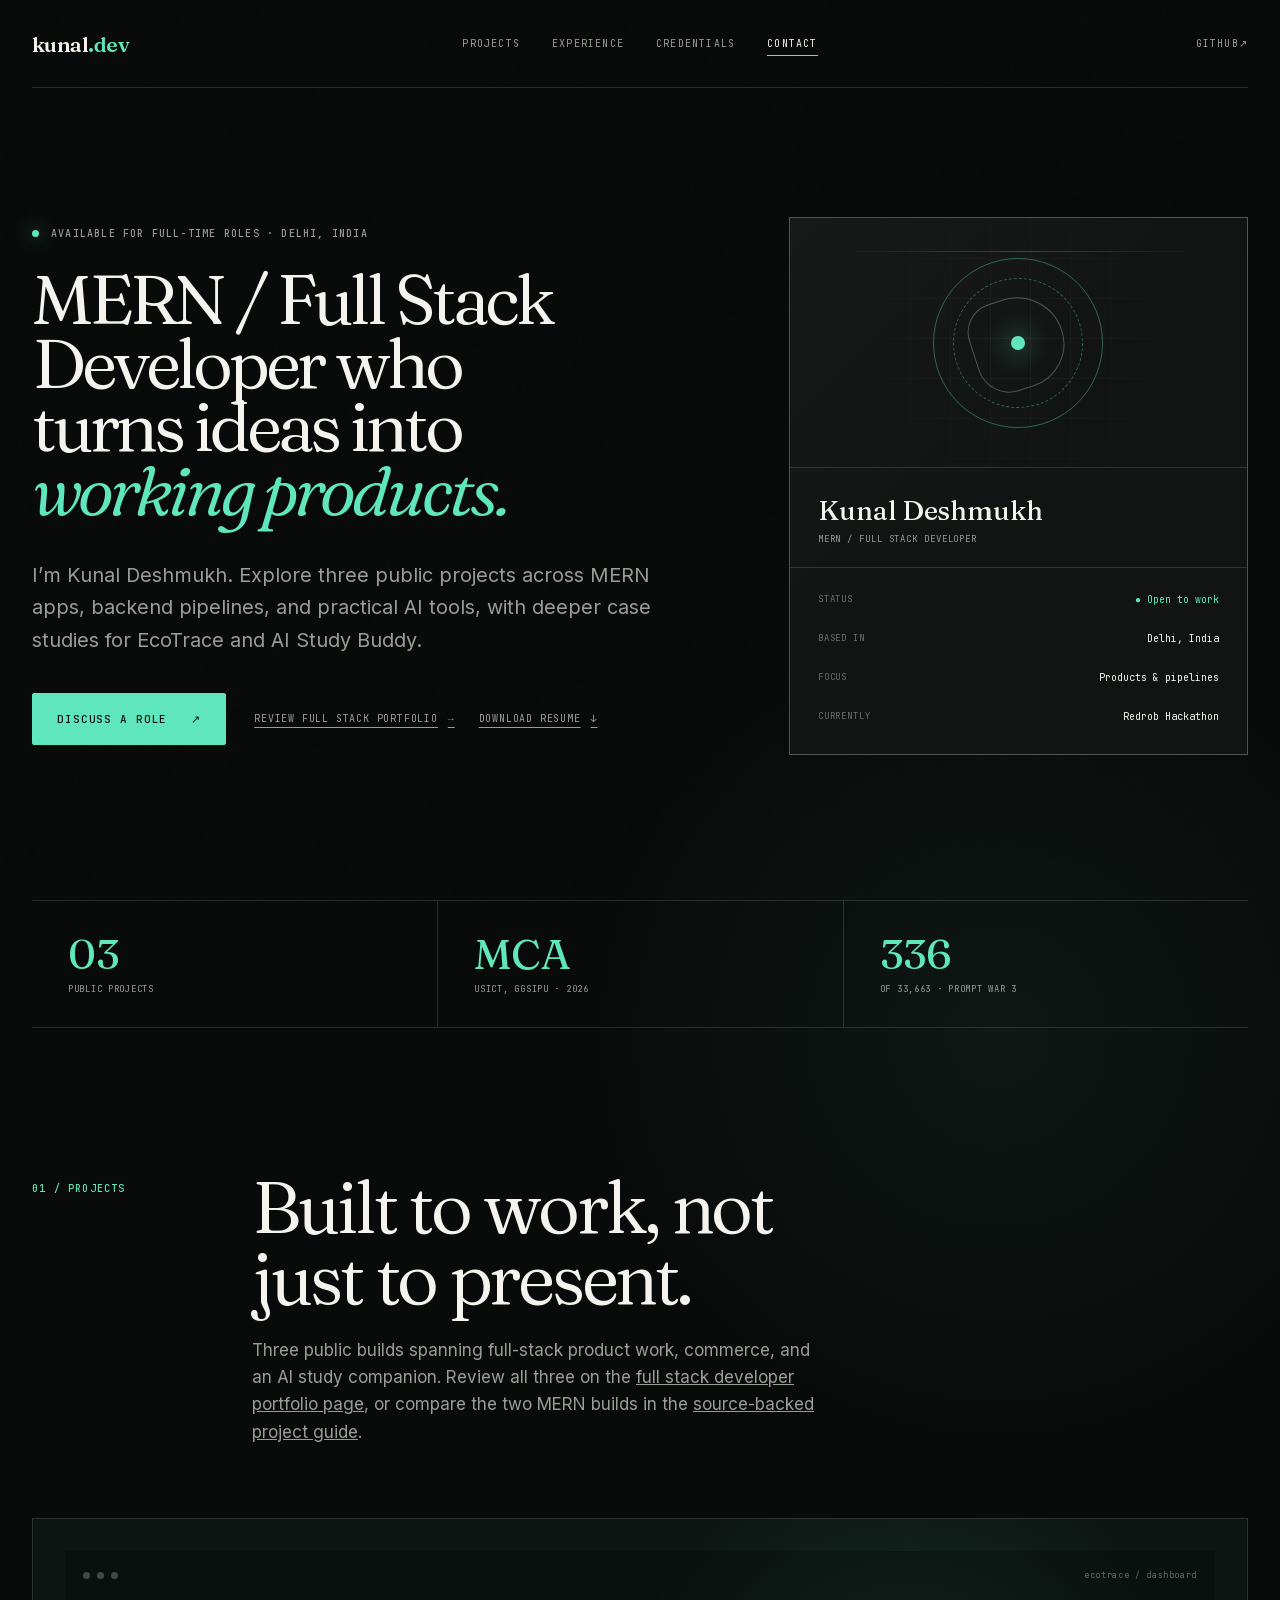
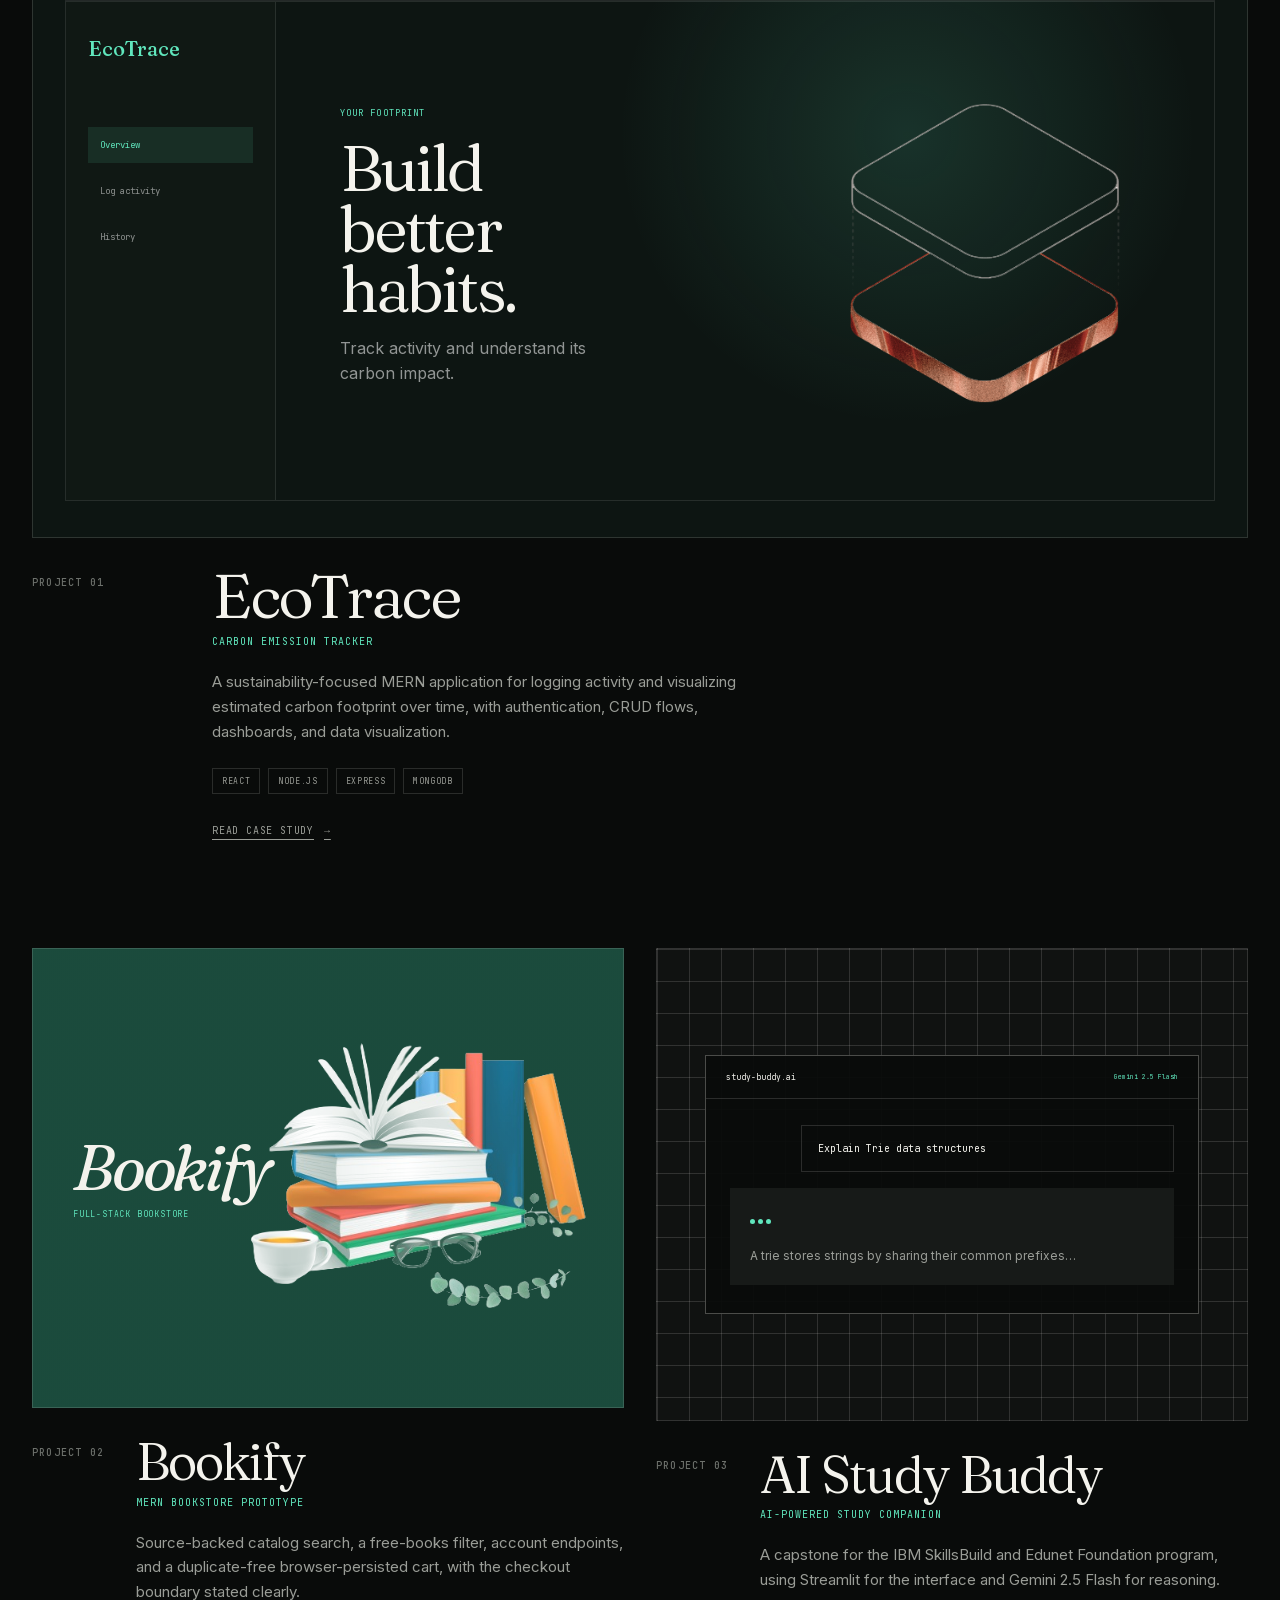
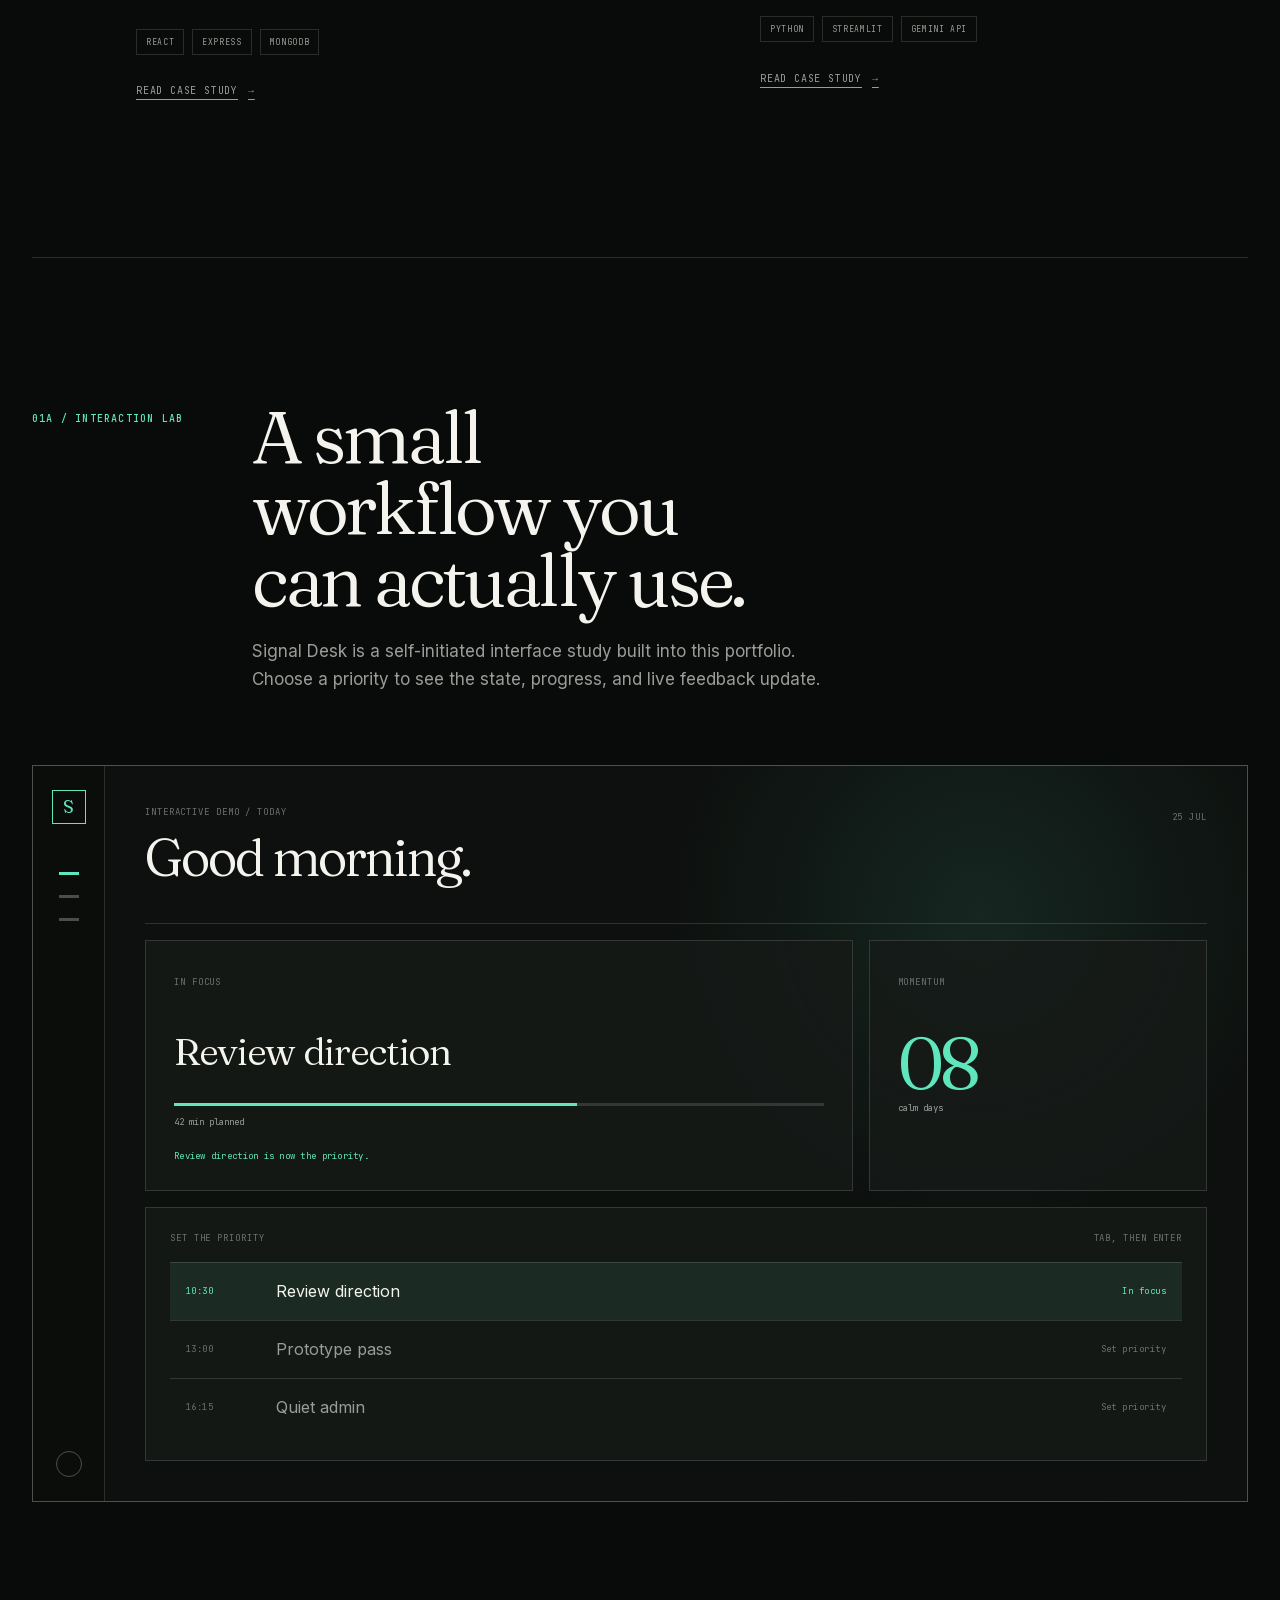
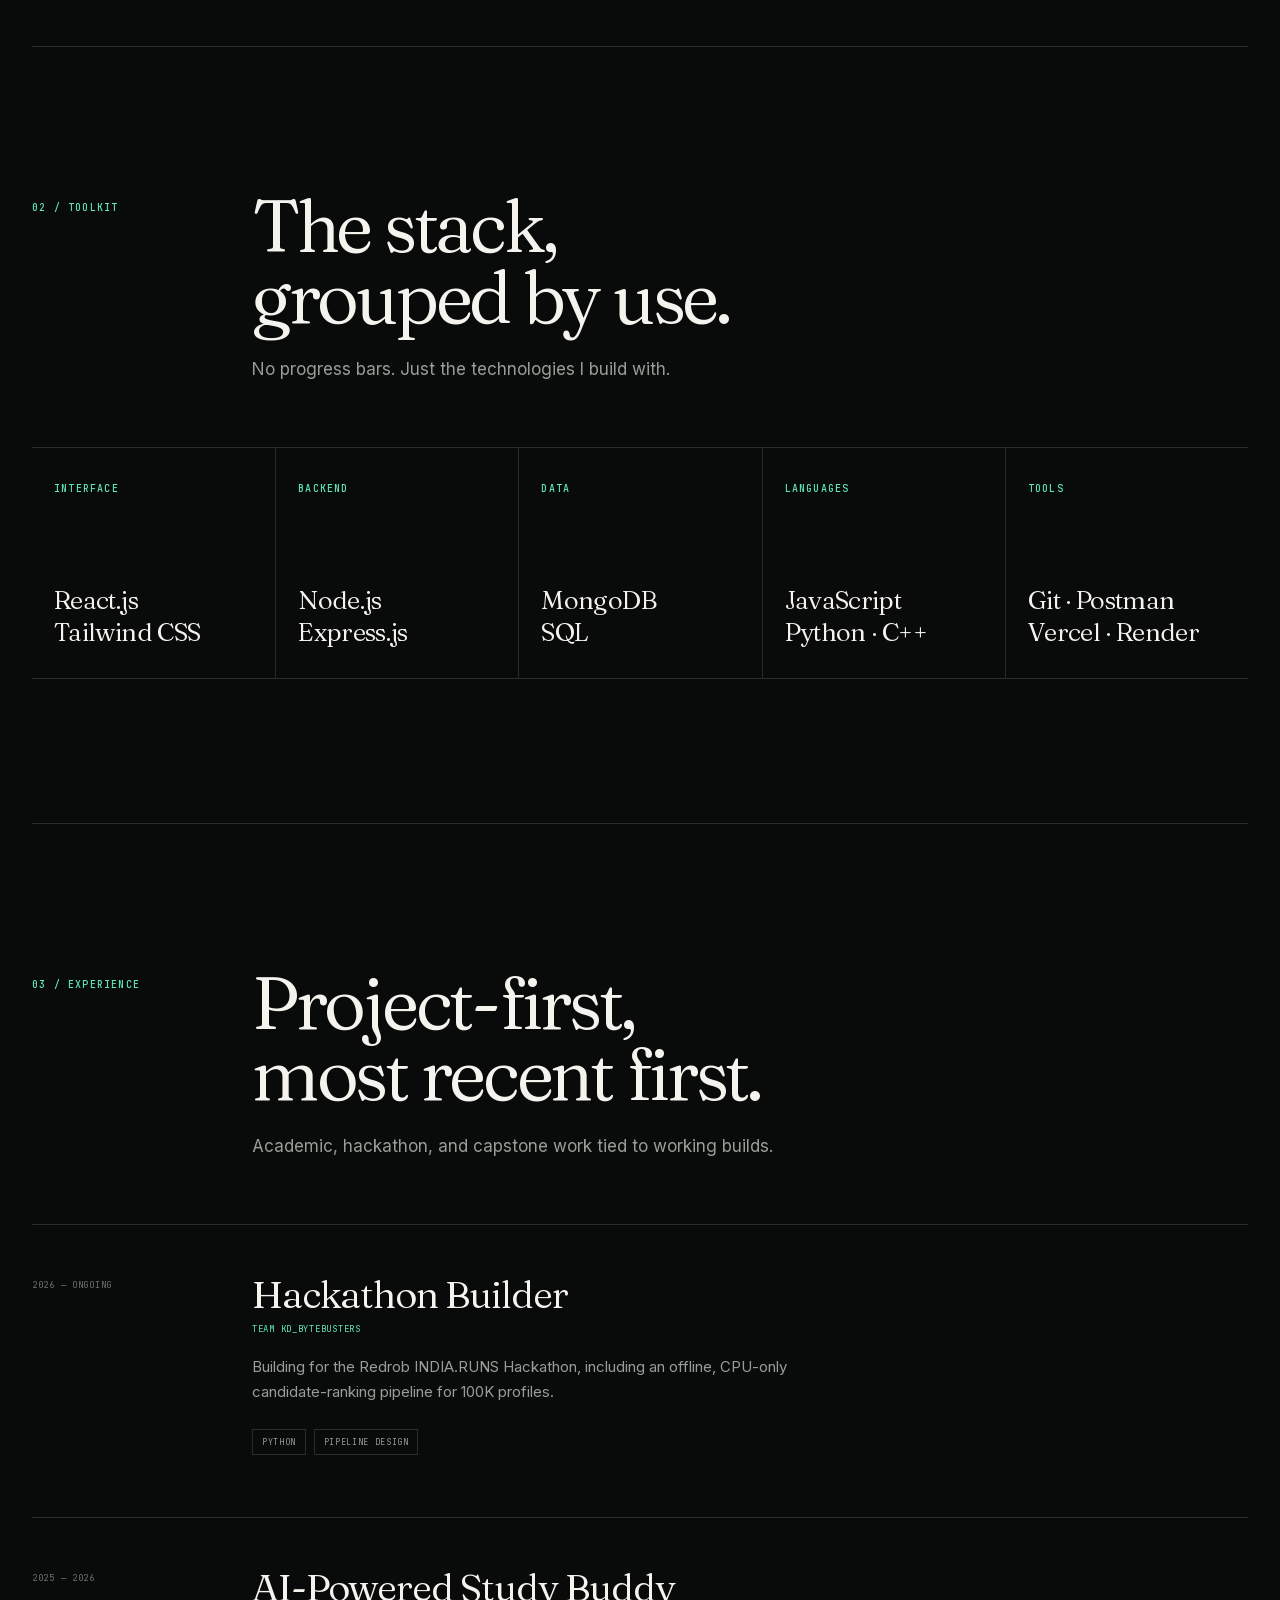
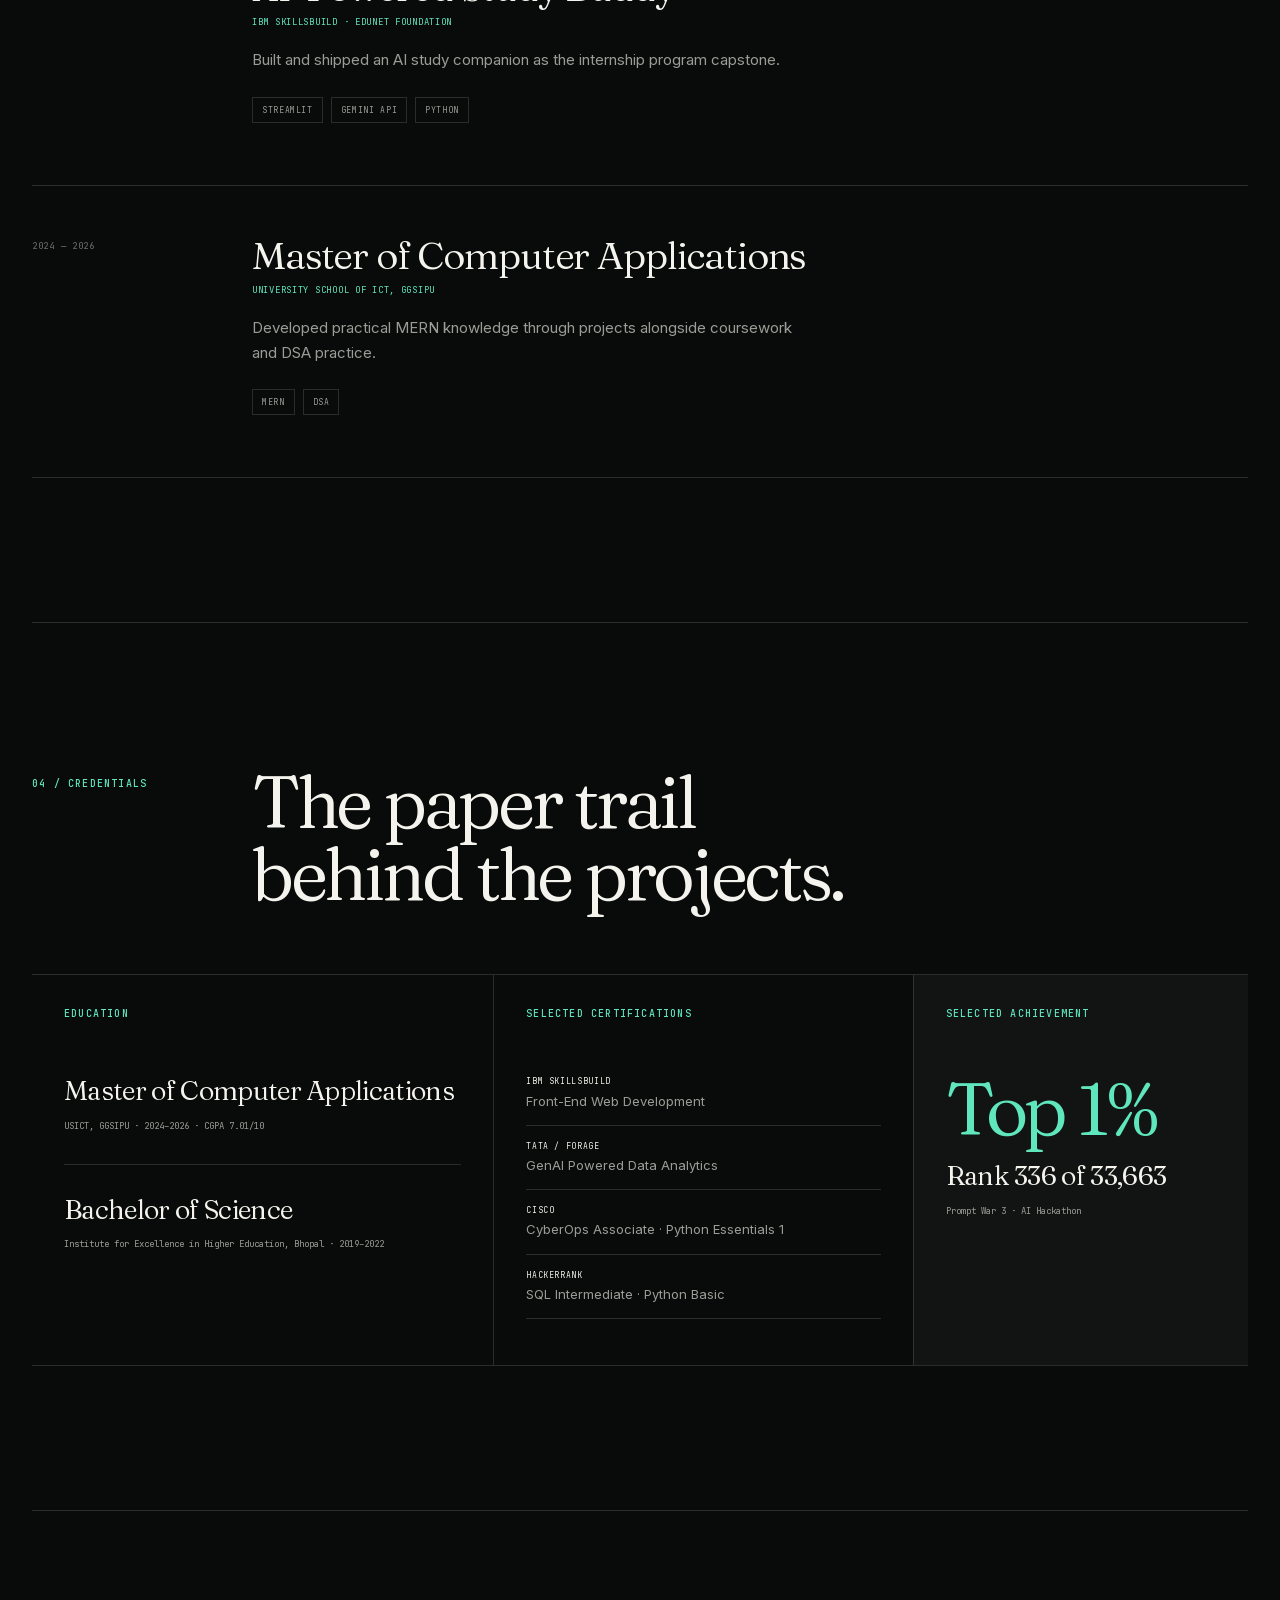
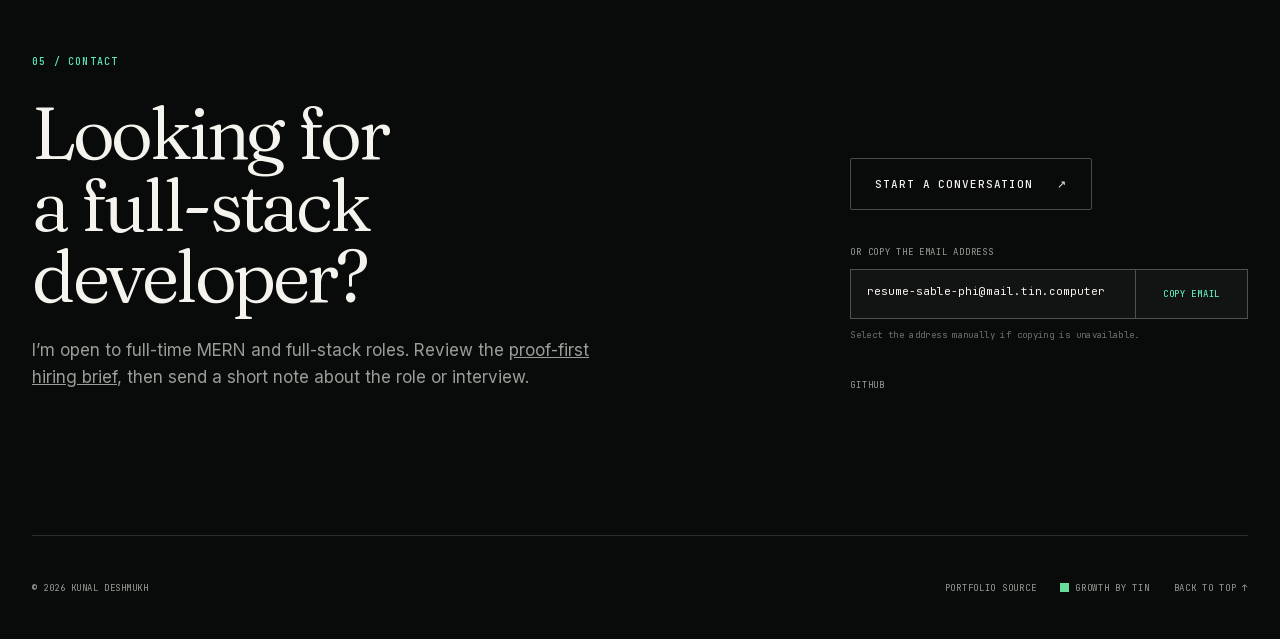
<file: index.html>
<!doctype html>
<html lang="en">
  <head>
    <meta charset="UTF-8" />
    <meta name="viewport" content="width=device-width, initial-scale=1.0" />
    <meta
      name="description"
      content="Kunal Deshmukh is a MERN and full-stack developer in Delhi with three public projects spanning MERN applications, backend pipelines, and practical tools."
    />
    <meta name="theme-color" content="#090b0a" />
    <link rel="canonical" href="https://resume-sable-phi.vercel.app/" />
    <meta
      property="og:title"
      content="Kunal Deshmukh | MERN &amp; Full-Stack Developer"
    />
    <meta
      property="og:description"
      content="MERN applications, backend pipelines, and practical full-stack work by Kunal Deshmukh."
    />
    <meta property="og:type" content="website" />
    <meta
      property="og:url"
      content="https://resume-sable-phi.vercel.app/"
    />
    <meta property="og:site_name" content="Kunal Deshmukh" />
    <meta property="og:locale" content="en_US" />
    <meta
      property="og:image"
      content="https://resume-sable-phi.vercel.app/social-preview.png"
    />
    <meta
      property="og:image:secure_url"
      content="https://resume-sable-phi.vercel.app/social-preview.png"
    />
    <meta property="og:image:type" content="image/png" />
    <meta property="og:image:width" content="1200" />
    <meta property="og:image:height" content="630" />
    <meta
      property="og:image:alt"
      content="Kunal Deshmukh, MERN and full-stack developer"
    />
    <meta name="twitter:card" content="summary_large_image" />
    <meta
      name="twitter:title"
      content="Kunal Deshmukh | MERN &amp; Full-Stack Developer"
    />
    <meta
      name="twitter:description"
      content="MERN applications, backend pipelines, and practical full-stack work by Kunal Deshmukh."
    />
    <meta
      name="twitter:image"
      content="https://resume-sable-phi.vercel.app/social-preview.png"
    />
    <meta
      name="twitter:image:alt"
      content="Kunal Deshmukh, MERN and full-stack developer"
    />
    <title>Kunal Deshmukh | MERN / Full Stack Developer</title>
    <link rel="icon" href="/favicon.svg" type="image/svg+xml" />
    <link rel="stylesheet" href="/styles.css" />
    <script type="application/ld+json">
      {
        "@context": "https://schema.org",
        "@graph": [
          {
            "@type": "WebSite",
            "@id": "https://resume-sable-phi.vercel.app/#website",
            "url": "https://resume-sable-phi.vercel.app/",
            "name": "Kunal Deshmukh",
            "description": "Kunal Deshmukh's MERN and full-stack development portfolio.",
            "inLanguage": "en"
          },
          {
            "@type": "ProfilePage",
            "@id": "https://resume-sable-phi.vercel.app/#profile",
            "url": "https://resume-sable-phi.vercel.app/",
            "name": "Kunal Deshmukh | MERN & Full-Stack Developer",
            "description": "The portfolio of Kunal Deshmukh, a MERN and full-stack developer based in Delhi, India.",
            "inLanguage": "en",
            "isPartOf": {
              "@id": "https://resume-sable-phi.vercel.app/#website"
            },
            "mainEntity": {
              "@type": "Person",
              "@id": "https://resume-sable-phi.vercel.app/#kunal-deshmukh",
              "name": "Kunal Deshmukh",
              "url": "https://resume-sable-phi.vercel.app/",
              "description": "MERN and full-stack developer based in Delhi, India.",
              "sameAs": ["https://github.com/Kunal77744"]
            }
          }
        ]
      }
    </script>
    <script src="/analytics-control.js"></script>
    <script>
      window.__portfolioAnalyticsEnabled =
        window.PortfolioAnalytics.isEnabled(window.location.search);

      !(function (document, posthog) {
        if (!window.__portfolioAnalyticsEnabled || posthog.__SV) return;

        window.posthog = posthog;
        posthog._i = [];
        posthog.init = function (apiKey, config, name) {
          function stub(target, method) {
            target[method] = function () {
              target.push(
                [method].concat(Array.prototype.slice.call(arguments, 0)),
              );
            };
          }

          const script = document.createElement("script");
          script.type = "text/javascript";
          script.crossOrigin = "anonymous";
          script.async = true;
          script.src =
            config.api_host.replace(".i.posthog.com", "-assets.i.posthog.com") +
            "/static/array.js";

          const firstScript = document.getElementsByTagName("script")[0];
          firstScript.parentNode.insertBefore(script, firstScript);

          let instance = posthog;
          if (name !== undefined) {
            instance = posthog[name] = [];
          } else {
            name = "posthog";
          }

          instance.people = instance.people || [];
          instance.toString = function (includePeople) {
            let label = "posthog";
            if (name !== "posthog") label += "." + name;
            if (!includePeople) label += " (stub)";
            return label;
          };
          instance.people.toString = function () {
            return instance.toString(1) + ".people (stub)";
          };

          const methods = [
            "capture",
            "identify",
            "alias",
            "register",
            "register_once",
            "unregister",
            "reset",
          ];

          methods.forEach(function (method) {
            stub(instance, method);
          });

          posthog._i.push([apiKey, config, name]);
        };
        posthog.__SV = 1;
      })(document, window.posthog || []);

      window.posthog?.init("phc_Ar99UYERT9QEw5CzW9LT9dWdL9mJppdsj7yM3DpEzFdC", {
        api_host: "https://us.i.posthog.com",
        autocapture: false,
        capture_pageview: true,
        capture_pageleave: false,
        disable_session_recording: true,
        person_profiles: "identified_only",
      });
    </script>
    <script src="/source-attribution.js" defer></script>
    <script src="/script.js" defer></script>
  </head>
  <body id="top">
    <a class="skip-link" href="#main">Skip to content</a>
    <div class="scroll-progress" aria-hidden="true">
      <span data-scroll-progress></span>
    </div>
    <div class="ambient-spotlight" data-ambient-spotlight aria-hidden="true"></div>

    <header class="site-header">
      <a
        class="wordmark"
        href="#top"
        aria-label="kunal.dev, Kunal Deshmukh home"
      >
        kunal<span>.dev</span>
      </a>
      <nav class="primary-navigation" aria-label="Primary navigation">
        <a href="#projects">Projects</a>
        <a href="#experience">Experience</a>
        <a href="#credentials">Credentials</a>
        <a href="#contact">Contact</a>
      </nav>
      <nav class="header-profiles" aria-label="Kunal Deshmukh profile">
        <a
          class="header-social"
          href="https://github.com/Kunal77744"
          target="_blank"
          rel="noopener noreferrer"
        >
          GitHub <span aria-hidden="true">↗</span>
        </a>
      </nav>
    </header>

    <main id="main">
      <section class="hero" aria-labelledby="hero-title">
        <div class="hero-copy">
          <p class="status-line">
            <span aria-hidden="true"></span>
            Available for full-time roles · Delhi, India
          </p>
          <h1 id="hero-title" class="hero-title-buyer">
            MERN / Full Stack Developer who turns ideas into
            <em>working products.</em>
          </h1>
          <p class="hero-intro">
            I’m Kunal Deshmukh. Explore three public projects across MERN apps,
            backend pipelines, and practical AI tools, with deeper case studies
            for EcoTrace and AI Study Buddy.
          </p>
          <div class="hero-actions">
            <a
              id="contact-hero"
              class="primary-action"
              data-contact-location="hero"
              aria-label="Discuss a role with Kunal Deshmukh by email"
              href="mailto:resume-sable-phi@mail.tin.computer?subject=MERN%20and%20full-stack%20role%20inquiry"
            >
              Discuss a role
              <span aria-hidden="true">↗</span>
            </a>
            <div class="hero-supporting-actions" aria-label="Portfolio resources">
              <a class="text-action" href="/project-proof/">
                Review full stack portfolio <span aria-hidden="true">→</span>
              </a>
              <a
                class="text-action"
                href="/Kunal-Deshmukh-Full-Stack-Developer-Resume.pdf"
                download="Kunal-Deshmukh-Full-Stack-Developer-Resume.pdf"
                data-resume-download
              >
                Download resume <span aria-hidden="true">↓</span>
              </a>
            </div>
          </div>
        </div>

        <aside class="profile-panel" aria-label="Kunal Deshmukh profile summary">
          <div class="profile-orbit" aria-hidden="true">
            <span class="orbit orbit-a"></span>
            <span class="orbit orbit-b"></span>
            <span class="orbit orbit-c"></span>
            <span class="orbit-core"></span>
          </div>
          <div class="profile-heading">
            <p>Kunal Deshmukh</p>
            <span>MERN / Full Stack Developer</span>
          </div>
          <dl>
            <div>
              <dt>Status</dt>
              <dd class="open-status">Open to work</dd>
            </div>
            <div>
              <dt>Based in</dt>
              <dd>Delhi, India</dd>
            </div>
            <div>
              <dt>Focus</dt>
              <dd>Products &amp; pipelines</dd>
            </div>
            <div>
              <dt>Currently</dt>
              <dd>Redrob Hackathon</dd>
            </div>
          </dl>
        </aside>
      </section>

      <section class="proof-strip" aria-label="Portfolio highlights">
        <div>
          <strong>03</strong>
          <span>Public projects</span>
        </div>
        <div>
          <strong>MCA</strong>
          <span>USICT, GGSIPU · 2026</span>
        </div>
        <div>
          <strong>336</strong>
          <span>of 33,663 · Prompt War 3</span>
        </div>
      </section>

      <section class="section projects" id="projects" aria-labelledby="projects-title">
        <header class="section-heading">
          <p class="section-index">01 / Projects</p>
          <div>
            <h2 id="projects-title">Built to work, not just to present.</h2>
            <p>
              Three public builds spanning full-stack product work, commerce,
              and an AI study companion. Review all three on the
              <a href="/project-proof/">full stack developer portfolio page</a>, or compare
              the two MERN builds in the
              <a href="/mern-stack-portfolio-projects/">source-backed project guide</a>.
            </p>
          </div>
        </header>

        <div class="project-list">
          <article class="project project-featured">
            <div class="project-art ecotrace-art">
              <div class="browser-chrome" aria-hidden="true">
                <span></span><span></span><span></span>
                <small>ecotrace / dashboard</small>
              </div>
              <div class="eco-dashboard" aria-hidden="true">
                <div class="eco-sidebar">
                  <b>EcoTrace</b>
                  <span class="eco-nav-active">Overview</span>
                  <span>Log activity</span>
                  <span>History</span>
                </div>
                <div class="eco-canvas">
                  <div class="eco-copy">
                    <small>YOUR FOOTPRINT</small>
                    <strong>Build better habits.</strong>
                    <p>Track activity and understand its carbon impact.</p>
                  </div>
                  <img
                    src="/assets/projects/ecotrace-hero.png"
                    alt=""
                    width="343"
                    height="361"
                  />
                </div>
              </div>
            </div>
            <div class="project-copy">
              <div class="project-number">Project 01</div>
              <div>
                <h3>EcoTrace</h3>
                <p class="project-subtitle">Carbon emission tracker</p>
                <p>
                  A sustainability-focused MERN application for logging
                  activity and visualizing estimated carbon footprint over
                  time, with authentication, CRUD flows, dashboards, and data
                  visualization.
                </p>
                <ul
                  class="tag-list"
                  role="list"
                  aria-label="EcoTrace technologies"
                >
                  <li>React</li>
                  <li>Node.js</li>
                  <li>Express</li>
                  <li>MongoDB</li>
                </ul>
                <a
                  class="project-link"
                  href="/projects/ecotrace/"
                >
                  Read case study <span aria-hidden="true">→</span>
                </a>
              </div>
            </div>
          </article>

          <div class="project-grid">
            <article class="project">
              <div class="project-art bookify-art">
                <div class="bookify-title" aria-hidden="true">
                  <span>Bookify</span>
                  <small>Full-stack bookstore</small>
                </div>
                <img
                  src="/assets/projects/bookify-banner.png"
                  alt="A stack of books used in the Bookify project"
                  width="460"
                  height="356"
                />
              </div>
              <div class="project-copy">
                <div class="project-number">Project 02</div>
                <div>
                  <h3>Bookify</h3>
                  <p class="project-subtitle">MERN bookstore prototype</p>
                  <p>
                    Source-backed catalog search, a free-books filter, account
                    endpoints, and a duplicate-free browser-persisted cart,
                    with the checkout boundary stated clearly.
                  </p>
                  <ul
                    class="tag-list"
                    role="list"
                    aria-label="Bookify technologies"
                  >
                    <li>React</li>
                    <li>Express</li>
                    <li>MongoDB</li>
                  </ul>
                  <a
                    class="project-link"
                    href="/projects/bookify/"
                  >
                    Read case study <span aria-hidden="true">→</span>
                  </a>
                </div>
              </div>
            </article>

            <article class="project">
              <div class="project-art study-art">
                <div class="study-window" aria-hidden="true">
                  <div class="study-topbar">
                    <span>study-buddy.ai</span>
                    <small>Gemini 2.5 Flash</small>
                  </div>
                  <div class="study-prompt">Explain Trie data structures</div>
                  <div class="study-answer">
                    <span></span><span></span><span></span>
                    <p>
                      A trie stores strings by sharing their common prefixes…
                    </p>
                  </div>
                </div>
              </div>
              <div class="project-copy">
                <div class="project-number">Project 03</div>
                <div>
                  <h3>AI Study Buddy</h3>
                  <p class="project-subtitle">AI-powered study companion</p>
                  <p>
                    A capstone for the IBM SkillsBuild and Edunet Foundation
                    program, using Streamlit for the interface and Gemini 2.5
                    Flash for reasoning.
                  </p>
                  <ul
                    class="tag-list"
                    role="list"
                    aria-label="AI Study Buddy technologies"
                  >
                    <li>Python</li>
                    <li>Streamlit</li>
                    <li>Gemini API</li>
                  </ul>
                  <a
                    class="project-link"
                    href="/projects/ai-study-buddy/"
                  >
                    Read case study <span aria-hidden="true">→</span>
                  </a>
                </div>
              </div>
            </article>
          </div>
        </div>
      </section>

      <section
        class="section signal-lab"
        id="interaction"
        aria-labelledby="interaction-title"
      >
        <header class="section-heading">
          <p class="section-index">01A / Interaction lab</p>
          <div>
            <h2 id="interaction-title">A small workflow you can actually use.</h2>
            <p>
              Signal Desk is a self-initiated interface study built into this
              portfolio. Choose a priority to see the state, progress, and live
              feedback update.
            </p>
          </div>
        </header>

        <div
          class="signal-desk"
          data-signal-desk
          role="group"
          aria-labelledby="signal-demo-title"
          aria-describedby="signal-demo-instructions"
        >
          <div class="signal-rail" aria-hidden="true">
            <span class="signal-logo">S</span>
            <span class="signal-rail-item signal-rail-item--active"></span>
            <span class="signal-rail-item"></span>
            <span class="signal-rail-item"></span>
            <span class="signal-avatar"></span>
          </div>

          <div class="signal-workspace">
            <div class="signal-topline">
              <div>
                <span class="signal-kicker" id="signal-demo-title">
                  Interactive demo / Today
                </span>
                <strong>Good morning.</strong>
              </div>
              <span class="signal-date" aria-hidden="true">25 Jul</span>
            </div>

            <div class="signal-grid">
              <div class="signal-focus" aria-live="polite" aria-atomic="true">
                <span class="signal-kicker">In focus</span>
                <strong data-signal-focus-title>Review direction</strong>
                <div
                  class="signal-progress"
                  role="progressbar"
                  aria-label="Planned focus progress"
                  aria-valuemin="0"
                  aria-valuemax="100"
                  aria-valuenow="62"
                >
                  <span data-signal-progress></span>
                </div>
                <small data-signal-focus-time>42 min planned</small>
                <p class="signal-feedback" data-signal-feedback>
                  Review direction is now the priority.
                </p>
              </div>

              <div class="signal-metric" aria-hidden="true">
                <span class="signal-kicker">Momentum</span>
                <strong>08</strong>
                <small>calm days</small>
              </div>

              <div class="signal-agenda">
                <div class="signal-agenda-heading">
                  <span class="signal-kicker">Set the priority</span>
                  <span class="signal-key-hint" id="signal-demo-instructions">
                    Tab, then Enter
                  </span>
                </div>
                <button
                  class="signal-task is-active"
                  type="button"
                  aria-pressed="true"
                  data-signal-priority="review"
                  data-signal-title="Review direction"
                  data-signal-time="42 min planned"
                  data-signal-progress-value="62"
                >
                  <time datetime="10:30">10:30</time>
                  <span>Review direction</span>
                  <small data-signal-task-status>In focus</small>
                </button>
                <button
                  class="signal-task"
                  type="button"
                  aria-pressed="false"
                  data-signal-priority="prototype"
                  data-signal-title="Prototype pass"
                  data-signal-time="68 min planned"
                  data-signal-progress-value="38"
                >
                  <time datetime="13:00">13:00</time>
                  <span>Prototype pass</span>
                  <small data-signal-task-status>Set priority</small>
                </button>
                <button
                  class="signal-task"
                  type="button"
                  aria-pressed="false"
                  data-signal-priority="admin"
                  data-signal-title="Quiet admin"
                  data-signal-time="24 min planned"
                  data-signal-progress-value="84"
                >
                  <time datetime="16:15">16:15</time>
                  <span>Quiet admin</span>
                  <small data-signal-task-status>Set priority</small>
                </button>
              </div>
            </div>
          </div>
        </div>
      </section>

      <section class="section skills" id="skills" aria-labelledby="skills-title">
        <header class="section-heading compact-heading">
          <p class="section-index">02 / Toolkit</p>
          <div>
            <h2 id="skills-title">The stack, grouped by use.</h2>
            <p>No progress bars. Just the technologies I build with.</p>
          </div>
        </header>
        <div class="skill-groups">
          <article>
            <span>Interface</span>
            <h3>React.js<br />Tailwind CSS</h3>
          </article>
          <article>
            <span>Backend</span>
            <h3>Node.js<br />Express.js</h3>
          </article>
          <article>
            <span>Data</span>
            <h3>MongoDB<br />SQL</h3>
          </article>
          <article>
            <span>Languages</span>
            <h3>JavaScript<br />Python · C++</h3>
          </article>
          <article>
            <span>Tools</span>
            <h3>Git · Postman<br />Vercel · Render</h3>
          </article>
        </div>
      </section>

      <section
        class="section experience"
        id="experience"
        aria-labelledby="experience-title"
      >
        <header class="section-heading compact-heading">
          <p class="section-index">03 / Experience</p>
          <div>
            <h2 id="experience-title">Project-first, most recent first.</h2>
            <p>Academic, hackathon, and capstone work tied to working builds.</p>
          </div>
        </header>
        <ol class="timeline">
          <li>
            <div class="timeline-date">2026 — ongoing</div>
            <div>
              <h3>Hackathon Builder</h3>
              <p class="timeline-place">Team KD_ByteBusters</p>
              <p>
                Building for the Redrob INDIA.RUNS Hackathon, including an
                offline, CPU-only candidate-ranking pipeline for 100K profiles.
              </p>
              <ul class="tag-list">
                <li>Python</li>
                <li>Pipeline design</li>
              </ul>
            </div>
          </li>
          <li>
            <div class="timeline-date">2025 — 2026</div>
            <div>
              <h3>AI-Powered Study Buddy</h3>
              <p class="timeline-place">IBM SkillsBuild · Edunet Foundation</p>
              <p>
                Built and shipped an AI study companion as the internship
                program capstone.
              </p>
              <ul class="tag-list">
                <li>Streamlit</li>
                <li>Gemini API</li>
                <li>Python</li>
              </ul>
            </div>
          </li>
          <li>
            <div class="timeline-date">2024 — 2026</div>
            <div>
              <h3>Master of Computer Applications</h3>
              <p class="timeline-place">
                University School of ICT, GGSIPU
              </p>
              <p>
                Developed practical MERN knowledge through projects alongside
                coursework and DSA practice.
              </p>
              <ul class="tag-list">
                <li>MERN</li>
                <li>DSA</li>
              </ul>
            </div>
          </li>
        </ol>
      </section>

      <section
        class="section credentials"
        id="credentials"
        aria-labelledby="credentials-title"
      >
        <header class="section-heading compact-heading">
          <p class="section-index">04 / Credentials</p>
          <div>
            <h2 id="credentials-title">The paper trail behind the projects.</h2>
          </div>
        </header>
        <div class="credential-grid">
          <article class="credential-education">
            <p>Education</p>
            <h3>Master of Computer Applications</h3>
            <span>USICT, GGSIPU · 2024–2026 · CGPA 7.01/10</span>
            <hr />
            <h3>Bachelor of Science</h3>
            <span>
              Institute for Excellence in Higher Education, Bhopal · 2019–2022
            </span>
          </article>
          <article>
            <p>Selected certifications</p>
            <ul class="credential-list">
              <li>
                <span>IBM SkillsBuild</span>
                Front-End Web Development
              </li>
              <li>
                <span>Tata / Forage</span>
                GenAI Powered Data Analytics
              </li>
              <li>
                <span>Cisco</span>
                CyberOps Associate · Python Essentials 1
              </li>
              <li>
                <span>HackerRank</span>
                SQL Intermediate · Python Basic
              </li>
            </ul>
          </article>
          <article class="credential-achievement">
            <p>Selected achievement</p>
            <strong>Top 1%</strong>
            <h3>Rank 336 of 33,663</h3>
            <span>Prompt War 3 · AI Hackathon</span>
          </article>
        </div>
      </section>

      <section class="contact" id="contact" aria-labelledby="contact-title">
        <div>
          <p class="section-index">05 / Contact</p>
          <h2 id="contact-title">Looking for a full-stack developer?</h2>
          <p>
            I’m open to full-time MERN and full-stack roles. Review the
            <a href="/hire-full-stack-developer/">proof-first hiring brief</a>,
            then send a short note about the role or interview.
          </p>
        </div>
        <div class="contact-side">
          <a
            id="contact-footer"
            class="secondary-action"
            data-contact-location="footer"
            aria-label="Start a conversation with Kunal Deshmukh by email"
            href="mailto:resume-sable-phi@mail.tin.computer?subject=MERN%20and%20full-stack%20role%20inquiry"
          >
            Start a conversation <span aria-hidden="true">↗</span>
          </a>
          <div
            class="contact-fallback"
            aria-labelledby="contact-fallback-title"
          >
            <p id="contact-fallback-title" class="contact-fallback-title">
              Or copy the email address
            </p>
            <div class="contact-copy-row">
              <span
                id="contact-email"
                class="contact-email"
                data-contact-email
                tabindex="0"
                aria-label="Kunal Deshmukh email address: resume-sable-phi@mail.tin.computer"
              >
                resume-sable-phi@mail.tin.computer
              </span>
              <button
                class="copy-email-action"
                type="button"
                data-copy-email
                data-copy-location="footer"
                aria-describedby="contact-copy-status"
              >
                <span data-copy-label>Copy email</span>
              </button>
            </div>
            <p
              id="contact-copy-status"
              class="contact-copy-status"
              role="status"
              aria-live="polite"
            >
              Select the address manually if copying is unavailable.
            </p>
          </div>
          <nav class="social-links" aria-label="Kunal Deshmukh profile">
            <a
              href="https://github.com/Kunal77744"
              target="_blank"
              rel="noopener noreferrer"
            >
              GitHub
            </a>
          </nav>
        </div>
      </section>
    </main>

    <footer class="site-footer">
      <p>© <span id="year">2026</span> Kunal Deshmukh</p>
      <div class="footer-links">
        <a
          class="source-link"
          href="https://github.com/Kunal77744/resume-"
          target="_blank"
          rel="noopener noreferrer"
        >
          Portfolio source
        </a>
        <a class="tin-credit" href="https://tin.computer">
          <svg viewBox="0 0 32 32" aria-hidden="true">
            <rect width="32" height="32" fill="#66DC9D"></rect>
          </svg>
          <span>Growth by Tin</span>
        </a>
        <a href="#top">Back to top ↑</a>
      </div>
    </footer>
  </body>
</html>
</file>
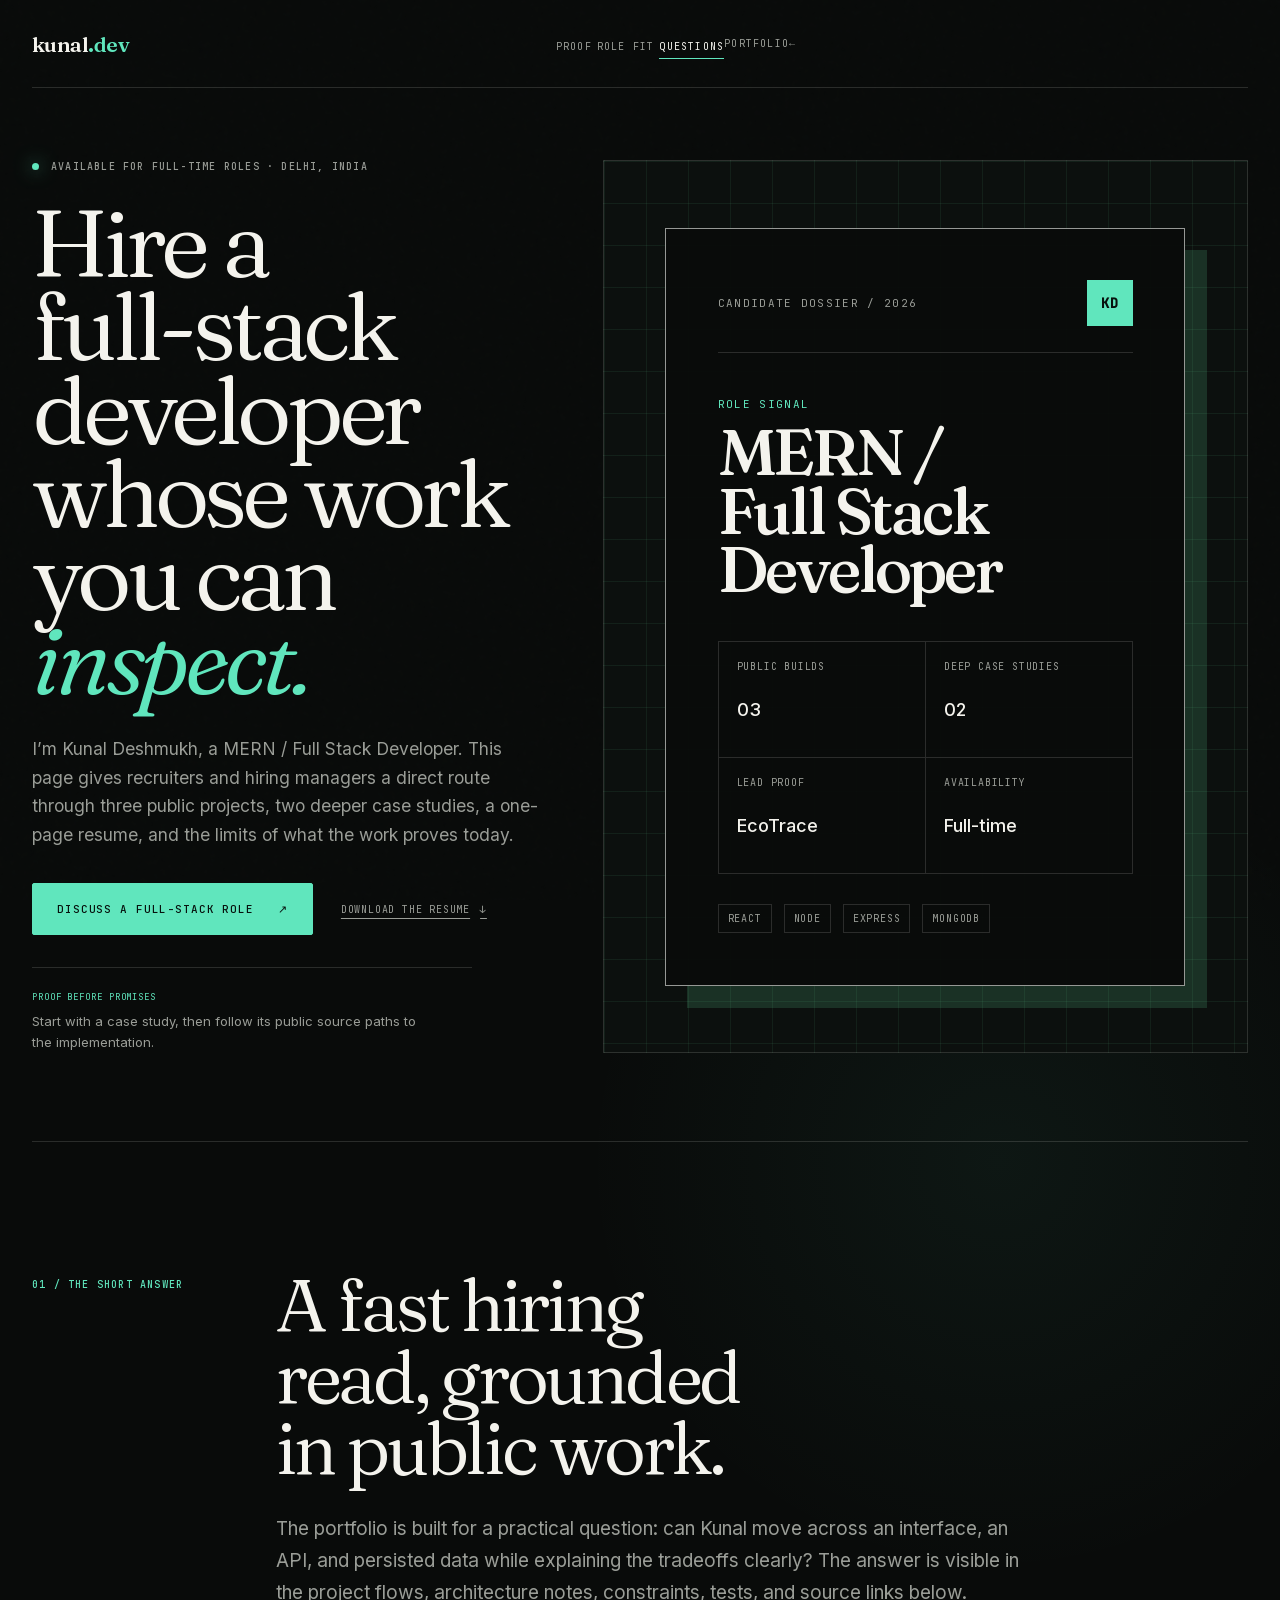
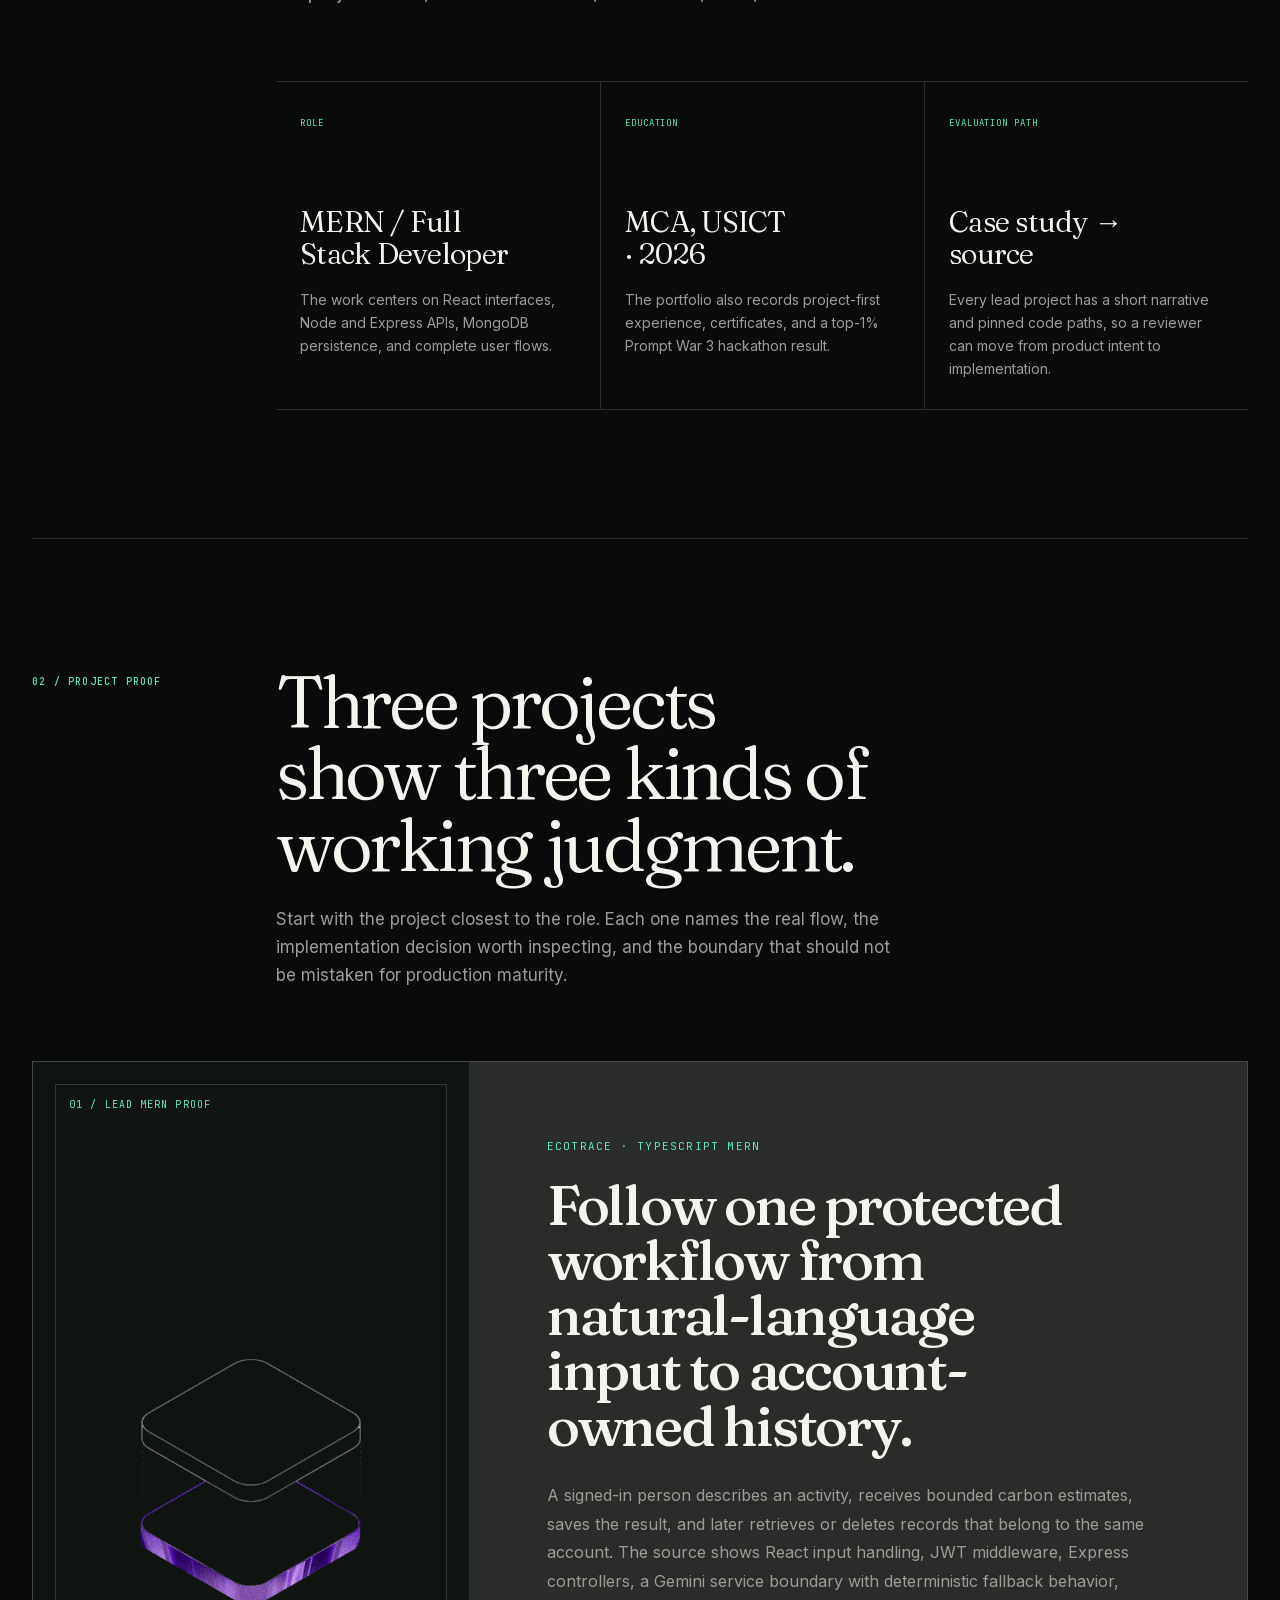
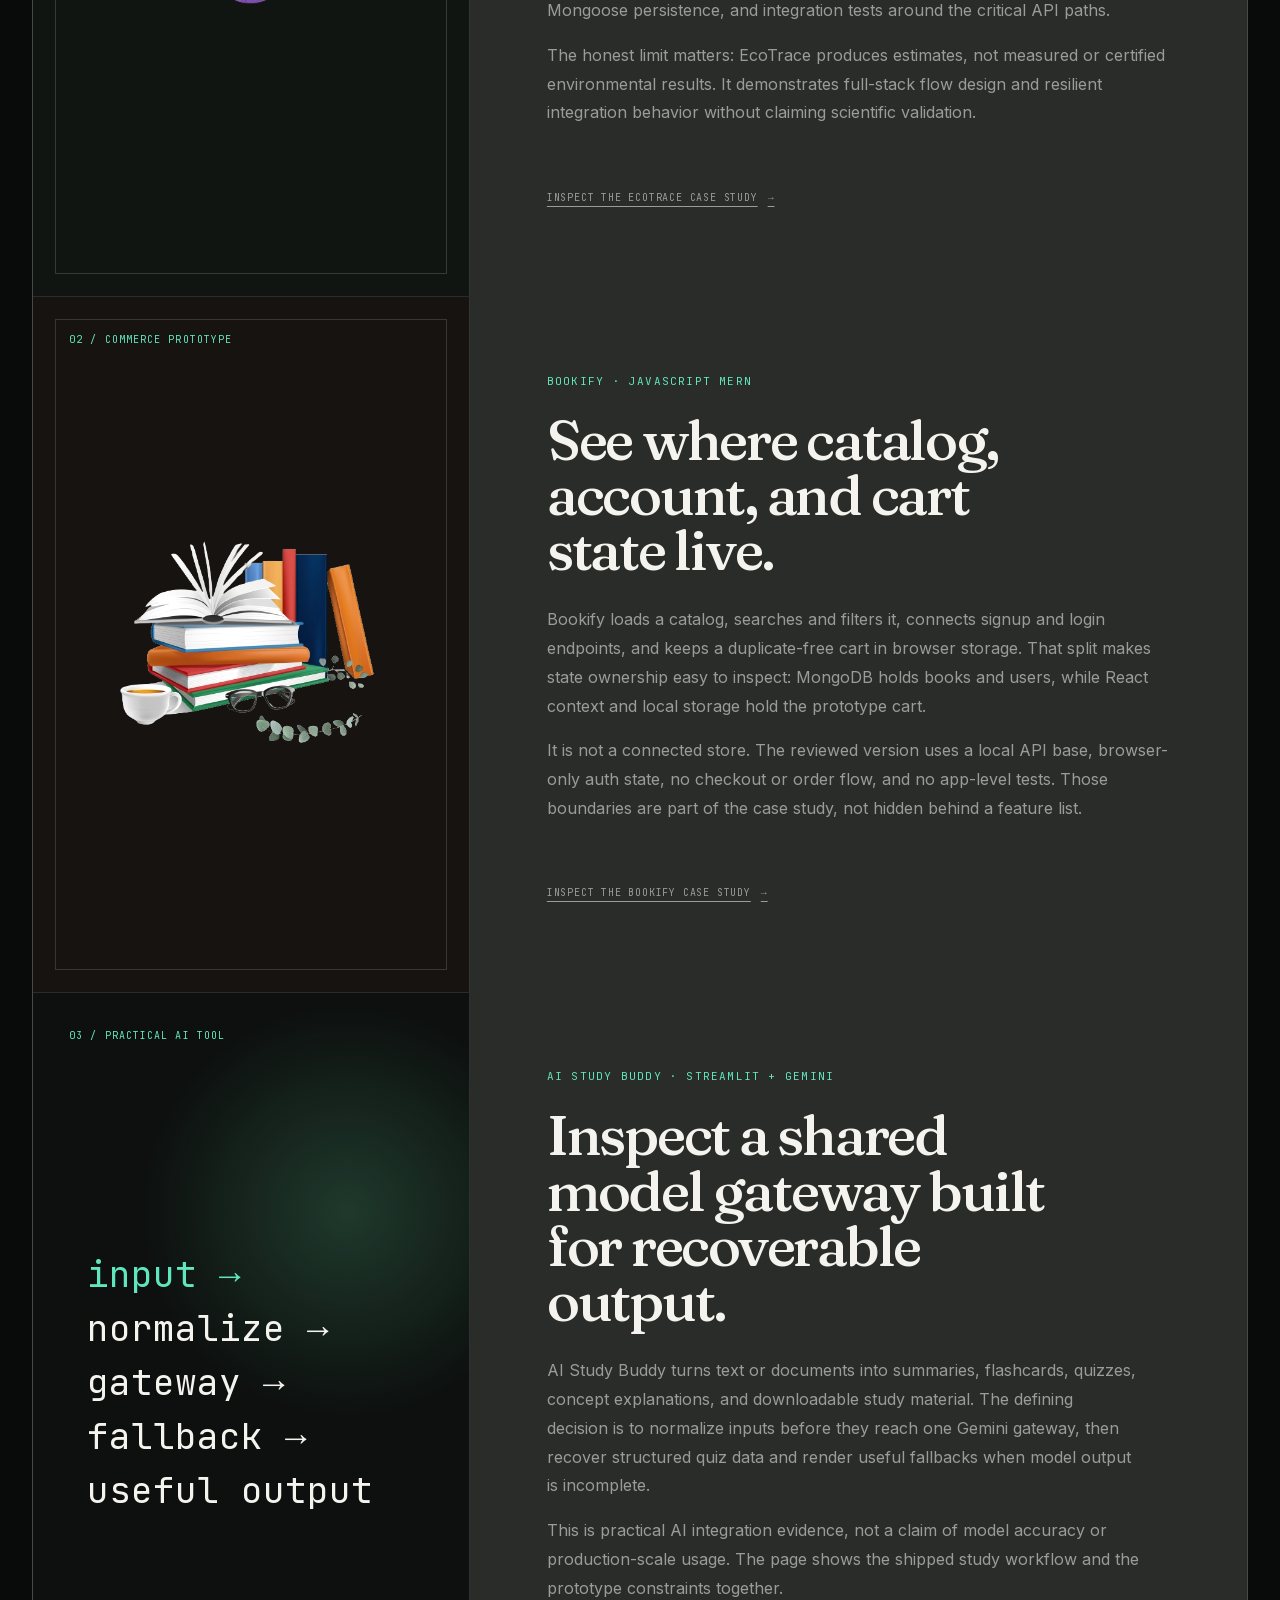
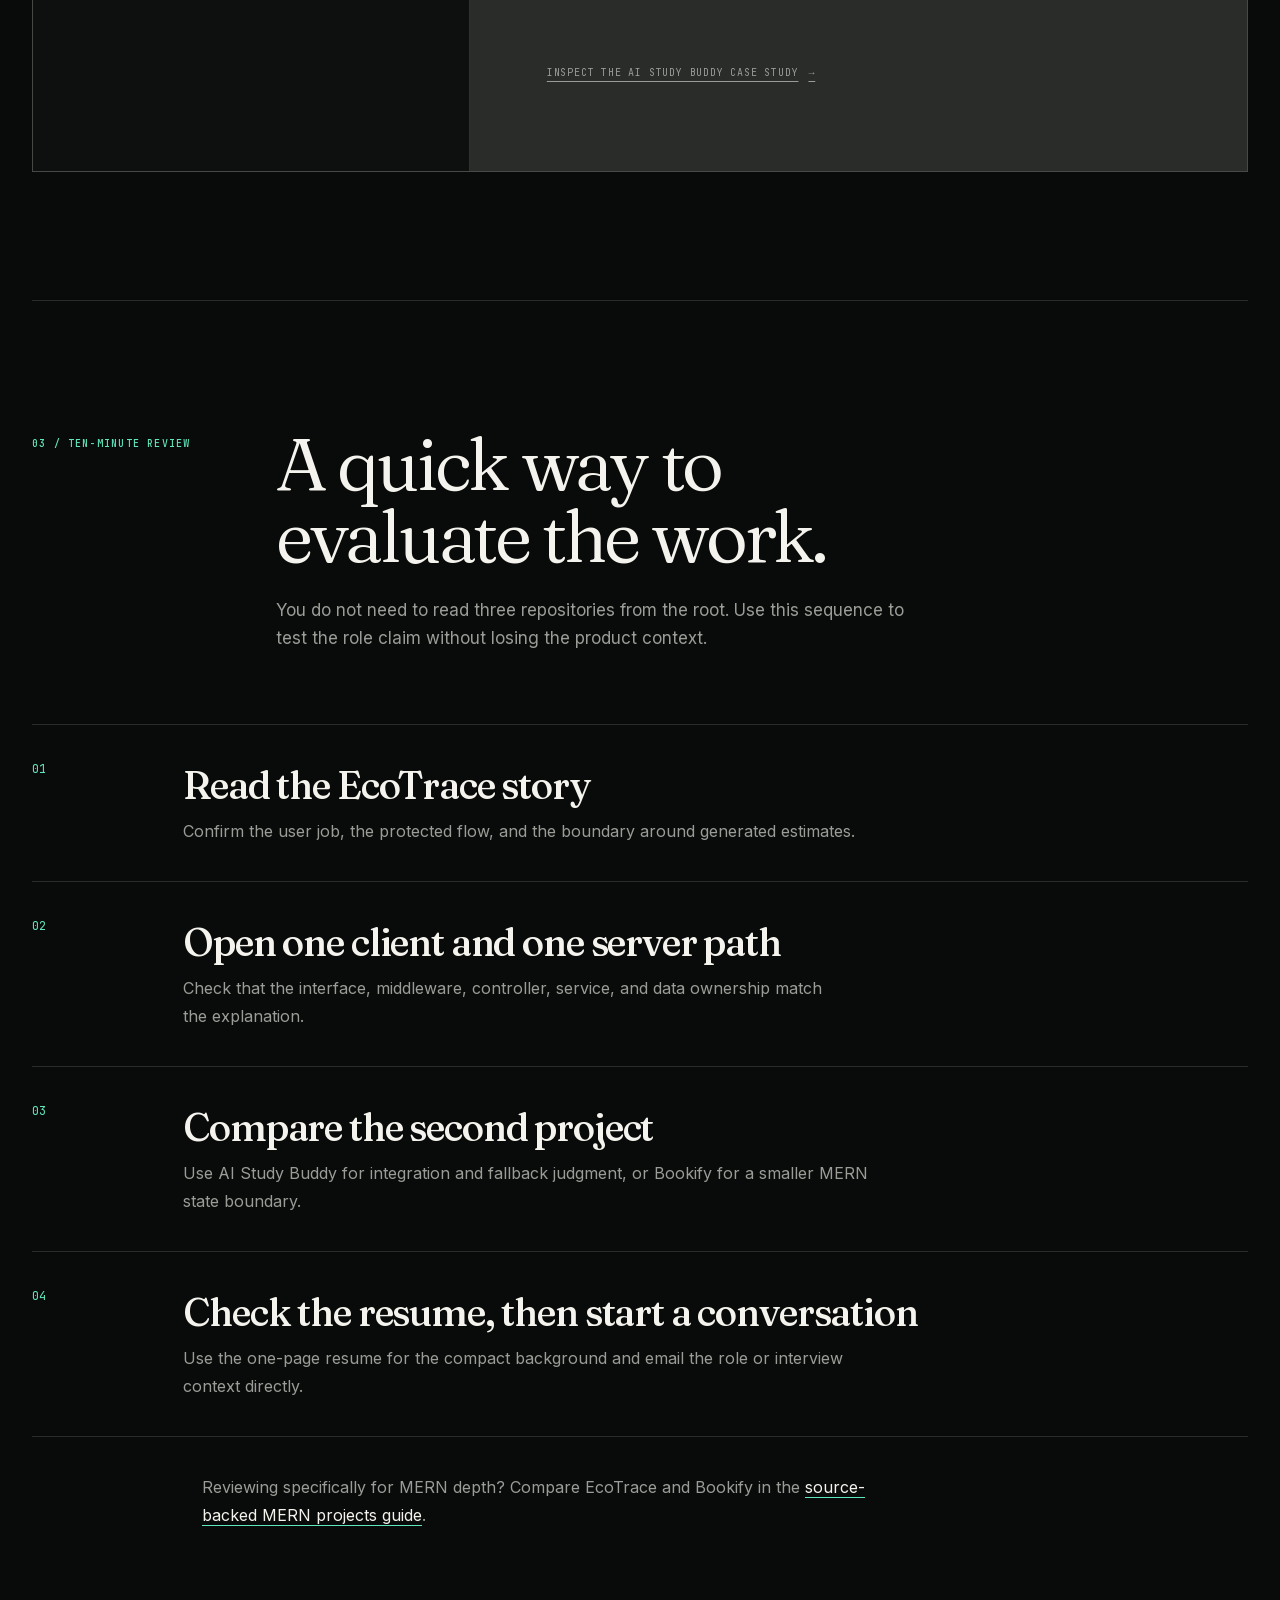
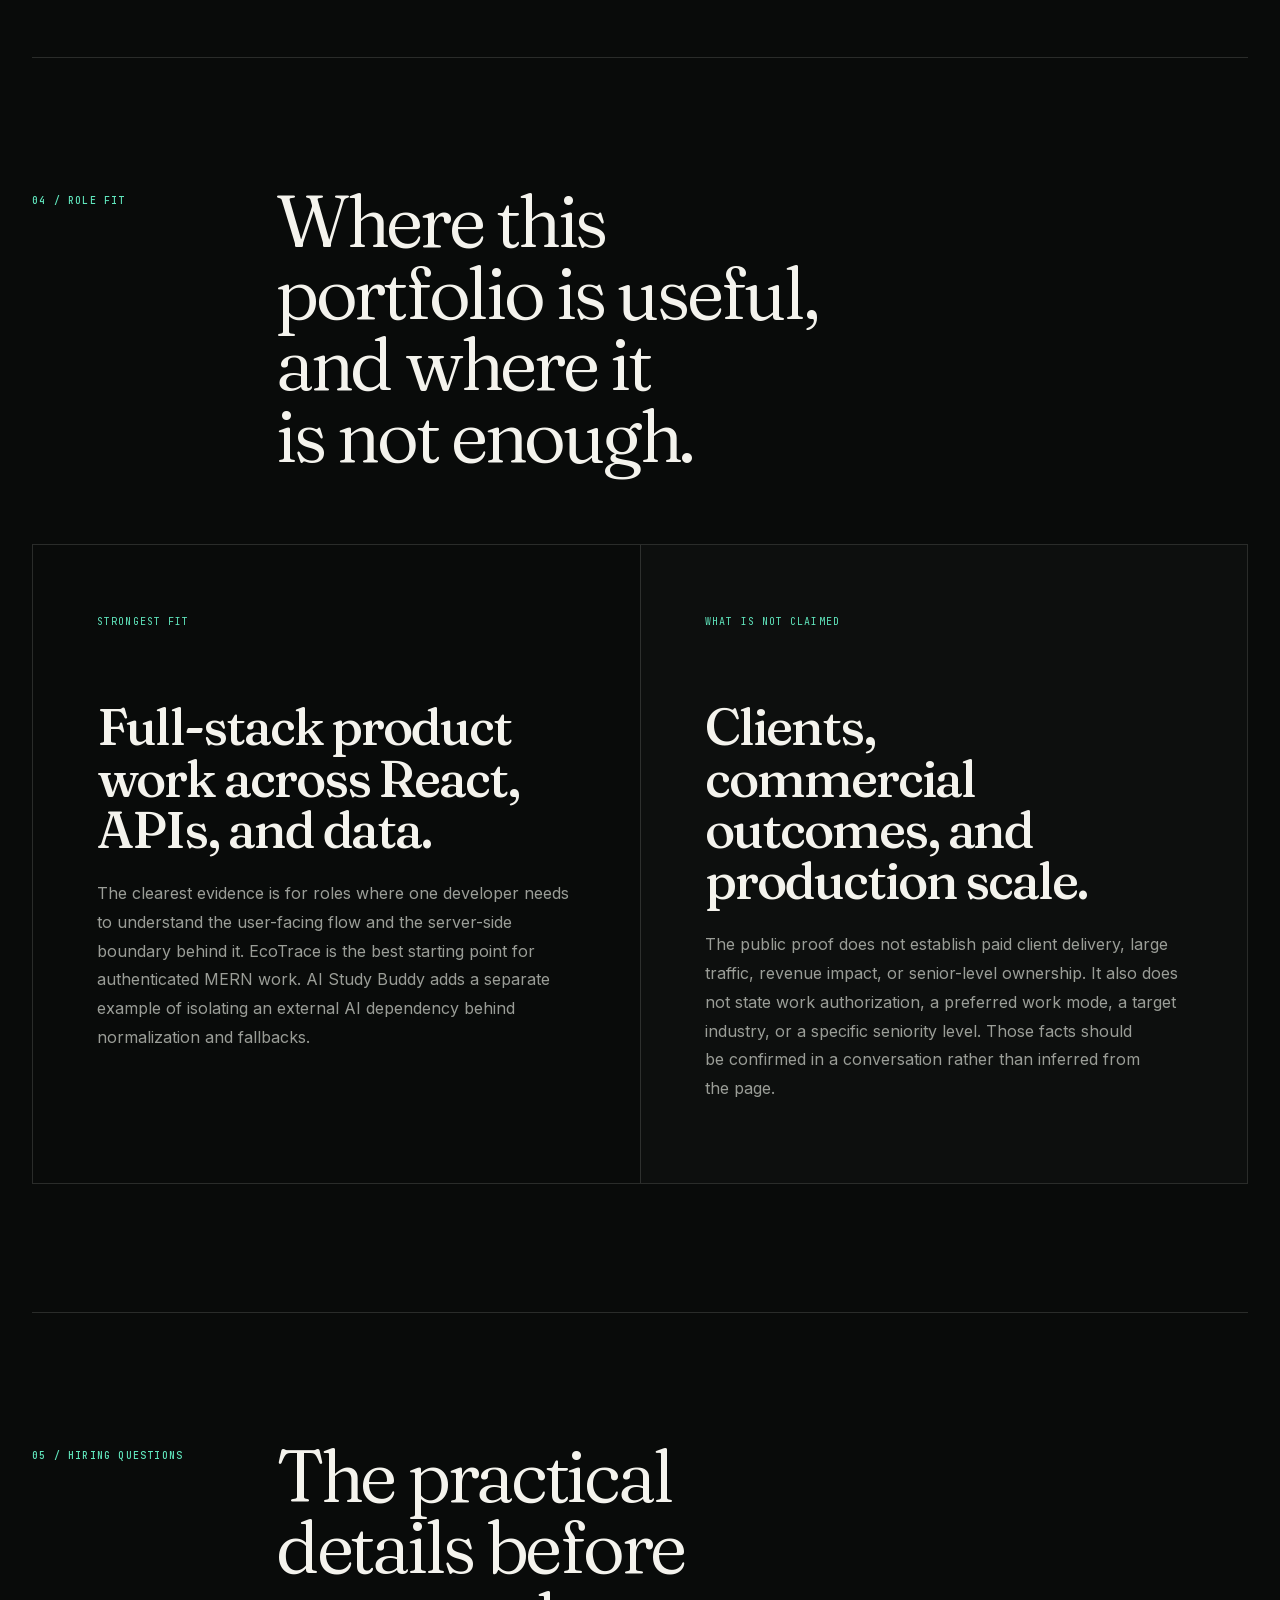
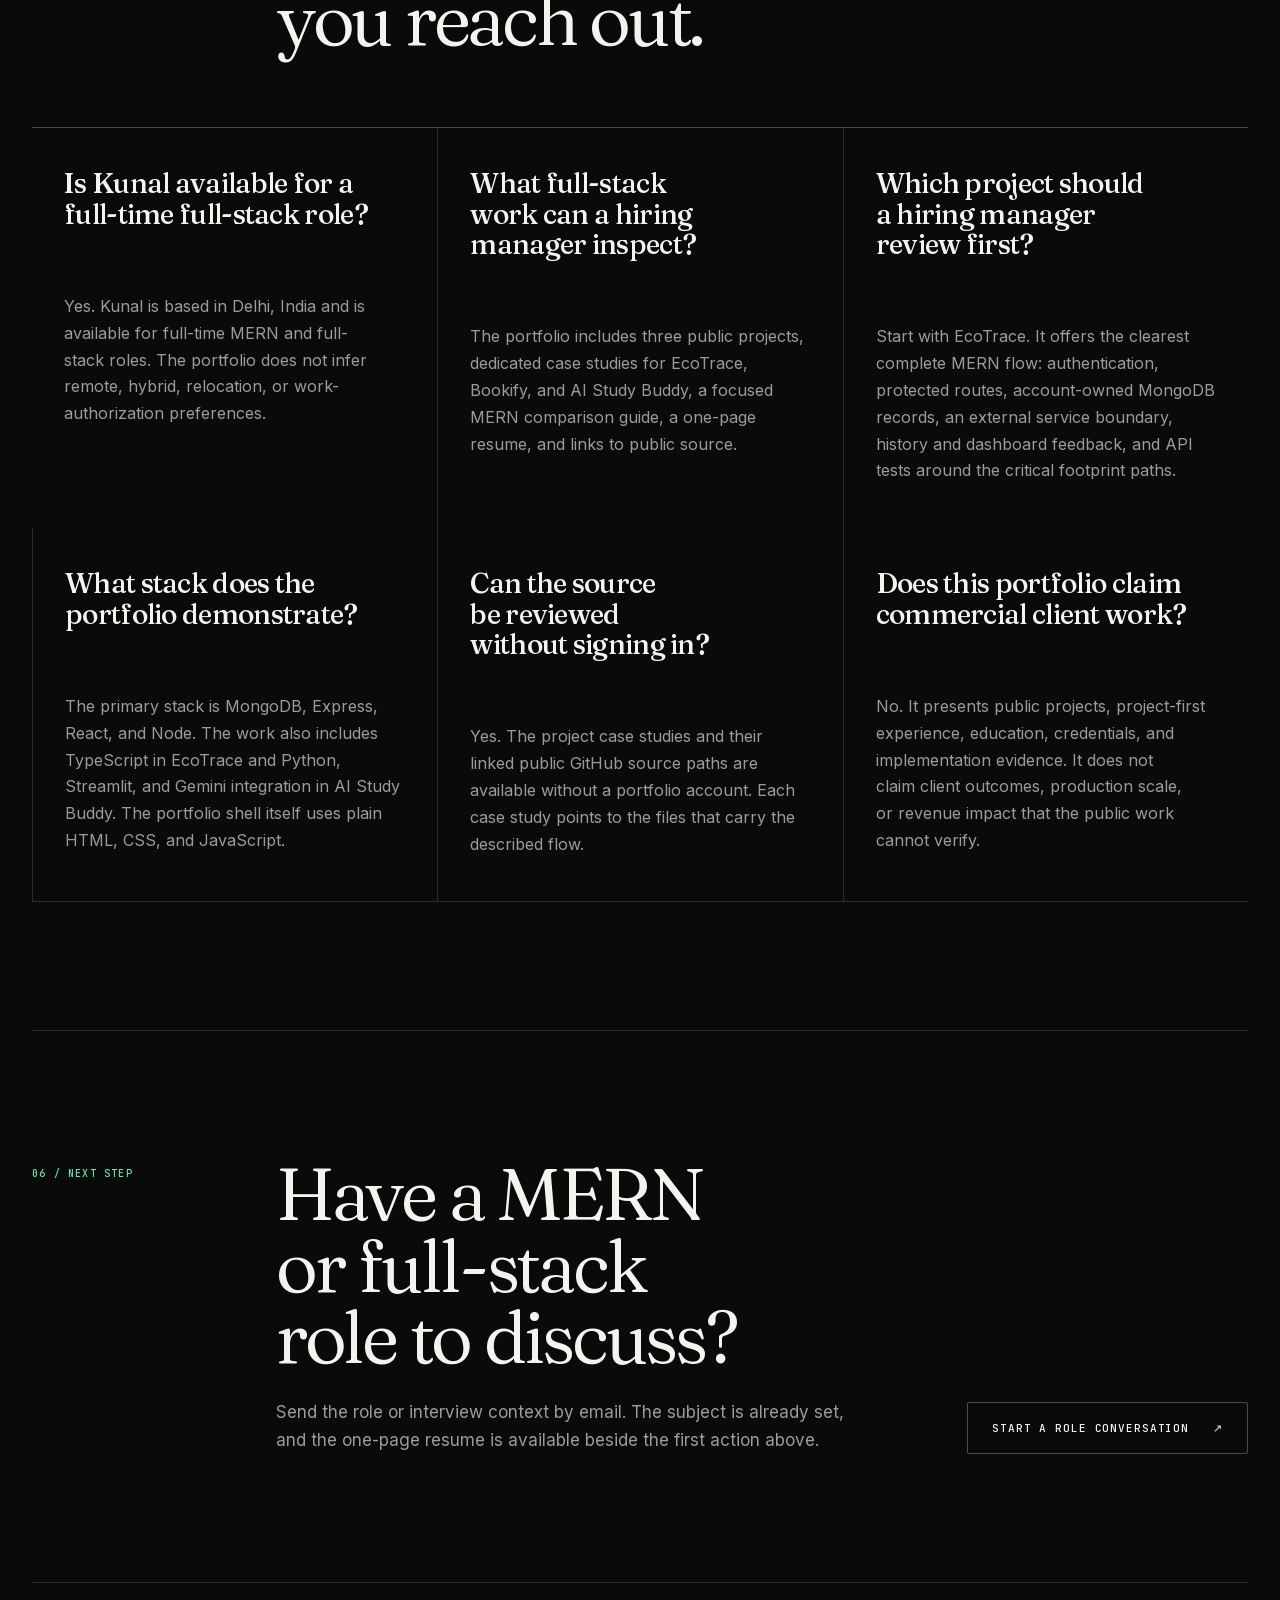
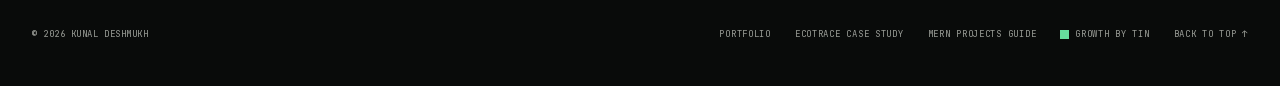
<file: hire-full-stack-developer/index.html>
<!doctype html>
<html lang="en">
  <head>
    <meta charset="UTF-8" />
    <meta name="viewport" content="width=device-width, initial-scale=1.0" />
    <meta
      name="description"
      content="Review EcoTrace, Bookify, and AI Study Buddy with source-backed case studies, then contact Kunal Deshmukh to discuss a full-stack role."
    />
    <meta name="theme-color" content="#090b0a" />
    <link
      rel="canonical"
      href="https://resume-sable-phi.vercel.app/hire-full-stack-developer/"
    />
    <meta
      property="og:title"
      content="Hire a Full Stack Developer | Kunal Deshmukh"
    />
    <meta
      property="og:description"
      content="Review EcoTrace, Bookify, and AI Study Buddy with source-backed case studies, then contact Kunal Deshmukh to discuss a full-stack role."
    />
    <meta property="og:type" content="profile" />
    <meta
      property="og:url"
      content="https://resume-sable-phi.vercel.app/hire-full-stack-developer/"
    />
    <meta property="og:site_name" content="Kunal Deshmukh" />
    <meta property="og:locale" content="en_IN" />
    <meta
      property="og:image"
      content="https://resume-sable-phi.vercel.app/hire-full-stack-developer/social-preview.png"
    />
    <meta property="og:image:width" content="1200" />
    <meta property="og:image:height" content="630" />
    <meta
      property="og:image:alt"
      content="Kunal Deshmukh, MERN / Full Stack Developer"
    />
    <meta name="twitter:card" content="summary_large_image" />
    <meta
      name="twitter:title"
      content="Hire a Full Stack Developer | Kunal Deshmukh"
    />
    <meta
      name="twitter:description"
      content="Review EcoTrace, Bookify, and AI Study Buddy with source-backed case studies, then contact Kunal Deshmukh to discuss a full-stack role."
    />
    <meta
      name="twitter:image"
      content="https://resume-sable-phi.vercel.app/hire-full-stack-developer/social-preview.png"
    />
    <meta
      name="twitter:image:alt"
      content="Kunal Deshmukh, MERN / Full Stack Developer"
    />
    <title>Hire a Full Stack Developer | Kunal Deshmukh</title>
    <link rel="icon" href="/favicon.svg" type="image/svg+xml" />
    <link rel="stylesheet" href="/styles.css" />
    <script type="application/ld+json">
      {
        "@context": "https://schema.org",
        "@graph": [
          {
            "@type": "ProfilePage",
            "@id": "https://resume-sable-phi.vercel.app/hire-full-stack-developer/#profile",
            "url": "https://resume-sable-phi.vercel.app/hire-full-stack-developer/",
            "name": "Hire a Full Stack Developer | Kunal Deshmukh",
            "description": "A proof-first hiring page for Kunal Deshmukh's public MERN and full-stack work.",
            "datePublished": "2026-08-06",
            "dateModified": "2026-08-11",
            "inLanguage": "en",
            "mainEntity": {
              "@type": "Person",
              "@id": "https://resume-sable-phi.vercel.app/#kunal-deshmukh",
              "name": "Kunal Deshmukh",
              "url": "https://resume-sable-phi.vercel.app/",
              "jobTitle": "MERN / Full Stack Developer",
              "homeLocation": {
                "@type": "Place",
                "name": "Delhi, India"
              },
              "sameAs": ["https://github.com/Kunal77744"]
            },
            "isPartOf": {
              "@type": "WebSite",
              "@id": "https://resume-sable-phi.vercel.app/#website"
            }
          },
          {
            "@type": "FAQPage",
            "mainEntity": [
              {
                "@type": "Question",
                "name": "Is Kunal available for a full-time full-stack role?",
                "acceptedAnswer": {
                  "@type": "Answer",
                  "text": "Yes. Kunal is based in Delhi, India and is available for full-time MERN and full-stack roles."
                }
              },
              {
                "@type": "Question",
                "name": "What full-stack work can a hiring manager inspect?",
                "acceptedAnswer": {
                  "@type": "Answer",
                  "text": "The portfolio includes three public projects, detailed EcoTrace and AI Study Buddy case studies, a MERN project comparison, and direct links to public source code."
                }
              },
              {
                "@type": "Question",
                "name": "Which project should a hiring manager review first?",
                "acceptedAnswer": {
                  "@type": "Answer",
                  "text": "Start with EcoTrace for the clearest complete MERN workflow, including authentication, protected API routes, MongoDB persistence, an external AI boundary, and API tests."
                }
              },
              {
                "@type": "Question",
                "name": "Does this portfolio claim commercial client work?",
                "acceptedAnswer": {
                  "@type": "Answer",
                  "text": "No. The page presents public projects, project-first experience, education, credentials, and implementation evidence without claiming clients, production scale, or commercial outcomes."
                }
              }
            ]
          },
          {
            "@type": "BreadcrumbList",
            "itemListElement": [
              {
                "@type": "ListItem",
                "position": 1,
                "name": "Portfolio",
                "item": "https://resume-sable-phi.vercel.app/"
              },
              {
                "@type": "ListItem",
                "position": 2,
                "name": "Hire a full stack developer",
                "item": "https://resume-sable-phi.vercel.app/hire-full-stack-developer/"
              }
            ]
          }
        ]
      }
    </script>
    <script src="/analytics-control.js"></script>
    <script>
      window.__portfolioAnalyticsEnabled =
        window.PortfolioAnalytics.isEnabled(window.location.search);

      !(function (document, posthog) {
        if (!window.__portfolioAnalyticsEnabled || posthog.__SV) return;
        window.posthog = posthog;
        posthog._i = [];
        posthog.init = function (apiKey, config, name) {
          function stub(target, method) {
            target[method] = function () {
              target.push(
                [method].concat(Array.prototype.slice.call(arguments, 0)),
              );
            };
          }
          const script = document.createElement("script");
          script.type = "text/javascript";
          script.crossOrigin = "anonymous";
          script.async = true;
          script.src =
            config.api_host.replace(".i.posthog.com", "-assets.i.posthog.com") +
            "/static/array.js";
          const firstScript = document.getElementsByTagName("script")[0];
          firstScript.parentNode.insertBefore(script, firstScript);
          let instance = posthog;
          if (name !== undefined) {
            instance = posthog[name] = [];
          } else {
            name = "posthog";
          }
          instance.people = instance.people || [];
          instance.toString = function (includePeople) {
            let label = "posthog";
            if (name !== "posthog") label += "." + name;
            if (!includePeople) label += " (stub)";
            return label;
          };
          instance.people.toString = function () {
            return instance.toString(1) + ".people (stub)";
          };
          ["capture", "identify", "register", "register_once", "unregister"].forEach(
            function (method) {
              stub(instance, method);
            },
          );
          posthog._i.push([apiKey, config, name]);
        };
        posthog.__SV = 1;
      })(document, window.posthog || []);

      window.posthog?.init("phc_Ar99UYERT9QEw5CzW9LT9dWdL9mJppdsj7yM3DpEzFdC", {
        api_host: "https://us.i.posthog.com",
        autocapture: false,
        capture_pageview: true,
        capture_pageleave: false,
        disable_session_recording: true,
        person_profiles: "identified_only",
      });
    </script>
    <script src="/source-attribution.js" defer></script>
    <script src="/proof-analytics.js" defer></script>
    <script src="/script.js" defer></script>
  </head>
  <body
    id="top"
    class="case-study-page hiring-page"
    data-proof-surface="hire-full-stack-developer"
  >
    <a class="skip-link" href="#main">Skip to content</a>
    <div class="scroll-progress" aria-hidden="true">
      <span data-scroll-progress></span>
    </div>
    <div class="ambient-spotlight" data-ambient-spotlight aria-hidden="true"></div>

    <header class="site-header">
      <a class="wordmark" href="/" aria-label="kunal.dev, Kunal Deshmukh home">
        kunal<span>.dev</span>
      </a>
      <nav aria-label="Hiring page navigation">
        <a href="#proof">Proof</a>
        <a href="#fit">Role fit</a>
        <a href="#questions">Questions</a>
      </nav>
      <a class="header-social" href="/#projects">
        Portfolio <span aria-hidden="true">←</span>
      </a>
    </header>

    <main id="main">
      <section class="case-hero hiring-hero" aria-labelledby="hiring-title">
        <div class="case-hero-copy">
          <p class="status-line">
            <span aria-hidden="true"></span>
            Available for full-time roles · Delhi, India
          </p>
          <h1 id="hiring-title">
            Hire a full-stack developer whose work you can <span>inspect.</span>
          </h1>
          <p class="case-hero-intro">
            I’m Kunal Deshmukh, a MERN / Full Stack Developer. This page gives
            recruiters and hiring managers a direct route through three public
            projects, two deeper case studies, a one-page resume, and the
            limits of what the work proves today.
          </p>
          <div class="case-hero-actions">
            <a
              class="primary-action"
              data-contact-location="hiring-page"
              aria-label="Discuss a full-stack role with Kunal Deshmukh by email"
              href="mailto:resume-sable-phi@mail.tin.computer?subject=MERN%20and%20full-stack%20role%20inquiry"
            >
              Discuss a full-stack role <span aria-hidden="true">↗</span>
            </a>
            <a
              class="text-action"
              data-resume-download
              href="/Kunal-Deshmukh-Full-Stack-Developer-Resume.pdf"
              download="Kunal-Deshmukh-Full-Stack-Developer-Resume.pdf"
            >
              Download the resume <span aria-hidden="true">↓</span>
            </a>
          </div>
          <p class="source-proof">
            <span>Proof before promises</span>
            Start with a case study, then follow its public source paths to the
            implementation.
          </p>
        </div>

        <div class="hiring-hero-visual" aria-label="Kunal Deshmukh hiring profile summary">
          <div class="hiring-dossier">
            <div class="hiring-dossier-head">
              <span>Candidate dossier / 2026</span>
              <strong>KD</strong>
            </div>
            <p>Role signal</p>
            <h2>MERN / Full Stack Developer</h2>
            <div class="hiring-dossier-grid">
              <article>
                <span>Public builds</span>
                <strong>03</strong>
              </article>
              <article>
                <span>Deep case studies</span>
                <strong>02</strong>
              </article>
              <article>
                <span>Lead proof</span>
                <strong>EcoTrace</strong>
              </article>
              <article>
                <span>Availability</span>
                <strong>Full-time</strong>
              </article>
            </div>
            <div class="hiring-dossier-foot">
              <span>React</span><span>Node</span><span>Express</span><span>MongoDB</span>
            </div>
          </div>
        </div>
      </section>

      <section class="case-intro" aria-labelledby="answer-title">
        <p class="section-index">01 / The short answer</p>
        <div>
          <h2 id="answer-title">A fast hiring read, grounded in public work.</h2>
          <p class="case-lede">
            The portfolio is built for a practical question: can Kunal move
            across an interface, an API, and persisted data while explaining
            the tradeoffs clearly? The answer is visible in the project flows,
            architecture notes, constraints, tests, and source links below.
          </p>
          <div class="case-facts">
            <article>
              <span>Role</span>
              <h3>MERN / Full Stack Developer</h3>
              <p>
                The work centers on React interfaces, Node and Express APIs,
                MongoDB persistence, and complete user flows.
              </p>
            </article>
            <article>
              <span>Education</span>
              <h3>MCA, USICT · 2026</h3>
              <p>
                The portfolio also records project-first experience,
                certificates, and a top-1% Prompt War 3 hackathon result.
              </p>
            </article>
            <article>
              <span>Evaluation path</span>
              <h3>Case study → source</h3>
              <p>
                Every lead project has a short narrative and pinned code paths,
                so a reviewer can move from product intent to implementation.
              </p>
            </article>
          </div>
        </div>
      </section>

      <section class="case-section hiring-proof-section" id="proof" aria-labelledby="proof-title">
        <header class="case-section-heading">
          <p class="section-index">02 / Project proof</p>
          <div>
            <h2 id="proof-title">Three projects show three kinds of working judgment.</h2>
            <p>
              Start with the project closest to the role. Each one names the
              real flow, the implementation decision worth inspecting, and the
              boundary that should not be mistaken for production maturity.
            </p>
          </div>
        </header>

        <div class="hiring-project-list">
          <article class="hiring-project-card hiring-project-featured">
            <div class="hiring-project-image">
              <img
                src="/assets/projects/ecotrace-hero.png"
                alt="EcoTrace globe and leaves illustration"
                width="343"
                height="361"
              />
              <span>01 / Lead MERN proof</span>
            </div>
            <div class="hiring-project-copy">
              <p>EcoTrace · TypeScript MERN</p>
              <h3>Follow one protected workflow from natural-language input to account-owned history.</h3>
              <p>
                A signed-in person describes an activity, receives bounded
                carbon estimates, saves the result, and later retrieves or
                deletes records that belong to the same account. The source
                shows React input handling, JWT middleware, Express
                controllers, a Gemini service boundary with deterministic
                fallback behavior, Mongoose persistence, and integration tests
                around the critical API paths.
              </p>
              <p>
                The honest limit matters: EcoTrace produces estimates, not
                measured or certified environmental results. It demonstrates
                full-stack flow design and resilient integration behavior
                without claiming scientific validation.
              </p>
              <a class="project-link" href="/projects/ecotrace/">
                Inspect the EcoTrace case study <span aria-hidden="true">→</span>
              </a>
            </div>
          </article>

          <article class="hiring-project-card">
            <div class="hiring-project-image hiring-project-bookify">
              <img
                src="/assets/projects/bookify-banner.png"
                alt="Stacked books from the Bookify project"
                width="460"
                height="356"
              />
              <span>02 / Commerce prototype</span>
            </div>
            <div class="hiring-project-copy">
              <p>Bookify · JavaScript MERN</p>
              <h3>See where catalog, account, and cart state live.</h3>
              <p>
                Bookify loads a catalog, searches and filters it, connects
                signup and login endpoints, and keeps a duplicate-free cart in
                browser storage. That split makes state ownership easy to
                inspect: MongoDB holds books and users, while React context and
                local storage hold the prototype cart.
              </p>
              <p>
                It is not a connected store. The reviewed version uses a local
                API base, browser-only auth state, no checkout or order flow,
                and no app-level tests. Those boundaries are part of the case
                study, not hidden behind a feature list.
              </p>
              <a class="project-link" href="/projects/bookify/">
                Inspect the Bookify case study <span aria-hidden="true">→</span>
              </a>
            </div>
          </article>

          <article class="hiring-project-card">
            <div class="hiring-project-code" aria-hidden="true">
              <span>03 / Practical AI tool</span>
              <code>input → normalize → gateway → fallback → useful output</code>
            </div>
            <div class="hiring-project-copy">
              <p>AI Study Buddy · Streamlit + Gemini</p>
              <h3>Inspect a shared model gateway built for recoverable output.</h3>
              <p>
                AI Study Buddy turns text or documents into summaries,
                flashcards, quizzes, concept explanations, and downloadable
                study material. The defining decision is to normalize inputs
                before they reach one Gemini gateway, then recover structured
                quiz data and render useful fallbacks when model output is
                incomplete.
              </p>
              <p>
                This is practical AI integration evidence, not a claim of model
                accuracy or production-scale usage. The page shows the shipped
                study workflow and the prototype constraints together.
              </p>
              <a class="project-link" href="/projects/ai-study-buddy/">
                Inspect the AI Study Buddy case study <span aria-hidden="true">→</span>
              </a>
            </div>
          </article>
        </div>
      </section>

      <section class="case-section hiring-review-section" aria-labelledby="review-title">
        <header class="case-section-heading">
          <p class="section-index">03 / Ten-minute review</p>
          <div>
            <h2 id="review-title">A quick way to evaluate the work.</h2>
            <p>
              You do not need to read three repositories from the root. Use
              this sequence to test the role claim without losing the product
              context.
            </p>
          </div>
        </header>
        <ol class="hiring-review-list">
          <li>
            <span>01</span>
            <div>
              <h3>Read the EcoTrace story</h3>
              <p>Confirm the user job, the protected flow, and the boundary around generated estimates.</p>
            </div>
          </li>
          <li>
            <span>02</span>
            <div>
              <h3>Open one client and one server path</h3>
              <p>Check that the interface, middleware, controller, service, and data ownership match the explanation.</p>
            </div>
          </li>
          <li>
            <span>03</span>
            <div>
              <h3>Compare the second project</h3>
              <p>Use AI Study Buddy for integration and fallback judgment, or Bookify for a smaller MERN state boundary.</p>
            </div>
          </li>
          <li>
            <span>04</span>
            <div>
              <h3>Check the resume, then start a conversation</h3>
              <p>Use the one-page resume for the compact background and email the role or interview context directly.</p>
            </div>
          </li>
        </ol>
        <p class="hiring-guide-link">
          Reviewing specifically for MERN depth? Compare EcoTrace and Bookify in the
          <a href="/mern-stack-portfolio-projects/">source-backed MERN projects guide</a>.
        </p>
      </section>

      <section class="case-section hiring-fit-section" id="fit" aria-labelledby="fit-title">
        <header class="case-section-heading">
          <p class="section-index">04 / Role fit</p>
          <div>
            <h2 id="fit-title">Where this portfolio is useful, and where it is not enough.</h2>
          </div>
        </header>
        <div class="hiring-fit-grid">
          <article>
            <span>Strongest fit</span>
            <h3>Full-stack product work across React, APIs, and data.</h3>
            <p>
              The clearest evidence is for roles where one developer needs to
              understand the user-facing flow and the server-side boundary
              behind it. EcoTrace is the best starting point for authenticated
              MERN work. AI Study Buddy adds a separate example of isolating an
              external AI dependency behind normalization and fallbacks.
            </p>
          </article>
          <article>
            <span>What is not claimed</span>
            <h3>Clients, commercial outcomes, and production scale.</h3>
            <p>
              The public proof does not establish paid client delivery, large
              traffic, revenue impact, or senior-level ownership. It also does
              not state work authorization, a preferred work mode, a target
              industry, or a specific seniority level. Those facts should be
              confirmed in a conversation rather than inferred from the page.
            </p>
          </article>
        </div>
      </section>

      <section class="case-section hiring-faq-section" id="questions" aria-labelledby="questions-title">
        <header class="case-section-heading">
          <p class="section-index">05 / Hiring questions</p>
          <div>
            <h2 id="questions-title">The practical details before you reach out.</h2>
          </div>
        </header>
        <div class="mern-faq-list">
          <article>
            <h3>Is Kunal available for a full-time full-stack role?</h3>
            <p>
              Yes. Kunal is based in Delhi, India and is available for
              full-time MERN and full-stack roles. The portfolio does not infer
              remote, hybrid, relocation, or work-authorization preferences.
            </p>
          </article>
          <article>
            <h3>What full-stack work can a hiring manager inspect?</h3>
            <p>
              The portfolio includes three public projects, dedicated case
              studies for EcoTrace, Bookify, and AI Study Buddy, a focused MERN
              comparison guide, a one-page resume, and links to public source.
            </p>
          </article>
          <article>
            <h3>Which project should a hiring manager review first?</h3>
            <p>
              Start with EcoTrace. It offers the clearest complete MERN flow:
              authentication, protected routes, account-owned MongoDB records,
              an external service boundary, history and dashboard feedback,
              and API tests around the critical footprint paths.
            </p>
          </article>
          <article>
            <h3>What stack does the portfolio demonstrate?</h3>
            <p>
              The primary stack is MongoDB, Express, React, and Node. The work
              also includes TypeScript in EcoTrace and Python, Streamlit, and
              Gemini integration in AI Study Buddy. The portfolio shell itself
              uses plain HTML, CSS, and JavaScript.
            </p>
          </article>
          <article>
            <h3>Can the source be reviewed without signing in?</h3>
            <p>
              Yes. The project case studies and their linked public GitHub
              source paths are available without a portfolio account. Each case
              study points to the files that carry the described flow.
            </p>
          </article>
          <article>
            <h3>Does this portfolio claim commercial client work?</h3>
            <p>
              No. It presents public projects, project-first experience,
              education, credentials, and implementation evidence. It does not
              claim client outcomes, production scale, or revenue impact that
              the public work cannot verify.
            </p>
          </article>
        </div>
      </section>

      <section class="case-contact" aria-labelledby="hiring-contact-title">
        <p class="section-index">06 / Next step</p>
        <div>
          <h2 id="hiring-contact-title">Have a MERN or full-stack role to discuss?</h2>
          <p>
            Send the role or interview context by email. The subject is already
            set, and the one-page resume is available beside the first action
            above.
          </p>
        </div>
        <a
          class="secondary-action"
          data-contact-location="hiring-page"
          aria-label="Start a role conversation"
          href="mailto:resume-sable-phi@mail.tin.computer?subject=MERN%20and%20full-stack%20role%20inquiry"
        >
          Start a role conversation <span aria-hidden="true">↗</span>
        </a>
      </section>
    </main>

    <footer class="site-footer">
      <p>© <span id="year">2026</span> Kunal Deshmukh</p>
      <div class="footer-links">
        <a href="/">Portfolio</a>
        <a href="/projects/ecotrace/">EcoTrace case study</a>
        <a href="/mern-stack-portfolio-projects/">MERN projects guide</a>
        <a class="tin-credit" href="https://tin.computer">
          <svg viewBox="0 0 32 32" aria-hidden="true">
            <rect width="32" height="32" fill="#66DC9D"></rect>
          </svg>
          <span>Growth by Tin</span>
        </a>
        <a href="#top">Back to top ↑</a>
      </div>
    </footer>
  </body>
</html>
</file>
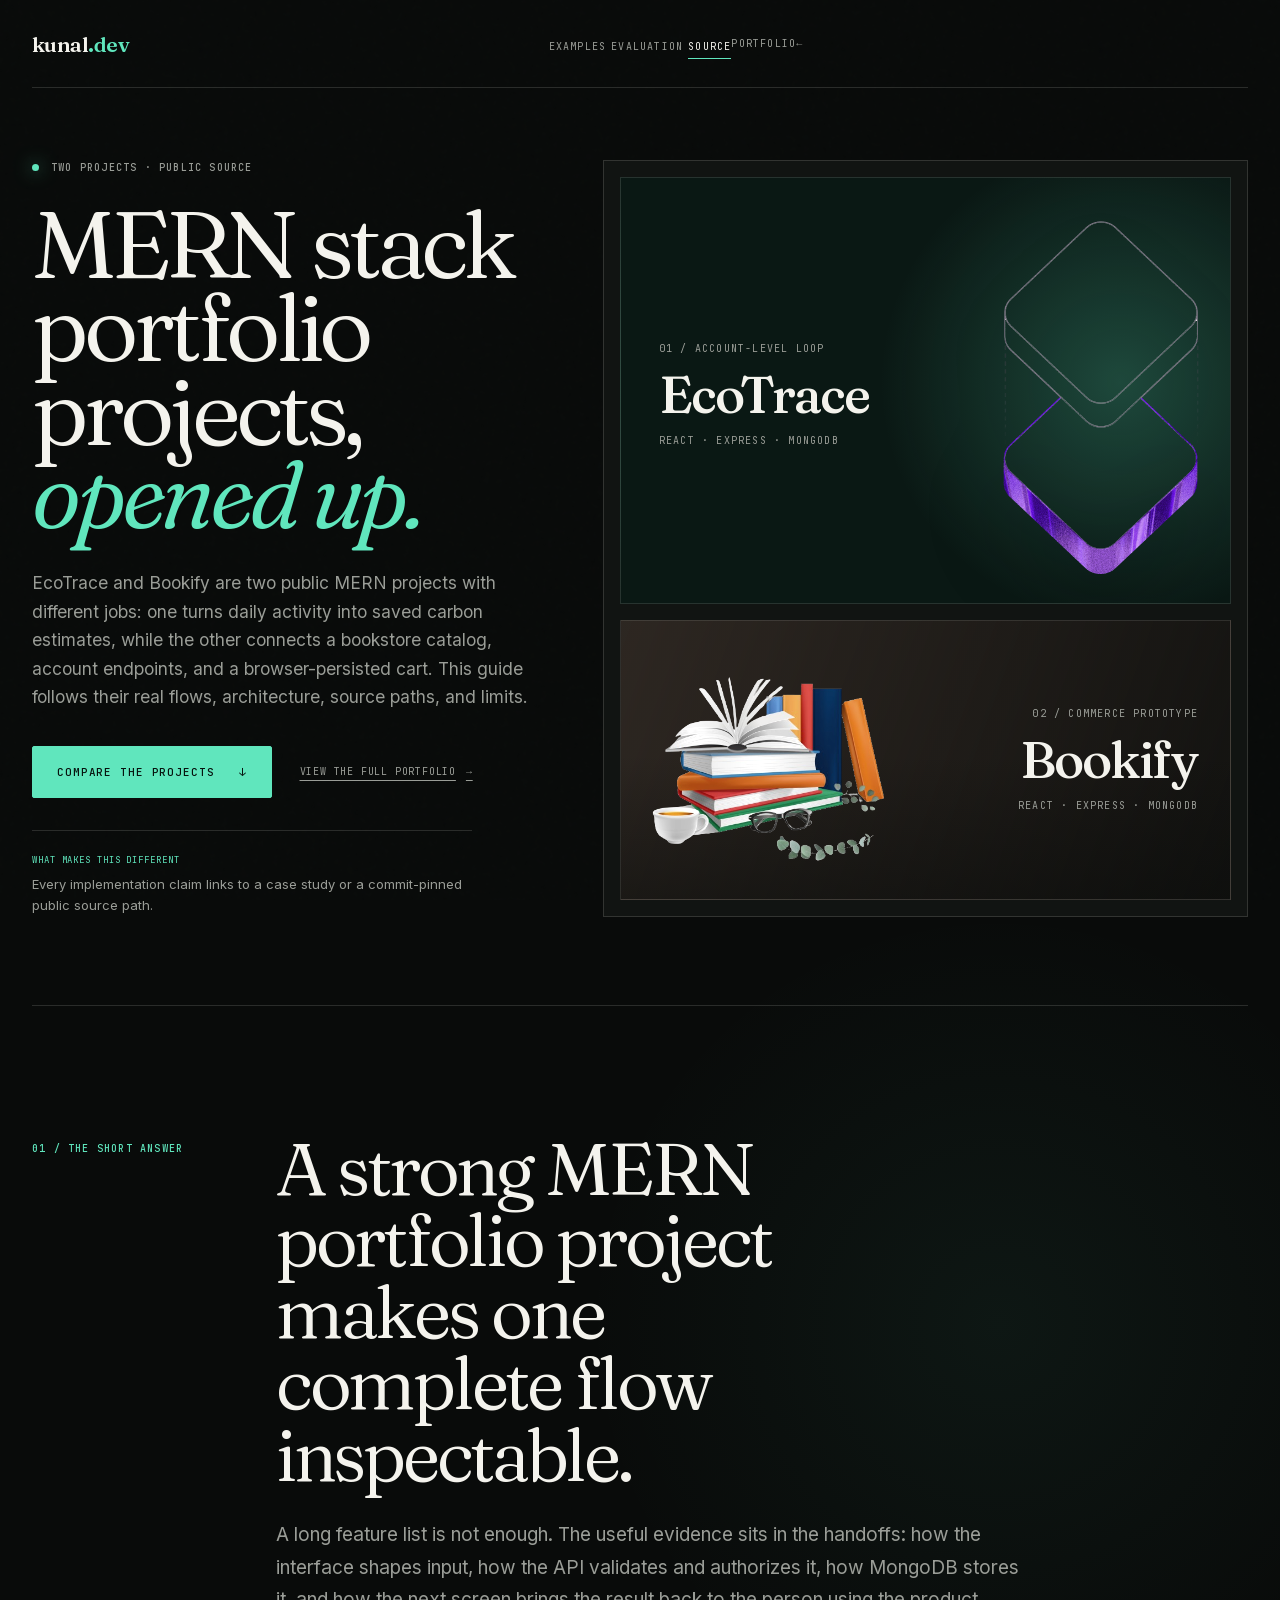
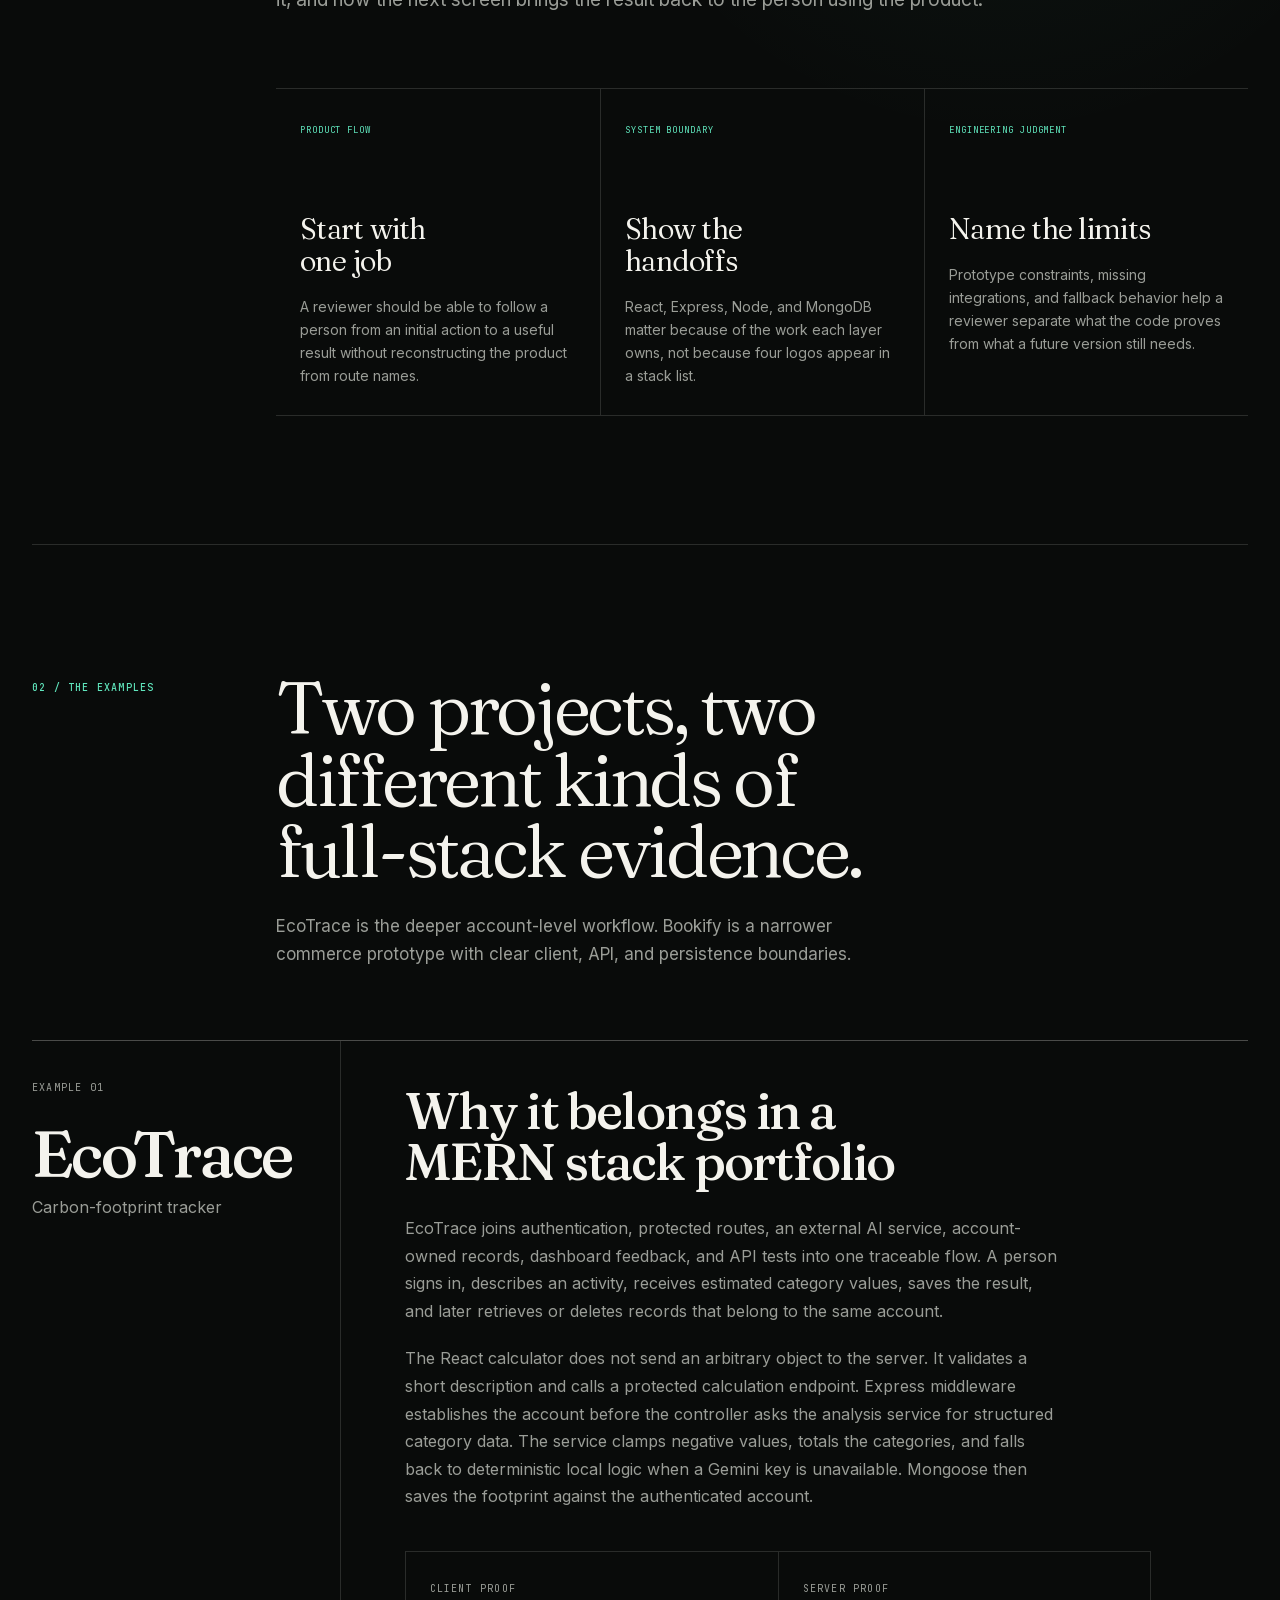
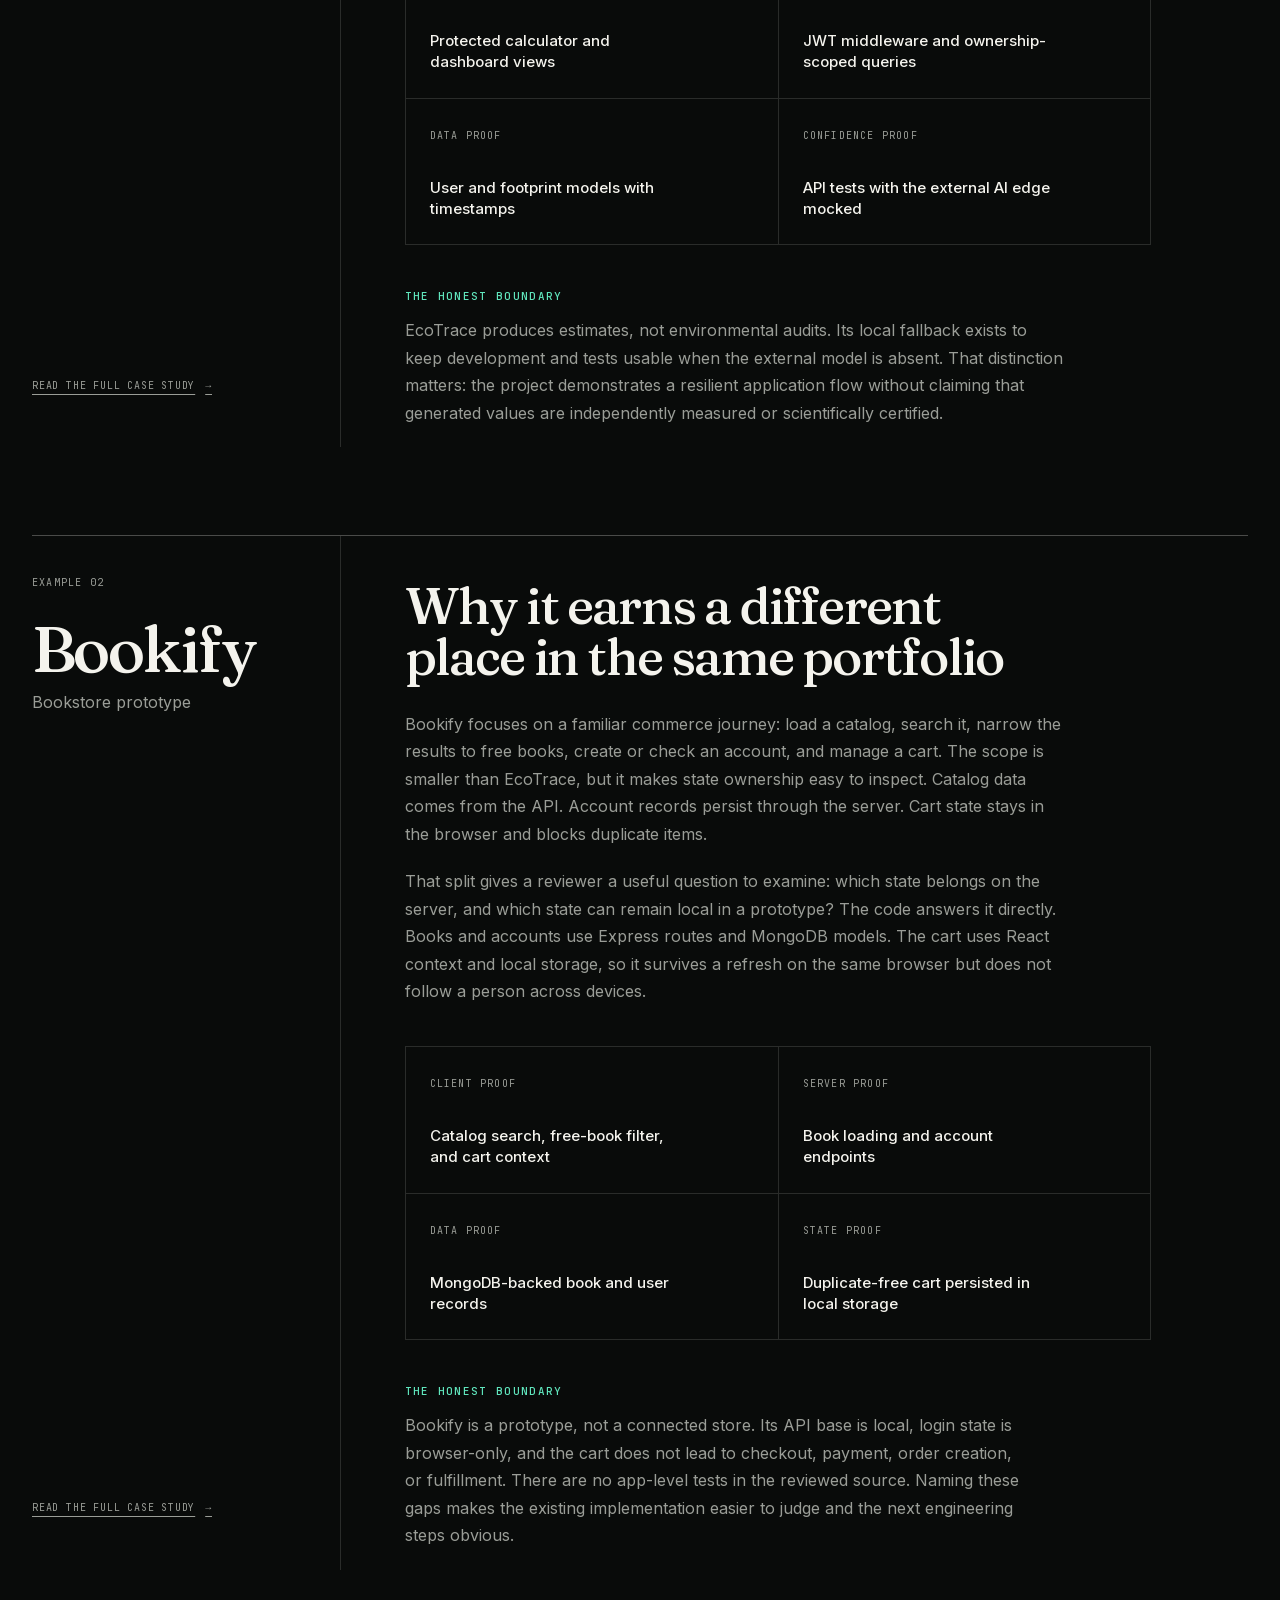
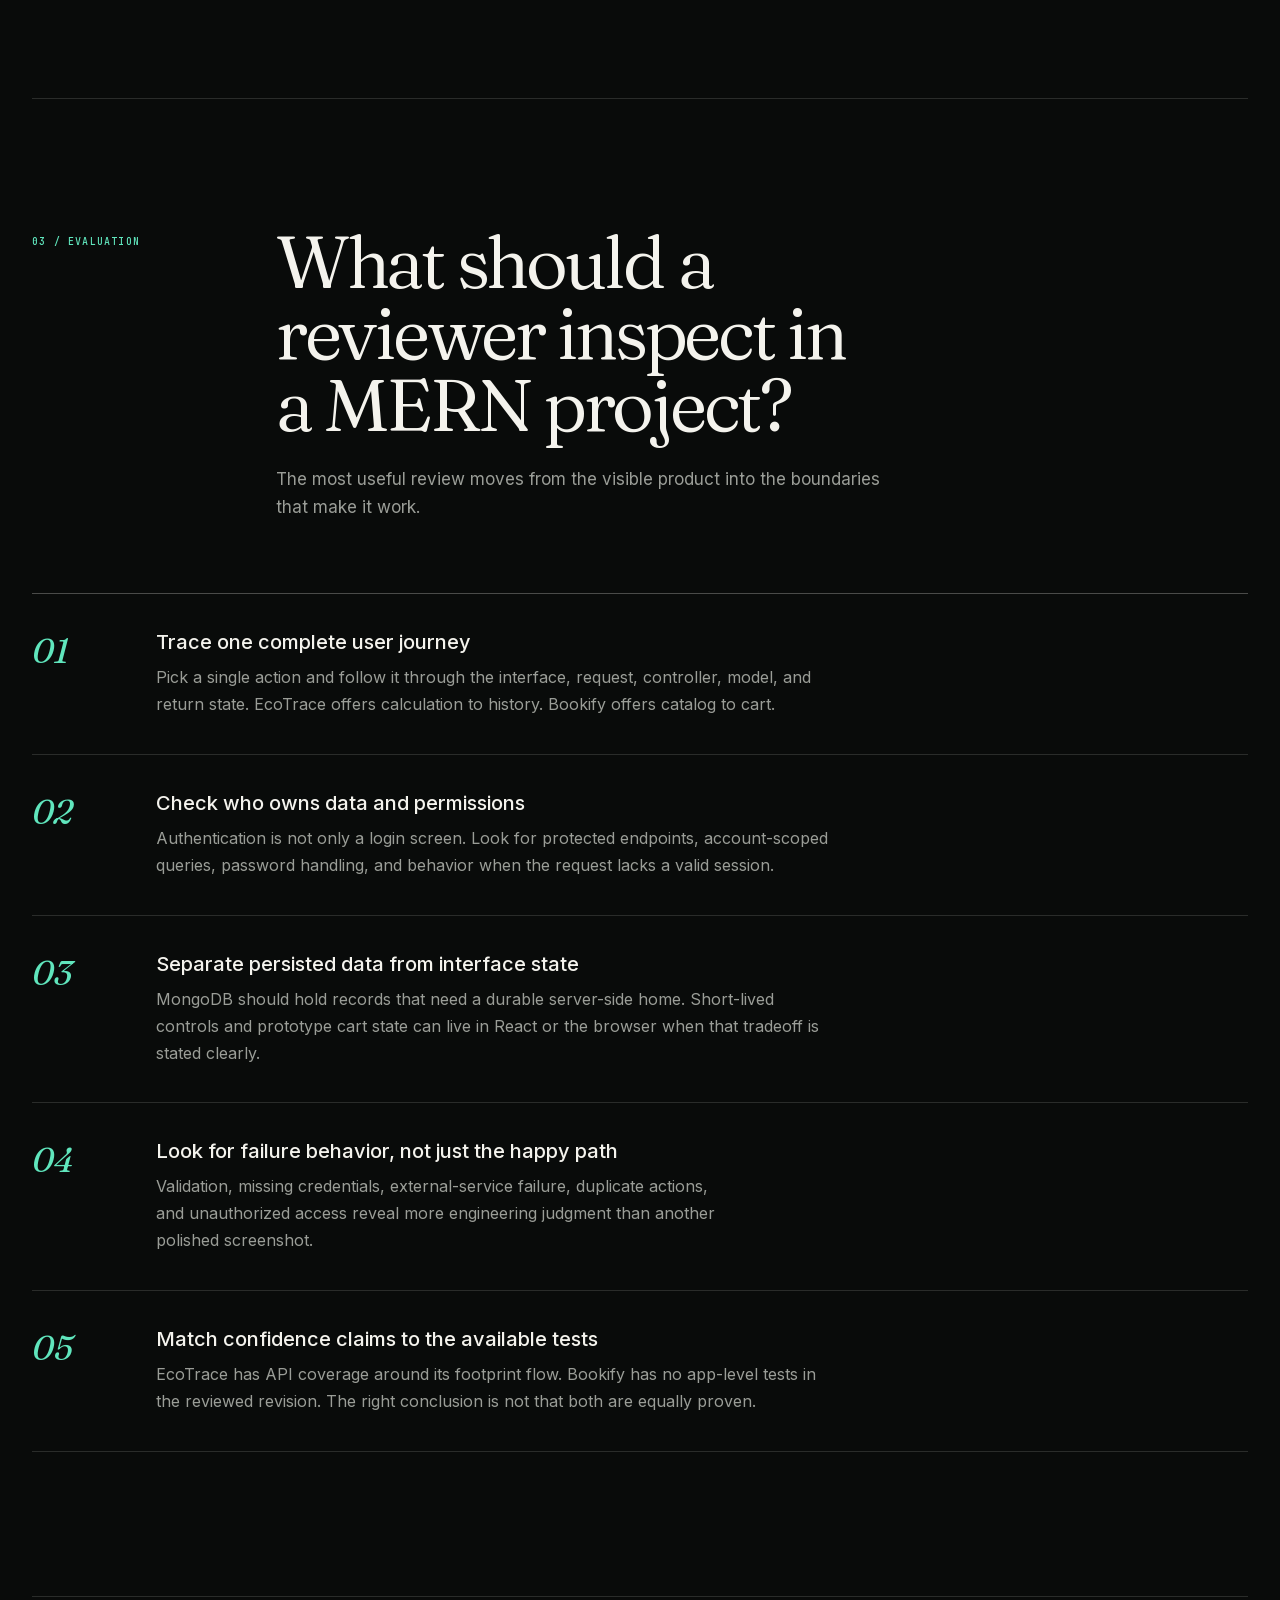
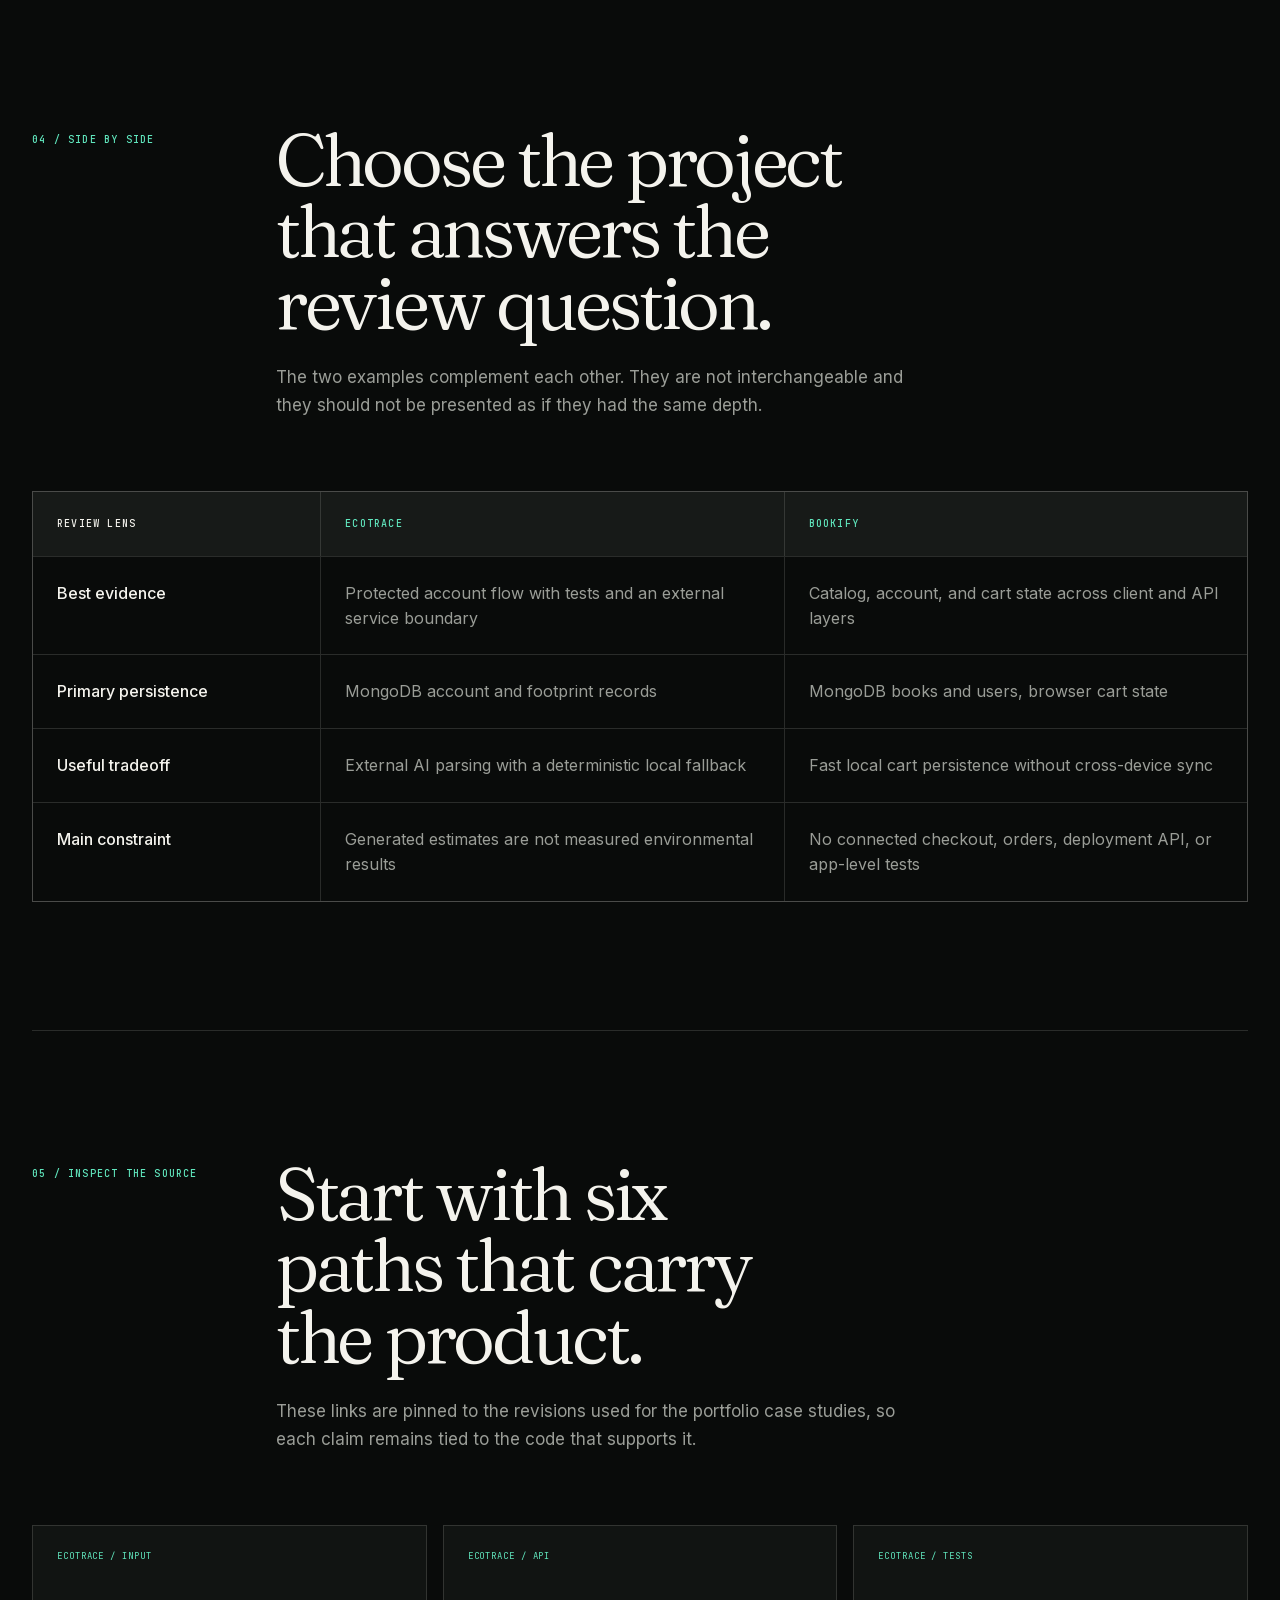
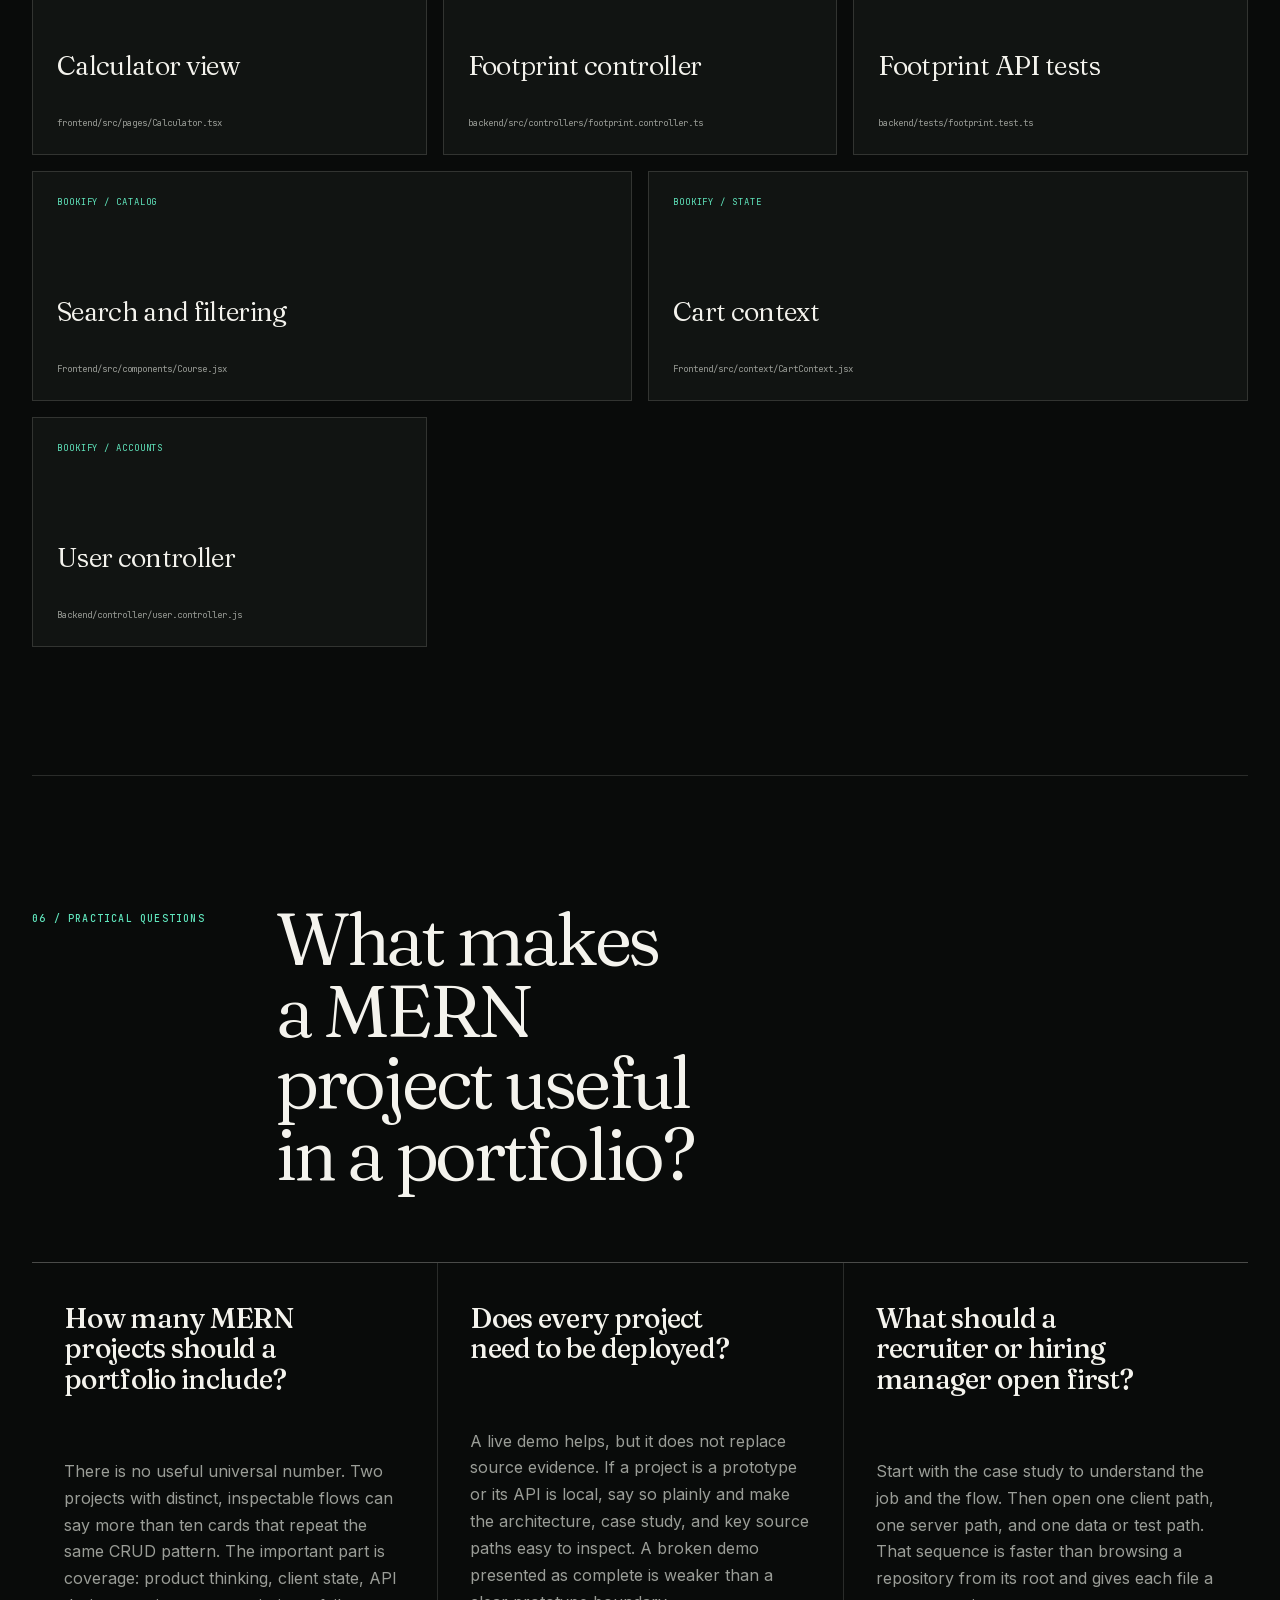
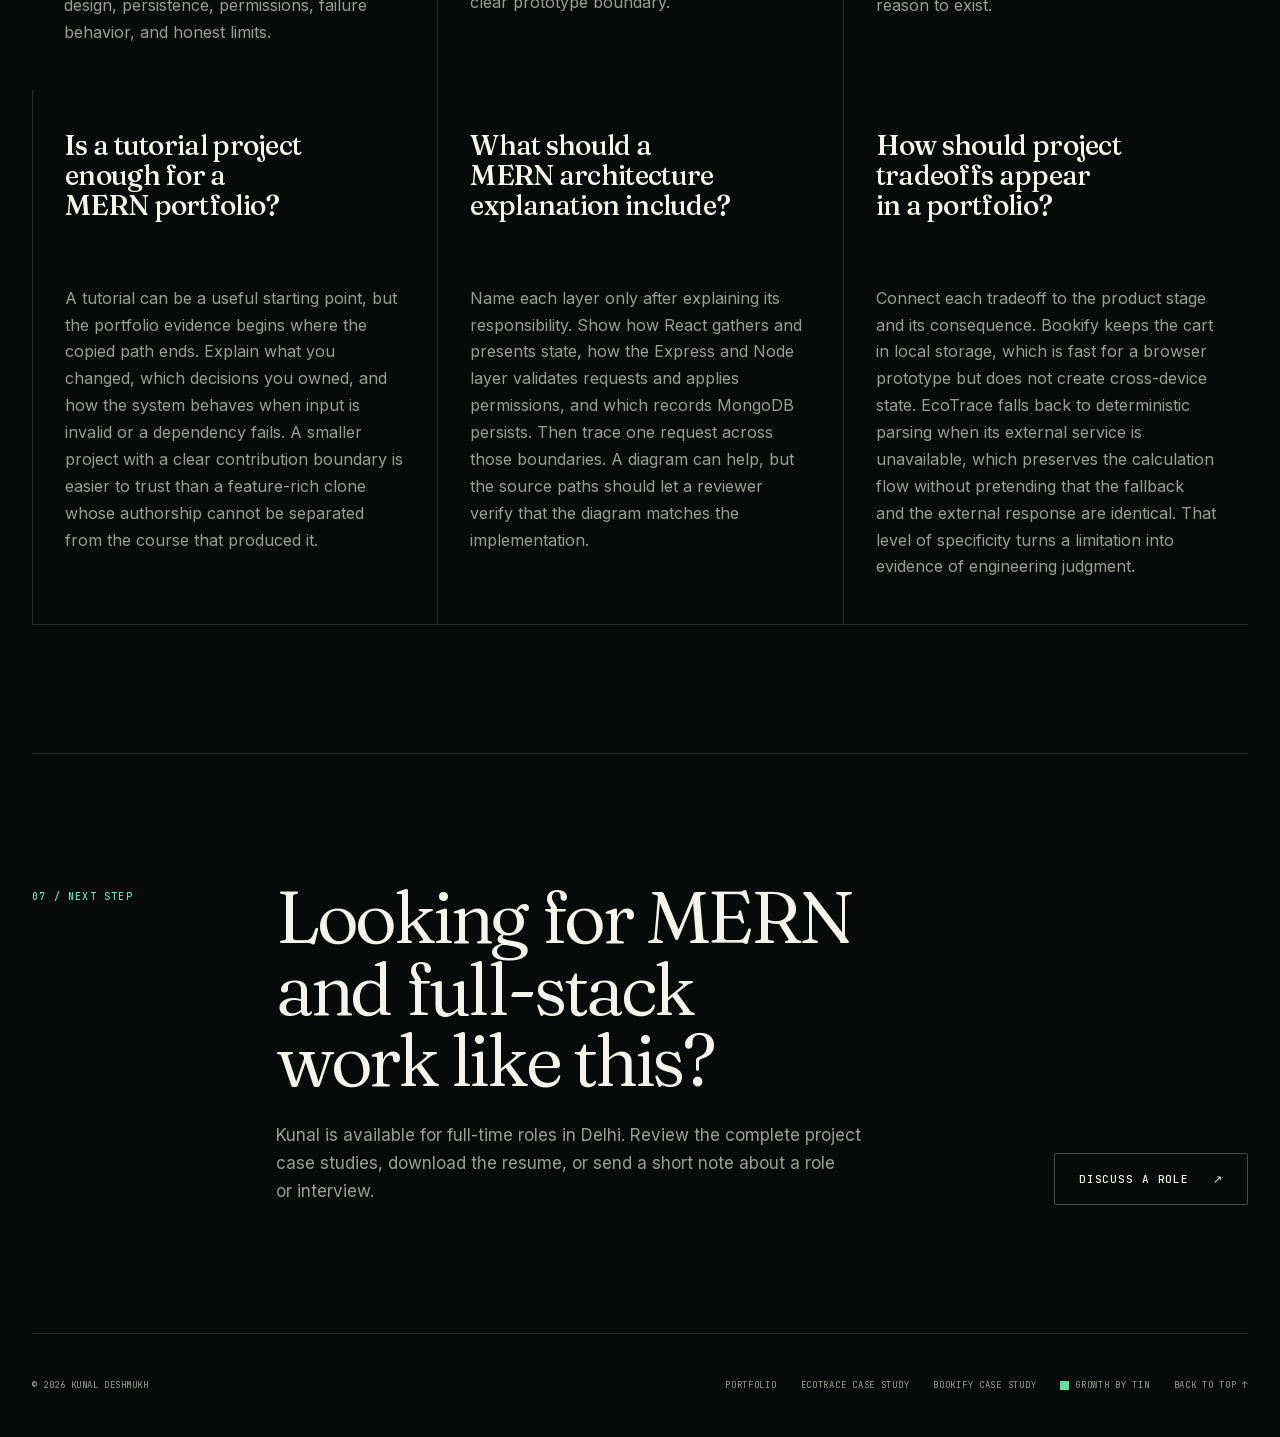
<file: mern-stack-portfolio-projects/index.html>
<!doctype html>
<html lang="en">
  <head>
    <meta charset="UTF-8" />
    <meta name="viewport" content="width=device-width, initial-scale=1.0" />
    <meta
      name="description"
      content="Explore two MERN stack portfolio projects with public source code, architecture notes, verified flows, tradeoffs, and recruiter-focused inspection paths."
    />
    <meta name="theme-color" content="#090b0a" />
    <link
      rel="canonical"
      href="https://resume-sable-phi.vercel.app/mern-stack-portfolio-projects/"
    />
    <meta
      property="og:title"
      content="MERN stack portfolio projects with source | Kunal Deshmukh"
    />
    <meta
      property="og:description"
      content="Two source-backed MERN projects, opened up from product flow to code path: EcoTrace and Bookify."
    />
    <meta property="og:type" content="article" />
    <meta
      property="og:url"
      content="https://resume-sable-phi.vercel.app/mern-stack-portfolio-projects/"
    />
    <meta property="og:site_name" content="Kunal Deshmukh" />
    <meta property="og:locale" content="en_US" />
    <meta
      property="og:image"
      content="https://resume-sable-phi.vercel.app/social-preview.png"
    />
    <meta
      property="og:image:alt"
      content="Kunal Deshmukh, MERN and full-stack developer"
    />
    <meta name="twitter:card" content="summary_large_image" />
    <meta
      name="twitter:title"
      content="MERN stack portfolio projects with source | Kunal Deshmukh"
    />
    <meta
      name="twitter:description"
      content="Inspect two MERN projects through their flows, architecture, code, and honest constraints."
    />
    <meta
      name="twitter:image"
      content="https://resume-sable-phi.vercel.app/social-preview.png"
    />
    <meta
      name="twitter:image:alt"
      content="Kunal Deshmukh, MERN and full-stack developer"
    />
    <title>MERN stack portfolio projects with source | Kunal Deshmukh</title>
    <link rel="icon" href="/favicon.svg" type="image/svg+xml" />
    <link rel="stylesheet" href="/styles.css" />
    <script type="application/ld+json">
      {
        "@context": "https://schema.org",
        "@graph": [
          {
            "@type": "Article",
            "@id": "https://resume-sable-phi.vercel.app/mern-stack-portfolio-projects/#article",
            "url": "https://resume-sable-phi.vercel.app/mern-stack-portfolio-projects/",
            "headline": "MERN stack portfolio projects with source",
            "description": "Two source-backed MERN stack portfolio projects with architecture notes, verified flows, tradeoffs, and inspection paths.",
            "datePublished": "2026-07-30",
            "dateModified": "2026-07-30",
            "inLanguage": "en",
            "author": {
              "@type": "Person",
              "@id": "https://resume-sable-phi.vercel.app/#kunal-deshmukh",
              "name": "Kunal Deshmukh",
              "url": "https://resume-sable-phi.vercel.app/"
            },
            "isPartOf": {
              "@type": "WebSite",
              "@id": "https://resume-sable-phi.vercel.app/#website"
            },
            "about": [
              {
                "@type": "SoftwareSourceCode",
                "name": "EcoTrace",
                "codeRepository": "https://github.com/mern2026book-cmd/CarbonEmission",
                "programmingLanguage": ["TypeScript", "JavaScript"]
              },
              {
                "@type": "SoftwareSourceCode",
                "name": "Bookify",
                "codeRepository": "https://github.com/Kunal77744/Shopify",
                "programmingLanguage": "JavaScript"
              }
            ]
          },
          {
            "@type": "BreadcrumbList",
            "itemListElement": [
              {
                "@type": "ListItem",
                "position": 1,
                "name": "Portfolio",
                "item": "https://resume-sable-phi.vercel.app/"
              },
              {
                "@type": "ListItem",
                "position": 2,
                "name": "MERN stack portfolio projects",
                "item": "https://resume-sable-phi.vercel.app/mern-stack-portfolio-projects/"
              }
            ]
          }
        ]
      }
    </script>
    <script src="/analytics-control.js"></script>
    <script>
      window.__portfolioAnalyticsEnabled =
        window.PortfolioAnalytics.isEnabled(window.location.search);

      !(function (document, posthog) {
        if (!window.__portfolioAnalyticsEnabled || posthog.__SV) return;
        window.posthog = posthog;
        posthog._i = [];
        posthog.init = function (apiKey, config, name) {
          function stub(target, method) {
            target[method] = function () {
              target.push(
                [method].concat(Array.prototype.slice.call(arguments, 0)),
              );
            };
          }
          const script = document.createElement("script");
          script.type = "text/javascript";
          script.crossOrigin = "anonymous";
          script.async = true;
          script.src =
            config.api_host.replace(".i.posthog.com", "-assets.i.posthog.com") +
            "/static/array.js";
          const firstScript = document.getElementsByTagName("script")[0];
          firstScript.parentNode.insertBefore(script, firstScript);
          let instance = posthog;
          if (name !== undefined) {
            instance = posthog[name] = [];
          } else {
            name = "posthog";
          }
          instance.people = instance.people || [];
          instance.toString = function (includePeople) {
            let label = "posthog";
            if (name !== "posthog") label += "." + name;
            if (!includePeople) label += " (stub)";
            return label;
          };
          instance.people.toString = function () {
            return instance.toString(1) + ".people (stub)";
          };
          ["capture", "identify", "register", "register_once", "unregister"].forEach(
            function (method) {
              stub(instance, method);
            },
          );
          posthog._i.push([apiKey, config, name]);
        };
        posthog.__SV = 1;
      })(document, window.posthog || []);

      window.posthog?.init("phc_Ar99UYERT9QEw5CzW9LT9dWdL9mJppdsj7yM3DpEzFdC", {
        api_host: "https://us.i.posthog.com",
        autocapture: false,
        capture_pageview: true,
        capture_pageleave: false,
        disable_session_recording: true,
        person_profiles: "identified_only",
      });
    </script>
    <script src="/source-attribution.js" defer></script>
    <script src="/proof-analytics.js" defer></script>
    <script src="/script.js" defer></script>
  </head>
  <body
    id="top"
    class="case-study-page mern-projects-page"
    data-proof-surface="mern-projects-guide"
  >
    <a class="skip-link" href="#main">Skip to content</a>
    <div class="scroll-progress" aria-hidden="true">
      <span data-scroll-progress></span>
    </div>
    <div class="ambient-spotlight" data-ambient-spotlight aria-hidden="true"></div>

    <header class="site-header">
      <a
        class="wordmark"
        href="/"
        aria-label="kunal.dev, Kunal Deshmukh home"
      >
        kunal<span>.dev</span>
      </a>
      <nav aria-label="MERN projects guide navigation">
        <a href="#examples">Examples</a>
        <a href="#evaluation">Evaluation</a>
        <a href="#source">Source</a>
      </nav>
      <a class="header-social" href="/#projects">
        Portfolio <span aria-hidden="true">←</span>
      </a>
    </header>

    <main id="main">
      <section class="case-hero mern-guide-hero" aria-labelledby="guide-title">
        <div class="case-hero-copy">
          <p class="status-line">
            <span aria-hidden="true"></span>
            Two projects · public source
          </p>
          <h1 id="guide-title">
            MERN stack portfolio projects, <span>opened up.</span>
          </h1>
          <p class="case-hero-intro">
            EcoTrace and Bookify are two public MERN projects with different
            jobs: one turns daily activity into saved carbon estimates, while
            the other connects a bookstore catalog, account endpoints, and a
            browser-persisted cart. This guide follows their real flows,
            architecture, source paths, and limits.
          </p>
          <div class="case-hero-actions">
            <a class="primary-action" href="#examples">
              Compare the projects <span aria-hidden="true">↓</span>
            </a>
            <a class="text-action" href="/#projects">
              View the full portfolio <span aria-hidden="true">→</span>
            </a>
          </div>
          <p class="source-proof">
            <span>What makes this different</span>
            Every implementation claim links to a case study or a
            commit-pinned public source path.
          </p>
        </div>

        <div class="mern-guide-visual" aria-label="EcoTrace and Bookify project previews">
          <article class="mern-visual-card mern-visual-ecotrace">
            <div>
              <span>01 / Account-level loop</span>
              <strong>EcoTrace</strong>
              <small>React · Express · MongoDB</small>
            </div>
            <img
              src="/assets/projects/ecotrace-hero.png"
              alt="EcoTrace illustrated globe and leaves"
              width="343"
              height="361"
            />
          </article>
          <article class="mern-visual-card mern-visual-bookify">
            <img
              src="/assets/projects/bookify-banner.png"
              alt="Stacked books from the Bookify project"
              width="460"
              height="356"
            />
            <div>
              <span>02 / Commerce prototype</span>
              <strong>Bookify</strong>
              <small>React · Express · MongoDB</small>
            </div>
          </article>
        </div>
      </section>

      <section class="case-intro" aria-labelledby="answer-title">
        <p class="section-index">01 / The short answer</p>
        <div>
          <h2 id="answer-title">A strong MERN portfolio project makes one complete flow inspectable.</h2>
          <p class="case-lede">
            A long feature list is not enough. The useful evidence sits in the
            handoffs: how the interface shapes input, how the API validates and
            authorizes it, how MongoDB stores it, and how the next screen brings
            the result back to the person using the product.
          </p>
          <div class="case-facts">
            <article>
              <span>Product flow</span>
              <h3>Start with one job</h3>
              <p>
                A reviewer should be able to follow a person from an initial
                action to a useful result without reconstructing the product
                from route names.
              </p>
            </article>
            <article>
              <span>System boundary</span>
              <h3>Show the handoffs</h3>
              <p>
                React, Express, Node, and MongoDB matter because of the work
                each layer owns, not because four logos appear in a stack list.
              </p>
            </article>
            <article>
              <span>Engineering judgment</span>
              <h3>Name the limits</h3>
              <p>
                Prototype constraints, missing integrations, and fallback
                behavior help a reviewer separate what the code proves from
                what a future version still needs.
              </p>
            </article>
          </div>
        </div>
      </section>

      <section
        class="case-section mern-examples-section"
        id="examples"
        aria-labelledby="examples-title"
      >
        <header class="case-section-heading">
          <p class="section-index">02 / The examples</p>
          <div>
            <h2 id="examples-title">Two projects, two different kinds of full-stack evidence.</h2>
            <p>
              EcoTrace is the deeper account-level workflow. Bookify is a
              narrower commerce prototype with clear client, API, and
              persistence boundaries.
            </p>
          </div>
        </header>

        <article class="mern-project-breakdown">
          <div class="mern-breakdown-aside">
            <span>Example 01</span>
            <strong>EcoTrace</strong>
            <p>Carbon-footprint tracker</p>
            <a class="project-link" href="/projects/ecotrace/">
              Read the full case study <span aria-hidden="true">→</span>
            </a>
          </div>
          <div class="mern-breakdown-body">
            <h3>Why it belongs in a MERN stack portfolio</h3>
            <p>
              EcoTrace joins authentication, protected routes, an external AI
              service, account-owned records, dashboard feedback, and API tests
              into one traceable flow. A person signs in, describes an
              activity, receives estimated category values, saves the result,
              and later retrieves or deletes records that belong to the same
              account.
            </p>
            <p>
              The React calculator does not send an arbitrary object to the
              server. It validates a short description and calls a protected
              calculation endpoint. Express middleware establishes the account
              before the controller asks the analysis service for structured
              category data. The service clamps negative values, totals the
              categories, and falls back to deterministic local logic when a
              Gemini key is unavailable. Mongoose then saves the footprint
              against the authenticated account.
            </p>
            <div class="mern-proof-grid">
              <div>
                <span>Client proof</span>
                <strong>Protected calculator and dashboard views</strong>
              </div>
              <div>
                <span>Server proof</span>
                <strong>JWT middleware and ownership-scoped queries</strong>
              </div>
              <div>
                <span>Data proof</span>
                <strong>User and footprint models with timestamps</strong>
              </div>
              <div>
                <span>Confidence proof</span>
                <strong>API tests with the external AI edge mocked</strong>
              </div>
            </div>
            <h4>The honest boundary</h4>
            <p>
              EcoTrace produces estimates, not environmental audits. Its local
              fallback exists to keep development and tests usable when the
              external model is absent. That distinction matters: the project
              demonstrates a resilient application flow without claiming that
              generated values are independently measured or scientifically
              certified.
            </p>
          </div>
        </article>

        <article class="mern-project-breakdown">
          <div class="mern-breakdown-aside">
            <span>Example 02</span>
            <strong>Bookify</strong>
            <p>Bookstore prototype</p>
            <a class="project-link" href="/projects/bookify/">
              Read the full case study <span aria-hidden="true">→</span>
            </a>
          </div>
          <div class="mern-breakdown-body">
            <h3>Why it earns a different place in the same portfolio</h3>
            <p>
              Bookify focuses on a familiar commerce journey: load a catalog,
              search it, narrow the results to free books, create or check an
              account, and manage a cart. The scope is smaller than EcoTrace,
              but it makes state ownership easy to inspect. Catalog data comes
              from the API. Account records persist through the server. Cart
              state stays in the browser and blocks duplicate items.
            </p>
            <p>
              That split gives a reviewer a useful question to examine: which
              state belongs on the server, and which state can remain local in
              a prototype? The code answers it directly. Books and accounts use
              Express routes and MongoDB models. The cart uses React context and
              local storage, so it survives a refresh on the same browser but
              does not follow a person across devices.
            </p>
            <div class="mern-proof-grid">
              <div>
                <span>Client proof</span>
                <strong>Catalog search, free-book filter, and cart context</strong>
              </div>
              <div>
                <span>Server proof</span>
                <strong>Book loading and account endpoints</strong>
              </div>
              <div>
                <span>Data proof</span>
                <strong>MongoDB-backed book and user records</strong>
              </div>
              <div>
                <span>State proof</span>
                <strong>Duplicate-free cart persisted in local storage</strong>
              </div>
            </div>
            <h4>The honest boundary</h4>
            <p>
              Bookify is a prototype, not a connected store. Its API base is
              local, login state is browser-only, and the cart does not lead to
              checkout, payment, order creation, or fulfillment. There are no
              app-level tests in the reviewed source. Naming these gaps makes
              the existing implementation easier to judge and the next
              engineering steps obvious.
            </p>
          </div>
        </article>
      </section>

      <section
        class="case-section architecture-section"
        id="evaluation"
        aria-labelledby="evaluation-title"
      >
        <header class="case-section-heading">
          <p class="section-index">03 / Evaluation</p>
          <div>
            <h2 id="evaluation-title">What should a reviewer inspect in a MERN project?</h2>
            <p>
              The most useful review moves from the visible product into the
              boundaries that make it work.
            </p>
          </div>
        </header>

        <ol class="mern-review-list">
          <li>
            <span>01</span>
            <div>
              <h3>Trace one complete user journey</h3>
              <p>
                Pick a single action and follow it through the interface,
                request, controller, model, and return state. EcoTrace offers
                calculation to history. Bookify offers catalog to cart.
              </p>
            </div>
          </li>
          <li>
            <span>02</span>
            <div>
              <h3>Check who owns data and permissions</h3>
              <p>
                Authentication is not only a login screen. Look for protected
                endpoints, account-scoped queries, password handling, and
                behavior when the request lacks a valid session.
              </p>
            </div>
          </li>
          <li>
            <span>03</span>
            <div>
              <h3>Separate persisted data from interface state</h3>
              <p>
                MongoDB should hold records that need a durable server-side
                home. Short-lived controls and prototype cart state can live in
                React or the browser when that tradeoff is stated clearly.
              </p>
            </div>
          </li>
          <li>
            <span>04</span>
            <div>
              <h3>Look for failure behavior, not just the happy path</h3>
              <p>
                Validation, missing credentials, external-service failure,
                duplicate actions, and unauthorized access reveal more
                engineering judgment than another polished screenshot.
              </p>
            </div>
          </li>
          <li>
            <span>05</span>
            <div>
              <h3>Match confidence claims to the available tests</h3>
              <p>
                EcoTrace has API coverage around its footprint flow. Bookify
                has no app-level tests in the reviewed revision. The right
                conclusion is not that both are equally proven.
              </p>
            </div>
          </li>
        </ol>
      </section>

      <section class="case-section mern-comparison-section" aria-labelledby="comparison-title">
        <header class="case-section-heading">
          <p class="section-index">04 / Side by side</p>
          <div>
            <h2 id="comparison-title">Choose the project that answers the review question.</h2>
            <p>
              The two examples complement each other. They are not interchangeable
              and they should not be presented as if they had the same depth.
            </p>
          </div>
        </header>

        <div class="mern-comparison-table" role="table" aria-label="EcoTrace and Bookify comparison">
          <div class="mern-comparison-row mern-comparison-head" role="row">
            <span role="columnheader">Review lens</span>
            <span role="columnheader">EcoTrace</span>
            <span role="columnheader">Bookify</span>
          </div>
          <div class="mern-comparison-row" role="row">
            <span role="rowheader">Best evidence</span>
            <span role="cell">Protected account flow with tests and an external service boundary</span>
            <span role="cell">Catalog, account, and cart state across client and API layers</span>
          </div>
          <div class="mern-comparison-row" role="row">
            <span role="rowheader">Primary persistence</span>
            <span role="cell">MongoDB account and footprint records</span>
            <span role="cell">MongoDB books and users, browser cart state</span>
          </div>
          <div class="mern-comparison-row" role="row">
            <span role="rowheader">Useful tradeoff</span>
            <span role="cell">External AI parsing with a deterministic local fallback</span>
            <span role="cell">Fast local cart persistence without cross-device sync</span>
          </div>
          <div class="mern-comparison-row" role="row">
            <span role="rowheader">Main constraint</span>
            <span role="cell">Generated estimates are not measured environmental results</span>
            <span role="cell">No connected checkout, orders, deployment API, or app-level tests</span>
          </div>
        </div>
      </section>

      <section class="case-section source-section" id="source" aria-labelledby="source-title">
        <header class="case-section-heading">
          <p class="section-index">05 / Inspect the source</p>
          <div>
            <h2 id="source-title">Start with six paths that carry the product.</h2>
            <p>
              These links are pinned to the revisions used for the portfolio
              case studies, so each claim remains tied to the code that supports it.
            </p>
          </div>
        </header>

        <div class="source-paths">
          <a href="https://github.com/mern2026book-cmd/CarbonEmission/blob/c6b7bd8ec37be2f346d9fba3e92ea3837febe23a/frontend/src/pages/Calculator.tsx" target="_blank" rel="noopener noreferrer">
            <span>EcoTrace / Input</span>
            <strong>Calculator view</strong>
            <code>frontend/src/pages/Calculator.tsx</code>
          </a>
          <a href="https://github.com/mern2026book-cmd/CarbonEmission/blob/c6b7bd8ec37be2f346d9fba3e92ea3837febe23a/backend/src/controllers/footprint.controller.ts" target="_blank" rel="noopener noreferrer">
            <span>EcoTrace / API</span>
            <strong>Footprint controller</strong>
            <code>backend/src/controllers/footprint.controller.ts</code>
          </a>
          <a href="https://github.com/mern2026book-cmd/CarbonEmission/blob/c6b7bd8ec37be2f346d9fba3e92ea3837febe23a/backend/tests/footprint.test.ts" target="_blank" rel="noopener noreferrer">
            <span>EcoTrace / Tests</span>
            <strong>Footprint API tests</strong>
            <code>backend/tests/footprint.test.ts</code>
          </a>
          <a href="https://github.com/Kunal77744/Shopify/blob/fd6be2878de3eab19bcfedd706d749ddfc11c7ed/Frontend/src/components/Course.jsx" target="_blank" rel="noopener noreferrer">
            <span>Bookify / Catalog</span>
            <strong>Search and filtering</strong>
            <code>Frontend/src/components/Course.jsx</code>
          </a>
          <a href="https://github.com/Kunal77744/Shopify/blob/fd6be2878de3eab19bcfedd706d749ddfc11c7ed/Frontend/src/context/CartContext.jsx" target="_blank" rel="noopener noreferrer">
            <span>Bookify / State</span>
            <strong>Cart context</strong>
            <code>Frontend/src/context/CartContext.jsx</code>
          </a>
          <a href="https://github.com/Kunal77744/Shopify/blob/fd6be2878de3eab19bcfedd706d749ddfc11c7ed/Backend/controller/user.controller.js" target="_blank" rel="noopener noreferrer">
            <span>Bookify / Accounts</span>
            <strong>User controller</strong>
            <code>Backend/controller/user.controller.js</code>
          </a>
        </div>
      </section>

      <section class="case-section mern-faq-section" aria-labelledby="faq-title">
        <header class="case-section-heading">
          <p class="section-index">06 / Practical questions</p>
          <div>
            <h2 id="faq-title">What makes a MERN project useful in a portfolio?</h2>
          </div>
        </header>
        <div class="mern-faq-list">
          <article>
            <h3>How many MERN projects should a portfolio include?</h3>
            <p>
              There is no useful universal number. Two projects with distinct,
              inspectable flows can say more than ten cards that repeat the same
              CRUD pattern. The important part is coverage: product thinking,
              client state, API design, persistence, permissions, failure
              behavior, and honest limits.
            </p>
          </article>
          <article>
            <h3>Does every project need to be deployed?</h3>
            <p>
              A live demo helps, but it does not replace source evidence. If a
              project is a prototype or its API is local, say so plainly and
              make the architecture, case study, and key source paths easy to
              inspect. A broken demo presented as complete is weaker than a
              clear prototype boundary.
            </p>
          </article>
          <article>
            <h3>What should a recruiter or hiring manager open first?</h3>
            <p>
              Start with the case study to understand the job and the flow.
              Then open one client path, one server path, and one data or test
              path. That sequence is faster than browsing a repository from its
              root and gives each file a reason to exist.
            </p>
          </article>
          <article>
            <h3>Is a tutorial project enough for a MERN portfolio?</h3>
            <p>
              A tutorial can be a useful starting point, but the portfolio
              evidence begins where the copied path ends. Explain what you
              changed, which decisions you owned, and how the system behaves
              when input is invalid or a dependency fails. A smaller project
              with a clear contribution boundary is easier to trust than a
              feature-rich clone whose authorship cannot be separated from the
              course that produced it.
            </p>
          </article>
          <article>
            <h3>What should a MERN architecture explanation include?</h3>
            <p>
              Name each layer only after explaining its responsibility. Show
              how React gathers and presents state, how the Express and Node
              layer validates requests and applies permissions, and which
              records MongoDB persists. Then trace one request across those
              boundaries. A diagram can help, but the source paths should let a
              reviewer verify that the diagram matches the implementation.
            </p>
          </article>
          <article>
            <h3>How should project tradeoffs appear in a portfolio?</h3>
            <p>
              Connect each tradeoff to the product stage and its consequence.
              Bookify keeps the cart in local storage, which is fast for a
              browser prototype but does not create cross-device state.
              EcoTrace falls back to deterministic parsing when its external
              service is unavailable, which preserves the calculation flow
              without pretending that the fallback and the external response
              are identical. That level of specificity turns a limitation into
              evidence of engineering judgment.
            </p>
          </article>
        </div>
      </section>

      <section class="case-contact" aria-labelledby="guide-contact-title">
        <p class="section-index">07 / Next step</p>
        <div>
          <h2 id="guide-contact-title">Looking for MERN and full-stack work like this?</h2>
          <p>
            Kunal is available for full-time roles in Delhi. Review the complete
            project case studies, download the resume, or send a short note
            about a role or interview.
          </p>
        </div>
        <a
          class="secondary-action"
          data-contact-location="mern-projects-guide"
          aria-label="Discuss a MERN or full-stack role with Kunal Deshmukh by email"
          href="mailto:resume-sable-phi@mail.tin.computer?subject=MERN%20and%20full-stack%20role%20inquiry"
        >
          Discuss a role <span aria-hidden="true">↗</span>
        </a>
      </section>
    </main>

    <footer class="site-footer">
      <p>© <span id="year">2026</span> Kunal Deshmukh</p>
      <div class="footer-links">
        <a href="/">Portfolio</a>
        <a href="/projects/ecotrace/">EcoTrace case study</a>
        <a href="/projects/bookify/">Bookify case study</a>
        <a class="tin-credit" href="https://tin.computer">
          <svg viewBox="0 0 32 32" aria-hidden="true">
            <rect width="32" height="32" fill="#66DC9D"></rect>
          </svg>
          <span>Growth by Tin</span>
        </a>
        <a href="#top">Back to top ↑</a>
      </div>
    </footer>
  </body>
</html>
</file>
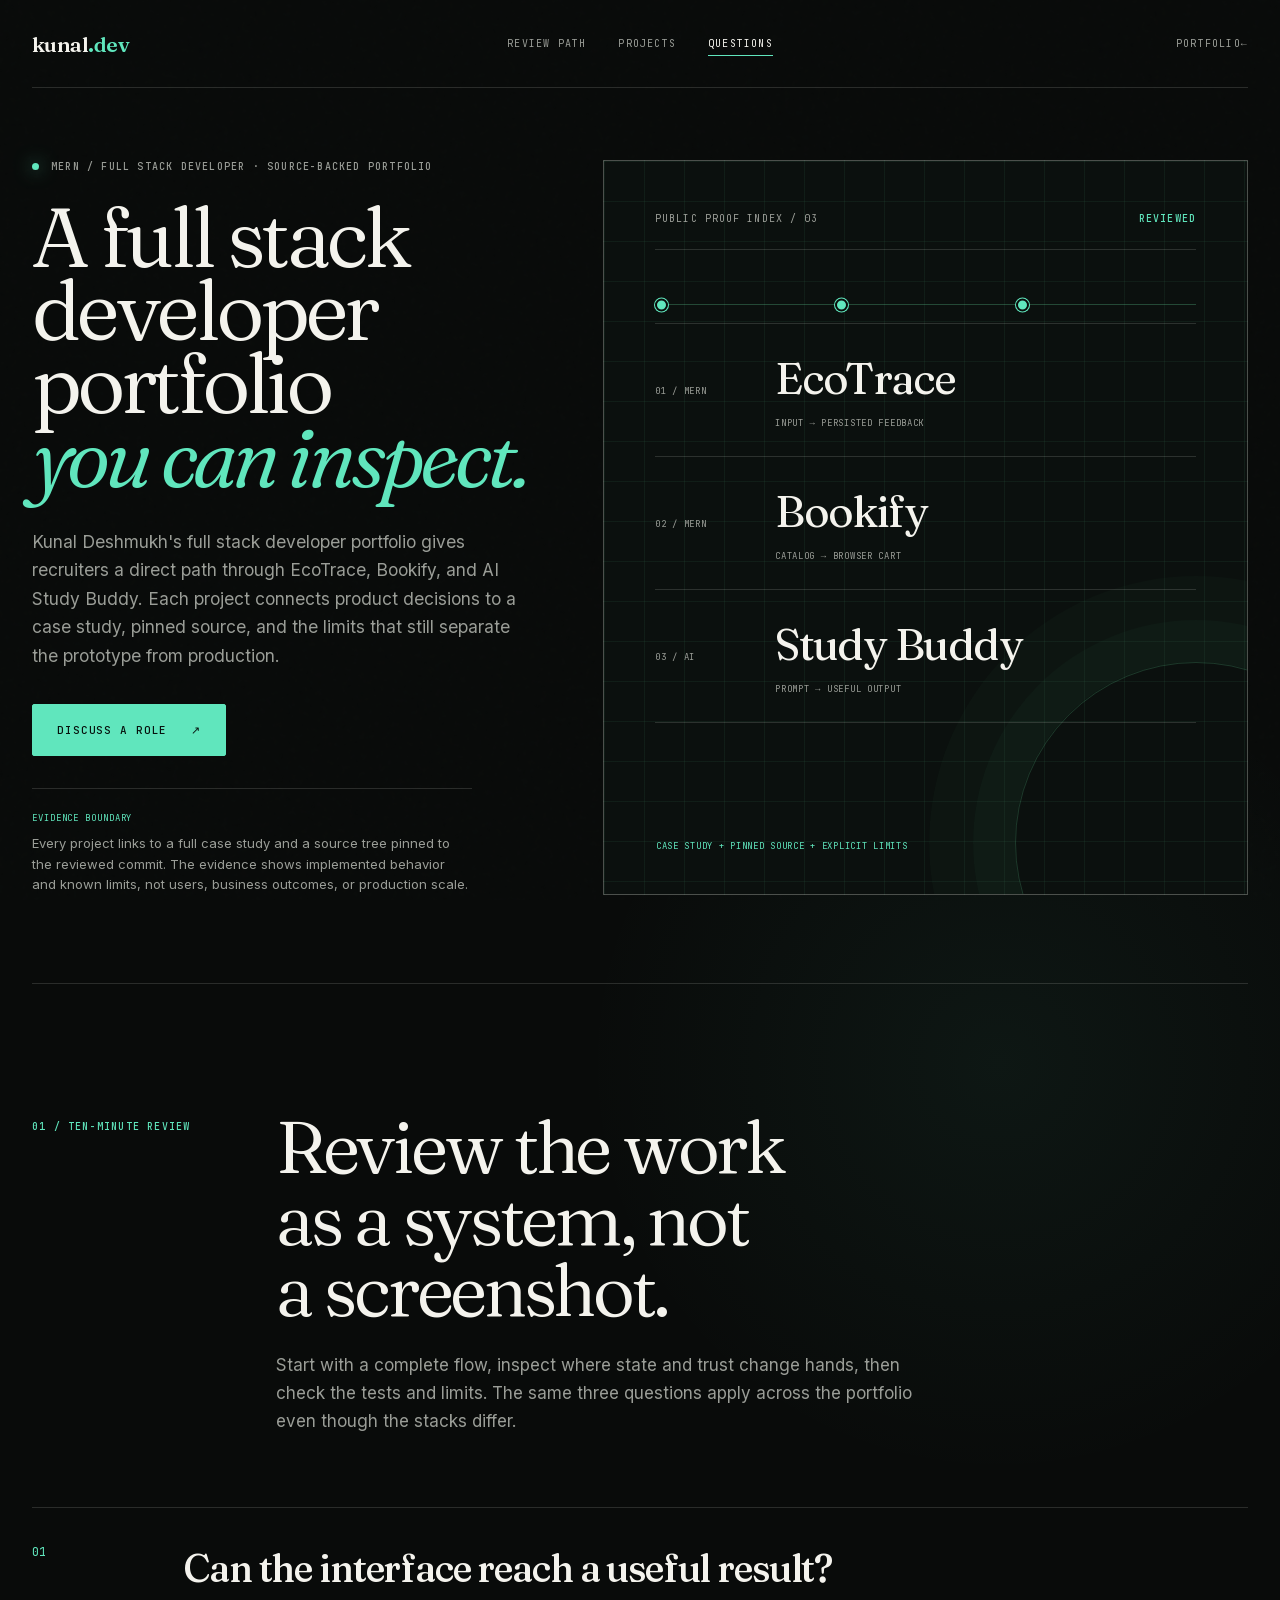
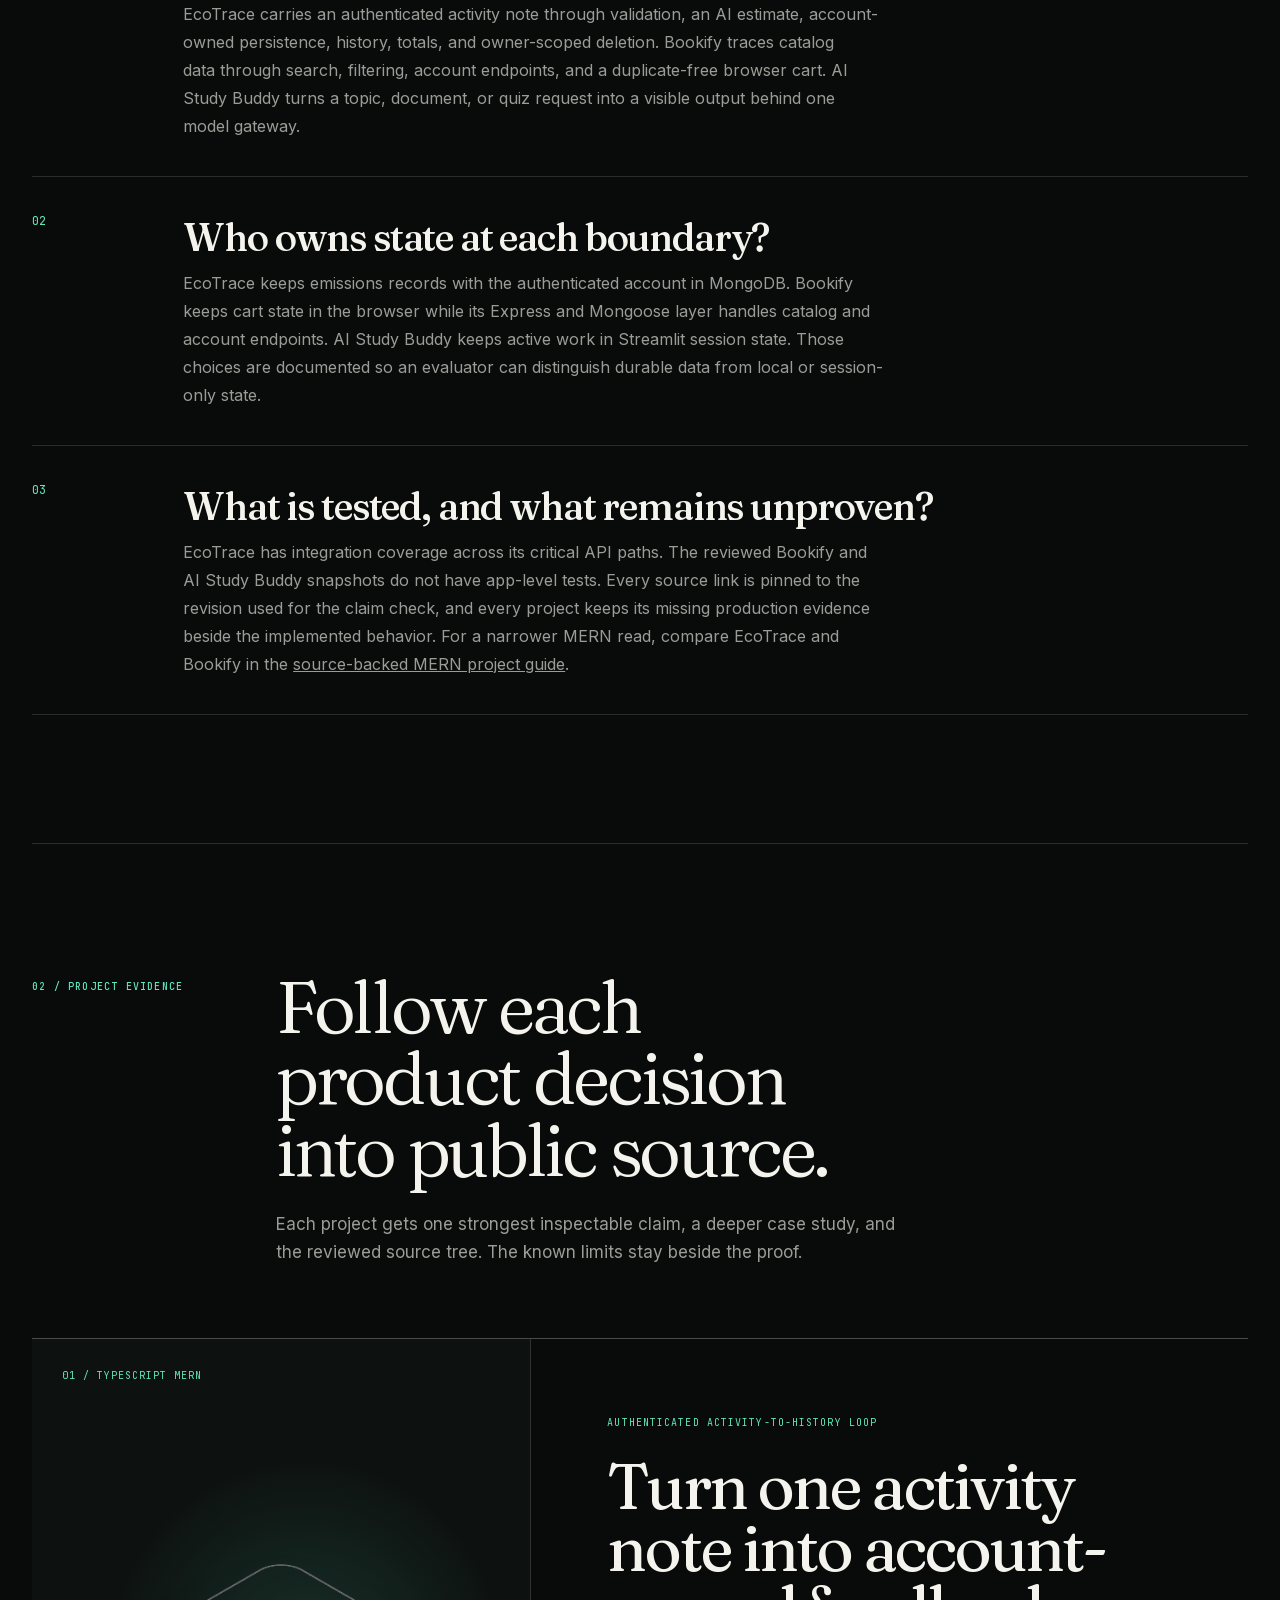
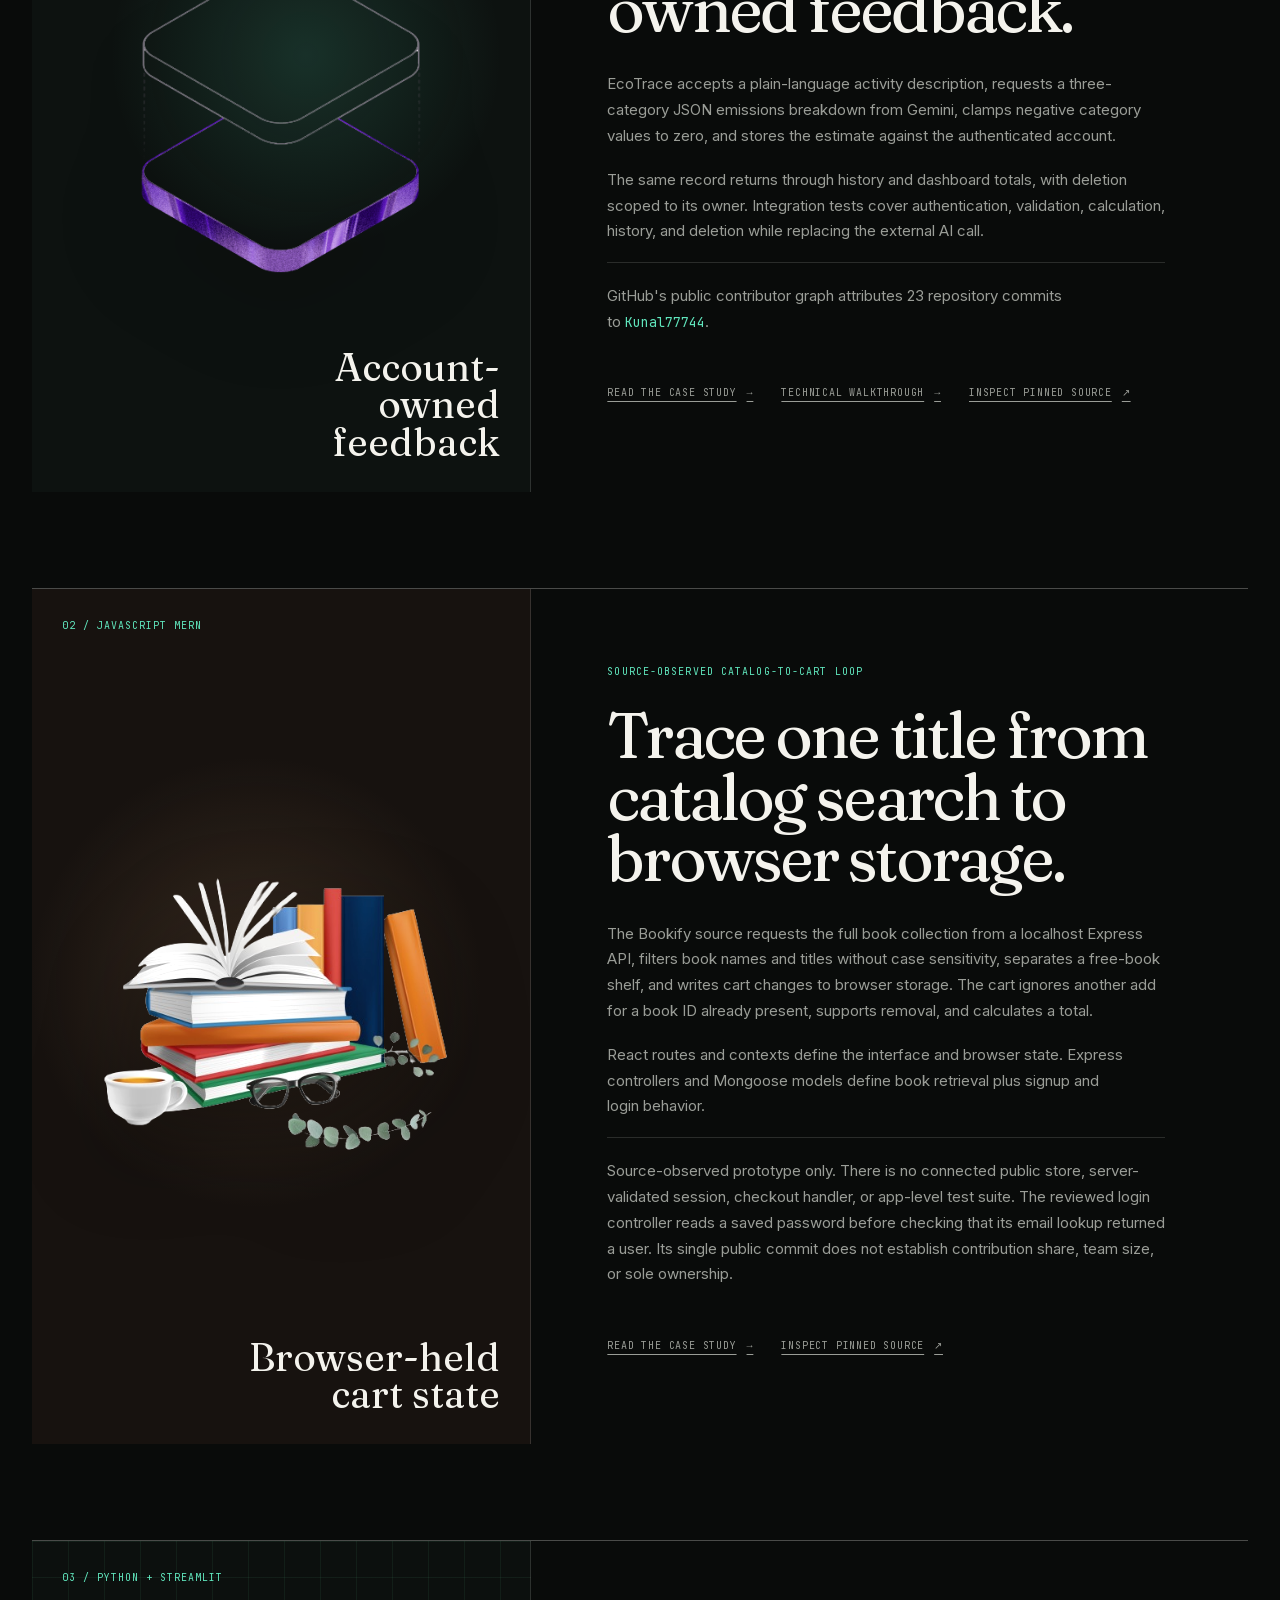
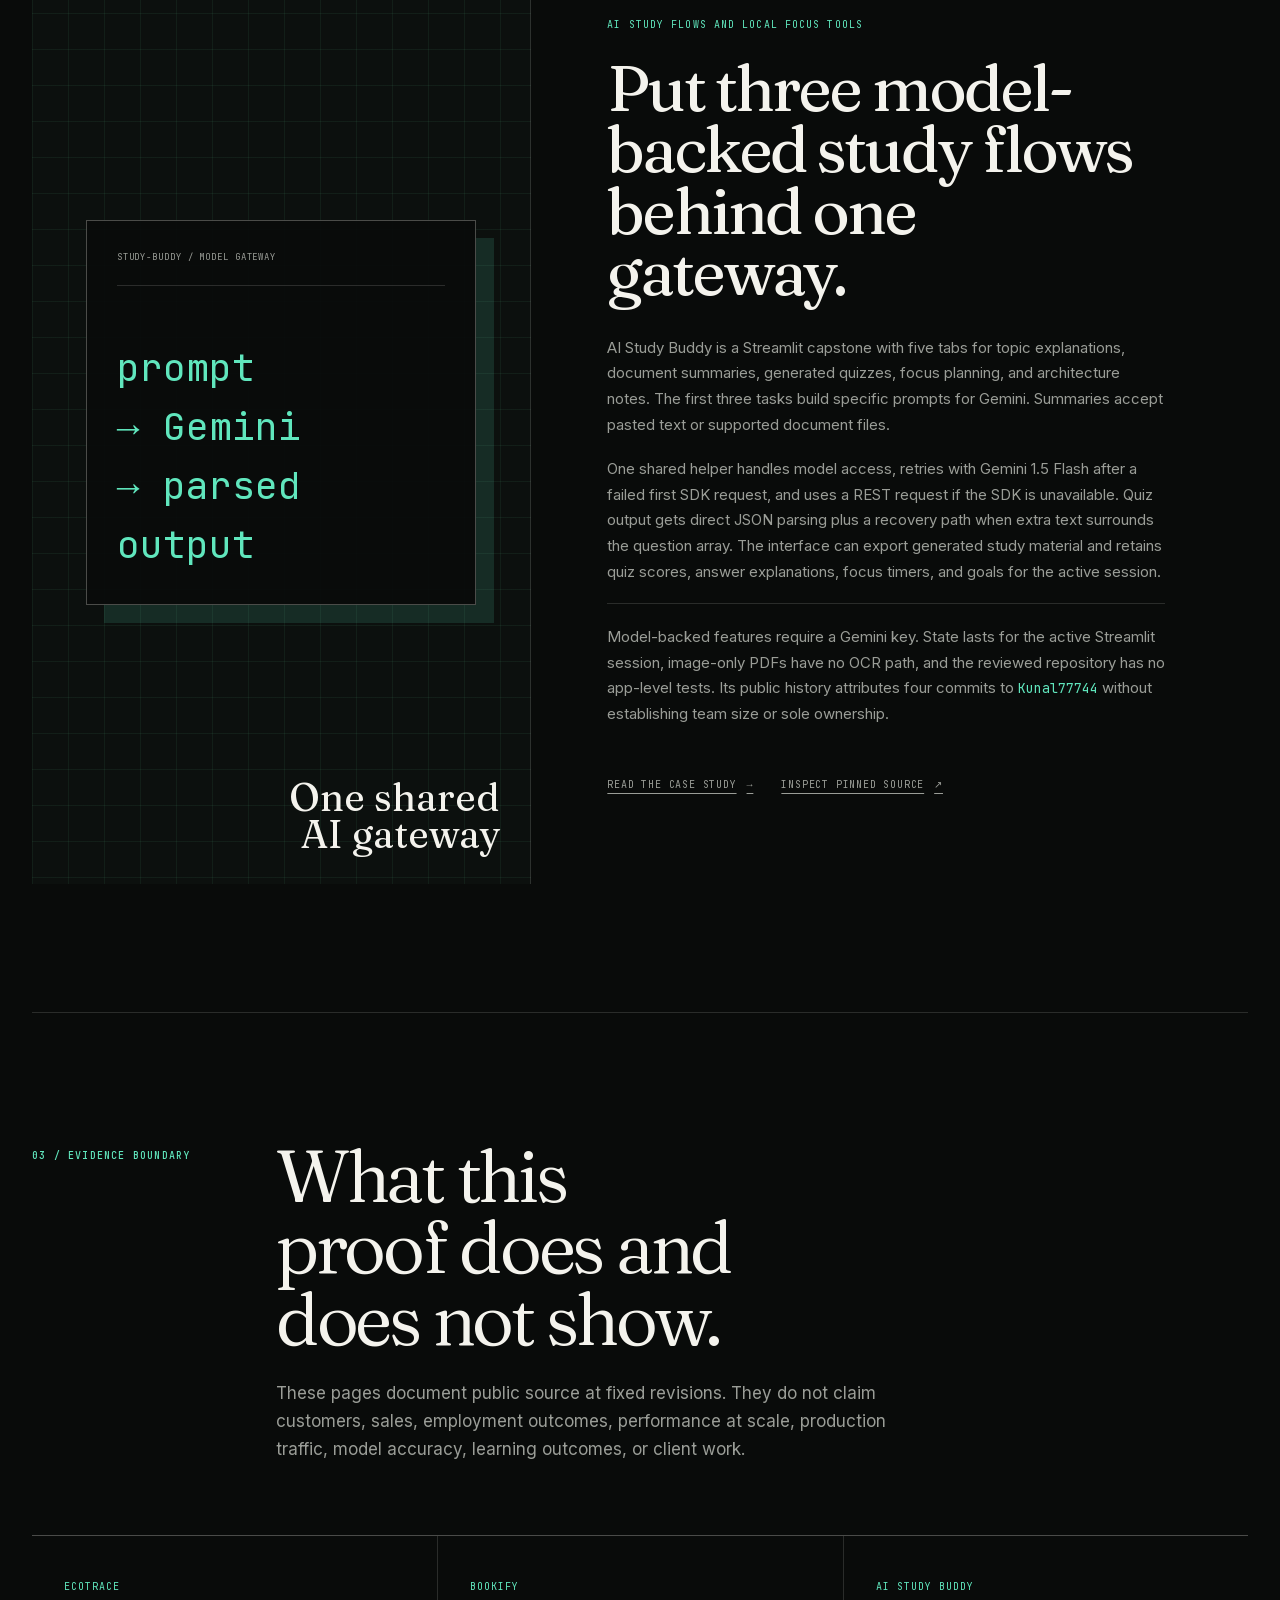
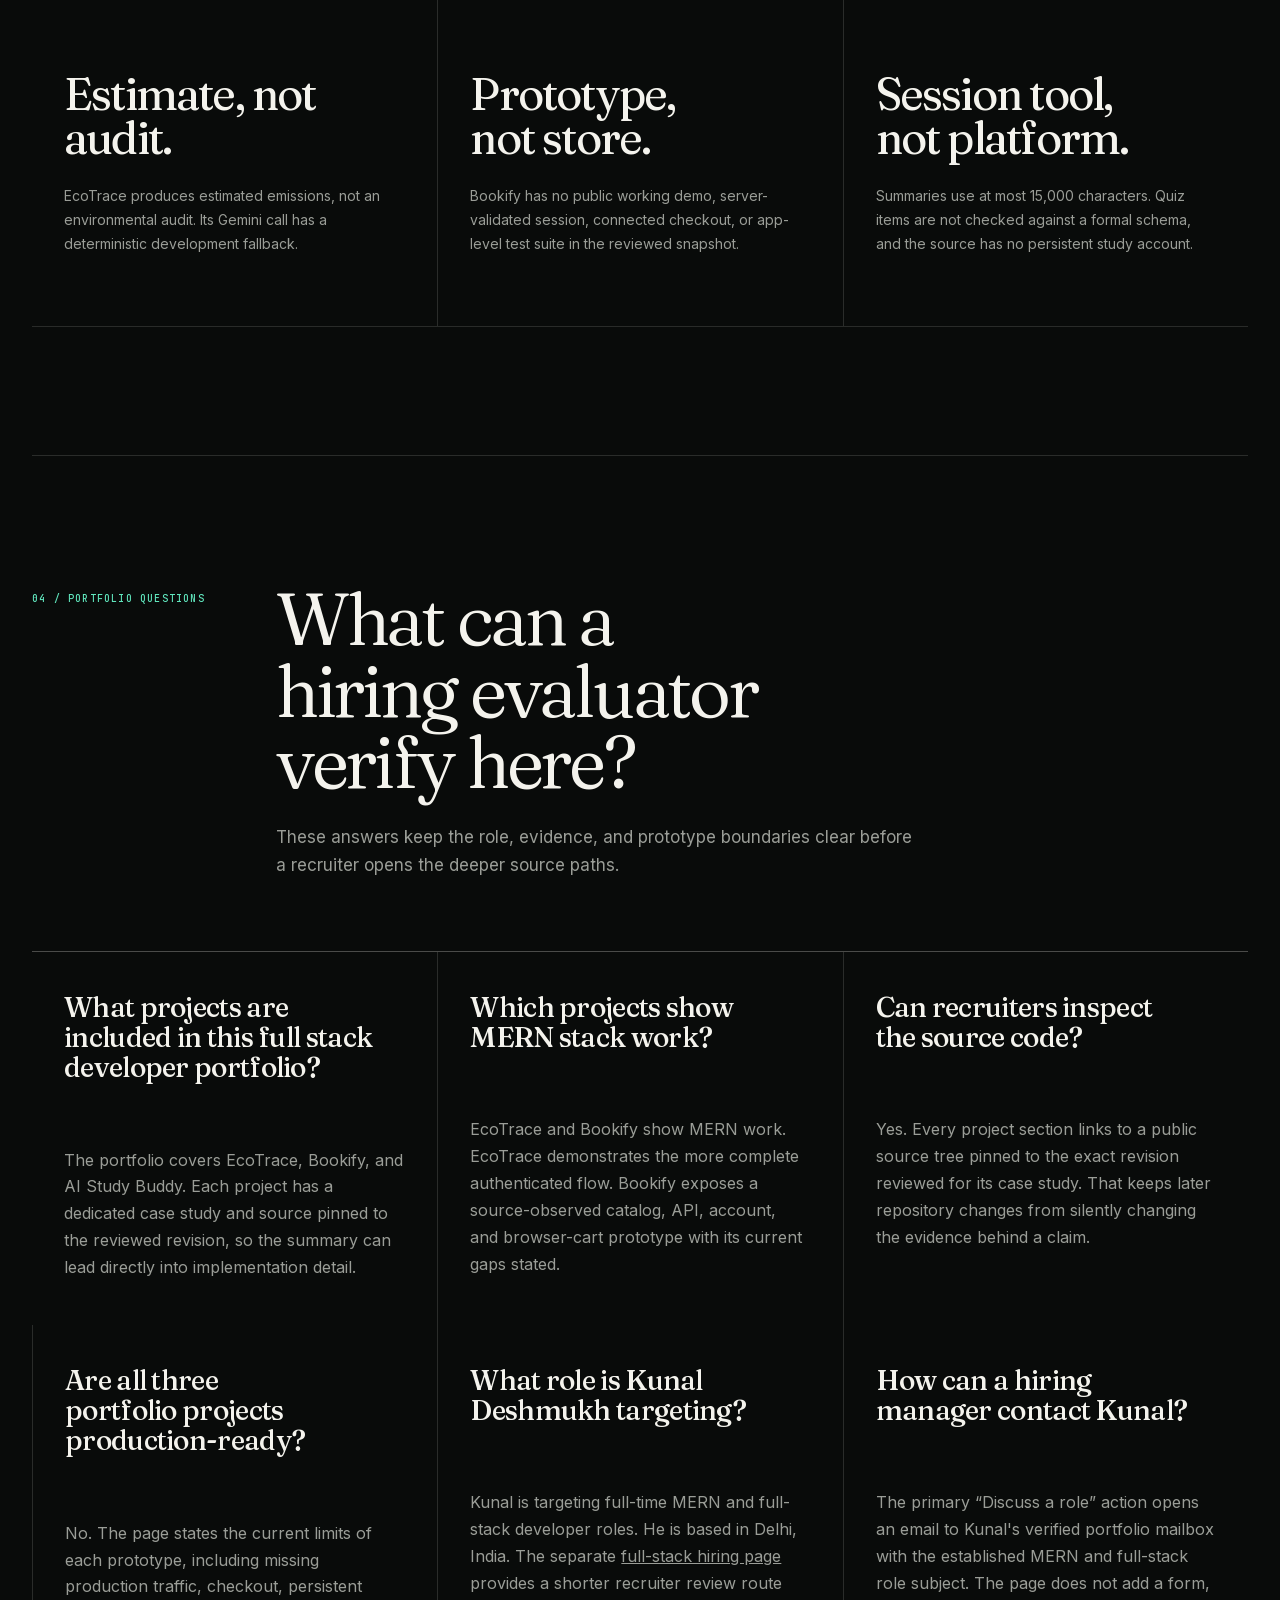
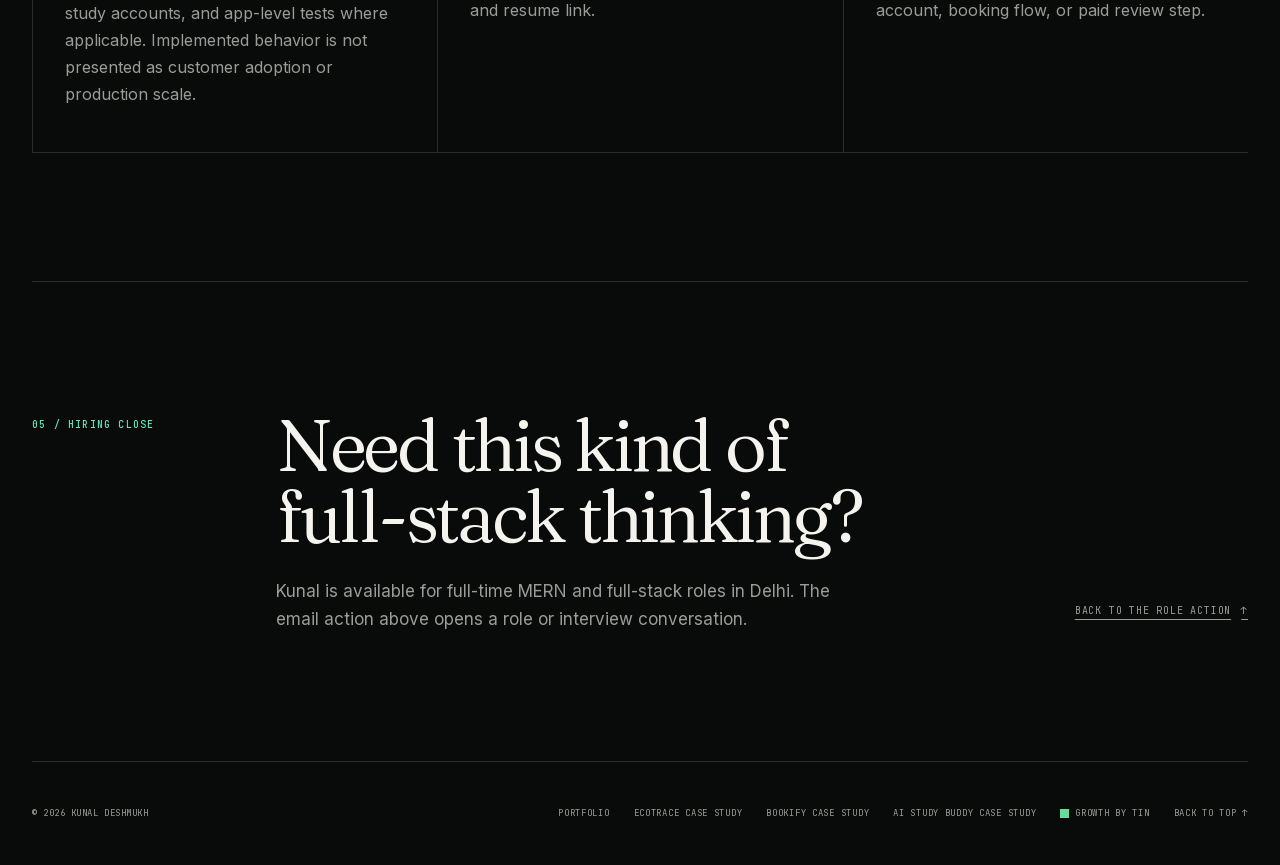
<file: project-proof/index.html>
<!doctype html>
<html lang="en">
  <head>
    <meta charset="UTF-8" />
    <meta name="viewport" content="width=device-width, initial-scale=1.0" />
    <meta
      name="description"
      content="Explore Kunal Deshmukh's full stack developer portfolio: three public projects, source-backed case studies, pinned code, and clear prototype limits."
    />
    <meta name="theme-color" content="#090b0a" />
    <link
      rel="canonical"
      href="https://resume-sable-phi.vercel.app/project-proof/"
    />
    <meta
      property="og:title"
      content="Full Stack Developer Portfolio | Kunal Deshmukh"
    />
    <meta
      property="og:description"
      content="Three public projects with source-backed case studies, pinned code, and clear prototype limits."
    />
    <meta property="og:type" content="profile" />
    <meta
      property="og:url"
      content="https://resume-sable-phi.vercel.app/project-proof/"
    />
    <meta property="og:site_name" content="Kunal Deshmukh" />
    <meta property="og:locale" content="en_IN" />
    <meta
      property="og:image"
      content="https://resume-sable-phi.vercel.app/social-preview.png"
    />
    <meta
      property="og:image:alt"
      content="Kunal Deshmukh, MERN and full-stack developer"
    />
    <meta name="twitter:card" content="summary_large_image" />
    <meta
      name="twitter:title"
      content="Full Stack Developer Portfolio | Kunal Deshmukh"
    />
    <meta
      name="twitter:description"
      content="Three public projects with source-backed case studies, pinned code, and clear prototype limits."
    />
    <meta
      name="twitter:image"
      content="https://resume-sable-phi.vercel.app/social-preview.png"
    />
    <title>Full Stack Developer Portfolio | Kunal Deshmukh</title>
    <link rel="icon" href="/favicon.svg" type="image/svg+xml" />
    <link rel="stylesheet" href="/styles.css" />
    <script type="application/ld+json">
      {
        "@context": "https://schema.org",
        "@graph": [
          {
            "@type": "ProfilePage",
            "@id": "https://resume-sable-phi.vercel.app/project-proof/#profile",
            "url": "https://resume-sable-phi.vercel.app/project-proof/",
            "name": "Full Stack Developer Portfolio | Kunal Deshmukh",
            "description": "Kunal Deshmukh's full stack developer portfolio with three public projects, source-backed case studies, pinned code, and explicit prototype limits.",
            "datePublished": "2026-08-09",
            "dateModified": "2026-08-13",
            "inLanguage": "en",
            "mainEntity": {
              "@type": "Person",
              "@id": "https://resume-sable-phi.vercel.app/#kunal-deshmukh",
              "name": "Kunal Deshmukh",
              "url": "https://resume-sable-phi.vercel.app/",
              "jobTitle": "MERN / Full Stack Developer",
              "sameAs": ["https://github.com/Kunal77744"]
            },
            "isPartOf": {
              "@type": "WebSite",
              "@id": "https://resume-sable-phi.vercel.app/#website"
            },
            "about": [
              { "@type": "SoftwareSourceCode", "name": "EcoTrace" },
              { "@type": "SoftwareSourceCode", "name": "Bookify" },
              { "@type": "SoftwareSourceCode", "name": "AI Study Buddy" }
            ]
          },
          {
            "@type": "BreadcrumbList",
            "itemListElement": [
              {
                "@type": "ListItem",
                "position": 1,
                "name": "Portfolio",
                "item": "https://resume-sable-phi.vercel.app/"
              },
              {
                "@type": "ListItem",
                "position": 2,
                "name": "Full stack developer portfolio",
                "item": "https://resume-sable-phi.vercel.app/project-proof/"
              }
            ]
          },
          {
            "@type": "FAQPage",
            "@id": "https://resume-sable-phi.vercel.app/project-proof/#questions",
            "mainEntity": [
              {
                "@type": "Question",
                "name": "What projects are included in this full stack developer portfolio?",
                "acceptedAnswer": {
                  "@type": "Answer",
                  "text": "The portfolio covers EcoTrace, Bookify, and AI Study Buddy. Each project has a dedicated case study and source pinned to the reviewed revision."
                }
              },
              {
                "@type": "Question",
                "name": "Which projects show MERN stack work?",
                "acceptedAnswer": {
                  "@type": "Answer",
                  "text": "EcoTrace and Bookify show MERN work. EcoTrace demonstrates the more complete authenticated flow, while Bookify exposes a source-observed catalog, API, account, and browser-cart prototype."
                }
              },
              {
                "@type": "Question",
                "name": "Can recruiters inspect the source code?",
                "acceptedAnswer": {
                  "@type": "Answer",
                  "text": "Yes. Every project section links to a public source tree pinned to the exact revision reviewed for its case study."
                }
              },
              {
                "@type": "Question",
                "name": "Are all three portfolio projects production-ready?",
                "acceptedAnswer": {
                  "@type": "Answer",
                  "text": "No. The page states the current limits of each prototype, including missing production traffic, checkout, persistent study accounts, and app-level tests where applicable."
                }
              },
              {
                "@type": "Question",
                "name": "What role is Kunal Deshmukh targeting?",
                "acceptedAnswer": {
                  "@type": "Answer",
                  "text": "Kunal is targeting full-time MERN and full-stack developer roles. He is based in Delhi, India."
                }
              },
              {
                "@type": "Question",
                "name": "How can a hiring manager contact Kunal?",
                "acceptedAnswer": {
                  "@type": "Answer",
                  "text": "The primary Discuss a role action opens an email to Kunal's verified portfolio mailbox with a MERN and full-stack role subject."
                }
              }
            ]
          }
        ]
      }
    </script>
    <script src="/analytics-control.js"></script>
    <script>
      window.__portfolioAnalyticsEnabled =
        window.PortfolioAnalytics.isEnabled(window.location.search);

      !(function (document, posthog) {
        if (!window.__portfolioAnalyticsEnabled || posthog.__SV) return;
        window.posthog = posthog;
        posthog._i = [];
        posthog.init = function (apiKey, config, name) {
          function stub(target, method) {
            target[method] = function () {
              target.push([method].concat(Array.prototype.slice.call(arguments, 0)));
            };
          }
          const script = document.createElement("script");
          script.type = "text/javascript";
          script.crossOrigin = "anonymous";
          script.async = true;
          script.src =
            config.api_host.replace(".i.posthog.com", "-assets.i.posthog.com") +
            "/static/array.js";
          const firstScript = document.getElementsByTagName("script")[0];
          firstScript.parentNode.insertBefore(script, firstScript);
          let instance = posthog;
          if (name !== undefined) instance = posthog[name] = [];
          else name = "posthog";
          instance.people = instance.people || [];
          instance.toString = function (includePeople) {
            let label = "posthog";
            if (name !== "posthog") label += "." + name;
            if (!includePeople) label += " (stub)";
            return label;
          };
          instance.people.toString = function () {
            return instance.toString(1) + ".people (stub)";
          };
          ["capture", "identify", "register", "register_once", "unregister"].forEach(
            function (method) { stub(instance, method); },
          );
          posthog._i.push([apiKey, config, name]);
        };
        posthog.__SV = 1;
      })(document, window.posthog || []);

      window.posthog?.init("phc_Ar99UYERT9QEw5CzW9LT9dWdL9mJppdsj7yM3DpEzFdC", {
        api_host: "https://us.i.posthog.com",
        autocapture: false,
        capture_pageview: true,
        capture_pageleave: false,
        disable_session_recording: true,
        person_profiles: "identified_only",
      });
    </script>
    <script src="/source-attribution.js" defer></script>
    <script src="/proof-analytics.js" defer></script>
    <script src="/script.js" defer></script>
  </head>
  <body
    id="top"
    class="case-study-page project-proof-page"
    data-proof-surface="project-proof"
  >
    <a class="skip-link" href="#main">Skip to content</a>
    <div class="scroll-progress" aria-hidden="true">
      <span data-scroll-progress></span>
    </div>
    <div class="ambient-spotlight" data-ambient-spotlight aria-hidden="true"></div>

    <header class="site-header">
      <a class="wordmark" href="/" aria-label="kunal.dev, Kunal Deshmukh home">
        kunal<span>.dev</span>
      </a>
      <nav aria-label="Project proof navigation">
        <a href="#review">Review path</a>
        <a href="#projects">Projects</a>
        <a href="#questions">Questions</a>
      </nav>
      <a class="header-social" href="/#projects">
        Portfolio <span aria-hidden="true">←</span>
      </a>
    </header>

    <main id="main">
      <section class="case-hero proof-hero" aria-labelledby="proof-title">
        <div class="case-hero-copy">
          <p class="status-line">
            <span aria-hidden="true"></span>
            MERN / Full Stack Developer · Source-backed portfolio
          </p>
          <h1 id="proof-title">
            A full stack developer portfolio <span>you can inspect.</span>
          </h1>
          <p class="case-hero-intro">
            Kunal Deshmukh's full stack developer portfolio gives recruiters a
            direct path through EcoTrace, Bookify, and AI Study Buddy. Each project
            connects product decisions to a case study, pinned source, and the
            limits that still separate the prototype from production.
          </p>
          <div class="case-hero-actions">
            <a
              class="primary-action"
              data-contact-location="project-proof"
              aria-label="Discuss a role with Kunal Deshmukh by email"
              href="mailto:resume-sable-phi@mail.tin.computer?subject=MERN%20and%20full-stack%20role%20inquiry"
            >
              Discuss a role <span aria-hidden="true">↗</span>
            </a>
          </div>
          <p class="source-proof">
            <span>Evidence boundary</span>
            Every project links to a full case study and a source tree pinned to
            the reviewed commit. The evidence shows implemented behavior and known
            limits, not users, business outcomes, or production scale.
          </p>
        </div>

        <div class="proof-hero-visual" aria-label="Three-project evidence index">
          <div class="proof-ledger-head">
            <span>Public proof index / 03</span>
            <strong>Reviewed</strong>
          </div>
          <div class="proof-ledger-path" aria-hidden="true">
            <span></span><span></span><span></span>
          </div>
          <ol class="proof-ledger-list">
            <li>
              <span>01 / MERN</span>
              <strong>EcoTrace</strong>
              <small>Input → persisted feedback</small>
            </li>
            <li>
              <span>02 / MERN</span>
              <strong>Bookify</strong>
              <small>Catalog → browser cart</small>
            </li>
            <li>
              <span>03 / AI</span>
              <strong>Study Buddy</strong>
              <small>Prompt → useful output</small>
            </li>
          </ol>
          <p>Case study + pinned source + explicit limits</p>
        </div>
      </section>

      <section class="case-section proof-review" id="review" aria-labelledby="review-title">
        <header class="case-section-heading">
          <p class="section-index">01 / Ten-minute review</p>
          <div>
            <h2 id="review-title">Review the work as a system, not a screenshot.</h2>
            <p>
              Start with a complete flow, inspect where state and trust change
              hands, then check the tests and limits. The same three questions
              apply across the portfolio even though the stacks differ.
            </p>
          </div>
        </header>
        <ol class="hiring-review-list">
          <li>
            <span>01</span>
            <div>
              <h3>Can the interface reach a useful result?</h3>
              <p>
                EcoTrace carries an authenticated activity note through validation,
                an AI estimate, account-owned persistence, history, totals, and
                owner-scoped deletion. Bookify traces catalog data through search,
                filtering, account endpoints, and a duplicate-free browser cart.
                AI Study Buddy turns a topic, document, or quiz request into a
                visible output behind one model gateway.
              </p>
            </div>
          </li>
          <li>
            <span>02</span>
            <div>
              <h3>Who owns state at each boundary?</h3>
              <p>
                EcoTrace keeps emissions records with the authenticated account in
                MongoDB. Bookify keeps cart state in the browser while its Express
                and Mongoose layer handles catalog and account endpoints. AI Study
                Buddy keeps active work in Streamlit session state. Those choices
                are documented so an evaluator can distinguish durable data from
                local or session-only state.
              </p>
            </div>
          </li>
          <li>
            <span>03</span>
            <div>
              <h3>What is tested, and what remains unproven?</h3>
              <p>
                EcoTrace has integration coverage across its critical API paths.
                The reviewed Bookify and AI Study Buddy snapshots do not have
                app-level tests. Every source link is pinned to the revision used
                for the claim check, and every project keeps its missing production
                evidence beside the implemented behavior. For a narrower MERN read,
                compare EcoTrace and Bookify in the
                <a href="/mern-stack-portfolio-projects/">source-backed MERN project guide</a>.
              </p>
            </div>
          </li>
        </ol>
      </section>

      <section class="case-section proof-projects" id="projects" aria-labelledby="projects-title">
        <header class="case-section-heading">
          <p class="section-index">02 / Project evidence</p>
          <div>
            <h2 id="projects-title">Follow each product decision into public source.</h2>
            <p>
              Each project gets one strongest inspectable claim, a deeper case
              study, and the reviewed source tree. The known limits stay beside the proof.
            </p>
          </div>
        </header>

        <article class="proof-project proof-project-ecotrace" id="ecotrace">
          <div class="proof-project-visual">
            <span>01 / TypeScript MERN</span>
            <img
              src="/assets/projects/ecotrace-hero.png"
              alt="EcoTrace project dashboard artwork"
              width="343"
              height="361"
            />
            <strong>Account-owned feedback</strong>
          </div>
          <div class="proof-project-copy">
            <p class="proof-project-kicker">Authenticated activity-to-history loop</p>
            <h3>Turn one activity note into account-owned feedback.</h3>
            <p>
              EcoTrace accepts a plain-language activity description, requests a
              three-category JSON emissions breakdown from Gemini, clamps negative
              category values to zero, and stores the estimate against the authenticated account.
            </p>
            <p>
              The same record returns through history and dashboard totals, with
              deletion scoped to its owner. Integration tests cover authentication,
              validation, calculation, history, and deletion while replacing the external AI call.
            </p>
            <p class="proof-project-note">
              GitHub's public contributor graph attributes 23 repository commits to
              <code>Kunal77744</code>.
            </p>
            <div class="proof-project-links">
              <a
                class="project-link"
                data-proof-detail="case-study"
                data-proof-project="ecotrace"
                href="/projects/ecotrace/"
              >
                Read the case study <span aria-hidden="true">→</span>
              </a>
              <a
                class="project-link"
                data-proof-detail="technical-walkthrough"
                data-proof-project="ecotrace"
                href="/projects/ecotrace/technical-walkthrough/"
              >
                Technical walkthrough <span aria-hidden="true">→</span>
              </a>
              <a
                class="project-link"
                data-proof-detail="pinned-source"
                data-proof-project="ecotrace"
                href="https://github.com/mern2026book-cmd/CarbonEmission/tree/c6b7bd8ec37be2f346d9fba3e92ea3837febe23a"
                target="_blank"
                rel="noopener noreferrer"
              >
                Inspect pinned source <span aria-hidden="true">↗</span>
              </a>
            </div>
          </div>
        </article>

        <article class="proof-project proof-project-bookify" id="bookify">
          <div class="proof-project-visual">
            <span>02 / JavaScript MERN</span>
            <img
              src="/assets/projects/bookify-banner.png"
              alt="A stack of books used in the Bookify project"
              width="460"
              height="356"
            />
            <strong>Browser-held cart state</strong>
          </div>
          <div class="proof-project-copy">
            <p class="proof-project-kicker">Source-observed catalog-to-cart loop</p>
            <h3>Trace one title from catalog search to browser storage.</h3>
            <p>
              The Bookify source requests the full book collection from a localhost
              Express API, filters book names and titles without case sensitivity,
              separates a free-book shelf, and writes cart changes to browser storage.
              The cart ignores another add for a book ID already present, supports removal,
              and calculates a total.
            </p>
            <p>
              React routes and contexts define the interface and browser state.
              Express controllers and Mongoose models define book retrieval plus signup
              and login behavior.
            </p>
            <p class="proof-project-note">
              Source-observed prototype only. There is no connected public store,
              server-validated session, checkout handler, or app-level test suite.
              The reviewed login controller reads a saved password before checking
              that its email lookup returned a user. Its single public commit does
              not establish contribution share, team size, or sole ownership.
            </p>
            <div class="proof-project-links">
              <a
                class="project-link"
                data-proof-detail="case-study"
                data-proof-project="bookify"
                href="/projects/bookify/"
              >
                Read the case study <span aria-hidden="true">→</span>
              </a>
              <a
                class="project-link"
                data-proof-detail="pinned-source"
                data-proof-project="bookify"
                href="https://github.com/Kunal77744/Shopify/tree/fd6be2878de3eab19bcfedd706d749ddfc11c7ed"
                target="_blank"
                rel="noopener noreferrer"
              >
                Inspect pinned source <span aria-hidden="true">↗</span>
              </a>
            </div>
          </div>
        </article>

        <article class="proof-project proof-project-study" id="study-buddy">
          <div class="proof-project-visual proof-study-visual">
            <span>03 / Python + Streamlit</span>
            <div class="proof-code-window" aria-hidden="true">
              <small>study-buddy / model gateway</small>
              <code>prompt<br />→ Gemini<br />→ parsed output</code>
            </div>
            <strong>One shared AI gateway</strong>
          </div>
          <div class="proof-project-copy">
            <p class="proof-project-kicker">AI study flows and local focus tools</p>
            <h3>Put three model-backed study flows behind one gateway.</h3>
            <p>
              AI Study Buddy is a Streamlit capstone with five tabs for topic
              explanations, document summaries, generated quizzes, focus planning,
              and architecture notes. The first three tasks build specific prompts
              for Gemini. Summaries accept pasted text or supported document files.
            </p>
            <p>
              One shared helper handles model access, retries with Gemini 1.5 Flash
              after a failed first SDK request, and uses a REST request if the SDK is
              unavailable. Quiz output gets direct JSON parsing plus a recovery path
              when extra text surrounds the question array. The interface can export
              generated study material and retains quiz scores, answer explanations,
              focus timers, and goals for the active session.
            </p>
            <p class="proof-project-note">
              Model-backed features require a Gemini key. State lasts for the active
              Streamlit session, image-only PDFs have no OCR path, and the reviewed
              repository has no app-level tests. Its public history attributes four
              commits to <code>Kunal77744</code> without establishing team size or
              sole ownership.
            </p>
            <div class="proof-project-links">
              <a
                class="project-link"
                data-proof-detail="case-study"
                data-proof-project="ai-study-buddy"
                href="/projects/ai-study-buddy/"
              >
                Read the case study <span aria-hidden="true">→</span>
              </a>
              <a
                class="project-link"
                data-proof-detail="pinned-source"
                data-proof-project="ai-study-buddy"
                href="https://github.com/Kunal77744/AI-Study-Buddy/tree/06114d8669265f7270e1b15c854808b7ec482832"
                target="_blank"
                rel="noopener noreferrer"
              >
                Inspect pinned source <span aria-hidden="true">↗</span>
              </a>
            </div>
          </div>
        </article>
      </section>

      <section class="case-section proof-boundaries" id="boundaries" aria-labelledby="boundaries-title">
        <header class="case-section-heading">
          <p class="section-index">03 / Evidence boundary</p>
          <div>
            <h2 id="boundaries-title">What this proof does and does not show.</h2>
            <p>
              These pages document public source at fixed revisions. They do not
              claim customers, sales, employment outcomes, performance at scale,
              production traffic, model accuracy, learning outcomes, or client work.
            </p>
          </div>
        </header>
        <div class="proof-boundary-grid">
          <article>
            <span>EcoTrace</span>
            <h3>Estimate, not audit.</h3>
            <p>
              EcoTrace produces estimated emissions, not an environmental audit.
              Its Gemini call has a deterministic development fallback.
            </p>
          </article>
          <article>
            <span>Bookify</span>
            <h3>Prototype, not store.</h3>
            <p>
              Bookify has no public working demo, server-validated session,
              connected checkout, or app-level test suite in the reviewed snapshot.
            </p>
          </article>
          <article>
            <span>AI Study Buddy</span>
            <h3>Session tool, not platform.</h3>
            <p>
              Summaries use at most 15,000 characters. Quiz items are not checked
              against a formal schema, and the source has no persistent study account.
            </p>
          </article>
        </div>
      </section>

      <section class="case-section mern-faq-section" id="questions" aria-labelledby="questions-title">
        <header class="case-section-heading">
          <p class="section-index">04 / Portfolio questions</p>
          <div>
            <h2 id="questions-title">What can a hiring evaluator verify here?</h2>
            <p>
              These answers keep the role, evidence, and prototype boundaries clear
              before a recruiter opens the deeper source paths.
            </p>
          </div>
        </header>
        <div class="mern-faq-list">
          <article>
            <h3>What projects are included in this full stack developer portfolio?</h3>
            <p>
              The portfolio covers EcoTrace, Bookify, and AI Study Buddy. Each
              project has a dedicated case study and source pinned to the reviewed
              revision, so the summary can lead directly into implementation detail.
            </p>
          </article>
          <article>
            <h3>Which projects show MERN stack work?</h3>
            <p>
              EcoTrace and Bookify show MERN work. EcoTrace demonstrates the more
              complete authenticated flow. Bookify exposes a source-observed catalog,
              API, account, and browser-cart prototype with its current gaps stated.
            </p>
          </article>
          <article>
            <h3>Can recruiters inspect the source code?</h3>
            <p>
              Yes. Every project section links to a public source tree pinned to the
              exact revision reviewed for its case study. That keeps later repository
              changes from silently changing the evidence behind a claim.
            </p>
          </article>
          <article>
            <h3>Are all three portfolio projects production-ready?</h3>
            <p>
              No. The page states the current limits of each prototype, including
              missing production traffic, checkout, persistent study accounts, and
              app-level tests where applicable. Implemented behavior is not presented
              as customer adoption or production scale.
            </p>
          </article>
          <article>
            <h3>What role is Kunal Deshmukh targeting?</h3>
            <p>
              Kunal is targeting full-time MERN and full-stack developer roles. He
              is based in Delhi, India. The separate
              <a href="/hire-full-stack-developer/">full-stack hiring page</a>
              provides a shorter recruiter review route and resume link.
            </p>
          </article>
          <article>
            <h3>How can a hiring manager contact Kunal?</h3>
            <p>
              The primary “Discuss a role” action opens an email to Kunal's verified
              portfolio mailbox with the established MERN and full-stack role subject.
              The page does not add a form, account, booking flow, or paid review step.
            </p>
          </article>
        </div>
      </section>

      <section class="case-contact proof-contact" id="contact" aria-labelledby="proof-contact-title">
        <p class="section-index">05 / Hiring close</p>
        <div>
          <h2 id="proof-contact-title">Need this kind of full-stack thinking?</h2>
          <p>
            Kunal is available for full-time MERN and full-stack roles in Delhi.
            The email action above opens a role or interview conversation.
          </p>
        </div>
        <a class="project-link" href="#top">
          Back to the role action <span aria-hidden="true">↑</span>
        </a>
      </section>
    </main>

    <footer class="site-footer">
      <p>© <span id="year">2026</span> Kunal Deshmukh</p>
      <div class="footer-links">
        <a href="/">Portfolio</a>
        <a href="/projects/ecotrace/">EcoTrace case study</a>
        <a href="/projects/bookify/">Bookify case study</a>
        <a href="/projects/ai-study-buddy/">AI Study Buddy case study</a>
        <a class="tin-credit" href="https://tin.computer">
          <svg viewBox="0 0 32 32" aria-hidden="true">
            <rect width="32" height="32" fill="#66DC9D"></rect>
          </svg>
          <span>Growth by Tin</span>
        </a>
        <a href="#top">Back to top ↑</a>
      </div>
    </footer>
  </body>
</html>
</file>
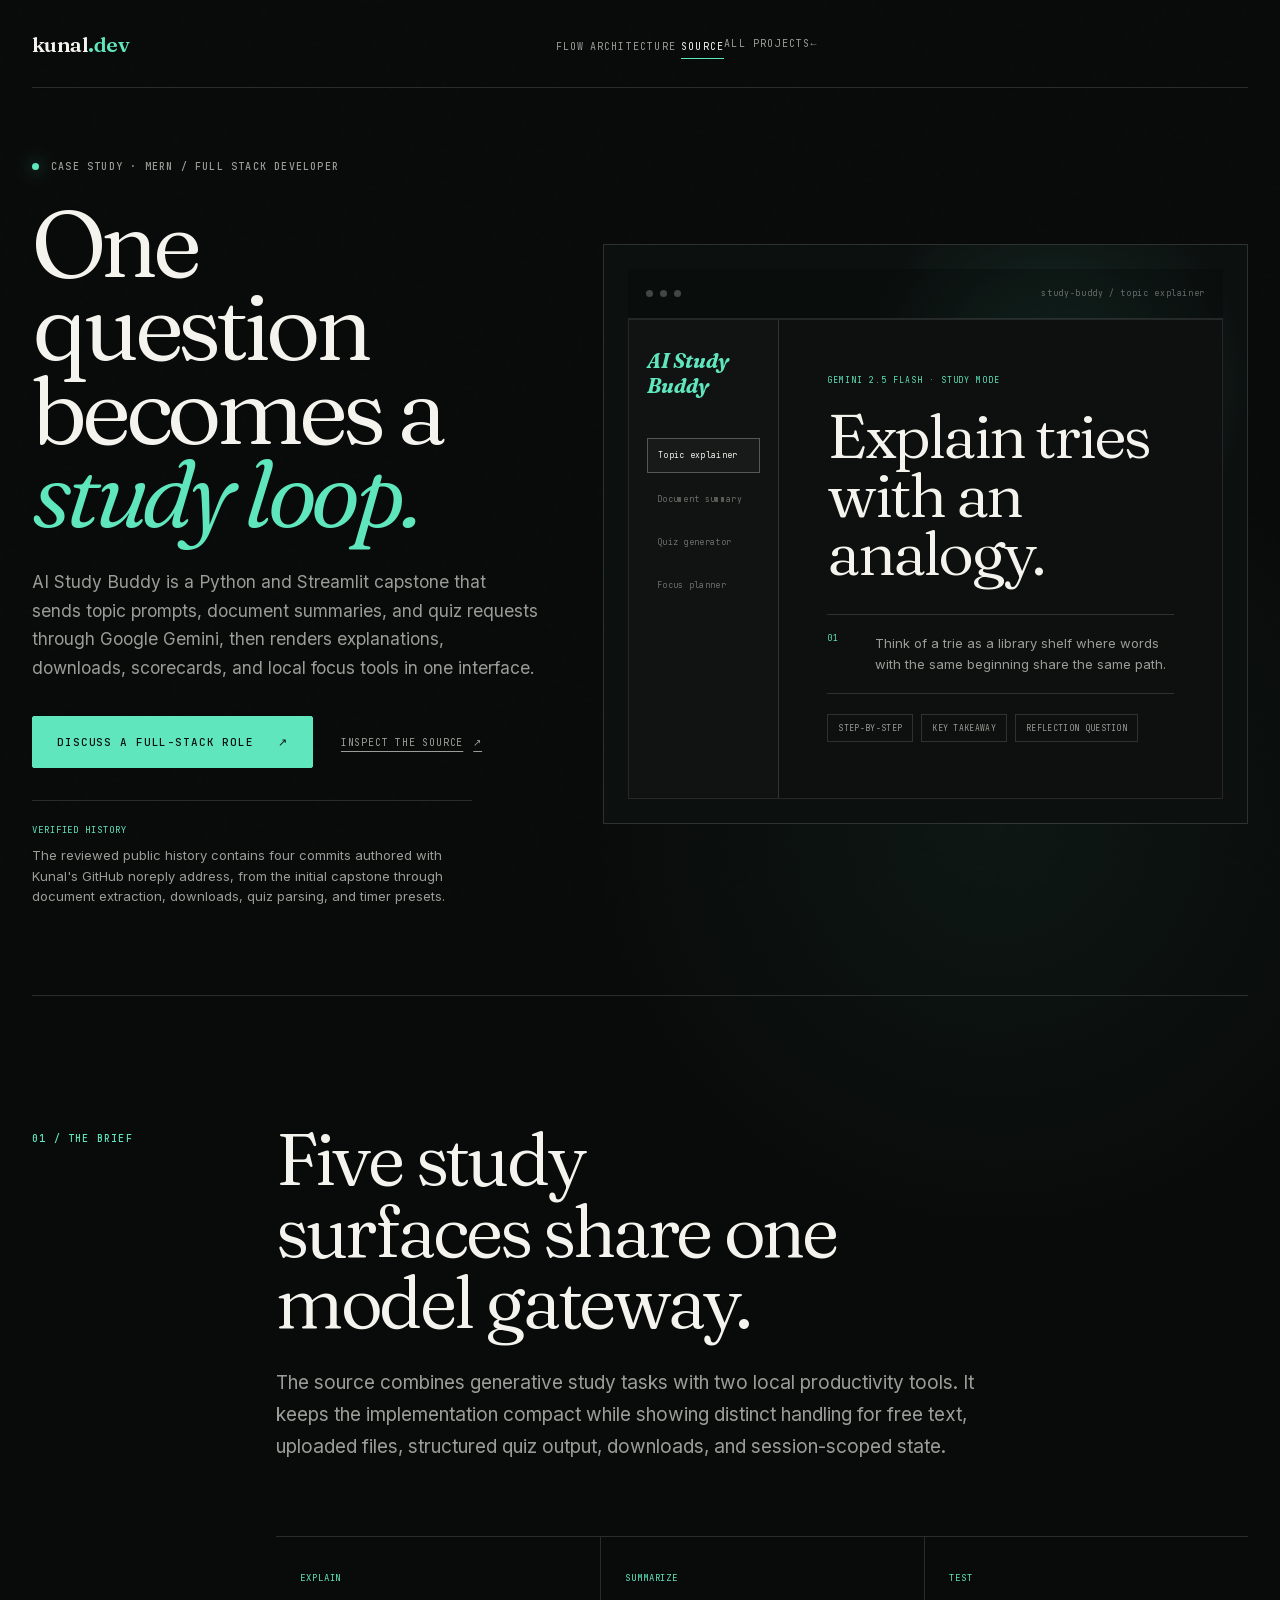
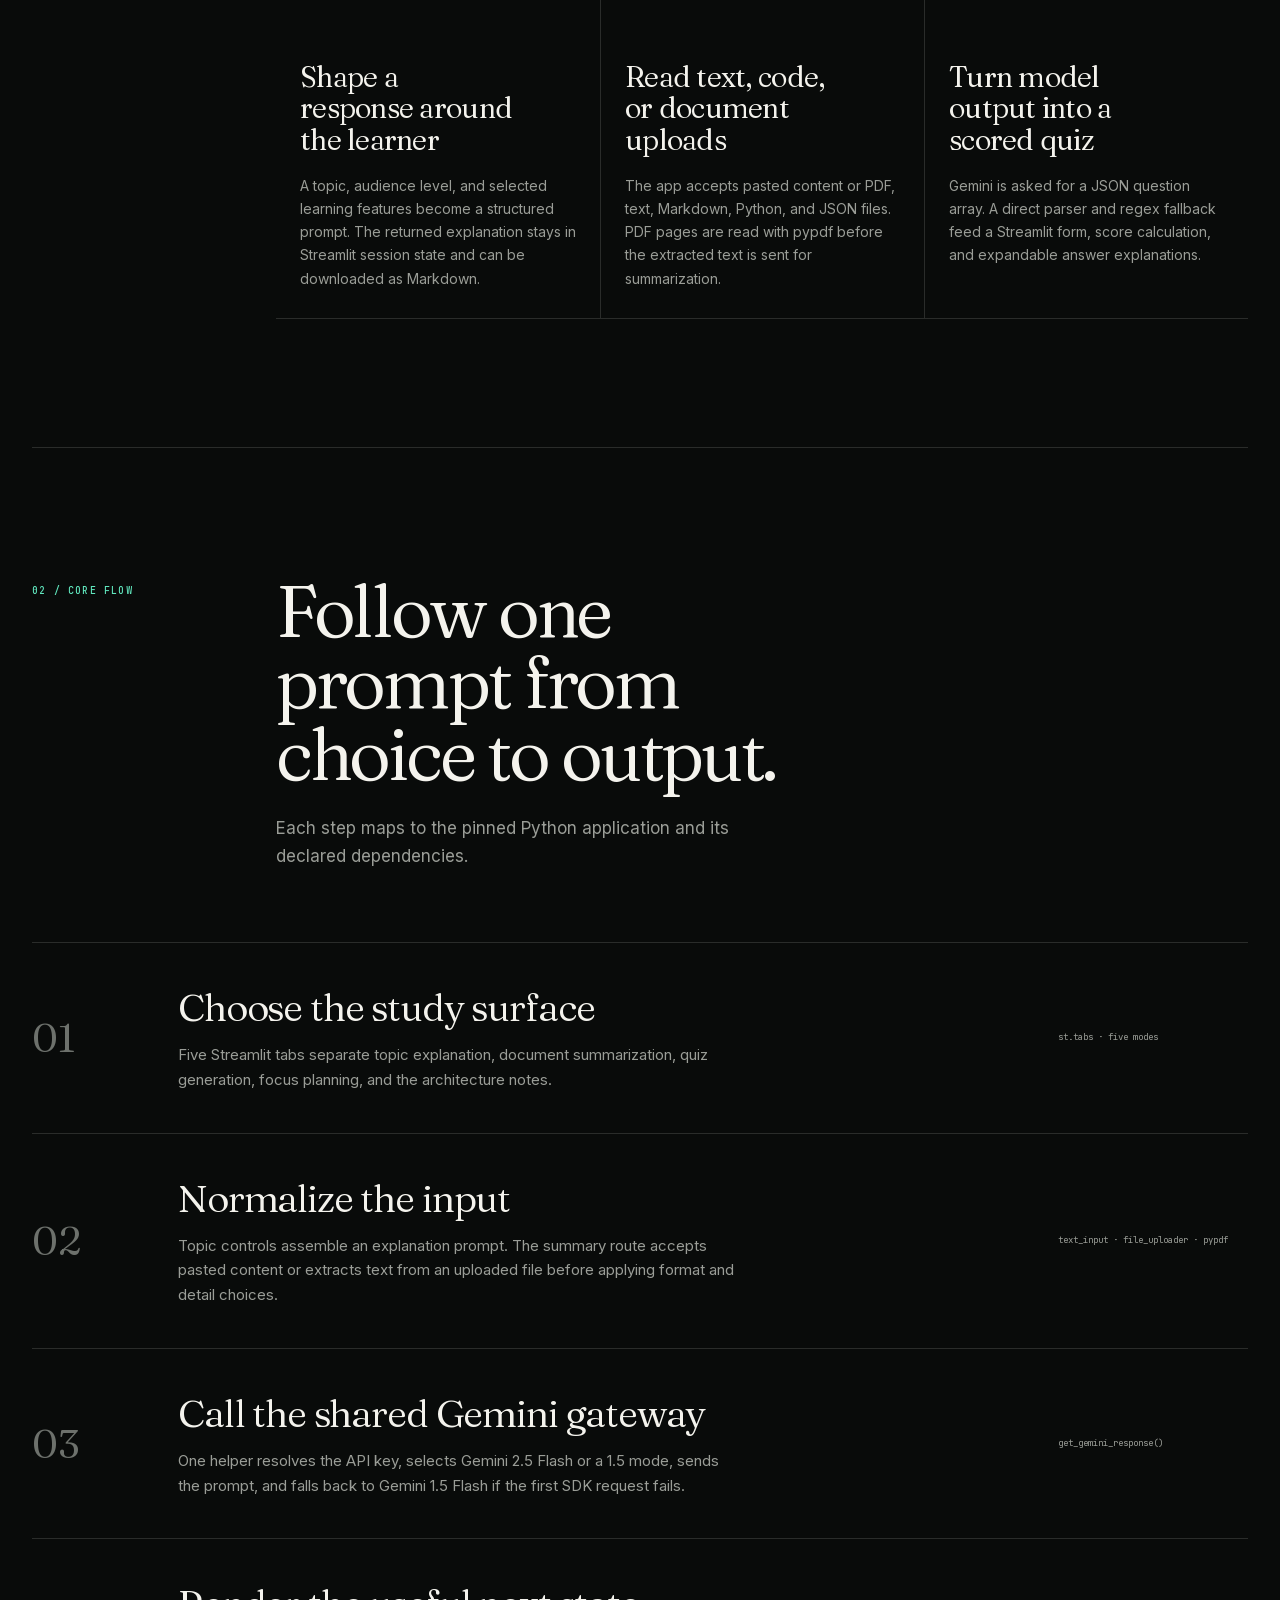
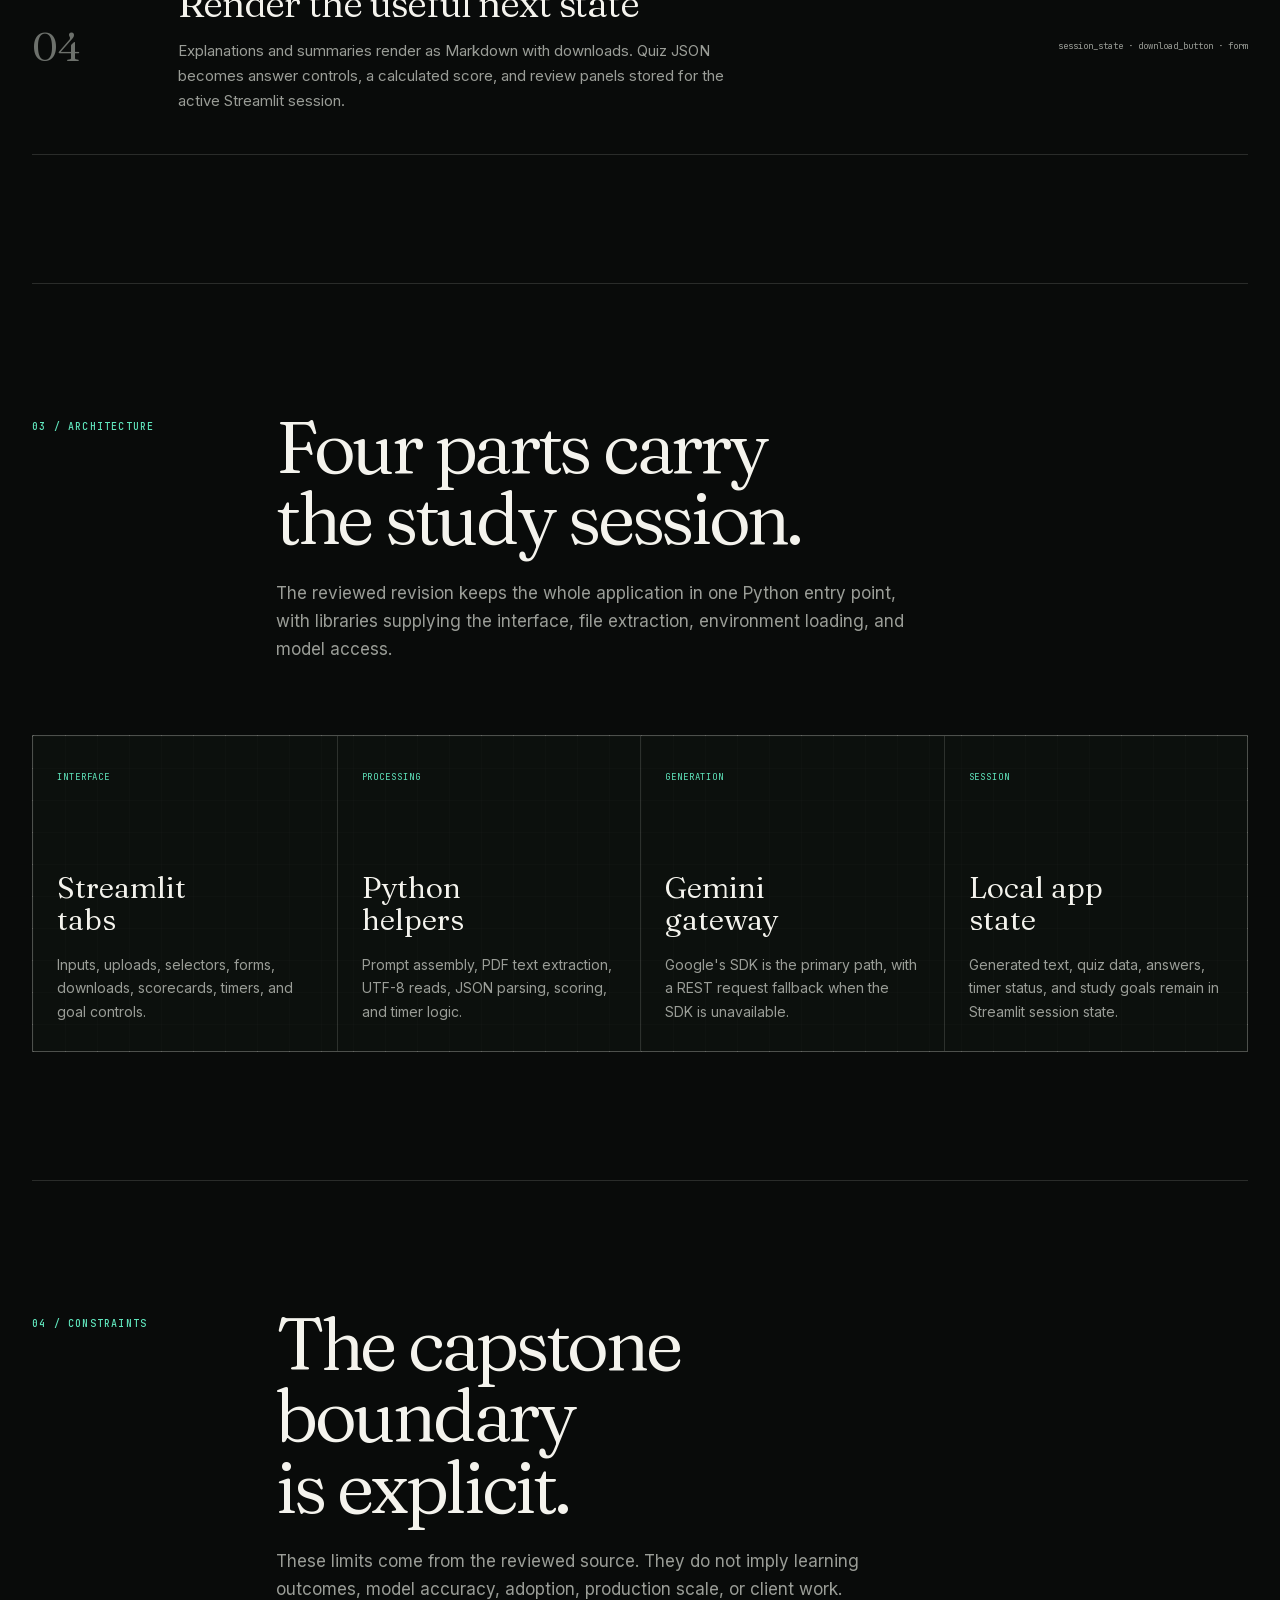
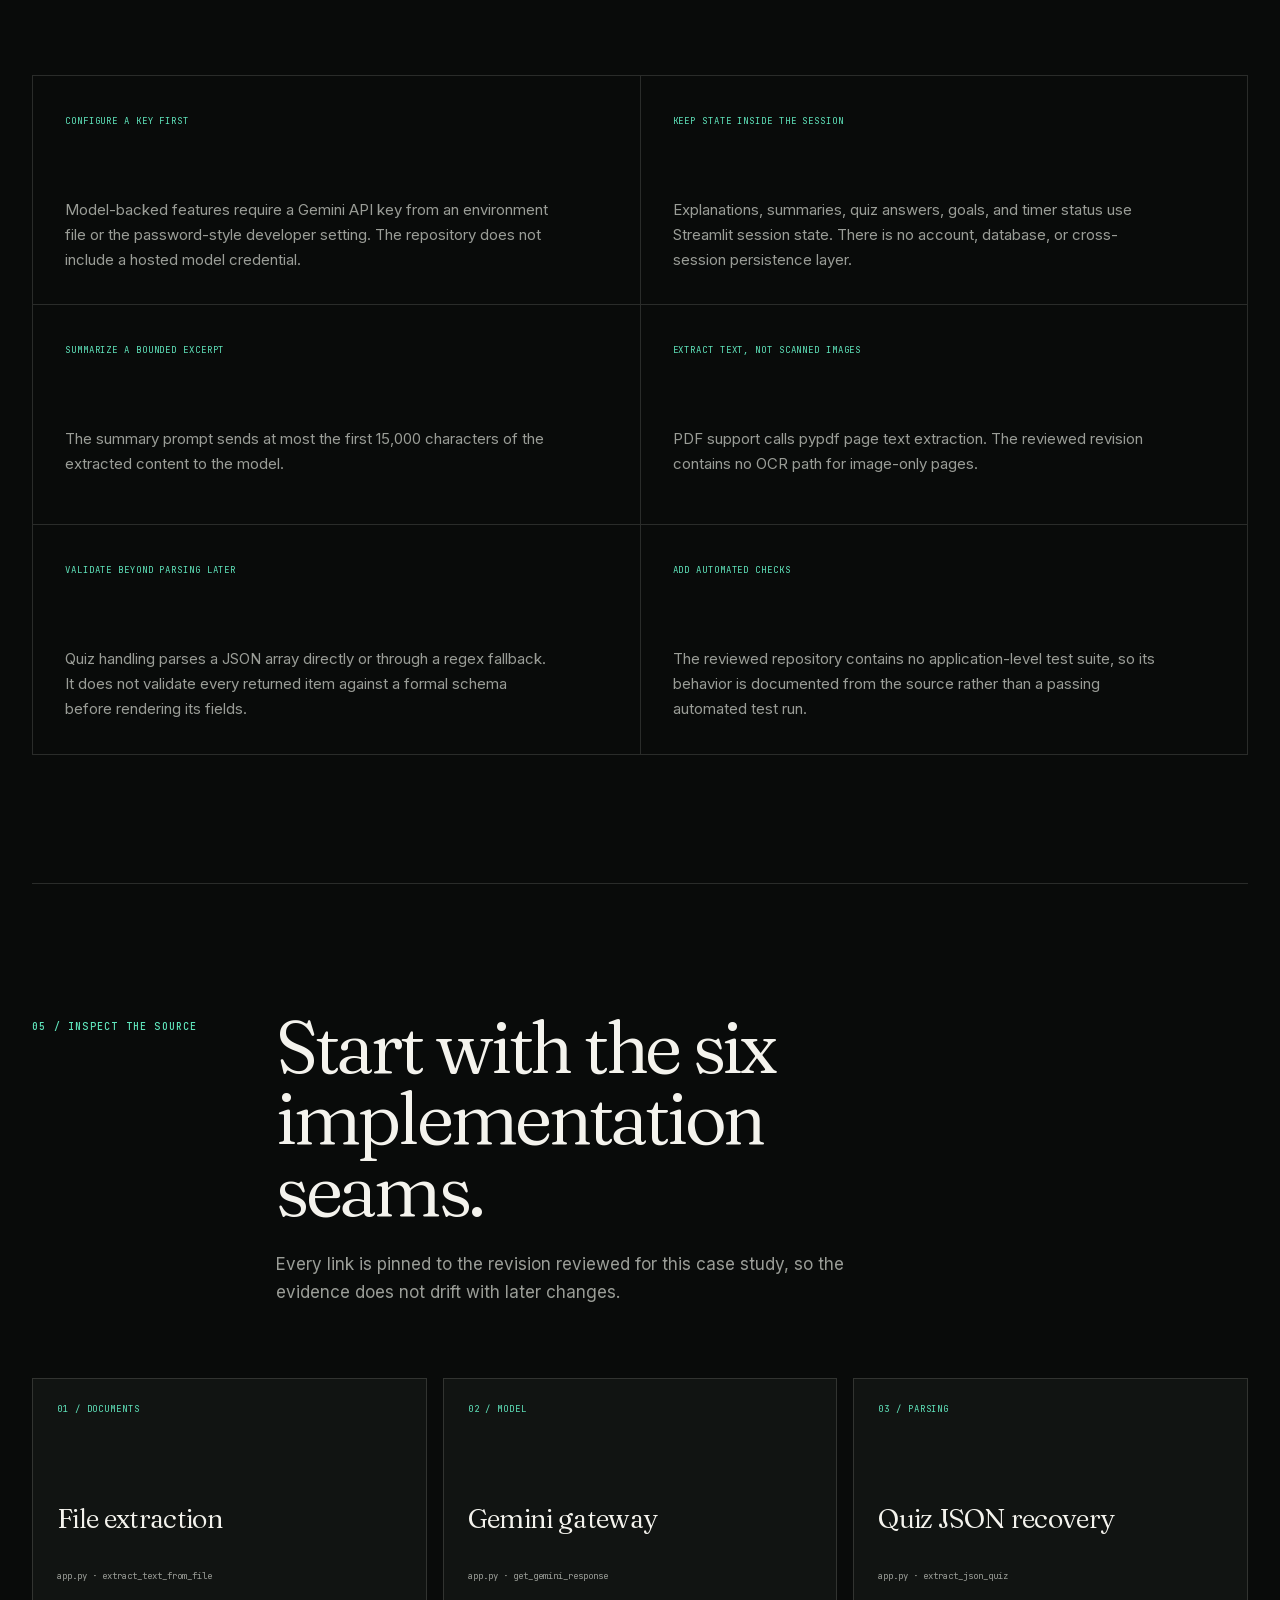
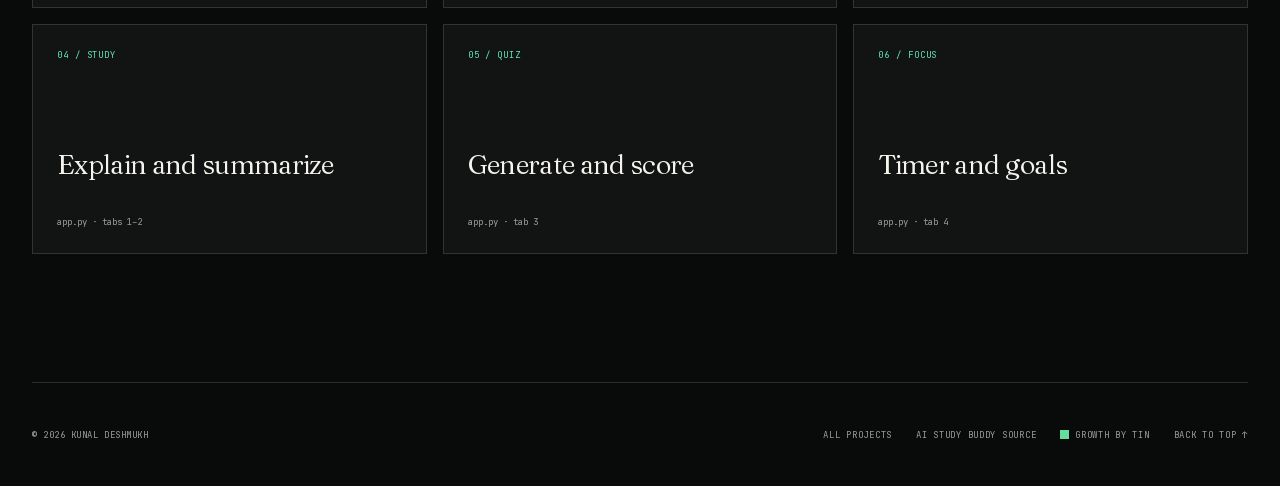
<file: projects/ai-study-buddy/index.html>
<!doctype html>
<html lang="en">
  <head>
    <meta charset="UTF-8" />
    <meta name="viewport" content="width=device-width, initial-scale=1.0" />
    <meta
      name="description"
      content="A source-backed case study of AI Study Buddy, Kunal Deshmukh's Python, Streamlit, and Gemini capstone for explanations, document summaries, quizzes, and focus planning."
    />
    <meta name="theme-color" content="#090b0a" />
    <link
      rel="canonical"
      href="https://resume-sable-phi.vercel.app/projects/ai-study-buddy/"
    />
    <meta
      property="og:title"
      content="AI Study Buddy case study | Kunal Deshmukh"
    />
    <meta
      property="og:description"
      content="Follow a study prompt through Streamlit inputs, Python processing, Gemini generation, session state, and downloadable output."
    />
    <meta property="og:type" content="article" />
    <meta
      property="og:url"
      content="https://resume-sable-phi.vercel.app/projects/ai-study-buddy/"
    />
    <meta property="og:site_name" content="Kunal Deshmukh" />
    <meta property="og:locale" content="en_US" />
    <meta
      property="og:image"
      content="https://resume-sable-phi.vercel.app/social-preview.png"
    />
    <meta
      property="og:image:alt"
      content="Kunal Deshmukh, MERN and full-stack developer"
    />
    <meta name="twitter:card" content="summary_large_image" />
    <meta
      name="twitter:title"
      content="AI Study Buddy case study | Kunal Deshmukh"
    />
    <meta
      name="twitter:description"
      content="A source-backed look at AI Study Buddy's Streamlit interface, Gemini gateway, document processing, quiz state, and current boundaries."
    />
    <meta
      name="twitter:image"
      content="https://resume-sable-phi.vercel.app/social-preview.png"
    />
    <meta
      name="twitter:image:alt"
      content="Kunal Deshmukh, MERN and full-stack developer"
    />
    <title>AI Study Buddy case study | Kunal Deshmukh</title>
    <link rel="icon" href="/favicon.svg" type="image/svg+xml" />
    <link rel="stylesheet" href="/styles.css" />
    <script type="application/ld+json">
      {
        "@context": "https://schema.org",
        "@graph": [
          {
            "@type": "WebPage",
            "@id": "https://resume-sable-phi.vercel.app/projects/ai-study-buddy/#page",
            "url": "https://resume-sable-phi.vercel.app/projects/ai-study-buddy/",
            "name": "AI Study Buddy case study | Kunal Deshmukh",
            "description": "A source-backed case study of AI Study Buddy, a Python and Streamlit study companion using Google Gemini.",
            "inLanguage": "en",
            "isPartOf": {
              "@type": "WebSite",
              "@id": "https://resume-sable-phi.vercel.app/#website"
            },
            "about": {
              "@type": "SoftwareSourceCode",
              "name": "AI Study Buddy",
              "codeRepository": "https://github.com/Kunal77744/AI-Study-Buddy",
              "programmingLanguage": "Python"
            }
          },
          {
            "@type": "BreadcrumbList",
            "itemListElement": [
              {
                "@type": "ListItem",
                "position": 1,
                "name": "Portfolio",
                "item": "https://resume-sable-phi.vercel.app/"
              },
              {
                "@type": "ListItem",
                "position": 2,
                "name": "AI Study Buddy case study",
                "item": "https://resume-sable-phi.vercel.app/projects/ai-study-buddy/"
              }
            ]
          }
        ]
      }
    </script>
    <script src="/analytics-control.js"></script>
    <script>
      window.__portfolioAnalyticsEnabled =
        window.PortfolioAnalytics.isEnabled(window.location.search);

      !(function (document, posthog) {
        if (!window.__portfolioAnalyticsEnabled || posthog.__SV) return;
        window.posthog = posthog;
        posthog._i = [];
        posthog.init = function (apiKey, config, name) {
          function stub(target, method) {
            target[method] = function () {
              target.push(
                [method].concat(Array.prototype.slice.call(arguments, 0)),
              );
            };
          }
          const script = document.createElement("script");
          script.type = "text/javascript";
          script.crossOrigin = "anonymous";
          script.async = true;
          script.src =
            config.api_host.replace(".i.posthog.com", "-assets.i.posthog.com") +
            "/static/array.js";
          const firstScript = document.getElementsByTagName("script")[0];
          firstScript.parentNode.insertBefore(script, firstScript);
          let instance = posthog;
          if (name !== undefined) {
            instance = posthog[name] = [];
          } else {
            name = "posthog";
          }
          instance.people = instance.people || [];
          instance.toString = function (includePeople) {
            let label = "posthog";
            if (name !== "posthog") label += "." + name;
            if (!includePeople) label += " (stub)";
            return label;
          };
          instance.people.toString = function () {
            return instance.toString(1) + ".people (stub)";
          };
          ["capture", "identify", "register", "register_once", "unregister"].forEach(
            function (method) {
              stub(instance, method);
            },
          );
          posthog._i.push([apiKey, config, name]);
        };
        posthog.__SV = 1;
      })(document, window.posthog || []);

      window.posthog?.init("phc_Ar99UYERT9QEw5CzW9LT9dWdL9mJppdsj7yM3DpEzFdC", {
        api_host: "https://us.i.posthog.com",
        autocapture: false,
        capture_pageview: true,
        capture_pageleave: false,
        disable_session_recording: true,
        person_profiles: "identified_only",
      });
    </script>
    <script src="/source-attribution.js" defer></script>
    <script src="/proof-analytics.js" defer></script>
    <script src="/script.js" defer></script>
  </head>
  <body
    id="top"
    class="case-study-page study-buddy-case-page"
    data-proof-surface="ai-study-buddy"
  >
    <a class="skip-link" href="#main">Skip to content</a>
    <div class="scroll-progress" aria-hidden="true">
      <span data-scroll-progress></span>
    </div>
    <div class="ambient-spotlight" data-ambient-spotlight aria-hidden="true"></div>

    <header class="site-header">
      <a
        class="wordmark"
        href="/"
        aria-label="kunal.dev, Kunal Deshmukh home"
      >
        kunal<span>.dev</span>
      </a>
      <nav aria-label="Case study navigation">
        <a href="#flow">Flow</a>
        <a href="#architecture">Architecture</a>
        <a href="#source">Source</a>
      </nav>
      <a class="header-social" href="/#projects">
        All projects <span aria-hidden="true">←</span>
      </a>
    </header>

    <main id="main">
      <section class="case-hero" aria-labelledby="case-title">
        <div class="case-hero-copy">
          <p class="status-line">
            <span aria-hidden="true"></span>
            Case study · MERN / Full Stack Developer
          </p>
          <h1 id="case-title">
            One question becomes a <span>study loop.</span>
          </h1>
          <p class="case-hero-intro">
            AI Study Buddy is a Python and Streamlit capstone that sends topic
            prompts, document summaries, and quiz requests through Google
            Gemini, then renders explanations, downloads, scorecards, and
            local focus tools in one interface.
          </p>
          <div class="case-hero-actions">
            <a
              id="contact-case-study"
              class="primary-action"
              data-contact-location="case-study"
              aria-label="Discuss a full-stack role with Kunal Deshmukh by email"
              href="mailto:resume-sable-phi@mail.tin.computer?subject=Kunal%20Deshmukh%20portfolio%20inquiry"
            >
              Discuss a full-stack role <span aria-hidden="true">↗</span>
            </a>
            <a
              class="text-action"
              href="https://github.com/Kunal77744/AI-Study-Buddy/tree/06114d8669265f7270e1b15c854808b7ec482832"
              target="_blank"
              rel="noopener noreferrer"
            >
              Inspect the source <span aria-hidden="true">↗</span>
            </a>
          </div>
          <p class="source-proof">
            <span>Verified history</span>
            The reviewed public history contains four commits authored with
            Kunal's GitHub noreply address, from the initial capstone through
            document extraction, downloads, quiz parsing, and timer presets.
          </p>
        </div>

        <div class="case-hero-visual study-buddy-case-visual" aria-hidden="true">
          <div class="browser-chrome">
            <span></span><span></span><span></span>
            <small>study-buddy / topic explainer</small>
          </div>
          <div class="study-buddy-app">
            <div class="study-buddy-rail">
              <b>AI Study Buddy</b>
              <span class="study-buddy-mode-active">Topic explainer</span>
              <span>Document summary</span>
              <span>Quiz generator</span>
              <span>Focus planner</span>
            </div>
            <div class="study-buddy-workspace">
              <small>GEMINI 2.5 FLASH · STUDY MODE</small>
              <strong>Explain tries with an analogy.</strong>
              <div class="study-buddy-response">
                <span>01</span>
                <p>
                  Think of a trie as a library shelf where words with the same
                  beginning share the same path.
                </p>
              </div>
              <div class="study-buddy-output">
                <span>Step-by-step</span>
                <span>Key takeaway</span>
                <span>Reflection question</span>
              </div>
            </div>
          </div>
        </div>
      </section>

      <section class="case-intro" aria-labelledby="brief-title">
        <p class="section-index">01 / The brief</p>
        <div>
          <h2 id="brief-title">Five study surfaces share one model gateway.</h2>
          <p class="case-lede">
            The source combines generative study tasks with two local
            productivity tools. It keeps the implementation compact while
            showing distinct handling for free text, uploaded files, structured
            quiz output, downloads, and session-scoped state.
          </p>
          <div class="case-facts">
            <article>
              <span>Explain</span>
              <h3>Shape a response around the learner</h3>
              <p>
                A topic, audience level, and selected learning features become
                a structured prompt. The returned explanation stays in
                Streamlit session state and can be downloaded as Markdown.
              </p>
            </article>
            <article>
              <span>Summarize</span>
              <h3>Read text, code, or document uploads</h3>
              <p>
                The app accepts pasted content or PDF, text, Markdown, Python,
                and JSON files. PDF pages are read with pypdf before the
                extracted text is sent for summarization.
              </p>
            </article>
            <article>
              <span>Test</span>
              <h3>Turn model output into a scored quiz</h3>
              <p>
                Gemini is asked for a JSON question array. A direct parser and
                regex fallback feed a Streamlit form, score calculation, and
                expandable answer explanations.
              </p>
            </article>
          </div>
        </div>
      </section>

      <section class="case-section" id="flow" aria-labelledby="flow-title">
        <header class="case-section-heading">
          <p class="section-index">02 / Core flow</p>
          <div>
            <h2 id="flow-title">Follow one prompt from choice to output.</h2>
            <p>
              Each step maps to the pinned Python application and its declared
              dependencies.
            </p>
          </div>
        </header>

        <ol class="flow-list">
          <li>
            <span>01</span>
            <div>
              <h3>Choose the study surface</h3>
              <p>
                Five Streamlit tabs separate topic explanation, document
                summarization, quiz generation, focus planning, and the
                architecture notes.
              </p>
            </div>
            <code>st.tabs · five modes</code>
          </li>
          <li>
            <span>02</span>
            <div>
              <h3>Normalize the input</h3>
              <p>
                Topic controls assemble an explanation prompt. The summary
                route accepts pasted content or extracts text from an uploaded
                file before applying format and detail choices.
              </p>
            </div>
            <code>text_input · file_uploader · pypdf</code>
          </li>
          <li>
            <span>03</span>
            <div>
              <h3>Call the shared Gemini gateway</h3>
              <p>
                One helper resolves the API key, selects Gemini 2.5 Flash or a
                1.5 mode, sends the prompt, and falls back to Gemini 1.5 Flash
                if the first SDK request fails.
              </p>
            </div>
            <code>get_gemini_response()</code>
          </li>
          <li>
            <span>04</span>
            <div>
              <h3>Render the useful next state</h3>
              <p>
                Explanations and summaries render as Markdown with downloads.
                Quiz JSON becomes answer controls, a calculated score, and
                review panels stored for the active Streamlit session.
              </p>
            </div>
            <code>session_state · download_button · form</code>
          </li>
        </ol>
      </section>

      <section
        class="case-section architecture-section"
        id="architecture"
        aria-labelledby="architecture-title"
      >
        <header class="case-section-heading">
          <p class="section-index">03 / Architecture</p>
          <div>
            <h2 id="architecture-title">Four parts carry the study session.</h2>
            <p>
              The reviewed revision keeps the whole application in one Python
              entry point, with libraries supplying the interface, file
              extraction, environment loading, and model access.
            </p>
          </div>
        </header>

        <div class="architecture-map" aria-label="AI Study Buddy architecture">
          <article>
            <span>Interface</span>
            <strong>Streamlit tabs</strong>
            <p>Inputs, uploads, selectors, forms, downloads, scorecards, timers, and goal controls.</p>
          </article>
          <span class="architecture-arrow" aria-hidden="true">→</span>
          <article>
            <span>Processing</span>
            <strong>Python helpers</strong>
            <p>Prompt assembly, PDF text extraction, UTF-8 reads, JSON parsing, scoring, and timer logic.</p>
          </article>
          <span class="architecture-arrow" aria-hidden="true">→</span>
          <article>
            <span>Generation</span>
            <strong>Gemini gateway</strong>
            <p>Google's SDK is the primary path, with a REST request fallback when the SDK is unavailable.</p>
          </article>
          <span class="architecture-arrow" aria-hidden="true">→</span>
          <article>
            <span>Session</span>
            <strong>Local app state</strong>
            <p>Generated text, quiz data, answers, timer status, and study goals remain in Streamlit session state.</p>
          </article>
        </div>
      </section>

      <section class="case-section" aria-labelledby="constraints-title">
        <header class="case-section-heading">
          <p class="section-index">04 / Constraints</p>
          <div>
            <h2 id="constraints-title">The capstone boundary is explicit.</h2>
            <p>
              These limits come from the reviewed source. They do not imply
              learning outcomes, model accuracy, adoption, production scale,
              or client work.
            </p>
          </div>
        </header>

        <div class="constraint-grid">
          <article>
            <span>Configure a key first</span>
            <p>
              Model-backed features require a Gemini API key from an environment
              file or the password-style developer setting. The repository does
              not include a hosted model credential.
            </p>
          </article>
          <article>
            <span>Keep state inside the session</span>
            <p>
              Explanations, summaries, quiz answers, goals, and timer status use
              Streamlit session state. There is no account, database, or
              cross-session persistence layer.
            </p>
          </article>
          <article>
            <span>Summarize a bounded excerpt</span>
            <p>
              The summary prompt sends at most the first 15,000 characters of
              the extracted content to the model.
            </p>
          </article>
          <article>
            <span>Extract text, not scanned images</span>
            <p>
              PDF support calls pypdf page text extraction. The reviewed
              revision contains no OCR path for image-only pages.
            </p>
          </article>
          <article>
            <span>Validate beyond parsing later</span>
            <p>
              Quiz handling parses a JSON array directly or through a regex
              fallback. It does not validate every returned item against a
              formal schema before rendering its fields.
            </p>
          </article>
          <article>
            <span>Add automated checks</span>
            <p>
              The reviewed repository contains no application-level test suite,
              so its behavior is documented from the source rather than a
              passing automated test run.
            </p>
          </article>
        </div>
      </section>

      <section class="case-section source-section" id="source" aria-labelledby="source-title">
        <header class="case-section-heading">
          <p class="section-index">05 / Inspect the source</p>
          <div>
            <h2 id="source-title">Start with the six implementation seams.</h2>
            <p>
              Every link is pinned to the revision reviewed for this case study,
              so the evidence does not drift with later changes.
            </p>
          </div>
        </header>

        <div class="source-paths source-paths--six">
          <a href="https://github.com/Kunal77744/AI-Study-Buddy/blob/06114d8669265f7270e1b15c854808b7ec482832/app.py#L161-L183" target="_blank" rel="noopener noreferrer">
            <span>01 / Documents</span>
            <strong>File extraction</strong>
            <code>app.py · extract_text_from_file</code>
          </a>
          <a href="https://github.com/Kunal77744/AI-Study-Buddy/blob/06114d8669265f7270e1b15c854808b7ec482832/app.py#L185-L224" target="_blank" rel="noopener noreferrer">
            <span>02 / Model</span>
            <strong>Gemini gateway</strong>
            <code>app.py · get_gemini_response</code>
          </a>
          <a href="https://github.com/Kunal77744/AI-Study-Buddy/blob/06114d8669265f7270e1b15c854808b7ec482832/app.py#L226-L250" target="_blank" rel="noopener noreferrer">
            <span>03 / Parsing</span>
            <strong>Quiz JSON recovery</strong>
            <code>app.py · extract_json_quiz</code>
          </a>
          <a href="https://github.com/Kunal77744/AI-Study-Buddy/blob/06114d8669265f7270e1b15c854808b7ec482832/app.py#L300-L430" target="_blank" rel="noopener noreferrer">
            <span>04 / Study</span>
            <strong>Explain and summarize</strong>
            <code>app.py · tabs 1–2</code>
          </a>
          <a href="https://github.com/Kunal77744/AI-Study-Buddy/blob/06114d8669265f7270e1b15c854808b7ec482832/app.py#L433-L535" target="_blank" rel="noopener noreferrer">
            <span>05 / Quiz</span>
            <strong>Generate and score</strong>
            <code>app.py · tab 3</code>
          </a>
          <a href="https://github.com/Kunal77744/AI-Study-Buddy/blob/06114d8669265f7270e1b15c854808b7ec482832/app.py#L537-L602" target="_blank" rel="noopener noreferrer">
            <span>06 / Focus</span>
            <strong>Timer and goals</strong>
            <code>app.py · tab 4</code>
          </a>
        </div>
      </section>
    </main>

    <footer class="site-footer">
      <p>© <span id="year">2026</span> Kunal Deshmukh</p>
      <div class="footer-links">
        <a href="/#projects">All projects</a>
        <a href="https://github.com/Kunal77744/AI-Study-Buddy" target="_blank" rel="noopener noreferrer">
          AI Study Buddy source
        </a>
        <a class="tin-credit" href="https://tin.computer">
          <svg viewBox="0 0 32 32" aria-hidden="true">
            <rect width="32" height="32" fill="#66DC9D"></rect>
          </svg>
          <span>Growth by Tin</span>
        </a>
        <a href="#top">Back to top ↑</a>
      </div>
    </footer>
  </body>
</html>
</file>
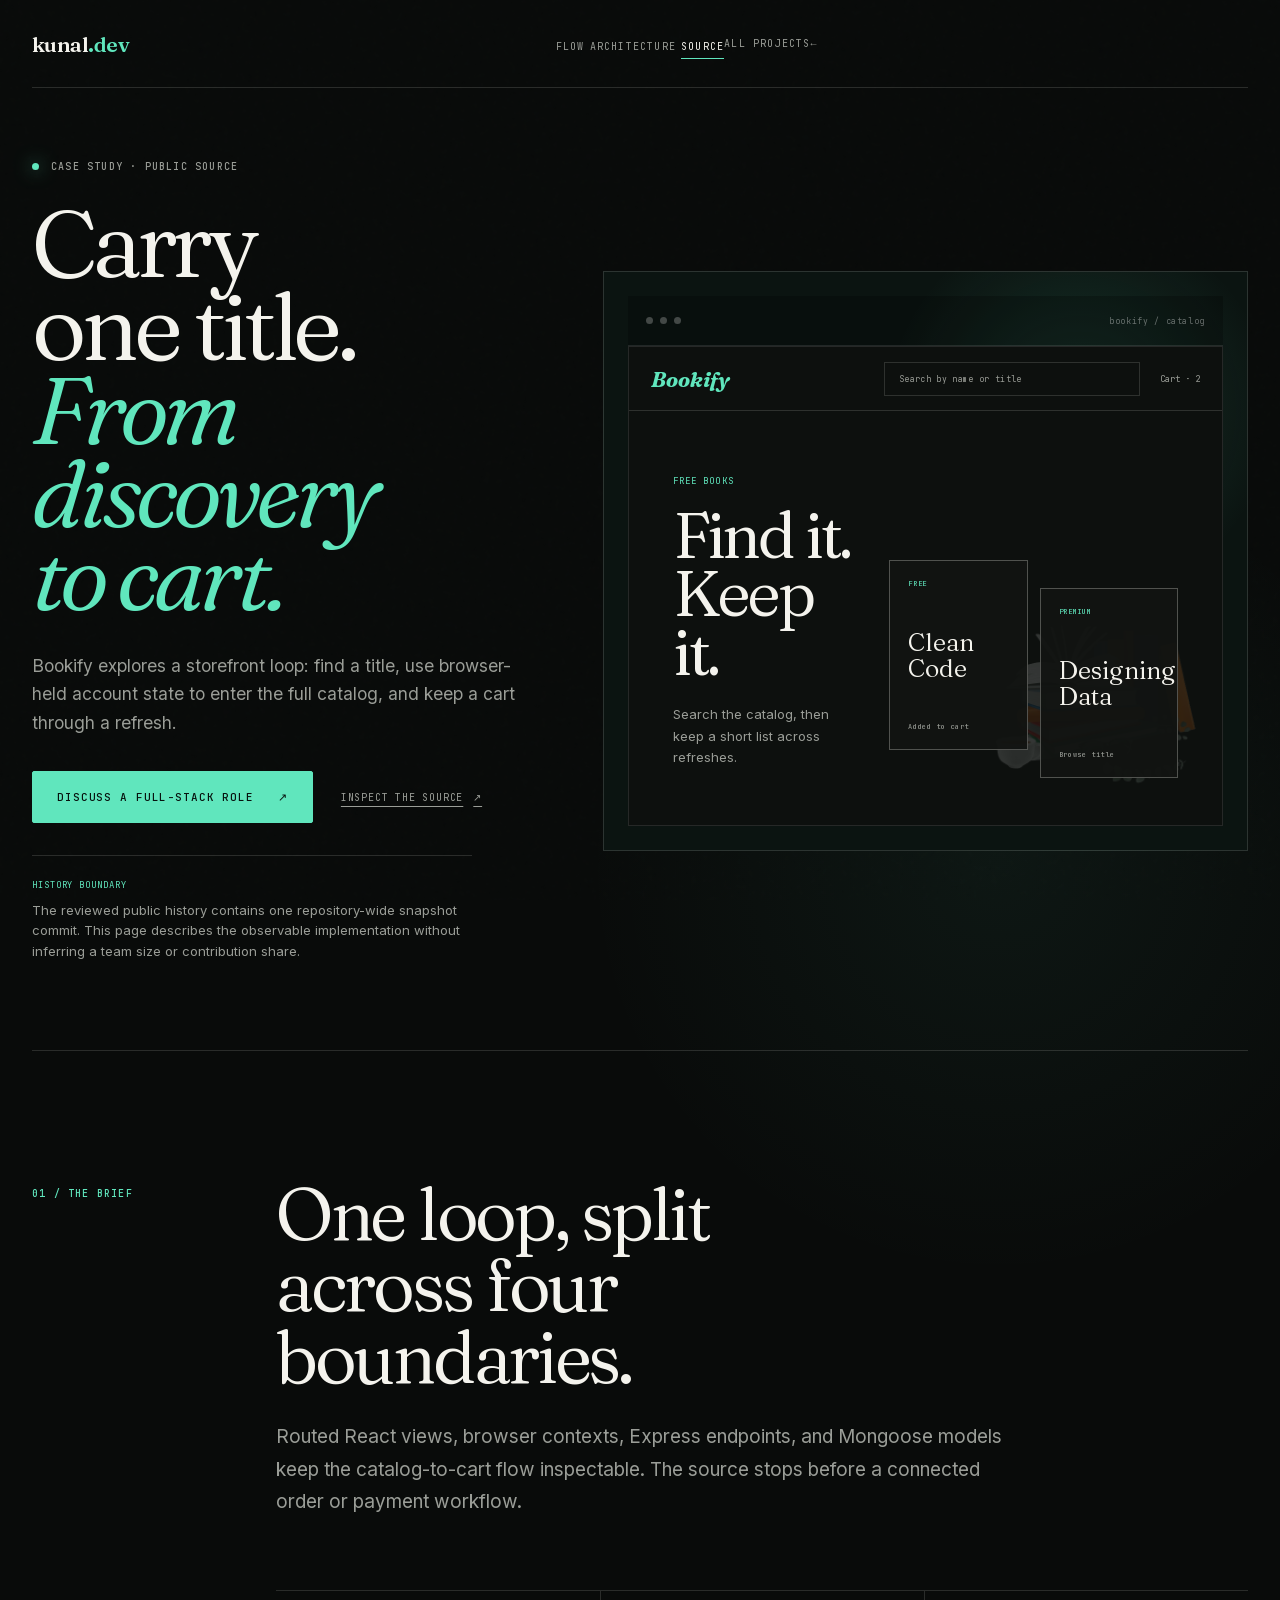
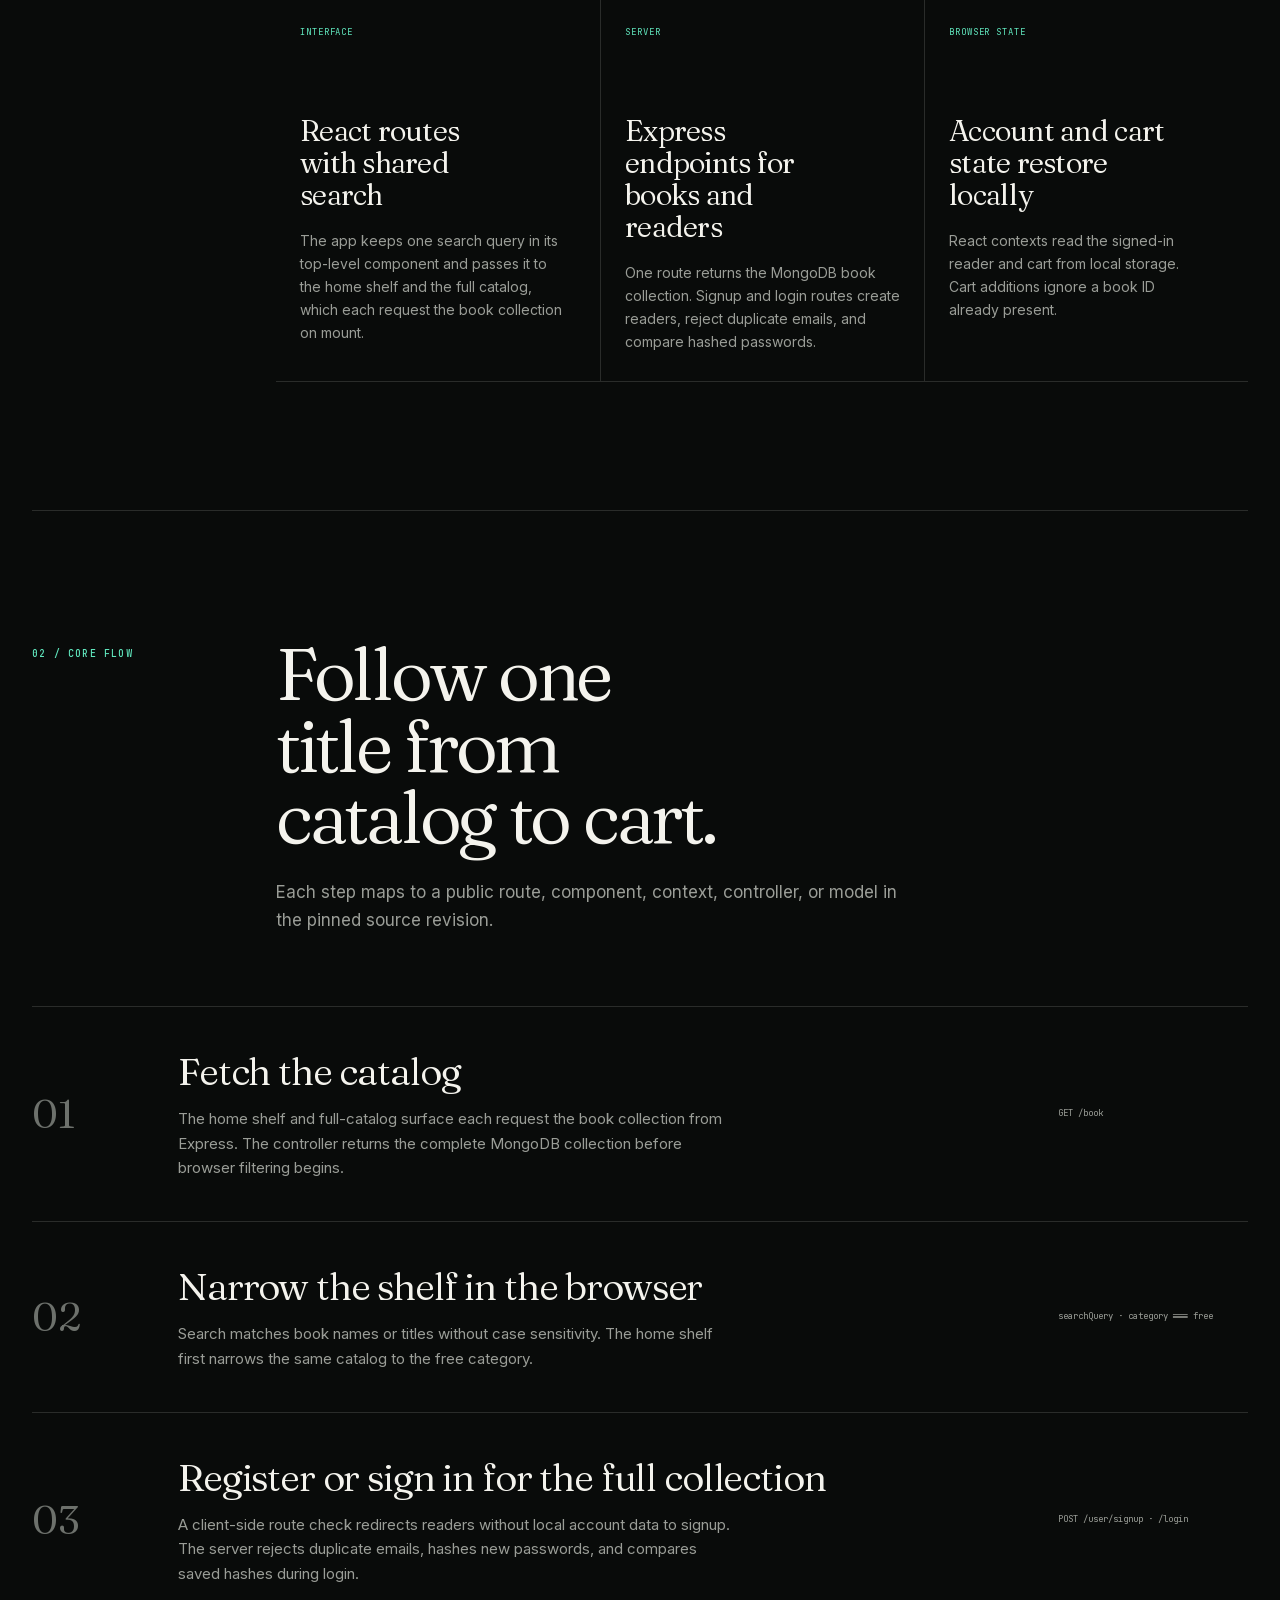
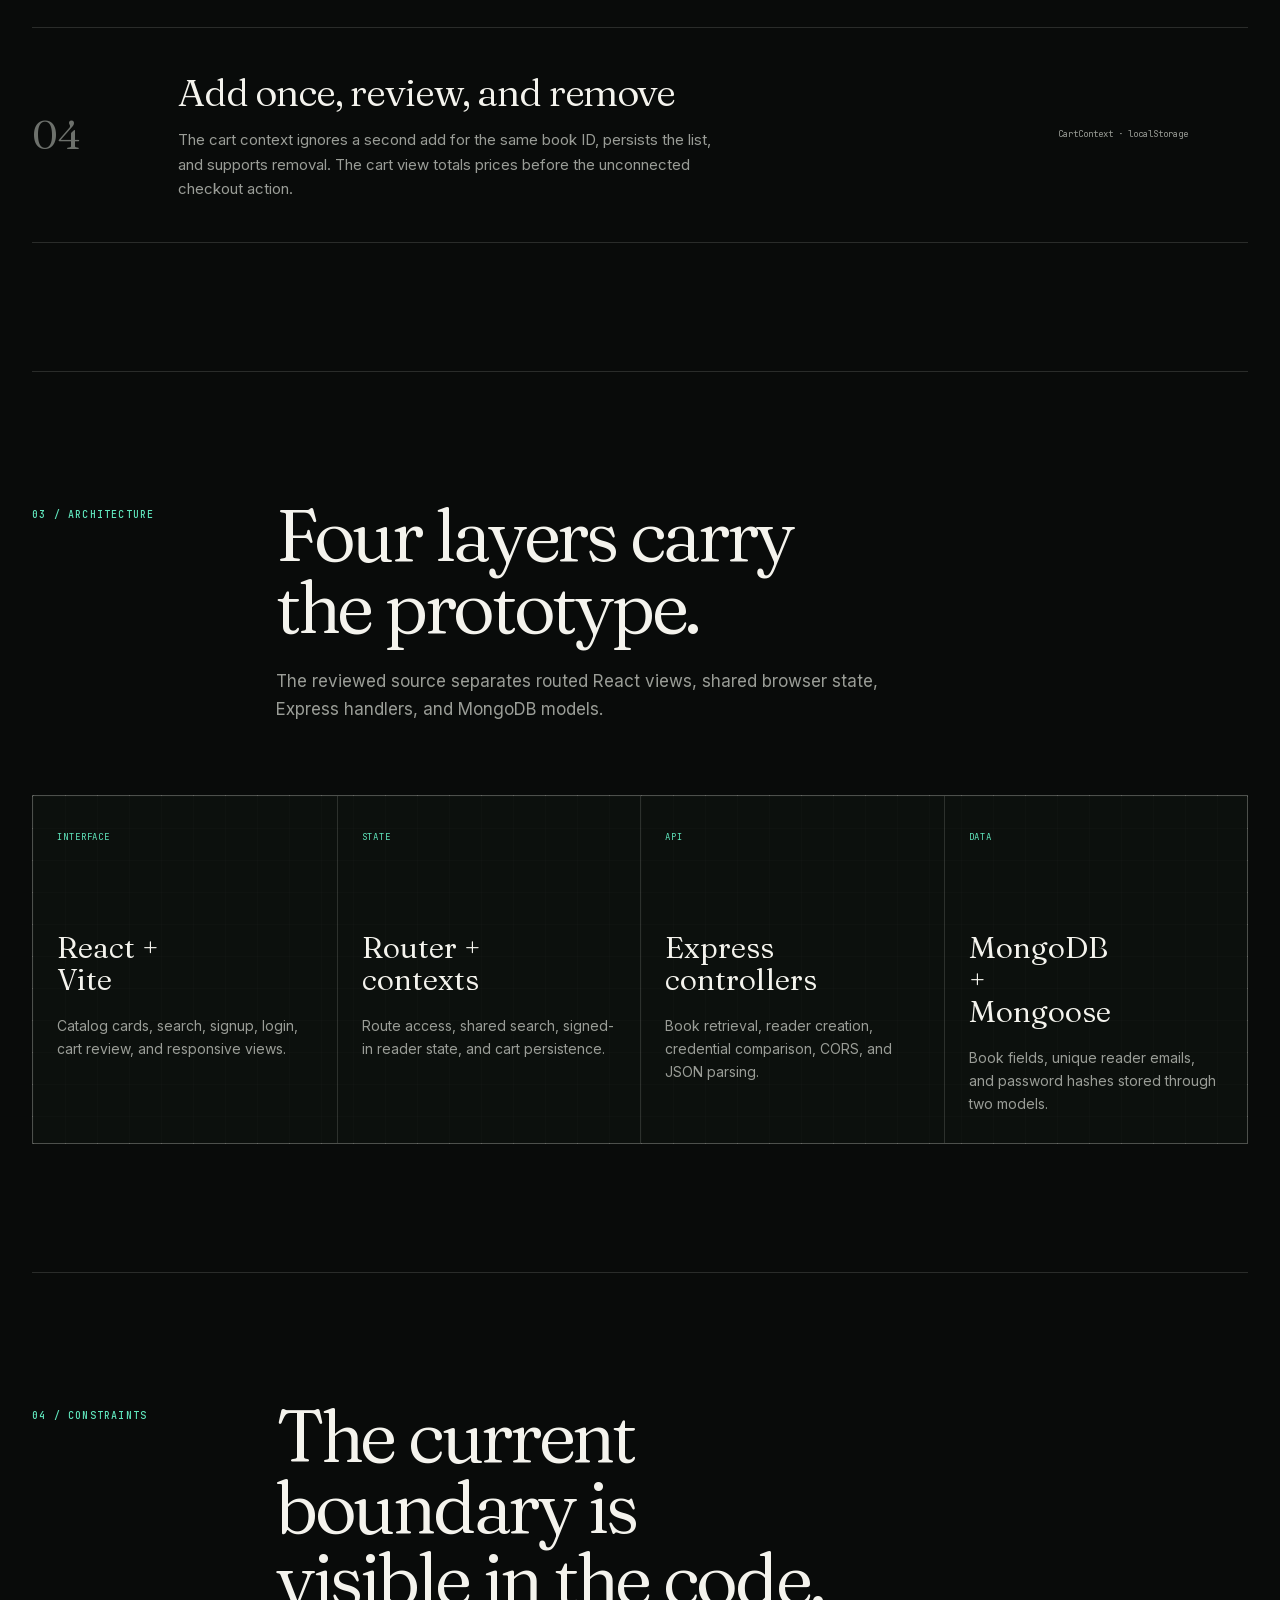
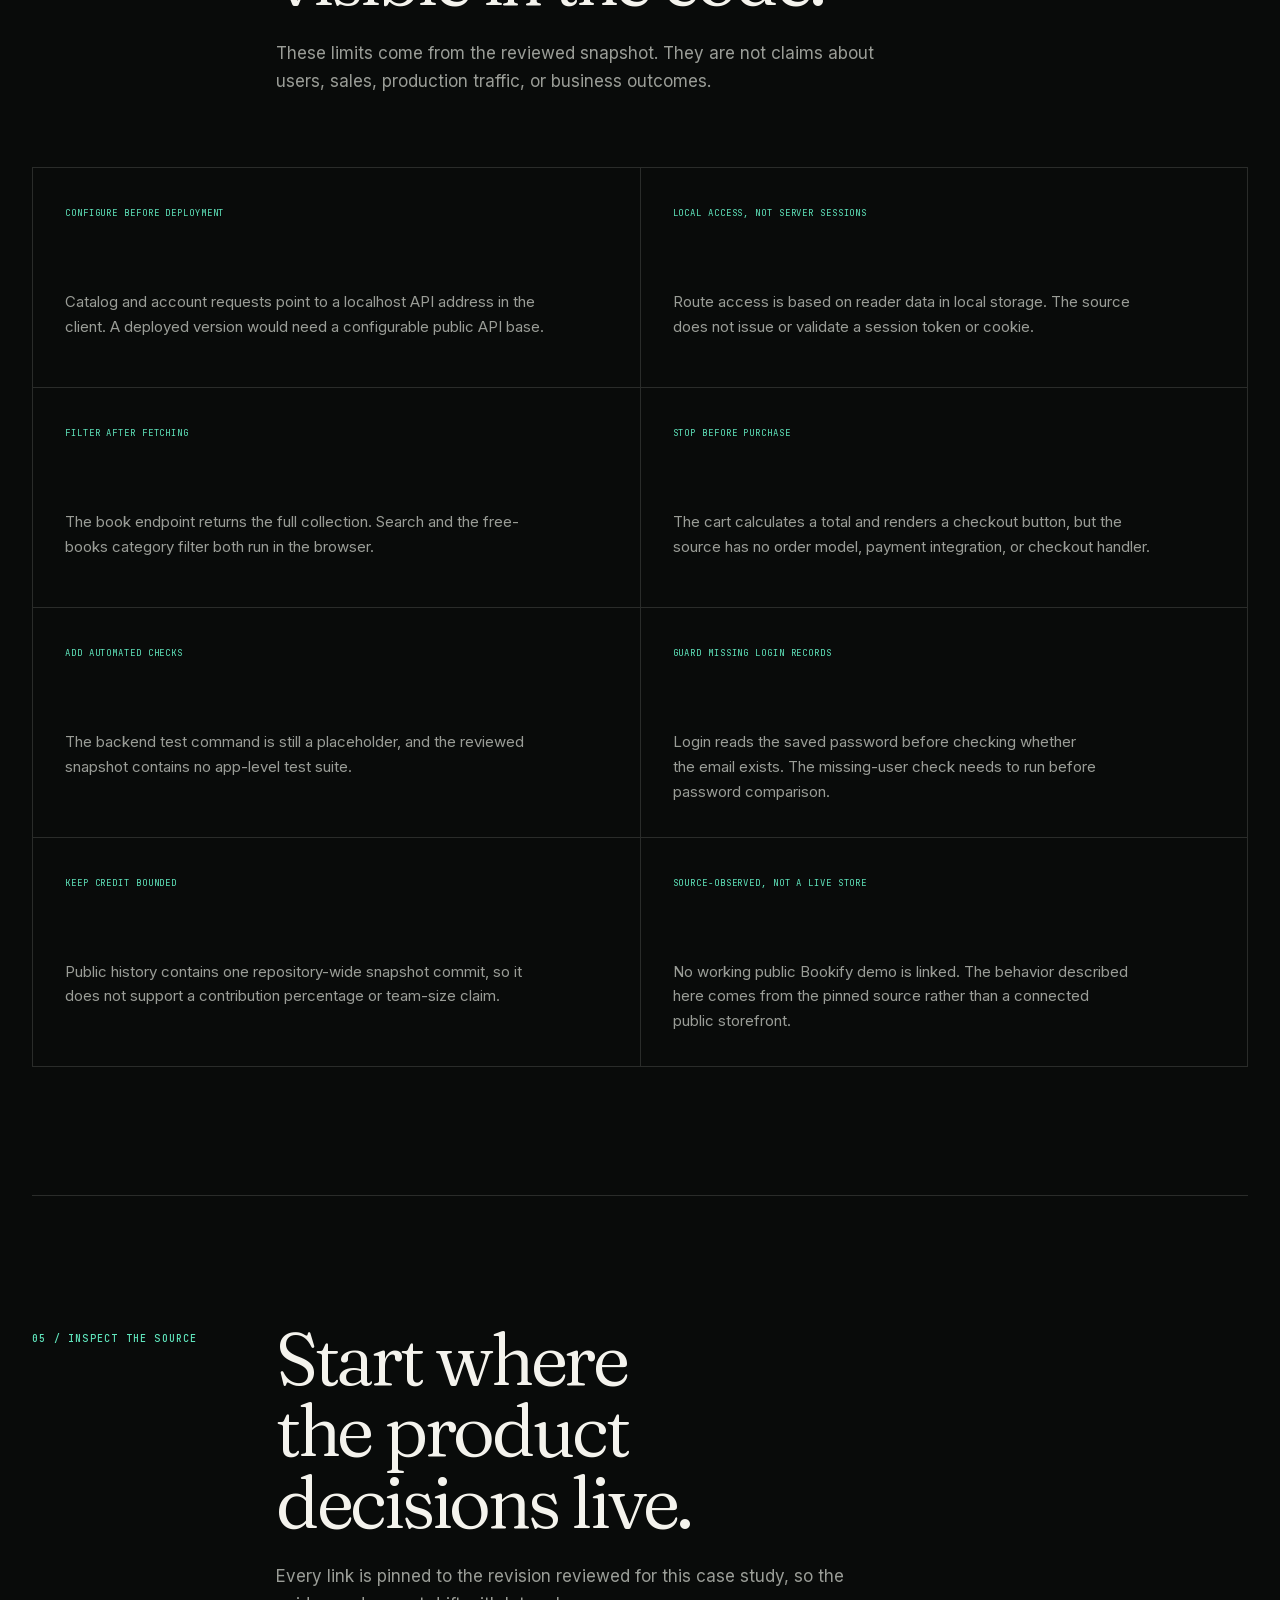
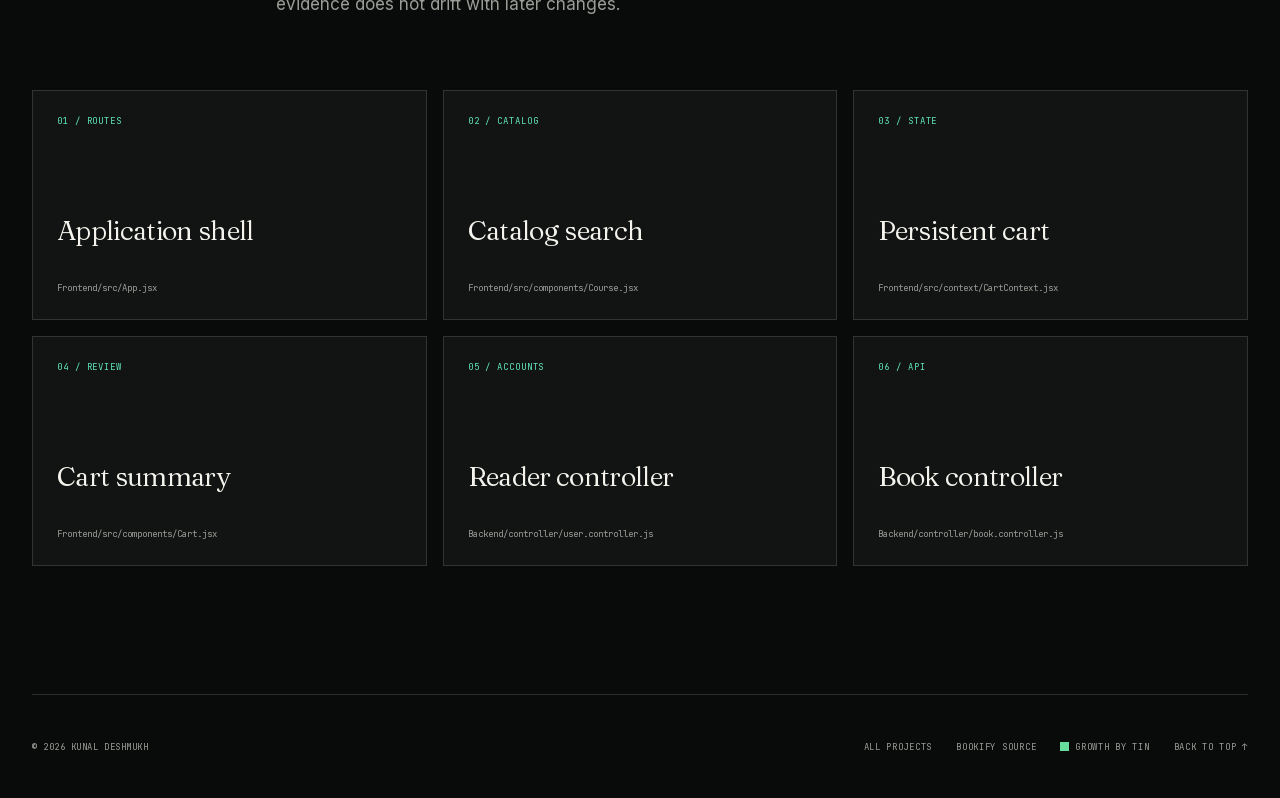
<file: projects/bookify/index.html>
<!doctype html>
<html lang="en">
  <head>
    <meta charset="UTF-8" />
    <meta name="viewport" content="width=device-width, initial-scale=1.0" />
    <meta
      name="description"
      content="A source-backed case study of Bookify, Kunal Deshmukh's JavaScript MERN bookstore prototype with catalog search, account flows, and a browser-persisted cart."
    />
    <meta name="theme-color" content="#090b0a" />
    <link
      rel="canonical"
      href="https://resume-sable-phi.vercel.app/projects/bookify/"
    />
    <meta
      property="og:title"
      content="Bookify case study | Kunal Deshmukh"
    />
    <meta
      property="og:description"
      content="Follow a book from Bookify's MongoDB-backed catalog through browser search, account access, and a persistent React cart."
    />
    <meta property="og:type" content="article" />
    <meta
      property="og:url"
      content="https://resume-sable-phi.vercel.app/projects/bookify/"
    />
    <meta property="og:site_name" content="Kunal Deshmukh" />
    <meta property="og:locale" content="en_US" />
    <meta
      property="og:image"
      content="https://resume-sable-phi.vercel.app/social-preview.png"
    />
    <meta
      property="og:image:alt"
      content="Kunal Deshmukh, MERN and full-stack developer"
    />
    <meta name="twitter:card" content="summary_large_image" />
    <meta
      name="twitter:title"
      content="Bookify case study | Kunal Deshmukh"
    />
    <meta
      name="twitter:description"
      content="A source-backed look at Bookify's React catalog, account APIs, browser state, and current checkout boundary."
    />
    <meta
      name="twitter:image"
      content="https://resume-sable-phi.vercel.app/social-preview.png"
    />
    <meta
      name="twitter:image:alt"
      content="Kunal Deshmukh, MERN and full-stack developer"
    />
    <title>Bookify case study | Kunal Deshmukh</title>
    <link rel="icon" href="/favicon.svg" type="image/svg+xml" />
    <link rel="stylesheet" href="/styles.css" />
    <script type="application/ld+json">
      {
        "@context": "https://schema.org",
        "@graph": [
          {
            "@type": "WebPage",
            "@id": "https://resume-sable-phi.vercel.app/projects/bookify/#page",
            "url": "https://resume-sable-phi.vercel.app/projects/bookify/",
            "name": "Bookify case study | Kunal Deshmukh",
            "description": "A source-backed case study of Bookify, a JavaScript MERN bookstore prototype.",
            "inLanguage": "en",
            "isPartOf": {
              "@type": "WebSite",
              "@id": "https://resume-sable-phi.vercel.app/#website"
            },
            "about": {
              "@type": "SoftwareSourceCode",
              "name": "Bookify",
              "codeRepository": "https://github.com/Kunal77744/Shopify",
              "programmingLanguage": "JavaScript"
            }
          },
          {
            "@type": "BreadcrumbList",
            "itemListElement": [
              {
                "@type": "ListItem",
                "position": 1,
                "name": "Portfolio",
                "item": "https://resume-sable-phi.vercel.app/"
              },
              {
                "@type": "ListItem",
                "position": 2,
                "name": "Bookify case study",
                "item": "https://resume-sable-phi.vercel.app/projects/bookify/"
              }
            ]
          }
        ]
      }
    </script>
    <script src="/analytics-control.js"></script>
    <script>
      window.__portfolioAnalyticsEnabled =
        window.PortfolioAnalytics.isEnabled(window.location.search);

      !(function (document, posthog) {
        if (!window.__portfolioAnalyticsEnabled || posthog.__SV) return;
        window.posthog = posthog;
        posthog._i = [];
        posthog.init = function (apiKey, config, name) {
          function stub(target, method) {
            target[method] = function () {
              target.push(
                [method].concat(Array.prototype.slice.call(arguments, 0)),
              );
            };
          }
          const script = document.createElement("script");
          script.type = "text/javascript";
          script.crossOrigin = "anonymous";
          script.async = true;
          script.src =
            config.api_host.replace(".i.posthog.com", "-assets.i.posthog.com") +
            "/static/array.js";
          const firstScript = document.getElementsByTagName("script")[0];
          firstScript.parentNode.insertBefore(script, firstScript);
          let instance = posthog;
          if (name !== undefined) {
            instance = posthog[name] = [];
          } else {
            name = "posthog";
          }
          instance.people = instance.people || [];
          instance.toString = function (includePeople) {
            let label = "posthog";
            if (name !== "posthog") label += "." + name;
            if (!includePeople) label += " (stub)";
            return label;
          };
          instance.people.toString = function () {
            return instance.toString(1) + ".people (stub)";
          };
          ["capture", "identify", "register", "register_once", "unregister"].forEach(
            function (method) {
              stub(instance, method);
            },
          );
          posthog._i.push([apiKey, config, name]);
        };
        posthog.__SV = 1;
      })(document, window.posthog || []);

      window.posthog?.init("phc_Ar99UYERT9QEw5CzW9LT9dWdL9mJppdsj7yM3DpEzFdC", {
        api_host: "https://us.i.posthog.com",
        autocapture: false,
        capture_pageview: true,
        capture_pageleave: false,
        disable_session_recording: true,
        person_profiles: "identified_only",
      });
    </script>
    <script src="/source-attribution.js" defer></script>
    <script src="/proof-analytics.js" defer></script>
    <script src="/script.js" defer></script>
  </head>
  <body
    id="top"
    class="case-study-page bookify-case-page"
    data-proof-surface="bookify"
  >
    <a class="skip-link" href="#main">Skip to content</a>
    <div class="scroll-progress" aria-hidden="true">
      <span data-scroll-progress></span>
    </div>
    <div class="ambient-spotlight" data-ambient-spotlight aria-hidden="true"></div>

    <header class="site-header">
      <a
        class="wordmark"
        href="/"
        aria-label="kunal.dev, Kunal Deshmukh home"
      >
        kunal<span>.dev</span>
      </a>
      <nav aria-label="Case study navigation">
        <a href="#flow">Flow</a>
        <a href="#architecture">Architecture</a>
        <a href="#source">Source</a>
      </nav>
      <a class="header-social" href="/#projects">
        All projects <span aria-hidden="true">←</span>
      </a>
    </header>

    <main id="main">
      <section class="case-hero" aria-labelledby="case-title">
        <div class="case-hero-copy">
          <p class="status-line">
            <span aria-hidden="true"></span>
            Case study · public source
          </p>
          <h1 id="case-title">
            Carry one title. <span>From discovery to cart.</span>
          </h1>
          <p class="case-hero-intro">
            Bookify explores a storefront loop: find a title, use browser-held
            account state to enter the full catalog, and keep a cart through a
            refresh.
          </p>
          <div class="case-hero-actions">
            <a
              id="contact-case-study"
              class="primary-action"
              data-contact-location="case-study"
              aria-label="Discuss a full-stack role with Kunal Deshmukh by email"
              href="mailto:resume-sable-phi@mail.tin.computer?subject=Kunal%20Deshmukh%20portfolio%20inquiry"
            >
              Discuss a full-stack role <span aria-hidden="true">↗</span>
            </a>
            <a
              class="text-action"
              href="https://github.com/Kunal77744/Shopify/tree/fd6be2878de3eab19bcfedd706d749ddfc11c7ed"
              target="_blank"
              rel="noopener noreferrer"
            >
              Inspect the source <span aria-hidden="true">↗</span>
            </a>
          </div>
          <p class="source-proof">
            <span>History boundary</span>
            The reviewed public history contains one repository-wide snapshot
            commit. This page describes the observable implementation without
            inferring a team size or contribution share.
          </p>
        </div>

        <div class="case-hero-visual bookify-case-visual" aria-hidden="true">
          <div class="browser-chrome">
            <span></span><span></span><span></span>
            <small>bookify / catalog</small>
          </div>
          <div class="bookify-store">
            <div class="bookify-storebar">
              <b>Bookify</b>
              <span>Search by name or title</span>
              <small>Cart · 2</small>
            </div>
            <div class="bookify-showcase">
              <div class="bookify-showcase-copy">
                <small>FREE BOOKS</small>
                <strong>Find it. Keep it.</strong>
                <p>Search the catalog, then keep a short list across refreshes.</p>
              </div>
              <div class="bookify-shelf">
                <article>
                  <span>FREE</span>
                  <b>Clean Code</b>
                  <small>Added to cart</small>
                </article>
                <article>
                  <span>PREMIUM</span>
                  <b>Designing Data</b>
                  <small>Browse title</small>
                </article>
                <img
                  src="/assets/projects/bookify-banner.png"
                  alt=""
                  width="460"
                  height="356"
                />
              </div>
            </div>
          </div>
        </div>
      </section>

      <section class="case-intro" aria-labelledby="brief-title">
        <p class="section-index">01 / The brief</p>
        <div>
          <h2 id="brief-title">One loop, split across four boundaries.</h2>
          <p class="case-lede">
            Routed React views, browser contexts, Express endpoints, and
            Mongoose models keep the catalog-to-cart flow inspectable. The
            source stops before a connected order or payment workflow.
          </p>
          <div class="case-facts">
            <article>
              <span>Interface</span>
              <h3>React routes with shared search</h3>
              <p>
                The app keeps one search query in its top-level component and
                passes it to the home shelf and the full catalog, which each
                request the book collection on mount.
              </p>
            </article>
            <article>
              <span>Server</span>
              <h3>Express endpoints for books and readers</h3>
              <p>
                One route returns the MongoDB book collection. Signup and login
                routes create readers, reject duplicate emails, and compare
                hashed passwords.
              </p>
            </article>
            <article>
              <span>Browser state</span>
              <h3>Account and cart state restore locally</h3>
              <p>
                React contexts read the signed-in reader and cart from local
                storage. Cart additions ignore a book ID already present.
              </p>
            </article>
          </div>
        </div>
      </section>

      <section class="case-section" id="flow" aria-labelledby="flow-title">
        <header class="case-section-heading">
          <p class="section-index">02 / Core flow</p>
          <div>
            <h2 id="flow-title">Follow one title from catalog to cart.</h2>
            <p>
              Each step maps to a public route, component, context, controller,
              or model in the pinned source revision.
            </p>
          </div>
        </header>

        <ol class="flow-list">
          <li>
            <span>01</span>
            <div>
              <h3>Fetch the catalog</h3>
              <p>
                The home shelf and full-catalog surface each request the book
                collection from Express. The controller returns the complete
                MongoDB collection before browser filtering begins.
              </p>
            </div>
            <code>GET /book</code>
          </li>
          <li>
            <span>02</span>
            <div>
              <h3>Narrow the shelf in the browser</h3>
              <p>
                Search matches book names or titles without case sensitivity.
                The home shelf first narrows the same catalog to the free
                category.
              </p>
            </div>
            <code>searchQuery · category === free</code>
          </li>
          <li>
            <span>03</span>
            <div>
              <h3>Register or sign in for the full collection</h3>
              <p>
                A client-side route check redirects readers without local
                account data to signup. The server rejects duplicate emails,
                hashes new passwords, and compares saved hashes during login.
              </p>
            </div>
            <code>POST /user/signup · /login</code>
          </li>
          <li>
            <span>04</span>
            <div>
              <h3>Add once, review, and remove</h3>
              <p>
                The cart context ignores a second add for the same book ID,
                persists the list, and supports removal. The cart view totals
                prices before the unconnected checkout action.
              </p>
            </div>
            <code>CartContext · localStorage</code>
          </li>
        </ol>
      </section>

      <section
        class="case-section architecture-section"
        id="architecture"
        aria-labelledby="architecture-title"
      >
        <header class="case-section-heading">
          <p class="section-index">03 / Architecture</p>
          <div>
            <h2 id="architecture-title">Four layers carry the prototype.</h2>
            <p>
              The reviewed source separates routed React views, shared browser
              state, Express handlers, and MongoDB models.
            </p>
          </div>
        </header>

        <div class="architecture-map" aria-label="Bookify architecture">
          <article>
            <span>Interface</span>
            <strong>React + Vite</strong>
            <p>Catalog cards, search, signup, login, cart review, and responsive views.</p>
          </article>
          <span class="architecture-arrow" aria-hidden="true">→</span>
          <article>
            <span>State</span>
            <strong>Router + contexts</strong>
            <p>Route access, shared search, signed-in reader state, and cart persistence.</p>
          </article>
          <span class="architecture-arrow" aria-hidden="true">→</span>
          <article>
            <span>API</span>
            <strong>Express controllers</strong>
            <p>Book retrieval, reader creation, credential comparison, CORS, and JSON parsing.</p>
          </article>
          <span class="architecture-arrow" aria-hidden="true">→</span>
          <article>
            <span>Data</span>
            <strong>MongoDB + Mongoose</strong>
            <p>Book fields, unique reader emails, and password hashes stored through two models.</p>
          </article>
        </div>
      </section>

      <section class="case-section" aria-labelledby="constraints-title">
        <header class="case-section-heading">
          <p class="section-index">04 / Constraints</p>
          <div>
            <h2 id="constraints-title">The current boundary is visible in the code.</h2>
            <p>
              These limits come from the reviewed snapshot. They are not claims
              about users, sales, production traffic, or business outcomes.
            </p>
          </div>
        </header>

        <div class="constraint-grid">
          <article>
            <span>Configure before deployment</span>
            <p>
              Catalog and account requests point to a localhost API address in
              the client. A deployed version would need a configurable public
              API base.
            </p>
          </article>
          <article>
            <span>Local access, not server sessions</span>
            <p>
              Route access is based on reader data in local storage. The source
              does not issue or validate a session token or cookie.
            </p>
          </article>
          <article>
            <span>Filter after fetching</span>
            <p>
              The book endpoint returns the full collection. Search and the
              free-books category filter both run in the browser.
            </p>
          </article>
          <article>
            <span>Stop before purchase</span>
            <p>
              The cart calculates a total and renders a checkout button, but the
              source has no order model, payment integration, or checkout
              handler.
            </p>
          </article>
          <article>
            <span>Add automated checks</span>
            <p>
              The backend test command is still a placeholder, and the reviewed
              snapshot contains no app-level test suite.
            </p>
          </article>
          <article>
            <span>Guard missing login records</span>
            <p>
              Login reads the saved password before checking whether the email
              exists. The missing-user check needs to run before password
              comparison.
            </p>
          </article>
          <article>
            <span>Keep credit bounded</span>
            <p>
              Public history contains one repository-wide snapshot commit, so
              it does not support a contribution percentage or team-size claim.
            </p>
          </article>
          <article>
            <span>Source-observed, not a live store</span>
            <p>
              No working public Bookify demo is linked. The behavior described
              here comes from the pinned source rather than a connected public
              storefront.
            </p>
          </article>
        </div>
      </section>

      <section class="case-section source-section" id="source" aria-labelledby="source-title">
        <header class="case-section-heading">
          <p class="section-index">05 / Inspect the source</p>
          <div>
            <h2 id="source-title">Start where the product decisions live.</h2>
            <p>
              Every link is pinned to the revision reviewed for this case study,
              so the evidence does not drift with later changes.
            </p>
          </div>
        </header>

        <div class="source-paths source-paths--six">
          <a href="https://github.com/Kunal77744/Shopify/blob/fd6be2878de3eab19bcfedd706d749ddfc11c7ed/Frontend/src/App.jsx" target="_blank" rel="noopener noreferrer">
            <span>01 / Routes</span>
            <strong>Application shell</strong>
            <code>Frontend/src/App.jsx</code>
          </a>
          <a href="https://github.com/Kunal77744/Shopify/blob/fd6be2878de3eab19bcfedd706d749ddfc11c7ed/Frontend/src/components/Course.jsx" target="_blank" rel="noopener noreferrer">
            <span>02 / Catalog</span>
            <strong>Catalog search</strong>
            <code>Frontend/src/components/Course.jsx</code>
          </a>
          <a href="https://github.com/Kunal77744/Shopify/blob/fd6be2878de3eab19bcfedd706d749ddfc11c7ed/Frontend/src/context/CartContext.jsx" target="_blank" rel="noopener noreferrer">
            <span>03 / State</span>
            <strong>Persistent cart</strong>
            <code>Frontend/src/context/CartContext.jsx</code>
          </a>
          <a href="https://github.com/Kunal77744/Shopify/blob/fd6be2878de3eab19bcfedd706d749ddfc11c7ed/Frontend/src/components/Cart.jsx" target="_blank" rel="noopener noreferrer">
            <span>04 / Review</span>
            <strong>Cart summary</strong>
            <code>Frontend/src/components/Cart.jsx</code>
          </a>
          <a href="https://github.com/Kunal77744/Shopify/blob/fd6be2878de3eab19bcfedd706d749ddfc11c7ed/Backend/controller/user.controller.js" target="_blank" rel="noopener noreferrer">
            <span>05 / Accounts</span>
            <strong>Reader controller</strong>
            <code>Backend/controller/user.controller.js</code>
          </a>
          <a href="https://github.com/Kunal77744/Shopify/blob/fd6be2878de3eab19bcfedd706d749ddfc11c7ed/Backend/controller/book.controller.js" target="_blank" rel="noopener noreferrer">
            <span>06 / API</span>
            <strong>Book controller</strong>
            <code>Backend/controller/book.controller.js</code>
          </a>
        </div>
      </section>
    </main>

    <footer class="site-footer">
      <p>© <span id="year">2026</span> Kunal Deshmukh</p>
      <div class="footer-links">
        <a href="/#projects">All projects</a>
        <a href="https://github.com/Kunal77744/Shopify" target="_blank" rel="noopener noreferrer">
          Bookify source
        </a>
        <a class="tin-credit" href="https://tin.computer">
          <svg viewBox="0 0 32 32" aria-hidden="true">
            <rect width="32" height="32" fill="#66DC9D"></rect>
          </svg>
          <span>Growth by Tin</span>
        </a>
        <a href="#top">Back to top ↑</a>
      </div>
    </footer>
  </body>
</html>
</file>
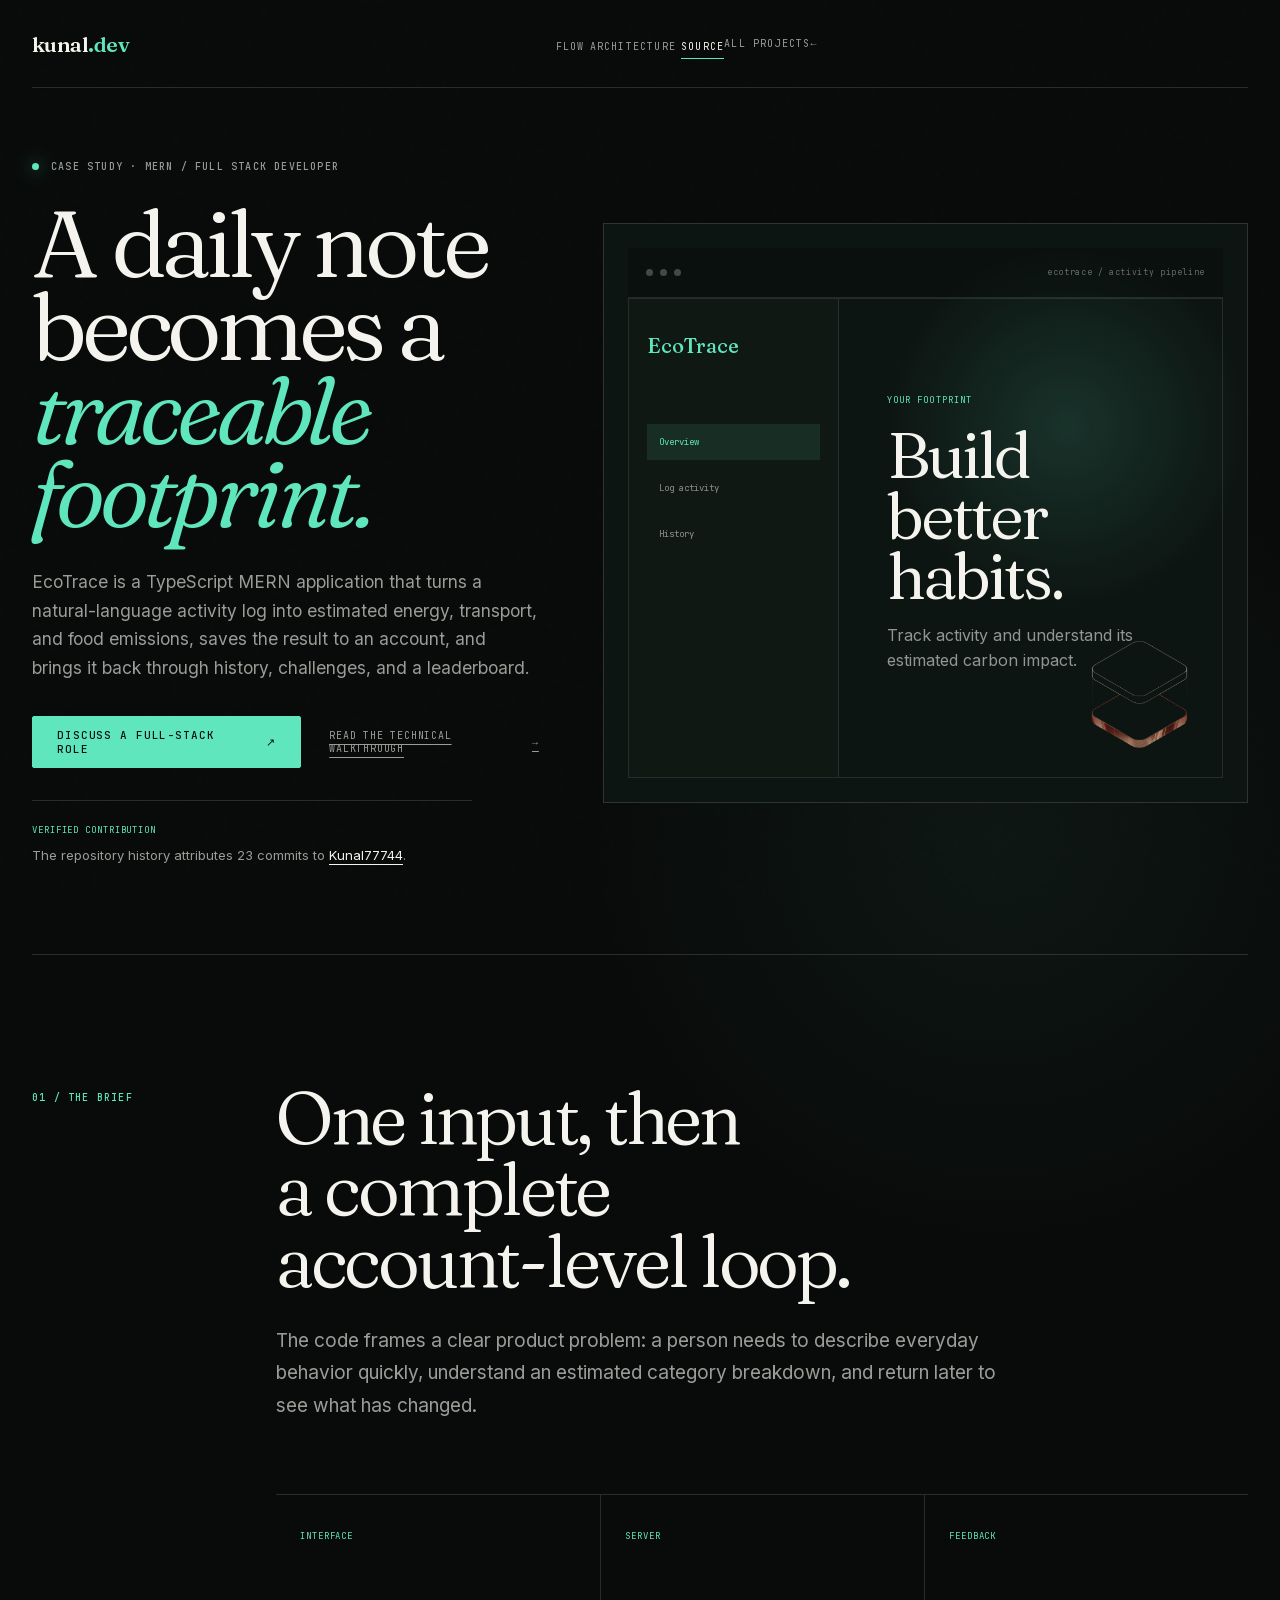
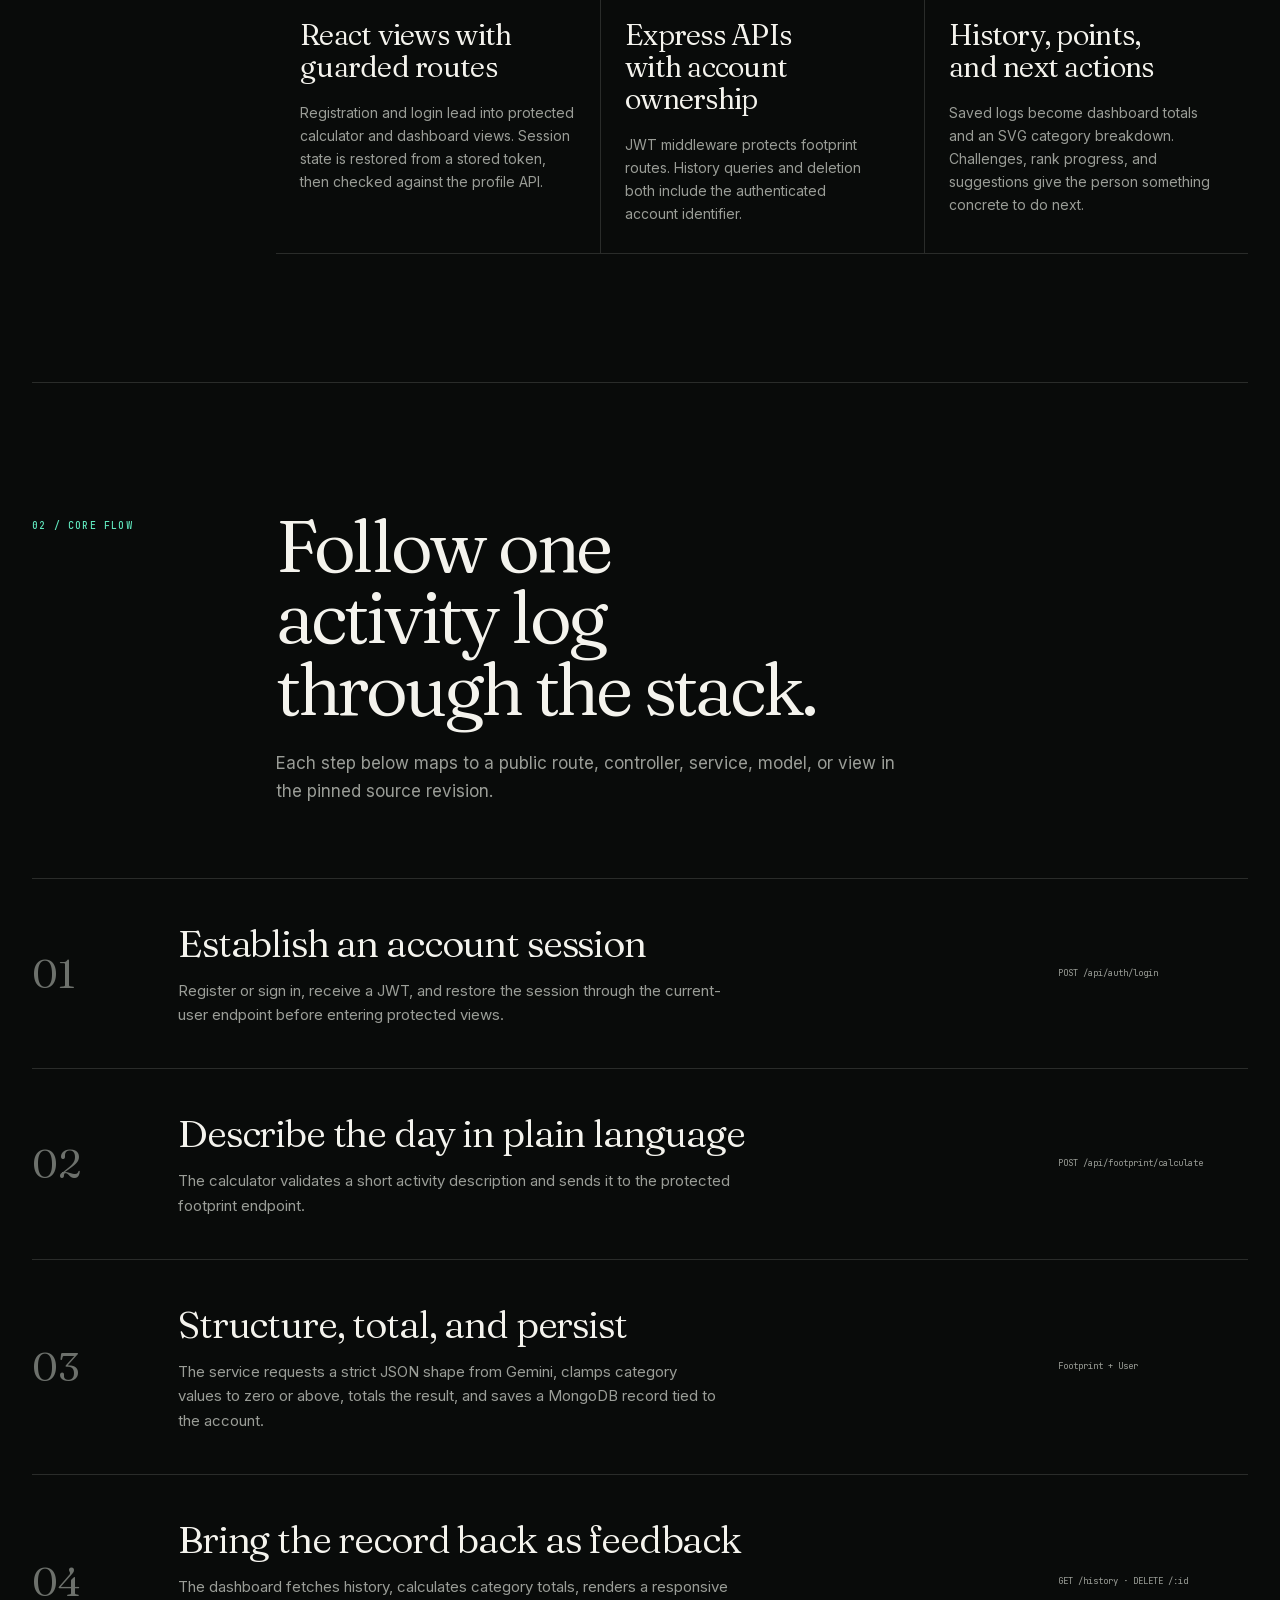
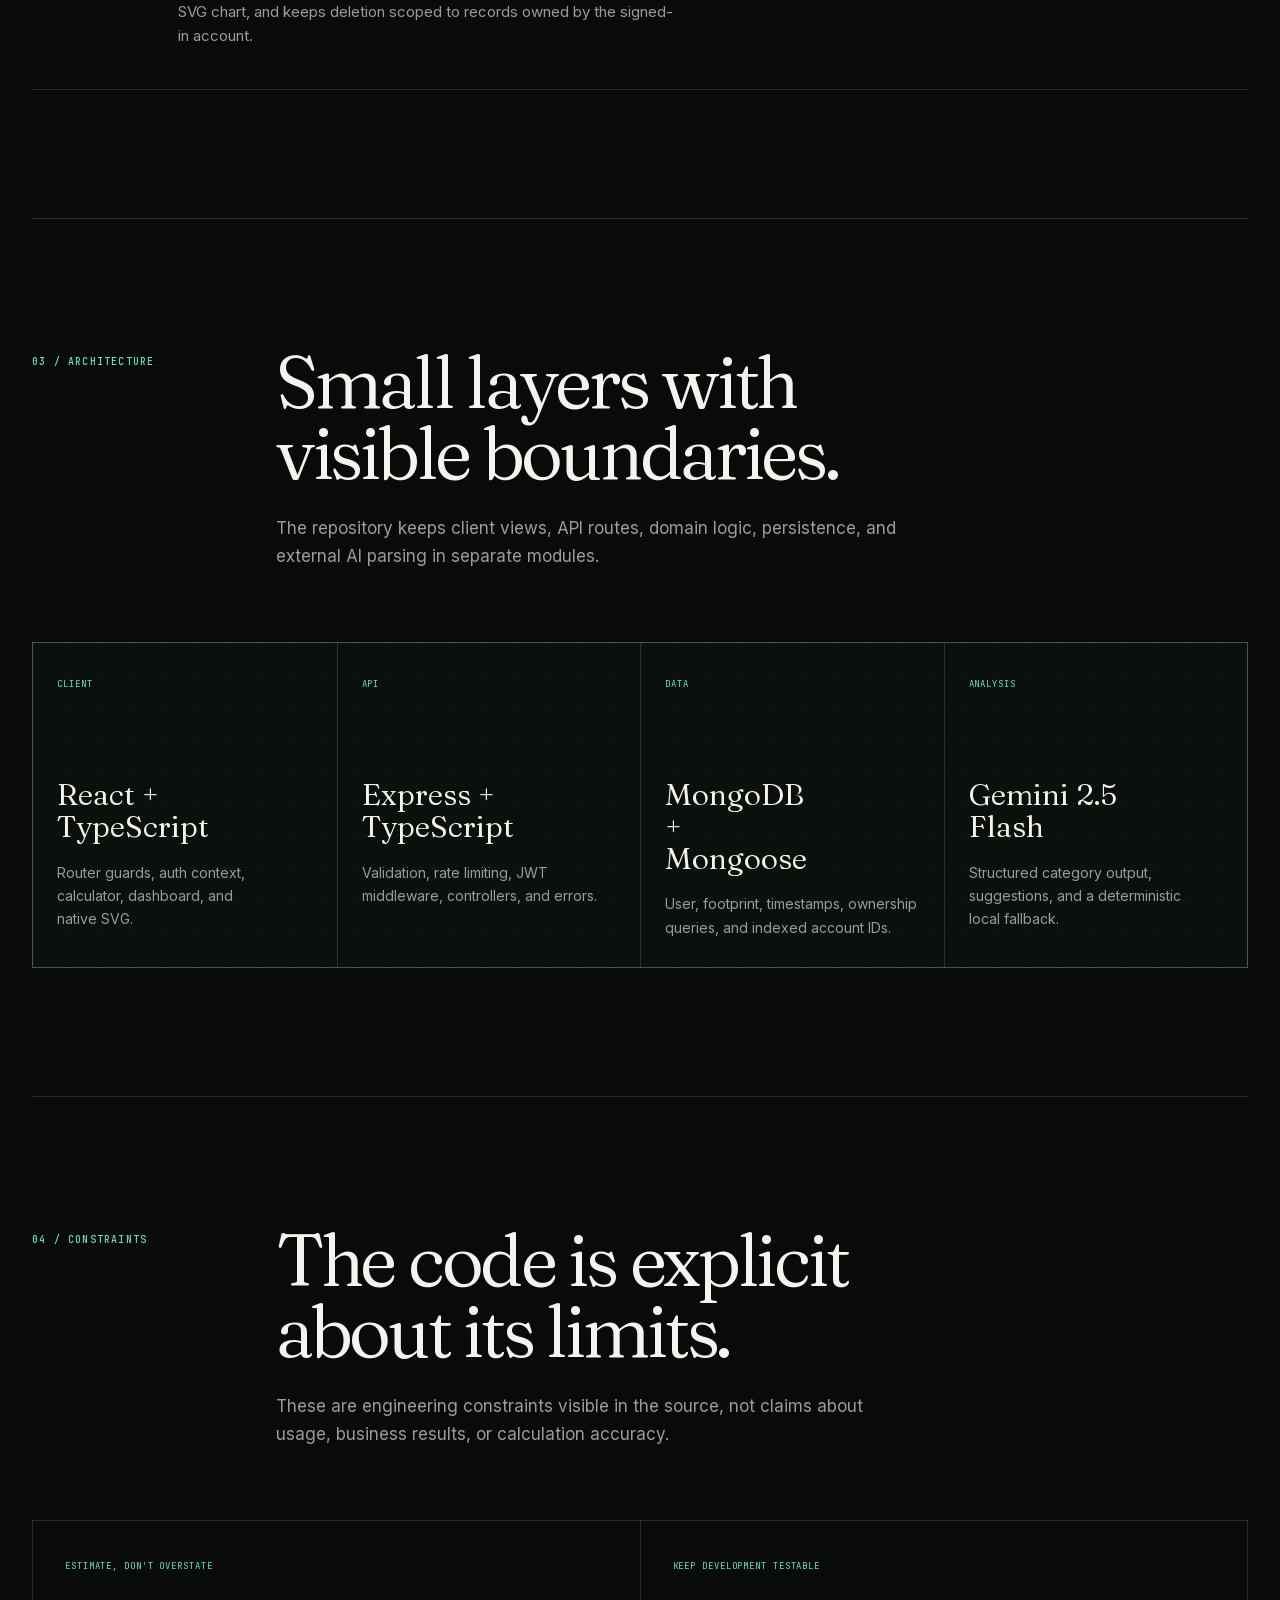
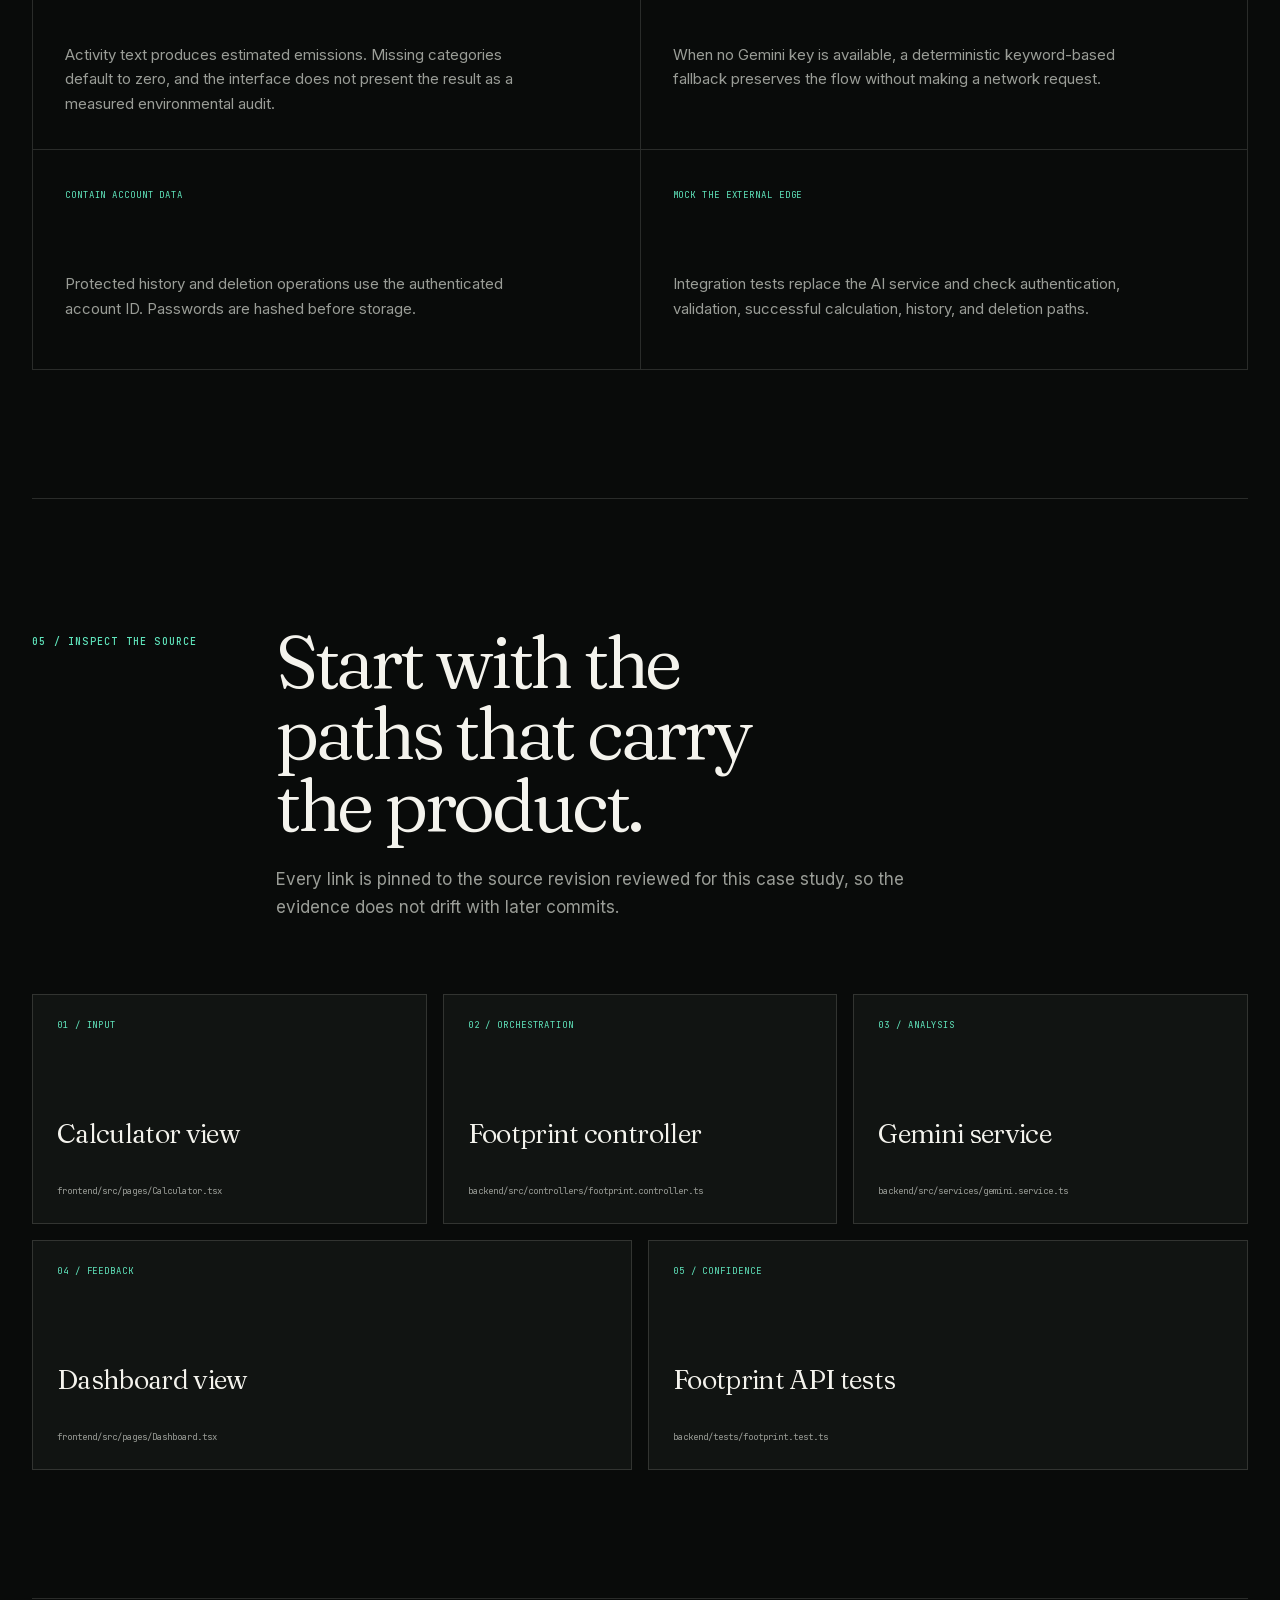
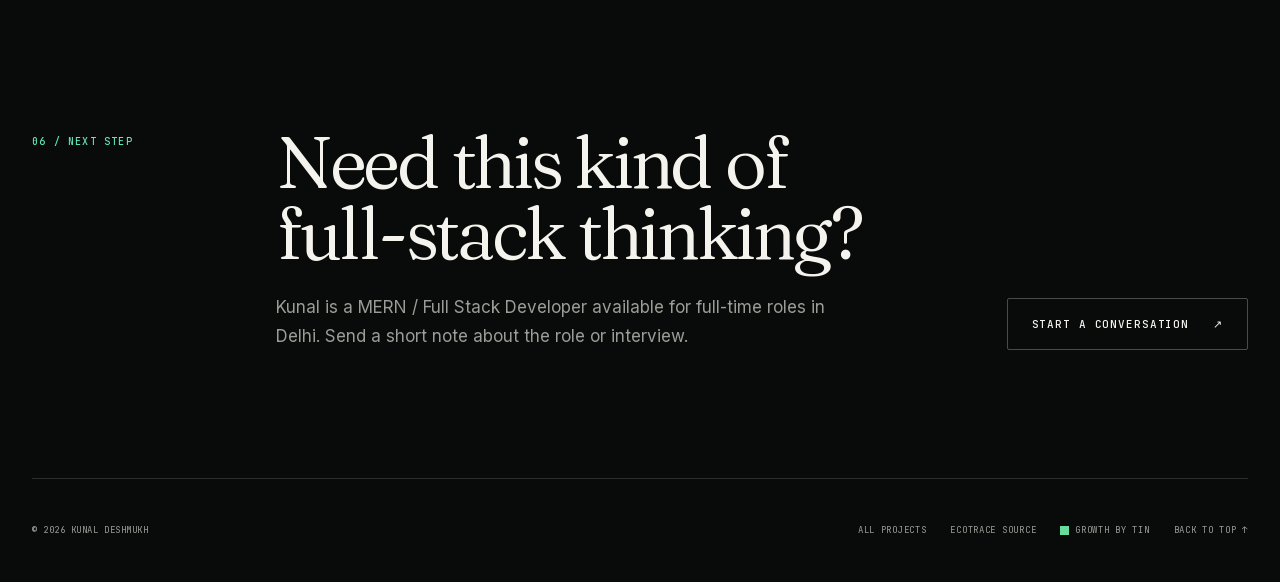
<file: projects/ecotrace/index.html>
<!doctype html>
<html lang="en">
  <head>
    <meta charset="UTF-8" />
    <meta name="viewport" content="width=device-width, initial-scale=1.0" />
    <meta
      name="description"
      content="A source-backed case study of EcoTrace, Kunal Deshmukh's TypeScript MERN carbon-footprint tracker with authentication, natural-language analysis, history, challenges, and tests."
    />
    <meta name="theme-color" content="#090b0a" />
    <link
      rel="canonical"
      href="https://resume-sable-phi.vercel.app/projects/ecotrace/"
    />
    <meta
      property="og:title"
      content="EcoTrace case study | Kunal Deshmukh"
    />
    <meta
      property="og:description"
      content="Follow one activity log through EcoTrace's React interface, protected Express API, Gemini parser, MongoDB record, and dashboard."
    />
    <meta property="og:type" content="article" />
    <meta
      property="og:url"
      content="https://resume-sable-phi.vercel.app/projects/ecotrace/"
    />
    <meta property="og:site_name" content="Kunal Deshmukh" />
    <meta property="og:locale" content="en_US" />
    <meta
      property="og:image"
      content="https://resume-sable-phi.vercel.app/social-preview.png"
    />
    <meta
      property="og:image:alt"
      content="Kunal Deshmukh, MERN / Full Stack Developer"
    />
    <meta name="twitter:card" content="summary_large_image" />
    <meta
      name="twitter:title"
      content="EcoTrace case study | Kunal Deshmukh"
    />
    <meta
      name="twitter:description"
      content="A source-backed look at EcoTrace's interface, API, AI parsing, persistence, and tests."
    />
    <meta
      name="twitter:image"
      content="https://resume-sable-phi.vercel.app/social-preview.png"
    />
    <meta
      name="twitter:image:alt"
      content="Kunal Deshmukh, MERN / Full Stack Developer"
    />
    <title>EcoTrace case study | Kunal Deshmukh</title>
    <link rel="icon" href="/favicon.svg" type="image/svg+xml" />
    <link rel="stylesheet" href="/styles.css" />
    <script type="application/ld+json">
      {
        "@context": "https://schema.org",
        "@graph": [
          {
            "@type": "WebPage",
            "@id": "https://resume-sable-phi.vercel.app/projects/ecotrace/#page",
            "url": "https://resume-sable-phi.vercel.app/projects/ecotrace/",
            "name": "EcoTrace case study | Kunal Deshmukh",
            "description": "A source-backed case study of EcoTrace, a TypeScript MERN carbon-footprint tracker.",
            "inLanguage": "en",
            "isPartOf": {
              "@type": "WebSite",
              "@id": "https://resume-sable-phi.vercel.app/#website"
            },
            "about": {
              "@type": "SoftwareSourceCode",
              "name": "EcoTrace",
              "codeRepository": "https://github.com/mern2026book-cmd/CarbonEmission",
              "programmingLanguage": ["TypeScript", "JavaScript"]
            }
          },
          {
            "@type": "BreadcrumbList",
            "itemListElement": [
              {
                "@type": "ListItem",
                "position": 1,
                "name": "Portfolio",
                "item": "https://resume-sable-phi.vercel.app/"
              },
              {
                "@type": "ListItem",
                "position": 2,
                "name": "EcoTrace case study",
                "item": "https://resume-sable-phi.vercel.app/projects/ecotrace/"
              }
            ]
          }
        ]
      }
    </script>
    <script src="/analytics-control.js"></script>
    <script>
      window.__portfolioAnalyticsEnabled =
        window.PortfolioAnalytics.isEnabled(window.location.search);

      !(function (document, posthog) {
        if (!window.__portfolioAnalyticsEnabled || posthog.__SV) return;
        window.posthog = posthog;
        posthog._i = [];
        posthog.init = function (apiKey, config, name) {
          function stub(target, method) {
            target[method] = function () {
              target.push(
                [method].concat(Array.prototype.slice.call(arguments, 0)),
              );
            };
          }
          const script = document.createElement("script");
          script.type = "text/javascript";
          script.crossOrigin = "anonymous";
          script.async = true;
          script.src =
            config.api_host.replace(".i.posthog.com", "-assets.i.posthog.com") +
            "/static/array.js";
          const firstScript = document.getElementsByTagName("script")[0];
          firstScript.parentNode.insertBefore(script, firstScript);
          let instance = posthog;
          if (name !== undefined) {
            instance = posthog[name] = [];
          } else {
            name = "posthog";
          }
          instance.people = instance.people || [];
          instance.toString = function (includePeople) {
            let label = "posthog";
            if (name !== "posthog") label += "." + name;
            if (!includePeople) label += " (stub)";
            return label;
          };
          instance.people.toString = function () {
            return instance.toString(1) + ".people (stub)";
          };
          ["capture", "identify", "register", "register_once", "unregister"].forEach(
            function (method) {
              stub(instance, method);
            },
          );
          posthog._i.push([apiKey, config, name]);
        };
        posthog.__SV = 1;
      })(document, window.posthog || []);

      window.posthog?.init("phc_Ar99UYERT9QEw5CzW9LT9dWdL9mJppdsj7yM3DpEzFdC", {
        api_host: "https://us.i.posthog.com",
        autocapture: false,
        capture_pageview: true,
        capture_pageleave: false,
        disable_session_recording: true,
        person_profiles: "identified_only",
      });
    </script>
    <script src="/source-attribution.js" defer></script>
    <script src="/proof-analytics.js" defer></script>
    <script src="/script.js" defer></script>
  </head>
  <body id="top" class="case-study-page" data-proof-surface="ecotrace">
    <a class="skip-link" href="#main">Skip to content</a>
    <div class="scroll-progress" aria-hidden="true">
      <span data-scroll-progress></span>
    </div>
    <div class="ambient-spotlight" data-ambient-spotlight aria-hidden="true"></div>

    <header class="site-header">
      <a
        class="wordmark"
        href="/"
        aria-label="kunal.dev, Kunal Deshmukh home"
      >
        kunal<span>.dev</span>
      </a>
      <nav aria-label="Case study navigation">
        <a href="#flow">Flow</a>
        <a href="#architecture">Architecture</a>
        <a href="#source">Source</a>
      </nav>
      <a class="header-social" href="/#projects">
        All projects <span aria-hidden="true">←</span>
      </a>
    </header>

    <main id="main">
      <section class="case-hero" aria-labelledby="case-title">
        <div class="case-hero-copy">
          <p class="status-line">
            <span aria-hidden="true"></span>
            Case study · MERN / Full Stack Developer
          </p>
          <h1 id="case-title">
            A daily note becomes a <span>traceable footprint.</span>
          </h1>
          <p class="case-hero-intro">
            EcoTrace is a TypeScript MERN application that turns a natural-language
            activity log into estimated energy, transport, and food emissions,
            saves the result to an account, and brings it back through history,
            challenges, and a leaderboard.
          </p>
          <div class="case-hero-actions">
            <a
              id="contact-case-study"
              class="primary-action"
              data-contact-location="case-study"
              aria-label="Discuss a full-stack role with Kunal Deshmukh by email"
              href="mailto:resume-sable-phi@mail.tin.computer?subject=Kunal%20Deshmukh%20portfolio%20inquiry"
            >
              Discuss a full-stack role <span aria-hidden="true">↗</span>
            </a>
            <a class="text-action" href="/projects/ecotrace/technical-walkthrough/">
              Read the technical walkthrough <span aria-hidden="true">→</span>
            </a>
          </div>
          <p class="source-proof">
            <span>Verified contribution</span>
            The repository history attributes 23 commits to
            <a
              href="https://github.com/mern2026book-cmd/CarbonEmission/graphs/contributors"
              target="_blank"
              rel="noopener noreferrer"
            >Kunal77744</a>.
          </p>
        </div>

        <div class="case-hero-visual project-art ecotrace-art" aria-hidden="true">
          <div class="browser-chrome">
            <span></span><span></span><span></span>
            <small>ecotrace / activity pipeline</small>
          </div>
          <div class="eco-dashboard">
            <div class="eco-sidebar">
              <b>EcoTrace</b>
              <span class="eco-nav-active">Overview</span>
              <span>Log activity</span>
              <span>History</span>
            </div>
            <div class="eco-canvas">
              <div class="eco-copy">
                <small>YOUR FOOTPRINT</small>
                <strong>Build better habits.</strong>
                <p>Track activity and understand its estimated carbon impact.</p>
              </div>
              <img
                src="/assets/projects/ecotrace-hero.png"
                alt=""
                width="343"
                height="361"
              />
            </div>
          </div>
        </div>
      </section>

      <section class="case-intro" aria-labelledby="brief-title">
        <p class="section-index">01 / The brief</p>
        <div>
          <h2 id="brief-title">One input, then a complete account-level loop.</h2>
          <p class="case-lede">
            The code frames a clear product problem: a person needs to describe
            everyday behavior quickly, understand an estimated category
            breakdown, and return later to see what has changed.
          </p>
          <div class="case-facts">
            <article>
              <span>Interface</span>
              <h3>React views with guarded routes</h3>
              <p>
                Registration and login lead into protected calculator and
                dashboard views. Session state is restored from a stored token,
                then checked against the profile API.
              </p>
            </article>
            <article>
              <span>Server</span>
              <h3>Express APIs with account ownership</h3>
              <p>
                JWT middleware protects footprint routes. History queries and
                deletion both include the authenticated account identifier.
              </p>
            </article>
            <article>
              <span>Feedback</span>
              <h3>History, points, and next actions</h3>
              <p>
                Saved logs become dashboard totals and an SVG category
                breakdown. Challenges, rank progress, and suggestions give the
                person something concrete to do next.
              </p>
            </article>
          </div>
        </div>
      </section>

      <section class="case-section" id="flow" aria-labelledby="flow-title">
        <header class="case-section-heading">
          <p class="section-index">02 / Core flow</p>
          <div>
            <h2 id="flow-title">Follow one activity log through the stack.</h2>
            <p>
              Each step below maps to a public route, controller, service, model,
              or view in the pinned source revision.
            </p>
          </div>
        </header>

        <ol class="flow-list">
          <li>
            <span>01</span>
            <div>
              <h3>Establish an account session</h3>
              <p>
                Register or sign in, receive a JWT, and restore the session
                through the current-user endpoint before entering protected
                views.
              </p>
            </div>
            <code>POST /api/auth/login</code>
          </li>
          <li>
            <span>02</span>
            <div>
              <h3>Describe the day in plain language</h3>
              <p>
                The calculator validates a short activity description and sends
                it to the protected footprint endpoint.
              </p>
            </div>
            <code>POST /api/footprint/calculate</code>
          </li>
          <li>
            <span>03</span>
            <div>
              <h3>Structure, total, and persist</h3>
              <p>
                The service requests a strict JSON shape from Gemini, clamps
                category values to zero or above, totals the result, and saves a
                MongoDB record tied to the account.
              </p>
            </div>
            <code>Footprint + User</code>
          </li>
          <li>
            <span>04</span>
            <div>
              <h3>Bring the record back as feedback</h3>
              <p>
                The dashboard fetches history, calculates category totals,
                renders a responsive SVG chart, and keeps deletion scoped to
                records owned by the signed-in account.
              </p>
            </div>
            <code>GET /history · DELETE /:id</code>
          </li>
        </ol>
      </section>

      <section
        class="case-section architecture-section"
        id="architecture"
        aria-labelledby="architecture-title"
      >
        <header class="case-section-heading">
          <p class="section-index">03 / Architecture</p>
          <div>
            <h2 id="architecture-title">Small layers with visible boundaries.</h2>
            <p>
              The repository keeps client views, API routes, domain logic,
              persistence, and external AI parsing in separate modules.
            </p>
          </div>
        </header>

        <div class="architecture-map" aria-label="EcoTrace architecture">
          <article>
            <span>Client</span>
            <strong>React + TypeScript</strong>
            <p>Router guards, auth context, calculator, dashboard, and native SVG.</p>
          </article>
          <span class="architecture-arrow" aria-hidden="true">→</span>
          <article>
            <span>API</span>
            <strong>Express + TypeScript</strong>
            <p>Validation, rate limiting, JWT middleware, controllers, and errors.</p>
          </article>
          <span class="architecture-arrow" aria-hidden="true">→</span>
          <article>
            <span>Data</span>
            <strong>MongoDB + Mongoose</strong>
            <p>User, footprint, timestamps, ownership queries, and indexed account IDs.</p>
          </article>
          <span class="architecture-arrow" aria-hidden="true">↗</span>
          <article>
            <span>Analysis</span>
            <strong>Gemini 2.5 Flash</strong>
            <p>Structured category output, suggestions, and a deterministic local fallback.</p>
          </article>
        </div>
      </section>

      <section class="case-section" aria-labelledby="constraints-title">
        <header class="case-section-heading">
          <p class="section-index">04 / Constraints</p>
          <div>
            <h2 id="constraints-title">The code is explicit about its limits.</h2>
            <p>
              These are engineering constraints visible in the source, not
              claims about usage, business results, or calculation accuracy.
            </p>
          </div>
        </header>

        <div class="constraint-grid">
          <article>
            <span>Estimate, don't overstate</span>
            <p>
              Activity text produces estimated emissions. Missing categories
              default to zero, and the interface does not present the result as
              a measured environmental audit.
            </p>
          </article>
          <article>
            <span>Keep development testable</span>
            <p>
              When no Gemini key is available, a deterministic keyword-based
              fallback preserves the flow without making a network request.
            </p>
          </article>
          <article>
            <span>Contain account data</span>
            <p>
              Protected history and deletion operations use the authenticated
              account ID. Passwords are hashed before storage.
            </p>
          </article>
          <article>
            <span>Mock the external edge</span>
            <p>
              Integration tests replace the AI service and check authentication,
              validation, successful calculation, history, and deletion paths.
            </p>
          </article>
        </div>
      </section>

      <section class="case-section source-section" id="source" aria-labelledby="source-title">
        <header class="case-section-heading">
          <p class="section-index">05 / Inspect the source</p>
          <div>
            <h2 id="source-title">Start with the paths that carry the product.</h2>
            <p>
              Every link is pinned to the source revision reviewed for this case
              study, so the evidence does not drift with later commits.
            </p>
          </div>
        </header>

        <div class="source-paths">
          <a href="https://github.com/mern2026book-cmd/CarbonEmission/blob/c6b7bd8ec37be2f346d9fba3e92ea3837febe23a/frontend/src/pages/Calculator.tsx" target="_blank" rel="noopener noreferrer">
            <span>01 / Input</span>
            <strong>Calculator view</strong>
            <code>frontend/src/pages/Calculator.tsx</code>
          </a>
          <a href="https://github.com/mern2026book-cmd/CarbonEmission/blob/c6b7bd8ec37be2f346d9fba3e92ea3837febe23a/backend/src/controllers/footprint.controller.ts" target="_blank" rel="noopener noreferrer">
            <span>02 / Orchestration</span>
            <strong>Footprint controller</strong>
            <code>backend/src/controllers/footprint.controller.ts</code>
          </a>
          <a href="https://github.com/mern2026book-cmd/CarbonEmission/blob/c6b7bd8ec37be2f346d9fba3e92ea3837febe23a/backend/src/services/gemini.service.ts" target="_blank" rel="noopener noreferrer">
            <span>03 / Analysis</span>
            <strong>Gemini service</strong>
            <code>backend/src/services/gemini.service.ts</code>
          </a>
          <a href="https://github.com/mern2026book-cmd/CarbonEmission/blob/c6b7bd8ec37be2f346d9fba3e92ea3837febe23a/frontend/src/pages/Dashboard.tsx" target="_blank" rel="noopener noreferrer">
            <span>04 / Feedback</span>
            <strong>Dashboard view</strong>
            <code>frontend/src/pages/Dashboard.tsx</code>
          </a>
          <a href="https://github.com/mern2026book-cmd/CarbonEmission/blob/c6b7bd8ec37be2f346d9fba3e92ea3837febe23a/backend/tests/footprint.test.ts" target="_blank" rel="noopener noreferrer">
            <span>05 / Confidence</span>
            <strong>Footprint API tests</strong>
            <code>backend/tests/footprint.test.ts</code>
          </a>
        </div>
      </section>

      <section class="case-contact" aria-labelledby="case-contact-title">
        <p class="section-index">06 / Next step</p>
        <div>
          <h2 id="case-contact-title">Need this kind of full-stack thinking?</h2>
          <p>
            Kunal is a MERN / Full Stack Developer available for full-time roles
            in Delhi. Send a short note about the role or interview.
          </p>
        </div>
        <a
          id="contact-case-study-footer"
          class="secondary-action"
          data-contact-location="case-study"
          aria-label="Start a conversation with Kunal Deshmukh by email"
          href="mailto:resume-sable-phi@mail.tin.computer?subject=Kunal%20Deshmukh%20portfolio%20inquiry"
        >
          Start a conversation <span aria-hidden="true">↗</span>
        </a>
      </section>
    </main>

    <footer class="site-footer">
      <p>© <span id="year">2026</span> Kunal Deshmukh</p>
      <div class="footer-links">
        <a href="/#projects">All projects</a>
        <a href="https://github.com/mern2026book-cmd/CarbonEmission" target="_blank" rel="noopener noreferrer">
          EcoTrace source
        </a>
        <a class="tin-credit" href="https://tin.computer">
          <svg viewBox="0 0 32 32" aria-hidden="true">
            <rect width="32" height="32" fill="#66DC9D"></rect>
          </svg>
          <span>Growth by Tin</span>
        </a>
        <a href="#top">Back to top ↑</a>
      </div>
    </footer>
  </body>
</html>
</file>
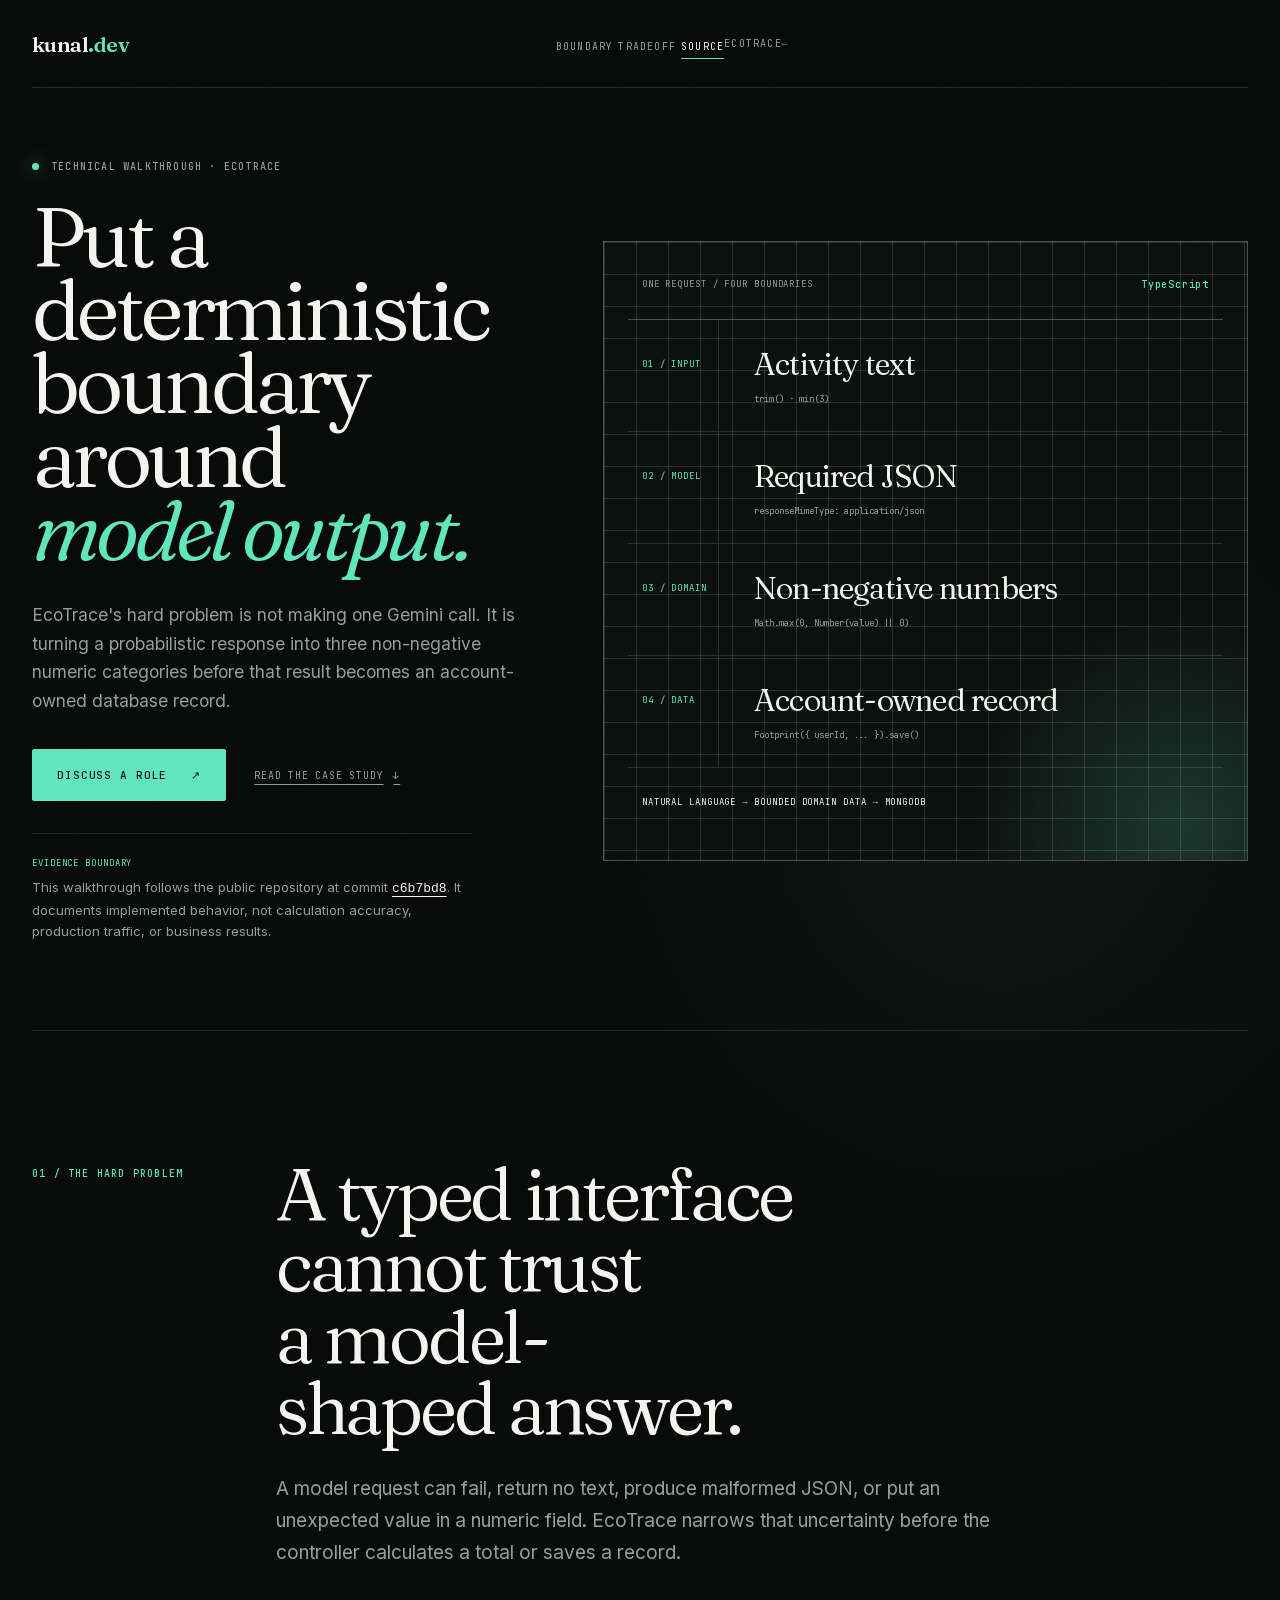
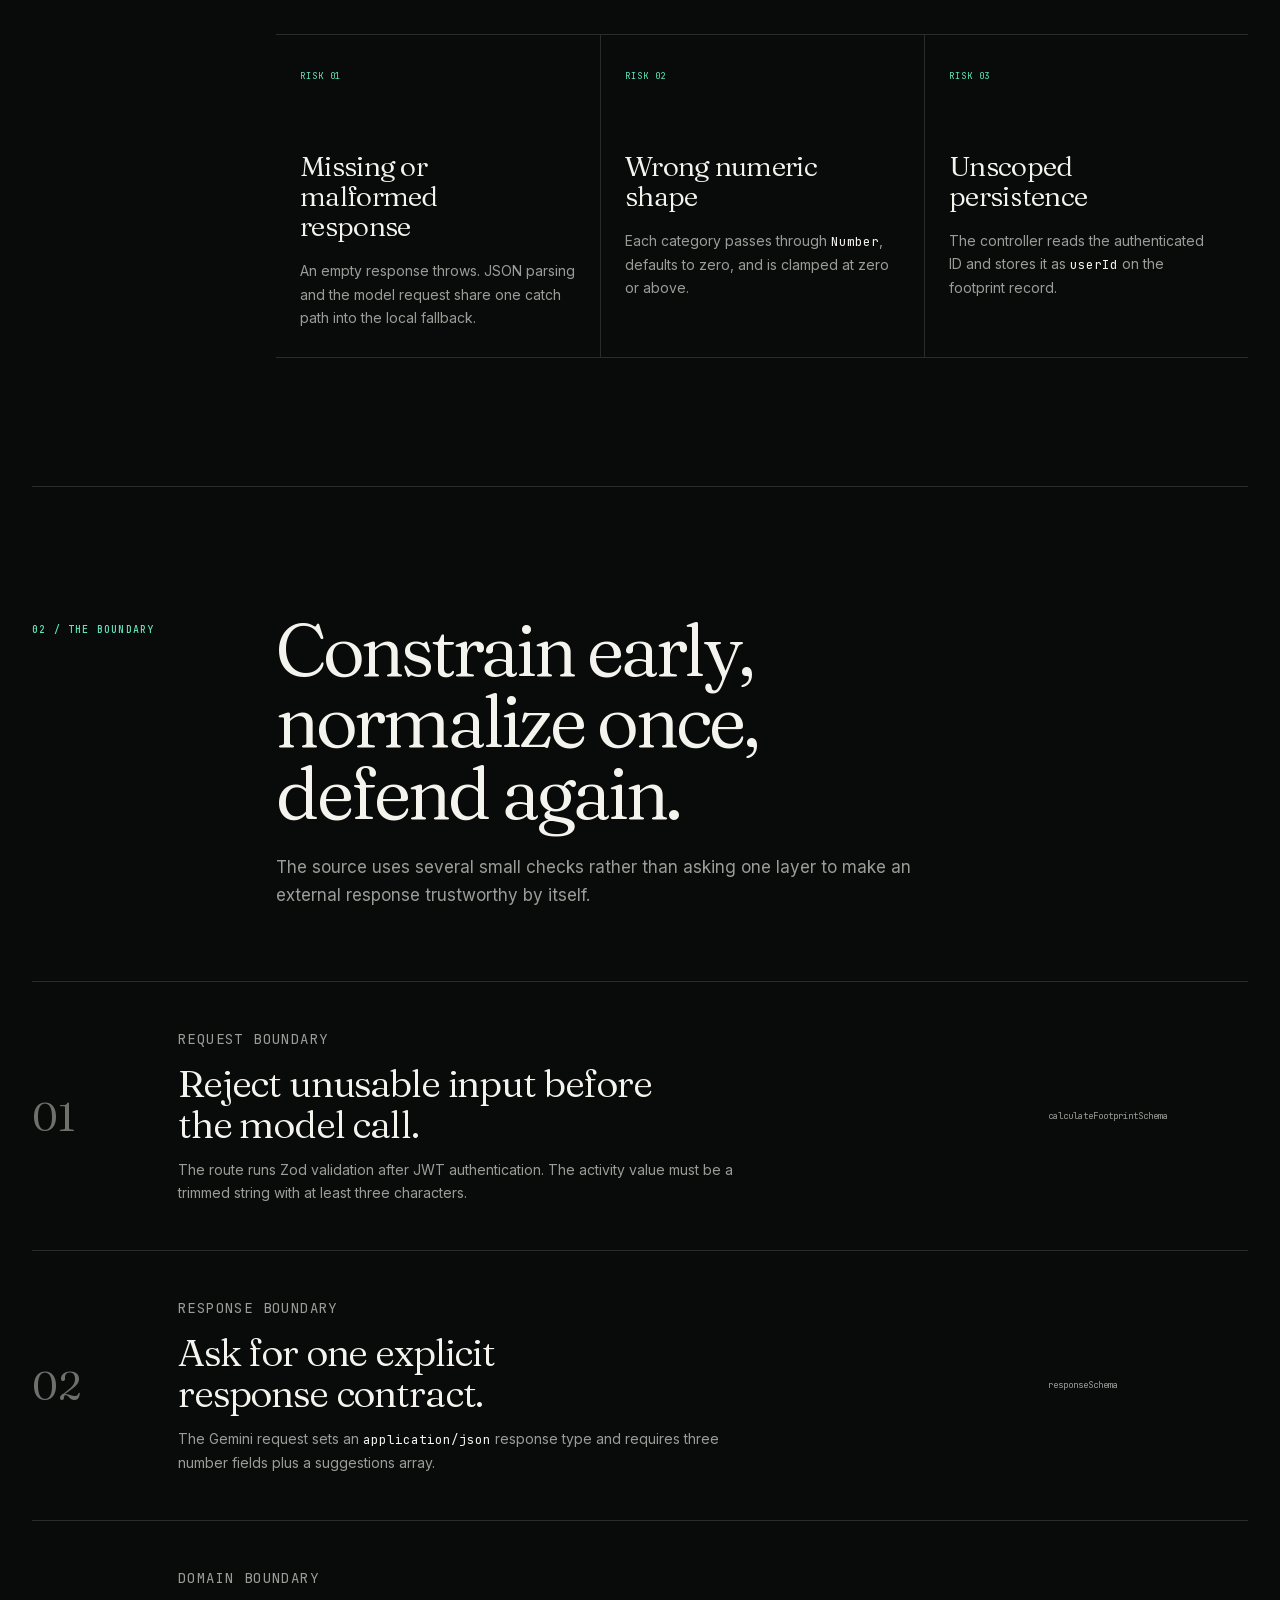
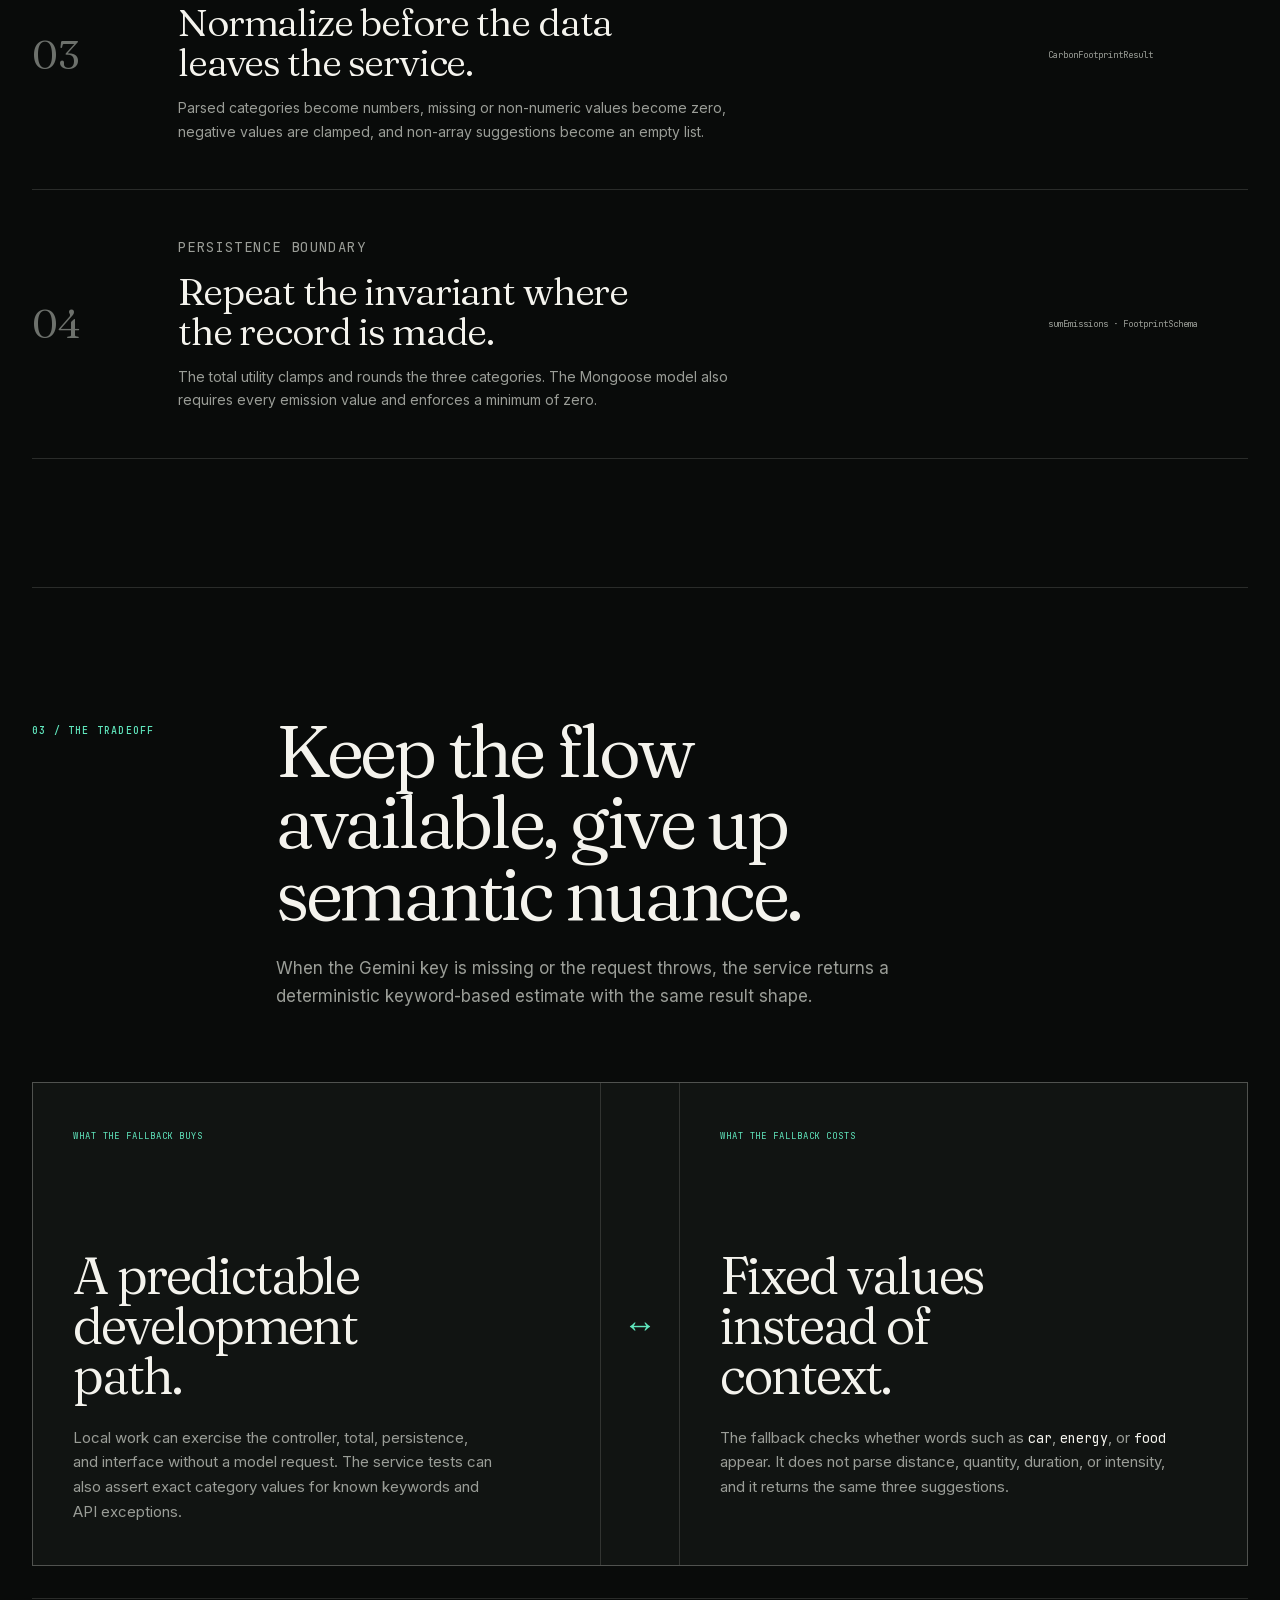
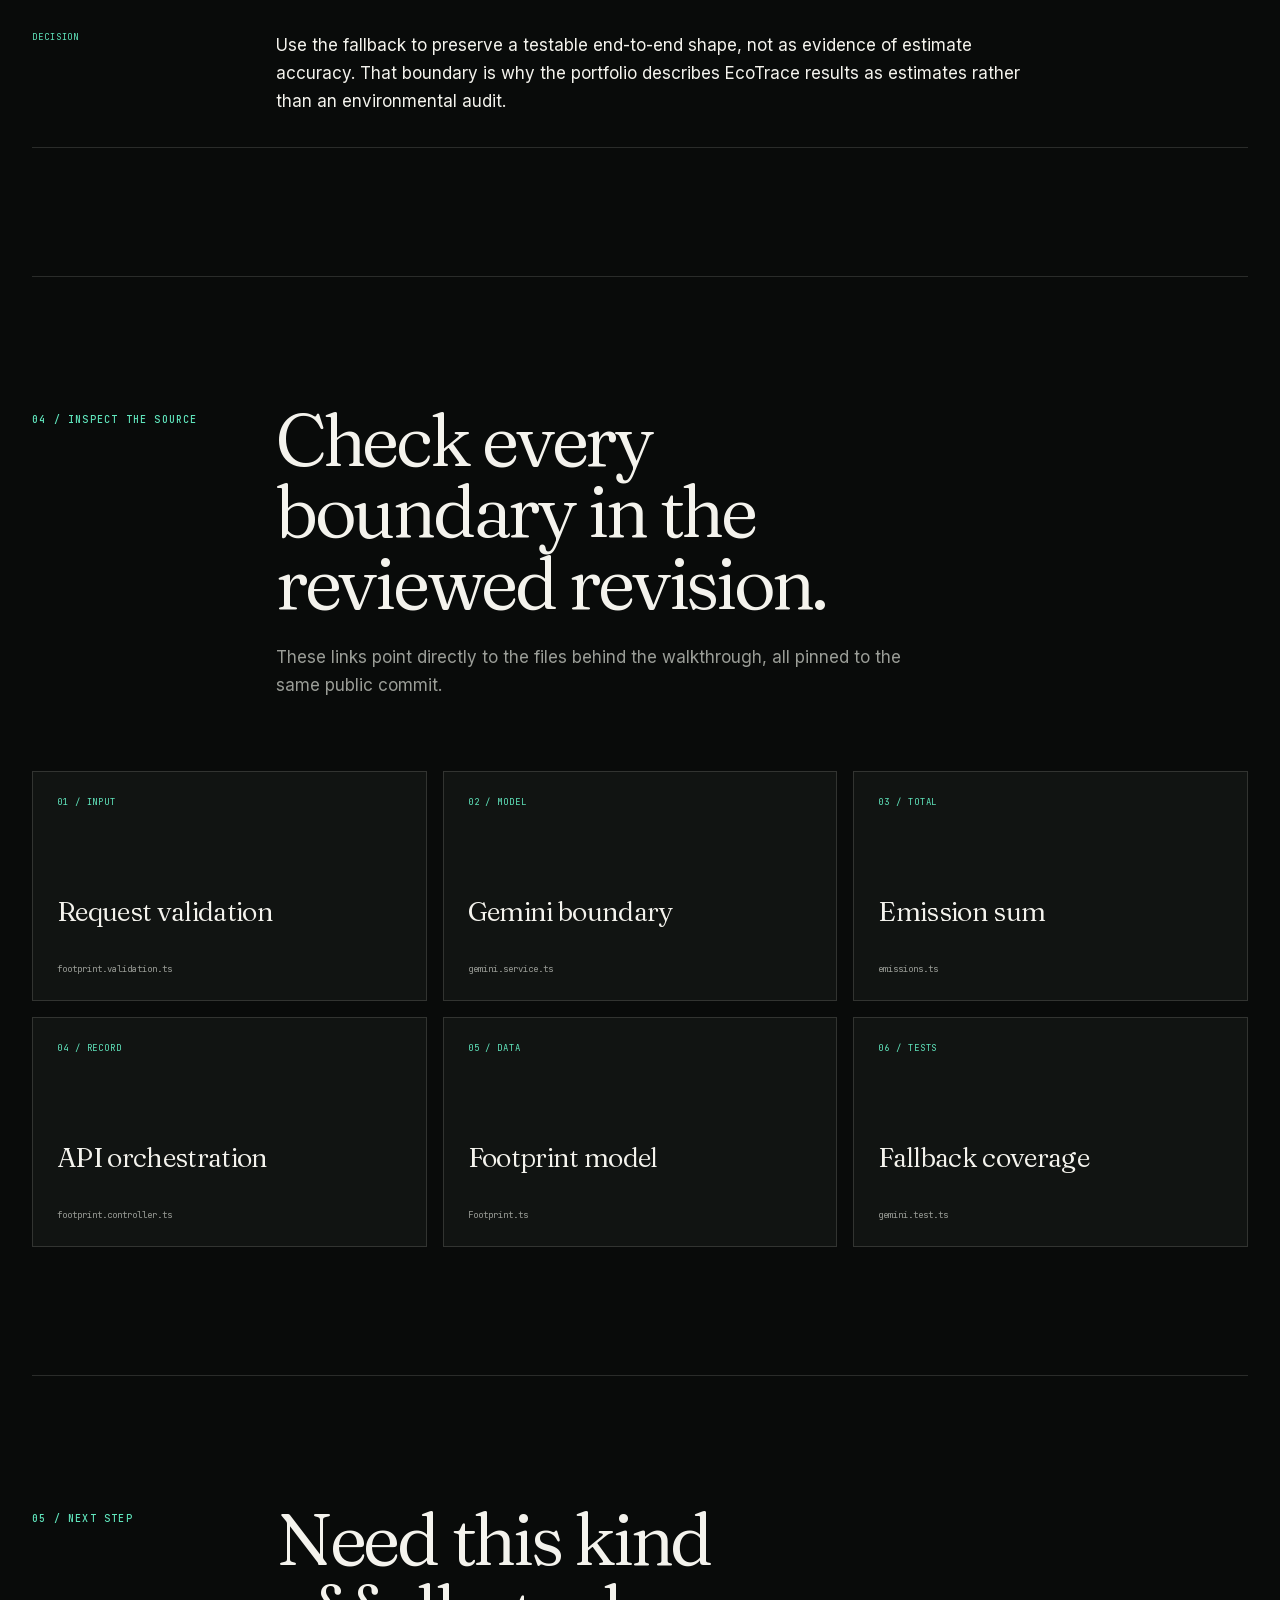
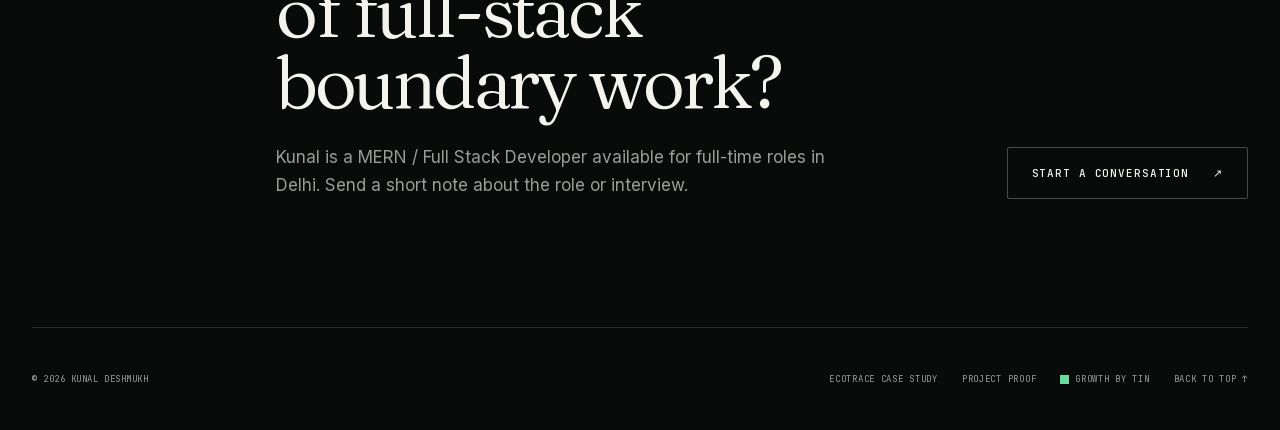
<file: projects/ecotrace/technical-walkthrough/index.html>
<!doctype html>
<html lang="en">
  <head>
    <meta charset="UTF-8" />
    <meta name="viewport" content="width=device-width, initial-scale=1.0" />
    <meta
      name="description"
      content="See how EcoTrace turns Gemini output into non-negative, account-owned emission records, and why its deterministic fallback trades nuance for a testable flow."
    />
    <meta name="theme-color" content="#090b0a" />
    <link rel="canonical" href="https://resume-sable-phi.vercel.app/projects/ecotrace/technical-walkthrough/" />
    <meta property="og:title" content="EcoTrace technical walkthrough | Kunal Deshmukh" />
    <meta property="og:description" content="A source-checked walkthrough of the boundary between Gemini output and persisted EcoTrace data." />
    <meta property="og:type" content="article" />
    <meta property="og:url" content="https://resume-sable-phi.vercel.app/projects/ecotrace/technical-walkthrough/" />
    <meta property="og:site_name" content="Kunal Deshmukh" />
    <meta property="og:locale" content="en_US" />
    <meta property="og:image" content="https://resume-sable-phi.vercel.app/social-preview.png" />
    <meta property="og:image:alt" content="Kunal Deshmukh, MERN / Full Stack Developer" />
    <meta name="twitter:card" content="summary_large_image" />
    <meta name="twitter:title" content="EcoTrace technical walkthrough | Kunal Deshmukh" />
    <meta name="twitter:description" content="From probabilistic model response to non-negative, account-owned data." />
    <meta name="twitter:image" content="https://resume-sable-phi.vercel.app/social-preview.png" />
    <title>EcoTrace technical walkthrough | Kunal Deshmukh</title>
    <link rel="icon" href="/favicon.svg" type="image/svg+xml" />
    <link rel="stylesheet" href="/styles.css" />
    <script type="application/ld+json">
      {
        "@context": "https://schema.org",
        "@graph": [
          {
            "@type": "TechArticle",
            "@id": "https://resume-sable-phi.vercel.app/projects/ecotrace/technical-walkthrough/#article",
            "url": "https://resume-sable-phi.vercel.app/projects/ecotrace/technical-walkthrough/",
            "headline": "Putting a deterministic boundary around EcoTrace model output",
            "description": "A source-checked walkthrough of EcoTrace's structured model response, numeric normalization, persistence boundary, and deterministic fallback.",
            "datePublished": "2026-08-11",
            "dateModified": "2026-08-11",
            "inLanguage": "en",
            "author": {
              "@type": "Person",
              "@id": "https://resume-sable-phi.vercel.app/#kunal-deshmukh",
              "name": "Kunal Deshmukh"
            },
            "isPartOf": {
              "@type": "WebSite",
              "@id": "https://resume-sable-phi.vercel.app/#website"
            },
            "about": {
              "@type": "SoftwareSourceCode",
              "name": "EcoTrace",
              "codeRepository": "https://github.com/mern2026book-cmd/CarbonEmission/tree/c6b7bd8ec37be2f346d9fba3e92ea3837febe23a",
              "programmingLanguage": ["TypeScript", "JavaScript"]
            }
          },
          {
            "@type": "BreadcrumbList",
            "itemListElement": [
              {
                "@type": "ListItem",
                "position": 1,
                "name": "Portfolio",
                "item": "https://resume-sable-phi.vercel.app/"
              },
              {
                "@type": "ListItem",
                "position": 2,
                "name": "EcoTrace case study",
                "item": "https://resume-sable-phi.vercel.app/projects/ecotrace/"
              },
              {
                "@type": "ListItem",
                "position": 3,
                "name": "Technical walkthrough",
                "item": "https://resume-sable-phi.vercel.app/projects/ecotrace/technical-walkthrough/"
              }
            ]
          }
        ]
      }
    </script>
    <script src="/analytics-control.js"></script>
    <script>
      window.__portfolioAnalyticsEnabled =
        window.PortfolioAnalytics.isEnabled(window.location.search);

      !(function (document, posthog) {
        if (!window.__portfolioAnalyticsEnabled || posthog.__SV) return;
        window.posthog = posthog;
        posthog._i = [];
        posthog.init = function (apiKey, config, name) {
          function stub(target, method) {
            target[method] = function () {
              target.push([method].concat(Array.prototype.slice.call(arguments, 0)));
            };
          }
          const script = document.createElement("script");
          script.type = "text/javascript";
          script.crossOrigin = "anonymous";
          script.async = true;
          script.src =
            config.api_host.replace(".i.posthog.com", "-assets.i.posthog.com") +
            "/static/array.js";
          const firstScript = document.getElementsByTagName("script")[0];
          firstScript.parentNode.insertBefore(script, firstScript);
          let instance = posthog;
          if (name !== undefined) instance = posthog[name] = [];
          else name = "posthog";
          instance.people = instance.people || [];
          instance.toString = function (includePeople) {
            let label = "posthog";
            if (name !== "posthog") label += "." + name;
            if (!includePeople) label += " (stub)";
            return label;
          };
          instance.people.toString = function () {
            return instance.toString(1) + ".people (stub)";
          };
          ["capture", "identify", "register", "register_once", "unregister"].forEach(
            function (method) { stub(instance, method); },
          );
          posthog._i.push([apiKey, config, name]);
        };
        posthog.__SV = 1;
      })(document, window.posthog || []);

      window.posthog?.init("phc_Ar99UYERT9QEw5CzW9LT9dWdL9mJppdsj7yM3DpEzFdC", {
        api_host: "https://us.i.posthog.com",
        autocapture: false,
        capture_pageview: true,
        capture_pageleave: false,
        disable_session_recording: true,
        person_profiles: "identified_only",
      });
    </script>
    <script src="/source-attribution.js" defer></script>
    <script src="/proof-analytics.js" defer></script>
    <script src="/script.js" defer></script>
  </head>
  <body id="top" class="case-study-page ecotrace-walkthrough-page" data-proof-surface="ecotrace-walkthrough">
    <a class="skip-link" href="#main">Skip to content</a>
    <div class="scroll-progress" aria-hidden="true"><span data-scroll-progress></span></div>
    <div class="ambient-spotlight" data-ambient-spotlight aria-hidden="true"></div>

    <header class="site-header">
      <a class="wordmark" href="/" aria-label="kunal.dev, Kunal Deshmukh home">kunal<span>.dev</span></a>
      <nav aria-label="Technical walkthrough navigation">
        <a href="#boundary">Boundary</a>
        <a href="#tradeoff">Tradeoff</a>
        <a href="#source">Source</a>
      </nav>
      <a class="header-social" href="/projects/ecotrace/">EcoTrace <span aria-hidden="true">←</span></a>
    </header>

    <main id="main">
      <section class="case-hero walkthrough-hero" aria-labelledby="walkthrough-title">
        <div class="case-hero-copy">
          <p class="status-line"><span aria-hidden="true"></span>Technical walkthrough · EcoTrace</p>
          <h1 id="walkthrough-title">Put a deterministic boundary around <span>model output.</span></h1>
          <p class="case-hero-intro">
            EcoTrace's hard problem is not making one Gemini call. It is turning
            a probabilistic response into three non-negative numeric categories
            before that result becomes an account-owned database record.
          </p>
          <div class="case-hero-actions">
            <a
              class="primary-action"
              data-contact-location="case-study"
              aria-label="Discuss a role with Kunal Deshmukh by email"
              href="mailto:resume-sable-phi@mail.tin.computer?subject=MERN%20and%20full-stack%20role%20inquiry"
            >Discuss a role <span aria-hidden="true">↗</span></a>
            <a class="text-action" href="/projects/ecotrace/">Read the case study <span aria-hidden="true">↓</span></a>
          </div>
          <p class="source-proof">
            <span>Evidence boundary</span>
            This walkthrough follows the public repository at commit
            <a href="https://github.com/mern2026book-cmd/CarbonEmission/tree/c6b7bd8ec37be2f346d9fba3e92ea3837febe23a" target="_blank" rel="noopener noreferrer"><code>c6b7bd8</code></a>.
            It documents implemented behavior, not calculation accuracy,
            production traffic, or business results.
          </p>
        </div>

        <div class="walkthrough-pipeline" aria-label="EcoTrace data boundary">
          <div class="walkthrough-pipeline-head"><span>One request / four boundaries</span><strong>TypeScript</strong></div>
          <ol>
            <li><span>01 / Input</span><strong>Activity text</strong><code>trim() · min(3)</code></li>
            <li><span>02 / Model</span><strong>Required JSON</strong><code>responseMimeType: application/json</code></li>
            <li><span>03 / Domain</span><strong>Non-negative numbers</strong><code>Math.max(0, Number(value) || 0)</code></li>
            <li><span>04 / Data</span><strong>Account-owned record</strong><code>Footprint({ userId, ... }).save()</code></li>
          </ol>
          <p>Natural language → bounded domain data → MongoDB</p>
        </div>
      </section>

      <section class="case-intro walkthrough-brief" aria-labelledby="problem-title">
        <p class="section-index">01 / The hard problem</p>
        <div>
          <h2 id="problem-title">A typed interface cannot trust a model-shaped answer.</h2>
          <p class="case-lede">
            A model request can fail, return no text, produce malformed JSON, or
            put an unexpected value in a numeric field. EcoTrace narrows that
            uncertainty before the controller calculates a total or saves a record.
          </p>
          <div class="walkthrough-risk-ledger" aria-label="Model boundary risks and responses">
            <article>
              <span>Risk 01</span>
              <h3>Missing or malformed response</h3>
              <p>An empty response throws. JSON parsing and the model request share one catch path into the local fallback.</p>
            </article>
            <article>
              <span>Risk 02</span>
              <h3>Wrong numeric shape</h3>
              <p>Each category passes through <code>Number</code>, defaults to zero, and is clamped at zero or above.</p>
            </article>
            <article>
              <span>Risk 03</span>
              <h3>Unscoped persistence</h3>
              <p>The controller reads the authenticated ID and stores it as <code>userId</code> on the footprint record.</p>
            </article>
          </div>
        </div>
      </section>

      <section class="case-section" id="boundary" aria-labelledby="boundary-title">
        <header class="case-section-heading">
          <p class="section-index">02 / The boundary</p>
          <div>
            <h2 id="boundary-title">Constrain early, normalize once, defend again.</h2>
            <p>The source uses several small checks rather than asking one layer to make an external response trustworthy by itself.</p>
          </div>
        </header>
        <ol class="walkthrough-boundary-list">
          <li>
            <span>01</span>
            <div>
              <p class="walkthrough-step-kicker">Request boundary</p>
              <h3>Reject unusable input before the model call.</h3>
              <p>The route runs Zod validation after JWT authentication. The activity value must be a trimmed string with at least three characters.</p>
            </div>
            <code>calculateFootprintSchema</code>
          </li>
          <li>
            <span>02</span>
            <div>
              <p class="walkthrough-step-kicker">Response boundary</p>
              <h3>Ask for one explicit response contract.</h3>
              <p>The Gemini request sets an <code>application/json</code> response type and requires three number fields plus a suggestions array.</p>
            </div>
            <code>responseSchema</code>
          </li>
          <li>
            <span>03</span>
            <div>
              <p class="walkthrough-step-kicker">Domain boundary</p>
              <h3>Normalize before the data leaves the service.</h3>
              <p>Parsed categories become numbers, missing or non-numeric values become zero, negative values are clamped, and non-array suggestions become an empty list.</p>
            </div>
            <code>CarbonFootprintResult</code>
          </li>
          <li>
            <span>04</span>
            <div>
              <p class="walkthrough-step-kicker">Persistence boundary</p>
              <h3>Repeat the invariant where the record is made.</h3>
              <p>The total utility clamps and rounds the three categories. The Mongoose model also requires every emission value and enforces a minimum of zero.</p>
            </div>
            <code>sumEmissions · FootprintSchema</code>
          </li>
        </ol>
      </section>

      <section class="case-section walkthrough-tradeoff-section" id="tradeoff" aria-labelledby="tradeoff-title">
        <header class="case-section-heading">
          <p class="section-index">03 / The tradeoff</p>
          <div>
            <h2 id="tradeoff-title">Keep the flow available, give up semantic nuance.</h2>
            <p>When the Gemini key is missing or the request throws, the service returns a deterministic keyword-based estimate with the same result shape.</p>
          </div>
        </header>
        <div class="walkthrough-tradeoff">
          <article class="walkthrough-tradeoff-gain">
            <span>What the fallback buys</span>
            <strong>A predictable development path.</strong>
            <p>Local work can exercise the controller, total, persistence, and interface without a model request. The service tests can also assert exact category values for known keywords and API exceptions.</p>
          </article>
          <div class="walkthrough-tradeoff-mark" aria-hidden="true">↔</div>
          <article class="walkthrough-tradeoff-cost">
            <span>What the fallback costs</span>
            <strong>Fixed values instead of context.</strong>
            <p>The fallback checks whether words such as <code>car</code>, <code>energy</code>, or <code>food</code> appear. It does not parse distance, quantity, duration, or intensity, and it returns the same three suggestions.</p>
          </article>
        </div>
        <aside class="walkthrough-decision" aria-label="Engineering decision">
          <span>Decision</span>
          <p>Use the fallback to preserve a testable end-to-end shape, not as evidence of estimate accuracy. That boundary is why the portfolio describes EcoTrace results as estimates rather than an environmental audit.</p>
        </aside>
      </section>

      <section class="case-section source-section" id="source" aria-labelledby="source-title">
        <header class="case-section-heading">
          <p class="section-index">04 / Inspect the source</p>
          <div>
            <h2 id="source-title">Check every boundary in the reviewed revision.</h2>
            <p>These links point directly to the files behind the walkthrough, all pinned to the same public commit.</p>
          </div>
        </header>
        <div class="source-paths source-paths--six">
          <a href="https://github.com/mern2026book-cmd/CarbonEmission/blob/c6b7bd8ec37be2f346d9fba3e92ea3837febe23a/backend/src/validations/footprint.validation.ts" target="_blank" rel="noopener noreferrer"><span>01 / Input</span><strong>Request validation</strong><code>footprint.validation.ts</code></a>
          <a href="https://github.com/mern2026book-cmd/CarbonEmission/blob/c6b7bd8ec37be2f346d9fba3e92ea3837febe23a/backend/src/services/gemini.service.ts" target="_blank" rel="noopener noreferrer"><span>02 / Model</span><strong>Gemini boundary</strong><code>gemini.service.ts</code></a>
          <a href="https://github.com/mern2026book-cmd/CarbonEmission/blob/c6b7bd8ec37be2f346d9fba3e92ea3837febe23a/backend/src/utils/emissions.ts" target="_blank" rel="noopener noreferrer"><span>03 / Total</span><strong>Emission sum</strong><code>emissions.ts</code></a>
          <a href="https://github.com/mern2026book-cmd/CarbonEmission/blob/c6b7bd8ec37be2f346d9fba3e92ea3837febe23a/backend/src/controllers/footprint.controller.ts" target="_blank" rel="noopener noreferrer"><span>04 / Record</span><strong>API orchestration</strong><code>footprint.controller.ts</code></a>
          <a href="https://github.com/mern2026book-cmd/CarbonEmission/blob/c6b7bd8ec37be2f346d9fba3e92ea3837febe23a/backend/src/models/Footprint.ts" target="_blank" rel="noopener noreferrer"><span>05 / Data</span><strong>Footprint model</strong><code>Footprint.ts</code></a>
          <a href="https://github.com/mern2026book-cmd/CarbonEmission/blob/c6b7bd8ec37be2f346d9fba3e92ea3837febe23a/backend/tests/gemini.test.ts" target="_blank" rel="noopener noreferrer"><span>06 / Tests</span><strong>Fallback coverage</strong><code>gemini.test.ts</code></a>
        </div>
      </section>

      <section class="case-contact" aria-labelledby="case-contact-title">
        <p class="section-index">05 / Next step</p>
        <div>
          <h2 id="case-contact-title">Need this kind of full-stack boundary work?</h2>
          <p>Kunal is a MERN / Full Stack Developer available for full-time roles in Delhi. Send a short note about the role or interview.</p>
        </div>
        <a class="secondary-action" data-contact-location="case-study" aria-label="Start a conversation with Kunal Deshmukh by email" href="mailto:resume-sable-phi@mail.tin.computer?subject=MERN%20and%20full-stack%20role%20inquiry">Start a conversation <span aria-hidden="true">↗</span></a>
      </section>
    </main>

    <footer class="site-footer">
      <p>© <span id="year">2026</span> Kunal Deshmukh</p>
      <div class="footer-links">
        <a href="/projects/ecotrace/">EcoTrace case study</a>
        <a href="/project-proof/">Project proof</a>
        <a class="tin-credit" href="https://tin.computer">
          <svg viewBox="0 0 32 32" aria-hidden="true"><rect width="32" height="32" fill="#66DC9D"></rect></svg>
          <span>Growth by Tin</span>
        </a>
        <a href="#top">Back to top ↑</a>
      </div>
    </footer>
  </body>
</html>
</file>
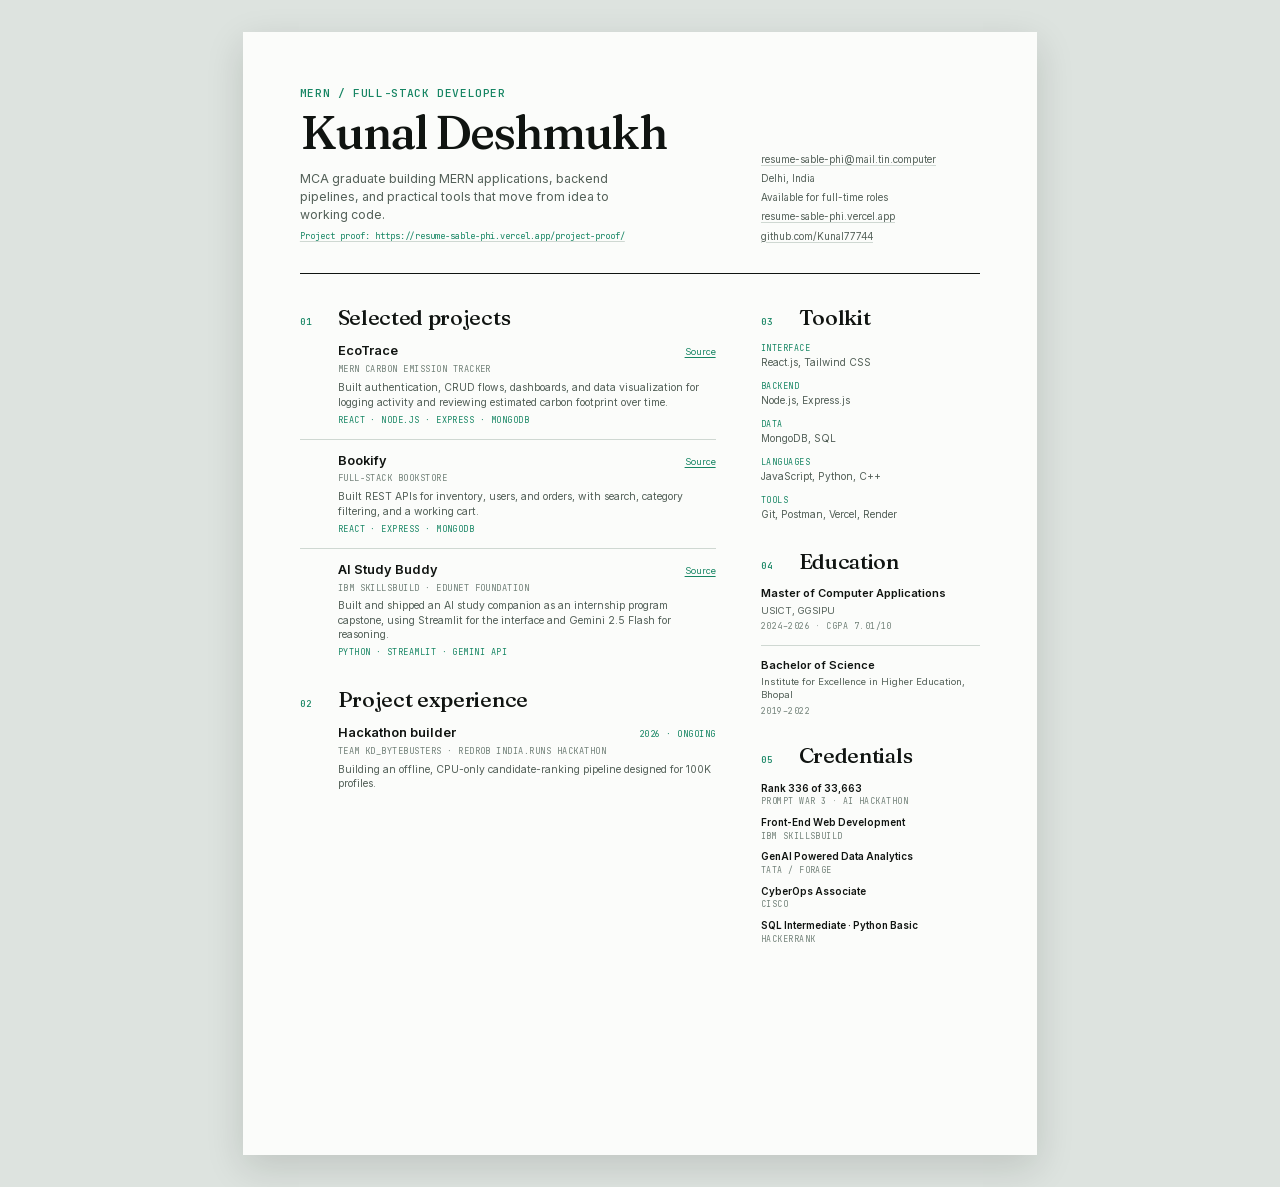
<file: resume.html>
<!doctype html>
<html lang="en">
  <head>
    <meta charset="UTF-8" />
    <meta name="viewport" content="width=device-width, initial-scale=1.0" />
    <meta name="robots" content="noindex" />
    <title>Kunal Deshmukh | MERN / Full Stack Developer.</title>
    <link rel="icon" href="/favicon.svg" type="image/svg+xml" />
    <link rel="stylesheet" href="/resume.css" />
  </head>
  <body>
    <main class="resume" aria-labelledby="resume-name">
      <header class="resume-header">
        <div>
          <p class="eyebrow">MERN / full-stack developer</p>
          <h1 id="resume-name">Kunal Deshmukh</h1>
          <p class="summary">
            MCA graduate building MERN applications, backend pipelines, and
            practical tools that move from idea to working code.
          </p>
          <a
            class="proof-link"
            href="https://resume-sable-phi.vercel.app/project-proof/?ref=hiring-review"
          >
            Project proof: https://resume-sable-phi.vercel.app/project-proof/
          </a>
        </div>
        <address aria-label="Contact details">
          <a href="mailto:resume-sable-phi@mail.tin.computer">
            resume-sable-phi@mail.tin.computer
          </a>
          <span>Delhi, India</span>
          <span>Available for full-time roles</span>
          <a href="https://resume-sable-phi.vercel.app/">
            resume-sable-phi.vercel.app
          </a>
          <a href="https://github.com/Kunal77744">
            github.com/Kunal77744
          </a>
        </address>
      </header>

      <div class="resume-grid">
        <div class="main-column">
          <section aria-labelledby="projects-heading">
            <div class="section-heading">
              <p>01</p>
              <h2 id="projects-heading">Selected projects</h2>
            </div>

            <article class="entry">
              <div class="entry-heading">
                <h3>EcoTrace</h3>
                <a href="https://github.com/mern2026book-cmd/CarbonEmission">
                  Source
                </a>
              </div>
              <p class="entry-label">MERN carbon emission tracker</p>
              <p>
                Built authentication, CRUD flows, dashboards, and data
                visualization for logging activity and reviewing estimated
                carbon footprint over time.
              </p>
              <p class="stack">React · Node.js · Express · MongoDB</p>
            </article>

            <article class="entry">
              <div class="entry-heading">
                <h3>Bookify</h3>
                <a href="https://github.com/Kunal77744/Shopify">Source</a>
              </div>
              <p class="entry-label">Full-stack bookstore</p>
              <p>
                Built REST APIs for inventory, users, and orders, with search,
                category filtering, and a working cart.
              </p>
              <p class="stack">React · Express · MongoDB</p>
            </article>

            <article class="entry">
              <div class="entry-heading">
                <h3>AI Study Buddy</h3>
                <a href="https://github.com/Kunal77744/AI-Study-Buddy">
                  Source
                </a>
              </div>
              <p class="entry-label">IBM SkillsBuild · Edunet Foundation</p>
              <p>
                Built and shipped an AI study companion as an internship
                program capstone, using Streamlit for the interface and Gemini
                2.5 Flash for reasoning.
              </p>
              <p class="stack">Python · Streamlit · Gemini API</p>
            </article>
          </section>

          <section aria-labelledby="experience-heading">
            <div class="section-heading">
              <p>02</p>
              <h2 id="experience-heading">Project experience</h2>
            </div>

            <article class="entry compact-entry">
              <div class="entry-heading">
                <h3>Hackathon builder</h3>
                <time datetime="2026">2026 · ongoing</time>
              </div>
              <p class="entry-label">
                Team KD_ByteBusters · Redrob INDIA.RUNS Hackathon
              </p>
              <p>
                Building an offline, CPU-only candidate-ranking pipeline
                designed for 100K profiles.
              </p>
            </article>
          </section>
        </div>

        <aside class="side-column" aria-label="Skills, education, and credentials">
          <section aria-labelledby="skills-heading">
            <div class="section-heading">
              <p>03</p>
              <h2 id="skills-heading">Toolkit</h2>
            </div>
            <dl class="skill-list">
              <div>
                <dt>Interface</dt>
                <dd>React.js, Tailwind CSS</dd>
              </div>
              <div>
                <dt>Backend</dt>
                <dd>Node.js, Express.js</dd>
              </div>
              <div>
                <dt>Data</dt>
                <dd>MongoDB, SQL</dd>
              </div>
              <div>
                <dt>Languages</dt>
                <dd>JavaScript, Python, C++</dd>
              </div>
              <div>
                <dt>Tools</dt>
                <dd>Git, Postman, Vercel, Render</dd>
              </div>
            </dl>
          </section>

          <section aria-labelledby="education-heading">
            <div class="section-heading">
              <p>04</p>
              <h2 id="education-heading">Education</h2>
            </div>
            <article class="side-entry">
              <h3>Master of Computer Applications</h3>
              <p>USICT, GGSIPU</p>
              <span>2024–2026 · CGPA 7.01/10</span>
            </article>
            <article class="side-entry">
              <h3>Bachelor of Science</h3>
              <p>Institute for Excellence in Higher Education, Bhopal</p>
              <span>2019–2022</span>
            </article>
          </section>

          <section aria-labelledby="credentials-heading">
            <div class="section-heading">
              <p>05</p>
              <h2 id="credentials-heading">Credentials</h2>
            </div>
            <ul class="credential-list">
              <li>
                <strong>Rank 336 of 33,663</strong>
                <span>Prompt War 3 · AI Hackathon</span>
              </li>
              <li>
                <strong>Front-End Web Development</strong>
                <span>IBM SkillsBuild</span>
              </li>
              <li>
                <strong>GenAI Powered Data Analytics</strong>
                <span>Tata / Forage</span>
              </li>
              <li>
                <strong>CyberOps Associate</strong>
                <span>Cisco</span>
              </li>
              <li>
                <strong>SQL Intermediate · Python Basic</strong>
                <span>HackerRank</span>
              </li>
            </ul>
          </section>
        </aside>
      </div>
    </main>
  </body>
</html>
</file>
<file: styles.css>
@font-face {
  font-family: "Fraunces";
  src: url("/assets/fonts/fraunces-roman.woff2") format("woff2");
  font-style: normal;
  font-weight: 300 700;
  font-display: swap;
}

/* MERN portfolio projects guide */

.mern-guide-hero {
  min-height: calc(100vh - 88px);
}

.mern-guide-hero .case-hero-copy h1 {
  max-width: 10ch;
}

.mern-guide-visual {
  display: grid;
  min-width: 0;
  min-height: 620px;
  align-self: center;
  gap: 16px;
  padding: 16px;
  border: 1px solid var(--line);
  background: var(--panel);
}

.mern-visual-card {
  position: relative;
  display: grid;
  min-width: 0;
  min-height: 280px;
  overflow: hidden;
  border: 1px solid rgba(244, 243, 237, 0.12);
}

.mern-visual-card > div {
  position: relative;
  z-index: 2;
  display: flex;
  flex-direction: column;
}

.mern-visual-card span,
.mern-visual-card small,
.mern-breakdown-aside > span,
.mern-proof-grid span {
  color: var(--muted);
  font-family: var(--mono);
  font-size: 10px;
  letter-spacing: 0.12em;
  text-transform: uppercase;
}

.mern-visual-card strong {
  font-family: var(--display);
  font-size: clamp(34px, 4vw, 58px);
  font-weight: 500;
  letter-spacing: -0.04em;
}

.mern-visual-ecotrace {
  grid-template-columns: minmax(0, 1fr) 48%;
  align-items: center;
  padding: 36px 24px 28px 38px;
  background:
    radial-gradient(circle at 82% 48%, rgba(96, 230, 189, 0.24), transparent 44%),
    #0a1814;
}

.mern-visual-ecotrace > div {
  gap: 8px;
}

.mern-visual-ecotrace img {
  width: min(100%, 210px);
  justify-self: end;
  filter: drop-shadow(0 26px 40px rgba(0, 0, 0, 0.45));
}

.mern-visual-bookify {
  grid-template-columns: 46% minmax(0, 1fr);
  align-items: end;
  padding: 28px 32px 30px 24px;
  background:
    linear-gradient(110deg, rgba(9, 11, 10, 0.16), rgba(9, 11, 10, 0.78)),
    #342c26;
}

.mern-visual-bookify::after {
  position: absolute;
  inset: 0;
  background: linear-gradient(180deg, transparent 48%, rgba(9, 11, 10, 0.46));
  content: "";
}

.mern-visual-bookify img {
  z-index: 1;
  width: 100%;
  max-height: 210px;
  align-self: end;
  object-fit: contain;
  object-position: bottom left;
  filter: saturate(0.75) contrast(1.04);
}

.mern-visual-bookify > div {
  align-self: center;
  gap: 8px;
  text-align: right;
}

.mern-project-breakdown {
  display: grid;
  grid-template-columns: minmax(190px, 0.34fr) minmax(0, 1fr);
  border-top: 1px solid var(--line-strong);
}

.mern-project-breakdown + .mern-project-breakdown {
  margin-top: 88px;
}

.mern-breakdown-aside {
  display: flex;
  min-height: 100%;
  flex-direction: column;
  align-items: flex-start;
  padding: 40px 40px 40px 0;
  border-right: 1px solid var(--line);
}

.mern-breakdown-aside > strong {
  margin-top: 20px;
  font-family: var(--display);
  font-size: clamp(44px, 5vw, 68px);
  font-weight: 500;
  letter-spacing: -0.04em;
}

.mern-breakdown-aside > p {
  margin: 4px 0 0;
  color: var(--muted);
}

.mern-breakdown-aside .project-link {
  margin-top: auto;
}

.mern-breakdown-body {
  max-width: 810px;
  padding: 44px 0 0 64px;
}

.mern-breakdown-body h3 {
  max-width: 18ch;
  margin: 0 0 28px;
  font-family: var(--display);
  font-size: clamp(34px, 4vw, 52px);
  font-weight: 500;
  letter-spacing: -0.035em;
  line-height: 1;
  text-wrap: balance;
}

.mern-breakdown-body h4 {
  margin: 44px 0 14px;
  color: var(--accent);
  font-family: var(--mono);
  font-size: 11px;
  font-weight: 500;
  letter-spacing: 0.12em;
  text-transform: uppercase;
}

.mern-breakdown-body > p {
  max-width: 66ch;
  margin: 0 0 20px;
  color: var(--muted);
  font-size: 16px;
  line-height: 1.72;
  text-wrap: pretty;
}

.mern-proof-grid {
  display: grid;
  grid-template-columns: repeat(2, minmax(0, 1fr));
  margin-top: 40px;
  border: 1px solid var(--line);
}

.mern-proof-grid > div {
  min-height: 146px;
  padding: 24px;
}

.mern-proof-grid > div:nth-child(even) {
  border-left: 1px solid var(--line);
}

.mern-proof-grid > div:nth-child(n + 3) {
  border-top: 1px solid var(--line);
}

.mern-proof-grid strong {
  display: block;
  max-width: 26ch;
  margin-top: 34px;
  font-size: 15px;
  font-weight: 500;
  line-height: 1.45;
}

.mern-review-list {
  padding: 0;
  border-top: 1px solid var(--line-strong);
  list-style: none;
}

.mern-review-list li {
  display: grid;
  grid-template-columns: 92px minmax(0, 1fr);
  gap: 32px;
  padding: 36px 0;
  border-bottom: 1px solid var(--line);
}

.mern-review-list li > span {
  color: var(--accent);
  font-family: var(--display);
  font-size: 34px;
  font-style: italic;
}

.mern-review-list h3 {
  margin: 0;
  font-size: 20px;
  font-weight: 500;
}

.mern-review-list p {
  max-width: 68ch;
  margin: 10px 0 0;
  color: var(--muted);
  line-height: 1.68;
}

.mern-comparison-table {
  border: 1px solid var(--line-strong);
}

.mern-comparison-row {
  display: grid;
  grid-template-columns: minmax(150px, 0.62fr) repeat(2, minmax(0, 1fr));
}

.mern-comparison-row + .mern-comparison-row {
  border-top: 1px solid var(--line);
}

.mern-comparison-row > span {
  min-width: 0;
  padding: 24px;
  color: var(--muted);
  line-height: 1.55;
}

.mern-comparison-row > span + span {
  border-left: 1px solid var(--line);
}

.mern-comparison-row > span:first-child {
  color: var(--ink);
  font-weight: 500;
}

.mern-comparison-head {
  background: var(--panel-raised);
}

.mern-comparison-head > span {
  color: var(--accent);
  font-family: var(--mono);
  font-size: 10px;
  font-weight: 500;
  letter-spacing: 0.12em;
  text-transform: uppercase;
}

.mern-faq-list {
  display: grid;
  grid-template-columns: repeat(3, minmax(0, 1fr));
  border-top: 1px solid var(--line-strong);
  border-bottom: 1px solid var(--line);
}

.mern-faq-list article {
  padding: 40px 32px 44px;
}

.mern-faq-list article + article {
  border-left: 1px solid var(--line);
}

.mern-faq-list h3 {
  max-width: 18ch;
  margin: 0;
  font-family: var(--display);
  font-size: 28px;
  font-weight: 500;
  letter-spacing: -0.025em;
  line-height: 1.08;
  text-wrap: balance;
}

.mern-faq-list p {
  margin: 64px 0 0;
  color: var(--muted);
  line-height: 1.68;
}

@media (max-width: 1080px) {
  .mern-guide-visual {
    min-height: 540px;
  }

  .mern-visual-card {
    min-height: 240px;
  }

  .mern-breakdown-body {
    padding-left: 44px;
  }

  .mern-faq-list {
    grid-template-columns: 1fr;
  }

  .mern-faq-list article {
    display: grid;
    grid-template-columns: minmax(220px, 0.75fr) minmax(0, 1fr);
    gap: 40px;
  }

  .mern-faq-list article + article {
    border-top: 1px solid var(--line);
    border-left: 0;
  }

  .mern-faq-list p {
    margin: 0;
  }
}

@media (max-width: 760px) {
  .mern-guide-hero {
    min-height: 0;
  }

  .mern-guide-visual {
    min-height: 0;
    padding: 10px;
  }

  .mern-visual-card {
    min-height: 230px;
  }

  .mern-visual-ecotrace {
    grid-template-columns: minmax(0, 1fr) 42%;
    padding: 26px 18px 22px;
  }

  .mern-visual-ecotrace img {
    width: 130px;
  }

  .mern-visual-bookify {
    grid-template-columns: 44% minmax(0, 1fr);
    padding: 22px 18px;
  }

  .mern-visual-card strong {
    font-size: 34px;
  }

  .mern-project-breakdown {
    grid-template-columns: 1fr;
  }

  .mern-project-breakdown + .mern-project-breakdown {
    margin-top: 64px;
  }

  .mern-breakdown-aside {
    min-height: 250px;
    padding: 32px 0;
    border-right: 0;
  }

  .mern-breakdown-body {
    padding: 40px 0 0;
    border-top: 1px solid var(--line);
  }

  .mern-proof-grid {
    grid-template-columns: 1fr;
  }

  .mern-proof-grid > div:nth-child(even) {
    border-left: 0;
  }

  .mern-proof-grid > div + div {
    border-top: 1px solid var(--line);
  }

  .mern-review-list li {
    grid-template-columns: 56px minmax(0, 1fr);
    gap: 18px;
  }

  .mern-comparison-table {
    border: 0;
  }

  .mern-comparison-row {
    grid-template-columns: 1fr;
    border: 1px solid var(--line);
  }

  .mern-comparison-row + .mern-comparison-row {
    margin-top: 14px;
  }

  .mern-comparison-head {
    display: none;
  }

  .mern-comparison-row > span {
    padding: 18px 20px;
  }

  .mern-comparison-row > span + span {
    border-top: 1px solid var(--line);
    border-left: 0;
  }

  .mern-faq-list article {
    display: block;
    padding: 32px 20px 36px;
  }

  .mern-faq-list p {
    margin-top: 32px;
  }
}

/* Three-project proof page */
.project-proof-page .site-header nav {
  display: flex;
  align-items: center;
  gap: 32px;
}

.project-proof-page .header-social {
  justify-self: end;
  margin-left: 32px;
}

.proof-hero .case-hero-copy h1 {
  max-width: 10.5ch;
  font-size: clamp(58px, 6.5vw, 96px);
}

.proof-hero-visual {
  position: relative;
  min-height: 620px;
  align-self: stretch;
  overflow: hidden;
  padding: clamp(30px, 4vw, 54px);
  border: 1px solid var(--line-strong);
  background:
    linear-gradient(rgba(102, 220, 157, 0.065) 1px, transparent 1px),
    linear-gradient(90deg, rgba(102, 220, 157, 0.065) 1px, transparent 1px),
    #0b100e;
  background-size: 40px 40px;
}

.proof-hero-visual::after {
  position: absolute;
  right: -130px;
  bottom: -130px;
  width: 360px;
  height: 360px;
  border: 1px solid rgba(102, 220, 157, 0.2);
  border-radius: 50%;
  box-shadow:
    0 0 0 42px rgba(102, 220, 157, 0.025),
    0 0 0 86px rgba(102, 220, 157, 0.018);
  content: "";
}

.proof-ledger-head {
  position: relative;
  z-index: 1;
  display: flex;
  align-items: center;
  justify-content: space-between;
  padding-bottom: 24px;
  border-bottom: 1px solid var(--line);
  font-family: var(--mono);
  font-size: 10px;
  letter-spacing: 0.11em;
  text-transform: uppercase;
}

.proof-ledger-head span {
  color: var(--muted);
}

.proof-ledger-head strong {
  color: var(--accent);
  font-weight: 500;
}

.proof-ledger-path {
  display: grid;
  grid-template-columns: repeat(3, 1fr);
  margin: 54px 0 18px;
}

.proof-ledger-path span {
  position: relative;
  height: 1px;
  background: rgba(102, 220, 157, 0.28);
}

.proof-ledger-path span::before {
  position: absolute;
  top: 50%;
  left: 0;
  width: 9px;
  height: 9px;
  border: 2px solid var(--page);
  border-radius: 50%;
  background: var(--accent);
  box-shadow: 0 0 0 1px var(--accent);
  content: "";
  transform: translateY(-50%);
}

.proof-ledger-list {
  position: relative;
  z-index: 1;
  margin: 0;
  padding: 0;
  border-top: 1px solid var(--line);
  list-style: none;
}

.proof-ledger-list li {
  display: grid;
  grid-template-columns: 94px minmax(0, 1fr);
  gap: 12px 26px;
  align-items: baseline;
  padding: 27px 0;
  border-bottom: 1px solid var(--line);
}

.proof-ledger-list span,
.proof-ledger-list small,
.proof-hero-visual > p {
  color: var(--muted);
  font-family: var(--mono);
  font-size: 9px;
  letter-spacing: 0.08em;
  text-transform: uppercase;
}

.proof-ledger-list strong {
  font-family: var(--display);
  font-size: clamp(30px, 3.4vw, 44px);
  font-weight: 400;
  letter-spacing: -0.035em;
}

.proof-ledger-list small {
  grid-column: 2;
}

.proof-hero-visual > p {
  position: absolute;
  z-index: 1;
  right: 52px;
  bottom: 42px;
  left: 52px;
  margin: 0;
  color: var(--accent);
}

.proof-projects {
  padding-bottom: 80px;
}

.proof-project {
  display: grid;
  grid-template-columns: minmax(320px, 0.82fr) minmax(0, 1.18fr);
  min-height: 680px;
  border-top: 1px solid var(--line-strong);
}

.proof-project + .proof-project {
  margin-top: 96px;
}

.proof-project-visual {
  position: relative;
  display: grid;
  min-height: 100%;
  place-items: center;
  overflow: hidden;
  padding: 60px 40px;
  border-right: 1px solid var(--line);
  background:
    radial-gradient(circle at 55% 42%, rgba(96, 230, 189, 0.15), transparent 38%),
    #0d1210;
}

.proof-project-bookify .proof-project-visual {
  background:
    radial-gradient(circle at 45% 46%, rgba(152, 113, 79, 0.26), transparent 42%),
    #17120f;
}

.proof-project-visual > span {
  position: absolute;
  top: 30px;
  left: 30px;
  color: var(--accent);
  font-family: var(--mono);
  font-size: 10px;
  letter-spacing: 0.1em;
  text-transform: uppercase;
}

.proof-project-visual > img {
  width: min(72%, 300px);
  height: auto;
  filter: saturate(0.72) contrast(1.08) drop-shadow(0 28px 44px rgba(0, 0, 0, 0.38));
}

.proof-project-bookify .proof-project-visual > img {
  width: min(90%, 410px);
}

.proof-project-visual > strong {
  position: absolute;
  right: 30px;
  bottom: 30px;
  max-width: 10ch;
  font-family: var(--display);
  font-size: clamp(30px, 3vw, 44px);
  font-weight: 400;
  line-height: 0.98;
  text-align: right;
}

.proof-project-copy {
  display: flex;
  flex-direction: column;
  justify-content: center;
  padding: clamp(46px, 6vw, 82px);
}

.proof-project-kicker {
  margin: 0 0 26px;
  color: var(--accent);
  font-family: var(--mono);
  font-size: 10px;
  letter-spacing: 0.11em;
  text-transform: uppercase;
}

.proof-project-copy h3 {
  max-width: 13ch;
  margin: 0 0 32px;
  font-family: var(--display);
  font-size: clamp(42px, 5vw, 66px);
  font-weight: 400;
  letter-spacing: -0.045em;
  line-height: 0.96;
}

.proof-project-copy > p:not(.proof-project-kicker) {
  max-width: 62ch;
  margin: 0 0 18px;
  color: var(--muted);
  font-size: 15px;
  line-height: 1.72;
}

.proof-project-copy .proof-project-note {
  margin-top: 14px;
  padding: 20px 0 0;
  border-top: 1px solid var(--line);
  color: var(--ink);
  font-size: 13px;
}

.proof-project-note code {
  color: var(--accent);
  font-family: var(--mono);
  font-size: 0.9em;
}

.proof-project-links {
  display: flex;
  flex-wrap: wrap;
  gap: 8px 28px;
  margin-top: 18px;
}

.proof-study-visual {
  background:
    linear-gradient(rgba(102, 220, 157, 0.07) 1px, transparent 1px),
    linear-gradient(90deg, rgba(102, 220, 157, 0.07) 1px, transparent 1px),
    #0c100e;
  background-size: 36px 36px;
}

.proof-code-window {
  width: min(100%, 390px);
  min-height: 330px;
  padding: 30px;
  border: 1px solid var(--line-strong);
  background: rgba(9, 11, 10, 0.92);
  box-shadow: 18px 18px 0 rgba(96, 230, 189, 0.13);
}

.proof-code-window small {
  display: block;
  padding-bottom: 22px;
  border-bottom: 1px solid var(--line);
  color: var(--muted);
  font-family: var(--mono);
  font-size: 9px;
  letter-spacing: 0.1em;
  text-transform: uppercase;
}

.proof-code-window code {
  display: block;
  margin-top: 52px;
  color: var(--accent);
  font-family: var(--mono);
  font-size: clamp(24px, 3vw, 38px);
  line-height: 1.55;
}

.proof-boundary-grid {
  display: grid;
  grid-template-columns: repeat(3, minmax(0, 1fr));
  border-top: 1px solid var(--line-strong);
  border-bottom: 1px solid var(--line);
}

.proof-boundary-grid article {
  min-height: 390px;
  padding: 38px 32px;
}

.proof-boundary-grid article + article {
  border-left: 1px solid var(--line);
}

.proof-boundary-grid span {
  color: var(--accent);
  font-family: var(--mono);
  font-size: 10px;
  letter-spacing: 0.1em;
  text-transform: uppercase;
}

.proof-boundary-grid h3 {
  max-width: 9ch;
  margin: 78px 0 24px;
  font-family: var(--display);
  font-size: clamp(34px, 3.5vw, 48px);
  font-weight: 400;
  letter-spacing: -0.04em;
  line-height: 0.98;
}

.proof-boundary-grid p {
  max-width: 42ch;
  margin: 0;
  color: var(--muted);
  font-size: 14px;
  line-height: 1.7;
}

.proof-contact > .project-link {
  justify-self: end;
}

.project-proof-page .hero-intro a,
.project-proof-page .case-hero-intro a {
  text-decoration-color: var(--accent);
  text-underline-offset: 4px;
}

@media (max-width: 1000px) {
  .proof-hero-visual {
    min-height: 540px;
  }

  .proof-project {
    grid-template-columns: 1fr;
  }

  .proof-project-visual {
    min-height: 500px;
    border-right: 0;
    border-bottom: 1px solid var(--line);
  }
}

@media (max-width: 760px) {
  .project-proof-page .site-header nav {
    display: none;
  }

  .proof-hero-visual {
    min-height: 510px;
    padding: 26px 22px;
  }

  .proof-ledger-list li {
    grid-template-columns: 72px minmax(0, 1fr);
  }

  .proof-hero-visual > p {
    right: 22px;
    bottom: 26px;
    left: 22px;
  }

  .proof-project + .proof-project {
    margin-top: 64px;
  }

  .proof-project-visual {
    min-height: 400px;
    padding: 42px 24px;
  }

  .proof-project-visual > strong {
    right: 22px;
    bottom: 22px;
    font-size: 34px;
  }

  .proof-project-copy {
    padding: 42px 24px 50px;
  }

  .proof-project-copy h3 {
    font-size: 44px;
  }

  .proof-project-links {
    display: grid;
    gap: 4px;
  }

  .proof-code-window {
    min-height: 280px;
    box-shadow: 10px 10px 0 rgba(96, 230, 189, 0.13);
  }

  .proof-boundary-grid {
    grid-template-columns: 1fr;
  }

  .proof-boundary-grid article {
    min-height: 0;
    padding: 34px 24px 40px;
  }

  .proof-boundary-grid article + article {
    border-top: 1px solid var(--line);
    border-left: 0;
  }

  .proof-boundary-grid h3 {
    margin-top: 48px;
  }

  .proof-contact > .project-link {
    justify-self: start;
  }
}

@font-face {
  font-family: "Fraunces";
  src: url("/assets/fonts/fraunces-italic.woff2") format("woff2");
  font-style: italic;
  font-weight: 300 700;
  font-display: swap;
}

@font-face {
  font-family: "Inter";
  src: url("/assets/fonts/inter.woff2") format("woff2");
  font-style: normal;
  font-weight: 400 600;
  font-display: swap;
}

@font-face {
  font-family: "JetBrains Mono";
  src: url("/assets/fonts/jetbrains-mono.woff2") format("woff2");
  font-style: normal;
  font-weight: 400 500;
  font-display: swap;
}

:root {
  color-scheme: dark;
  --ink: #f4f3ed;
  --muted: #9a9d97;
  --faint: #6d716c;
  --page: #090b0a;
  --panel: #111412;
  --panel-raised: #171a18;
  --line: rgba(244, 243, 237, 0.14);
  --line-strong: rgba(244, 243, 237, 0.28);
  --accent: #60e6bd;
  --accent-ink: #07120e;
  --display: "Fraunces", Georgia, serif;
  --sans: "Inter", "Helvetica Neue", Arial, sans-serif;
  --mono: "JetBrains Mono", "SFMono-Regular", Consolas, monospace;
  --max-width: 1248px;
  --ease-out: cubic-bezier(0.16, 0.84, 0.32, 1);
  font-family: var(--sans);
}

* {
  box-sizing: border-box;
}

html {
  scroll-behavior: smooth;
  scrollbar-color: var(--faint) var(--page);
}

body {
  min-width: 320px;
  margin: 0;
  overflow-x: hidden;
  background:
    radial-gradient(circle at 78% 12%, rgba(96, 230, 189, 0.055), transparent 26rem),
    var(--page);
  color: var(--ink);
}

body::before {
  position: fixed;
  z-index: -1;
  inset: 0;
  background-image: url("data:image/svg+xml,%3Csvg viewBox='0 0 180 180' xmlns='http://www.w3.org/2000/svg'%3E%3Cfilter id='n'%3E%3CfeTurbulence type='fractalNoise' baseFrequency='.8' numOctaves='3' stitchTiles='stitch'/%3E%3C/filter%3E%3Crect width='100%25' height='100%25' filter='url(%23n)' opacity='.12'/%3E%3C/svg%3E");
  content: "";
  opacity: 0.09;
  pointer-events: none;
}

.scroll-progress {
  position: fixed;
  z-index: 40;
  top: 0;
  right: 0;
  left: 0;
  height: 2px;
  pointer-events: none;
}

.scroll-progress span {
  display: block;
  width: 100%;
  height: 100%;
  background: var(--accent);
  box-shadow: 0 0 18px rgba(96, 230, 189, 0.5);
  transform: scaleX(0);
  transform-origin: left;
  will-change: transform;
}

.ambient-spotlight {
  position: fixed;
  z-index: -1;
  top: 0;
  left: 0;
  width: 420px;
  height: 420px;
  border-radius: 50%;
  background: radial-gradient(
    circle,
    rgba(96, 230, 189, 0.09),
    rgba(96, 230, 189, 0.025) 36%,
    transparent 70%
  );
  opacity: 0;
  pointer-events: none;
  transform: translate3d(-520px, -520px, 0);
  transition: opacity 180ms var(--ease-out);
  will-change: transform, opacity;
}

html.has-pointer .ambient-spotlight {
  opacity: 1;
}

::selection {
  background: var(--accent);
  color: var(--accent-ink);
}

a {
  color: inherit;
}

button,
a {
  -webkit-tap-highlight-color: transparent;
}

.skip-link {
  position: fixed;
  top: 12px;
  left: 12px;
  z-index: 30;
  min-height: 44px;
  padding: 12px 16px;
  border-radius: 2px;
  background: var(--accent);
  color: var(--accent-ink);
  font-family: var(--mono);
  font-size: 12px;
  text-decoration: none;
  transform: translateY(-160%);
}

.skip-link:focus {
  transform: translateY(0);
}

.site-header,
main,
.site-footer {
  width: min(var(--max-width), calc(100% - 64px));
  margin-inline: auto;
}

.site-header {
  position: relative;
  z-index: 10;
  display: grid;
  grid-template-columns: 1fr auto 1fr;
  min-height: 88px;
  align-items: center;
  border-bottom: 1px solid var(--line);
}

.site-header::after {
  position: absolute;
  right: 0;
  bottom: -1px;
  left: 0;
  height: 1px;
  background: linear-gradient(
    90deg,
    transparent,
    rgba(96, 230, 189, 0.72),
    transparent
  );
  content: "";
  opacity: 0;
  transform: scaleX(0.2);
  transition:
    opacity 180ms var(--ease-out),
    transform 180ms var(--ease-out);
}

.site-header:hover::after,
.site-header:focus-within::after {
  opacity: 1;
  transform: scaleX(1);
}

.wordmark {
  width: max-content;
  font-family: var(--display);
  font-size: 21px;
  font-weight: 600;
  letter-spacing: -0.025em;
  text-decoration: none;
}

.wordmark span {
  color: var(--accent);
}

.primary-navigation {
  display: flex;
  align-items: center;
  gap: 32px;
}

.site-header nav a,
.header-social {
  position: relative;
  color: var(--muted);
  font-family: var(--mono);
  font-size: 10px;
  letter-spacing: 0.12em;
  text-decoration: none;
  text-transform: uppercase;
}

.site-header nav a::after,
.header-social::after,
.social-links a::after,
.footer-links > a:not(.tin-credit)::after {
  position: absolute;
  right: 0;
  bottom: -6px;
  left: 0;
  height: 1px;
  background: var(--accent);
  content: "";
  transform: scaleX(0);
  transform-origin: right;
  transition: transform 160ms ease-out;
}

.site-header nav a:hover,
.header-social:hover,
.site-header nav a.is-current {
  color: var(--ink);
}

.site-header nav a:hover::after,
.header-social:hover::after,
.site-header nav a.is-current::after,
.social-links a:hover::after,
.footer-links > a:not(.tin-credit):hover::after {
  transform: scaleX(1);
  transform-origin: left;
}

.header-profiles {
  display: flex;
  align-items: center;
  gap: 16px;
  justify-self: end;
}

.header-social {
  display: inline-flex;
  min-height: 44px;
  align-items: center;
}

.hero {
  display: grid;
  grid-template-columns: minmax(0, 1.18fr) minmax(360px, 0.82fr);
  min-height: calc(100svh - 88px);
  gap: 96px;
  align-items: center;
  padding: 72px 0 88px;
}

.status-line,
.section-index,
.project-number,
.skill-groups article > span,
.credential-grid article > p {
  font-family: var(--mono);
  font-size: 10px;
  font-weight: 500;
  letter-spacing: 0.12em;
  text-transform: uppercase;
}

.status-line {
  display: flex;
  align-items: center;
  gap: 12px;
  margin: 0 0 28px;
  color: var(--muted);
}

.status-line > span {
  width: 7px;
  height: 7px;
  border-radius: 50%;
  background: var(--accent);
  box-shadow: 0 0 18px rgba(96, 230, 189, 0.75);
  animation: status-pulse 2.4s ease-in-out infinite;
}

h1,
h2,
h3,
p {
  text-wrap: pretty;
}

h1,
h2 {
  text-wrap: balance;
}

h1 {
  max-width: 10.5ch;
  margin: 0;
  font-family: var(--display);
  font-size: clamp(64px, 7.3vw, 108px);
  font-weight: 350;
  line-height: 0.88;
  letter-spacing: -0.058em;
}

h1 span {
  display: block;
}

h1 em {
  color: var(--accent);
  font-weight: 350;
}

.hero-title-buyer {
  max-width: 15ch;
  font-size: clamp(54px, 5.4vw, 80px);
  line-height: 0.92;
}

.hero-intro {
  max-width: 59ch;
  margin: 36px 0 0;
  color: var(--muted);
  font-size: clamp(17px, 1.55vw, 20px);
  line-height: 1.65;
}

.hero-actions {
  display: flex;
  align-items: center;
  gap: 28px;
  margin-top: 36px;
}

.hero-supporting-actions {
  display: flex;
  align-items: center;
  gap: 24px;
}

.primary-action,
.secondary-action {
  display: inline-flex;
  min-height: 52px;
  align-items: center;
  justify-content: center;
  gap: 24px;
  padding: 0 24px;
  border: 1px solid var(--accent);
  border-radius: 2px;
  font-family: var(--mono);
  font-size: 11px;
  font-weight: 500;
  letter-spacing: 0.08em;
  text-decoration: none;
  text-transform: uppercase;
  transition: transform 180ms var(--ease-out);
}

.primary-action {
  background: var(--accent);
  color: var(--accent-ink);
}

.primary-action:hover,
.secondary-action:hover {
  transform: translateY(-3px);
}

.primary-action:hover {
  background: var(--ink);
  border-color: var(--ink);
}

.primary-action:active,
.secondary-action:active {
  transform: translateY(0);
}

.text-action,
.project-link {
  display: inline-flex;
  min-height: 44px;
  align-items: center;
  gap: 10px;
  color: var(--muted);
  font-family: var(--mono);
  font-size: 10px;
  letter-spacing: 0.08em;
  text-underline-offset: 5px;
  text-transform: uppercase;
}

.primary-action span,
.secondary-action span,
.text-action span,
.project-link span,
.header-social span {
  display: inline-block;
  transition: transform 180ms var(--ease-out);
}

.primary-action:hover span,
.secondary-action:hover span,
.header-social:hover span {
  transform: translate(3px, -3px);
}

.text-action:hover span {
  transform: translateY(3px);
}

.project-link:hover span {
  transform: translateX(4px);
}

.text-action:hover,
.project-link:hover {
  color: var(--accent);
}

.primary-action:focus-visible,
.secondary-action:focus-visible,
.text-action:focus-visible,
.project-link:focus-visible,
.wordmark:focus-visible,
.site-header a:focus-visible,
.social-links a:focus-visible,
.site-footer a:focus-visible {
  outline: 3px solid var(--accent);
  outline-offset: 4px;
}

.profile-panel {
  position: relative;
  overflow: hidden;
  border: 1px solid var(--line-strong);
  background:
    linear-gradient(135deg, rgba(255, 255, 255, 0.025), transparent 50%),
    var(--panel);
  transition: translate 180ms var(--ease-out);
}

.profile-panel:hover {
  translate: 0 -4px;
}

.profile-orbit {
  position: relative;
  min-height: 250px;
  overflow: hidden;
  border-bottom: 1px solid var(--line);
}

.profile-orbit::before,
.profile-orbit::after {
  position: absolute;
  inset: 0;
  background:
    linear-gradient(var(--line) 1px, transparent 1px),
    linear-gradient(90deg, var(--line) 1px, transparent 1px);
  background-size: 40px 40px;
  content: "";
  mask-image: radial-gradient(circle at center, black, transparent 70%);
  opacity: 0.35;
}

.profile-orbit::after {
  top: 50%;
  bottom: auto;
  height: 1px;
  background: linear-gradient(
    90deg,
    transparent 10%,
    rgba(96, 230, 189, 0.7),
    transparent 90%
  );
  mask-image: none;
  opacity: 0.4;
  transform: translateY(-92px);
  animation: orbit-scan 6s ease-in-out infinite alternate;
}

.orbit,
.orbit-core {
  position: absolute;
  top: 50%;
  left: 50%;
  border: 1px solid rgba(96, 230, 189, 0.38);
  border-radius: 50%;
  transform: translate(-50%, -50%);
}

.orbit-a {
  width: 170px;
  height: 170px;
}

.orbit-b {
  width: 130px;
  height: 130px;
  border-style: dashed;
  transform: translate(-50%, -50%) rotate(28deg);
  animation: spin 22s linear infinite;
}

.orbit-c {
  width: 92px;
  height: 92px;
  border-color: var(--line-strong);
  border-radius: 38% 62% 58% 42%;
  transform: translate(-50%, -50%) rotate(-18deg);
  animation: orbit-drift 7s ease-in-out infinite alternate;
}

.orbit-core {
  width: 14px;
  height: 14px;
  background: var(--accent);
  box-shadow: 0 0 28px rgba(96, 230, 189, 0.85);
  animation: core-pulse 2.8s ease-in-out infinite;
}

.profile-heading {
  padding: 26px 28px 22px;
  border-bottom: 1px solid var(--line);
}

.profile-heading p {
  margin: 0;
  font-family: var(--display);
  font-size: 27px;
  font-weight: 450;
}

.profile-heading span {
  display: block;
  margin-top: 6px;
  color: var(--muted);
  font-family: var(--mono);
  font-size: 9px;
  letter-spacing: 0.1em;
  text-transform: uppercase;
}

.profile-panel dl {
  margin: 0;
  padding: 12px 28px 18px;
}

.profile-panel dl div {
  display: grid;
  grid-template-columns: 1fr auto;
  gap: 16px;
  padding: 13px 0;
}

.profile-panel dt {
  color: var(--faint);
  font-family: var(--mono);
  font-size: 9px;
  letter-spacing: 0.1em;
  text-transform: uppercase;
}

.profile-panel dd {
  margin: 0;
  font-family: var(--mono);
  font-size: 10px;
  text-align: right;
}

.open-status {
  color: var(--accent);
}

.open-status::before {
  content: "● ";
}

.proof-strip {
  display: grid;
  grid-template-columns: repeat(3, 1fr);
  border-top: 1px solid var(--line);
  border-bottom: 1px solid var(--line);
}

.proof-strip > div {
  display: grid;
  gap: 8px;
  padding: 32px 36px;
}

.proof-strip > div + div {
  border-left: 1px solid var(--line);
}

.proof-strip strong {
  color: var(--accent);
  font-family: var(--display);
  font-size: 42px;
  font-weight: 400;
  line-height: 1;
}

.proof-strip span {
  color: var(--muted);
  font-family: var(--mono);
  font-size: 9px;
  letter-spacing: 0.08em;
  text-transform: uppercase;
}

.section {
  padding: 144px 0;
  border-bottom: 1px solid var(--line);
}

.section-heading {
  display: grid;
  grid-template-columns: 180px minmax(0, 1fr);
  gap: 40px;
  margin-bottom: 72px;
}

.section-index {
  margin: 10px 0 0;
  color: var(--accent);
}

.section-heading h2,
.contact h2 {
  max-width: 12ch;
  margin: 0;
  font-family: var(--display);
  font-size: clamp(48px, 5.7vw, 78px);
  font-weight: 350;
  line-height: 0.98;
  letter-spacing: -0.045em;
}

.section-heading > div > p {
  max-width: 54ch;
  margin: 22px 0 0;
  color: var(--muted);
  font-size: 17px;
  line-height: 1.6;
}

.project-list {
  display: grid;
  gap: 96px;
}

.project {
  display: grid;
  gap: 28px;
}

.project-art {
  position: relative;
  min-height: 460px;
  overflow: hidden;
  border: 1px solid var(--line);
  background: var(--panel);
  transition: translate 180ms var(--ease-out);
}

.project-art::after {
  position: absolute;
  z-index: 4;
  top: -20%;
  bottom: -20%;
  left: 0;
  width: 28%;
  background: linear-gradient(
    90deg,
    transparent,
    rgba(255, 255, 255, 0.055),
    transparent
  );
  content: "";
  opacity: 0;
  pointer-events: none;
  transform: translateX(-180%) skewX(-12deg);
  transition:
    opacity 180ms var(--ease-out),
    transform 180ms var(--ease-out);
}

.project:hover .project-art,
.project:focus-within .project-art {
  border-color: rgba(96, 230, 189, 0.34);
  translate: 0 -4px;
}

.project:hover .project-art::after,
.project:focus-within .project-art::after {
  opacity: 1;
  transform: translateX(370%) skewX(-12deg);
}

.project-copy h3 {
  transition: transform 180ms var(--ease-out);
}

.project:hover .project-copy h3,
.project:focus-within .project-copy h3 {
  transform: translateX(4px);
}

.project-featured .project-art {
  min-height: 620px;
}

.browser-chrome {
  display: flex;
  min-height: 50px;
  align-items: center;
  gap: 7px;
  padding: 0 18px;
  border-bottom: 1px solid rgba(255, 255, 255, 0.1);
  background: rgba(0, 0, 0, 0.25);
}

.browser-chrome > span {
  width: 7px;
  height: 7px;
  border-radius: 50%;
  background: rgba(255, 255, 255, 0.24);
}

.browser-chrome small {
  margin-left: auto;
  color: rgba(255, 255, 255, 0.38);
  font-family: var(--mono);
  font-size: 8px;
  letter-spacing: 0.08em;
}

.ecotrace-art {
  padding: 32px;
  background:
    radial-gradient(circle at 72% 35%, rgba(96, 230, 189, 0.14), transparent 30%),
    #0d1512;
}

.eco-dashboard {
  display: grid;
  grid-template-columns: 210px minmax(0, 1fr);
  min-height: 500px;
  border: 1px solid rgba(255, 255, 255, 0.1);
}

.eco-sidebar {
  display: flex;
  flex-direction: column;
  gap: 10px;
  padding: 34px 22px;
  border-right: 1px solid rgba(255, 255, 255, 0.1);
  background: #101814;
}

.eco-sidebar b {
  margin-bottom: 56px;
  color: var(--accent);
  font-family: var(--display);
  font-size: 20px;
  font-weight: 500;
}

.eco-sidebar span {
  padding: 12px;
  color: rgba(255, 255, 255, 0.52);
  font-family: var(--mono);
  font-size: 9px;
}

.eco-sidebar .eco-nav-active {
  background: rgba(96, 230, 189, 0.1);
  color: var(--accent);
}

.eco-canvas {
  display: grid;
  grid-template-columns: minmax(0, 1.15fr) minmax(220px, 0.85fr);
  gap: 32px;
  align-items: center;
  padding: 64px;
}

.eco-copy small {
  color: var(--accent);
  font-family: var(--mono);
  font-size: 9px;
  letter-spacing: 0.12em;
}

.eco-copy strong {
  display: block;
  max-width: 7ch;
  margin-top: 18px;
  font-family: var(--display);
  font-size: clamp(44px, 5vw, 72px);
  font-weight: 350;
  line-height: 0.95;
  letter-spacing: -0.045em;
}

.eco-copy p {
  max-width: 30ch;
  color: rgba(255, 255, 255, 0.55);
  line-height: 1.55;
}

.eco-canvas img {
  width: min(100%, 290px);
  height: auto;
  justify-self: center;
  filter: hue-rotate(105deg) saturate(0.45) brightness(1.3);
}

.project-copy {
  display: grid;
  grid-template-columns: 140px minmax(0, 680px);
  gap: 40px;
}

.project-number {
  padding-top: 10px;
  color: var(--faint);
}

.project-copy h3 {
  margin: 0;
  font-family: var(--display);
  font-size: clamp(42px, 4.8vw, 64px);
  font-weight: 350;
  line-height: 1;
  letter-spacing: -0.04em;
}

.project-copy .project-subtitle {
  margin: 8px 0 22px;
  color: var(--accent);
  font-family: var(--mono);
  font-size: 10px;
  letter-spacing: 0.1em;
  text-transform: uppercase;
}

.project-copy p:not(.project-subtitle) {
  max-width: 63ch;
  margin: 0;
  color: var(--muted);
  font-size: 15px;
  line-height: 1.65;
}

.tag-list {
  display: flex;
  flex-wrap: wrap;
  gap: 8px;
  margin: 24px 0 14px;
  padding: 0;
  list-style: none;
}

.tag-list li {
  padding: 7px 9px;
  border: 1px solid var(--line);
  color: var(--muted);
  font-family: var(--mono);
  font-size: 8px;
  letter-spacing: 0.08em;
  text-transform: uppercase;
}

.project-grid {
  display: grid;
  grid-template-columns: repeat(2, minmax(0, 1fr));
  gap: 32px;
}

.project-grid .project-copy {
  grid-template-columns: 80px minmax(0, 1fr);
  gap: 24px;
}

.project-grid .project-copy h3 {
  font-size: clamp(38px, 4vw, 54px);
}

.bookify-art {
  position: relative;
  display: grid;
  grid-template-columns: 0.8fr 1.2fr;
  align-items: center;
  padding: 40px;
  background:
    linear-gradient(rgba(5, 26, 20, 0.76), rgba(5, 26, 20, 0.76)),
    var(--accent);
}

.bookify-title {
  z-index: 1;
}

.bookify-title span {
  display: block;
  font-family: var(--display);
  font-size: clamp(42px, 5vw, 68px);
  font-style: italic;
  line-height: 0.9;
  letter-spacing: -0.05em;
}

.bookify-title small {
  display: block;
  margin-top: 14px;
  color: var(--accent);
  font-family: var(--mono);
  font-size: 8px;
  letter-spacing: 0.1em;
  text-transform: uppercase;
}

.bookify-art img {
  width: 120%;
  height: auto;
  margin-left: -12%;
  mix-blend-mode: screen;
}

.study-art {
  display: grid;
  place-items: center;
  padding: 48px;
  background:
    linear-gradient(var(--line) 1px, transparent 1px),
    linear-gradient(90deg, var(--line) 1px, transparent 1px),
    #101211;
  background-size: 32px 32px;
}

.study-window {
  width: min(100%, 500px);
  padding: 0 24px 28px;
  border: 1px solid var(--line-strong);
  background: rgba(9, 11, 10, 0.94);
}

.study-topbar {
  display: flex;
  justify-content: space-between;
  margin: 0 -24px 26px;
  padding: 16px 20px;
  border-bottom: 1px solid var(--line);
  font-family: var(--mono);
  font-size: 8px;
}

.study-topbar small {
  color: var(--accent);
}

.study-prompt {
  margin-left: 16%;
  padding: 16px;
  border: 1px solid var(--line);
  color: var(--ink);
  font-family: var(--mono);
  font-size: 10px;
}

.study-answer {
  position: relative;
  margin-top: 16px;
  padding: 20px;
  background: var(--panel-raised);
}

.study-answer > span {
  display: inline-block;
  width: 5px;
  height: 5px;
  margin-right: 3px;
  border-radius: 50%;
  background: var(--accent);
}

.study-answer p {
  margin: 18px 0 0;
  color: var(--muted);
  font-size: 12px;
  line-height: 1.6;
}

.signal-lab .section-heading h2 {
  max-width: 13ch;
}

.signal-desk {
  display: grid;
  grid-template-columns: 72px minmax(0, 1fr);
  min-height: 600px;
  overflow: hidden;
  border: 1px solid var(--line-strong);
  background:
    radial-gradient(circle at 78% 20%, rgba(96, 230, 189, 0.1), transparent 28%),
    #0d100e;
  transition: translate 180ms var(--ease-out);
}

.signal-desk:hover,
.signal-desk:focus-within {
  translate: 0 -3px;
}

.signal-rail {
  display: flex;
  align-items: center;
  flex-direction: column;
  gap: 20px;
  padding: 24px 0;
  border-right: 1px solid var(--line);
  background: rgba(0, 0, 0, 0.18);
}

.signal-logo {
  display: grid;
  width: 34px;
  height: 34px;
  place-items: center;
  margin-bottom: 28px;
  border: 1px solid var(--accent);
  color: var(--accent);
  font-family: var(--display);
  font-size: 18px;
}

.signal-rail-item {
  width: 20px;
  height: 3px;
  background: var(--line-strong);
}

.signal-rail-item--active {
  background: var(--accent);
}

.signal-avatar {
  width: 26px;
  height: 26px;
  margin-top: auto;
  border: 1px solid var(--line-strong);
  border-radius: 50%;
}

.signal-workspace {
  padding: 40px;
}

.signal-topline {
  display: flex;
  align-items: start;
  justify-content: space-between;
  padding-bottom: 34px;
  border-bottom: 1px solid var(--line);
}

.signal-topline > div {
  display: grid;
  gap: 8px;
}

.signal-topline strong {
  font-family: var(--display);
  font-size: clamp(36px, 4vw, 54px);
  font-weight: 350;
  letter-spacing: -0.04em;
}

.signal-kicker,
.signal-date,
.signal-key-hint {
  color: var(--faint);
  font-family: var(--mono);
  font-size: 9px;
  letter-spacing: 0.1em;
  text-transform: uppercase;
}

.signal-date {
  padding-top: 5px;
}

.signal-grid {
  display: grid;
  grid-template-columns: minmax(0, 1.15fr) minmax(160px, 0.55fr);
  gap: 16px;
  padding-top: 16px;
}

.signal-focus,
.signal-metric,
.signal-agenda {
  border: 1px solid var(--line);
  background: rgba(23, 26, 24, 0.78);
}

.signal-focus {
  min-height: 220px;
  padding: 28px;
}

.signal-focus > strong {
  display: block;
  margin-top: 38px;
  font-family: var(--display);
  font-size: clamp(30px, 3vw, 46px);
  font-weight: 350;
  letter-spacing: -0.035em;
}

.signal-progress {
  height: 3px;
  margin-top: 28px;
  overflow: hidden;
  background: var(--line);
}

.signal-progress span {
  display: block;
  width: 62%;
  height: 100%;
  background: var(--accent);
  transition: width 160ms ease-out;
}

.signal-focus small,
.signal-metric small {
  display: block;
  margin-top: 10px;
  color: var(--muted);
  font-family: var(--mono);
  font-size: 9px;
}

.signal-feedback {
  margin: 22px 0 0;
  color: var(--accent);
  font-family: var(--mono);
  font-size: 9px;
  letter-spacing: 0.03em;
}

.signal-metric {
  min-height: 220px;
  padding: 28px;
}

.signal-metric strong {
  display: block;
  margin-top: 44px;
  color: var(--accent);
  font-family: var(--display);
  font-size: 74px;
  font-weight: 350;
  line-height: 0.8;
  letter-spacing: -0.06em;
}

.signal-agenda {
  grid-column: 1 / -1;
  padding: 16px 24px 24px;
}

.signal-agenda-heading {
  display: flex;
  justify-content: space-between;
  padding: 8px 0 18px;
}

.signal-task {
  display: grid;
  width: 100%;
  min-height: 58px;
  grid-template-columns: 72px minmax(0, 1fr) auto;
  gap: 18px;
  align-items: center;
  padding: 0 16px;
  border: 0;
  border-top: 1px solid var(--line);
  background: transparent;
  color: var(--muted);
  cursor: pointer;
  font: inherit;
  text-align: left;
  transition: transform 180ms var(--ease-out);
}

.signal-task:hover {
  background: rgba(96, 230, 189, 0.05);
  color: var(--ink);
  transform: translateX(3px);
}

.signal-task.is-active {
  background: rgba(96, 230, 189, 0.09);
  color: var(--ink);
}

.signal-task time,
.signal-task small {
  color: var(--faint);
  font-family: var(--mono);
  font-size: 9px;
  letter-spacing: 0.05em;
}

.signal-task.is-active time,
.signal-task.is-active small {
  color: var(--accent);
}

.signal-task:focus-visible {
  position: relative;
  z-index: 1;
  outline: 3px solid var(--accent);
  outline-offset: -3px;
}

.compact-heading {
  margin-bottom: 64px;
}

.compact-heading h2 {
  max-width: 15ch;
}

.skill-groups {
  display: grid;
  grid-template-columns: repeat(5, 1fr);
  border-top: 1px solid var(--line);
  border-bottom: 1px solid var(--line);
}

.skill-groups article {
  position: relative;
  min-height: 230px;
  padding: 28px 22px;
  transition: translate 180ms var(--ease-out);
}

.skill-groups article::after {
  position: absolute;
  right: 22px;
  bottom: 22px;
  width: 18px;
  height: 1px;
  background: var(--accent);
  content: "";
  opacity: 0;
  transform: scaleX(0);
  transform-origin: right;
  transition:
    opacity 180ms var(--ease-out),
    transform 180ms var(--ease-out);
}

.skill-groups article:hover {
  translate: 0 -4px;
}

.skill-groups article:hover::after {
  opacity: 1;
  transform: scaleX(1);
}

.skill-groups article + article {
  border-left: 1px solid var(--line);
}

.skill-groups article > span {
  color: var(--accent);
}

.skill-groups h3 {
  margin: 88px 0 0;
  font-family: var(--display);
  font-size: clamp(21px, 2vw, 28px);
  font-weight: 350;
  line-height: 1.25;
  letter-spacing: -0.025em;
}

.timeline {
  margin: 0;
  padding: 0;
  border-top: 1px solid var(--line);
  list-style: none;
}

.timeline > li {
  position: relative;
  display: grid;
  grid-template-columns: 180px minmax(0, 760px);
  gap: 40px;
  padding: 48px 0;
  border-bottom: 1px solid var(--line);
}

.timeline > li::before {
  position: absolute;
  right: 0;
  bottom: -1px;
  left: 0;
  height: 1px;
  background: var(--accent);
  content: "";
  opacity: 0;
  transform: scaleX(0);
  transform-origin: left;
  transition:
    opacity 180ms var(--ease-out),
    transform 180ms var(--ease-out);
}

.timeline > li:hover::before {
  opacity: 0.7;
  transform: scaleX(1);
}

.timeline-date {
  padding-top: 6px;
  color: var(--faint);
  font-family: var(--mono);
  font-size: 9px;
  letter-spacing: 0.08em;
  text-transform: uppercase;
}

.timeline h3 {
  margin: 0;
  font-family: var(--display);
  font-size: clamp(29px, 3vw, 40px);
  font-weight: 350;
  line-height: 1.1;
  letter-spacing: -0.03em;
}

.timeline-place {
  margin: 8px 0 20px;
  color: var(--accent);
  font-family: var(--mono);
  font-size: 9px;
  letter-spacing: 0.08em;
  text-transform: uppercase;
}

.timeline p:not(.timeline-place) {
  max-width: 62ch;
  margin: 0;
  color: var(--muted);
  font-size: 15px;
  line-height: 1.65;
}

.credential-grid {
  display: grid;
  grid-template-columns: 1.1fr 1fr 0.8fr;
  border-top: 1px solid var(--line);
  border-bottom: 1px solid var(--line);
}

.credential-grid article {
  min-height: 390px;
  padding: 32px;
  transition: translate 180ms var(--ease-out);
}

.credential-grid article:hover {
  translate: 0 -4px;
}

.credential-grid article + article {
  border-left: 1px solid var(--line);
}

.credential-grid article > p {
  margin: 0 0 56px;
  color: var(--accent);
}

.credential-grid h3 {
  margin: 0;
  font-family: var(--display);
  font-size: 27px;
  font-weight: 350;
  line-height: 1.14;
  letter-spacing: -0.025em;
}

.credential-grid article > span {
  display: block;
  margin-top: 12px;
  color: var(--muted);
  font-family: var(--mono);
  font-size: 9px;
  line-height: 1.6;
}

.credential-grid hr {
  margin: 30px 0;
  border: 0;
  border-top: 1px solid var(--line);
}

.credential-list {
  margin: 0;
  padding: 0;
  list-style: none;
}

.credential-list li {
  padding: 15px 0;
  border-bottom: 1px solid var(--line);
  color: var(--muted);
  font-size: 13px;
  line-height: 1.4;
}

.credential-list li:first-child {
  padding-top: 0;
}

.credential-list span {
  display: block;
  margin-bottom: 4px;
  color: var(--ink);
  font-family: var(--mono);
  font-size: 8px;
  letter-spacing: 0.08em;
  text-transform: uppercase;
}

.credential-achievement {
  background: var(--panel);
}

.credential-achievement strong {
  display: block;
  color: var(--accent);
  font-family: var(--display);
  font-size: 74px;
  font-weight: 350;
  line-height: 0.9;
  letter-spacing: -0.055em;
}

.credential-achievement h3 {
  margin-top: 18px;
}

.contact {
  display: grid;
  grid-template-columns: minmax(0, 1.3fr) minmax(280px, 0.7fr);
  gap: 80px;
  align-items: end;
  padding: 144px 0;
}

.contact .section-index {
  margin: 0 0 30px;
}

.contact h2 {
  max-width: 11ch;
}

.contact > div > p:not(.section-index) {
  max-width: 53ch;
  margin: 24px 0 0;
  color: var(--muted);
  font-size: 17px;
  line-height: 1.6;
}

.contact-side {
  display: grid;
  justify-items: start;
  gap: 36px;
}

.contact-fallback {
  display: grid;
  width: min(100%, 480px);
  gap: 10px;
}

.contact-fallback-title,
.contact-copy-status {
  margin: 0;
  color: var(--muted);
  font-family: var(--mono);
  font-size: 9px;
  letter-spacing: 0.08em;
  line-height: 1.5;
  text-transform: uppercase;
}

.contact-copy-row {
  display: grid;
  grid-template-columns: minmax(0, 1fr) auto;
  border: 1px solid var(--line-strong);
  background: var(--panel);
}

.contact-email {
  min-width: 0;
  padding: 14px 16px;
  color: var(--ink);
  font-family: var(--mono);
  font-size: 11px;
  line-height: 1.45;
  overflow-wrap: anywhere;
  user-select: text;
}

.copy-email-action {
  min-width: 112px;
  min-height: 48px;
  padding: 0 16px;
  border: 0;
  border-left: 1px solid var(--line-strong);
  border-radius: 0;
  background: transparent;
  color: var(--accent);
  cursor: pointer;
  font-family: var(--mono);
  font-size: 9px;
  font-weight: 500;
  letter-spacing: 0.08em;
  text-transform: uppercase;
  transition:
    background-color 160ms ease-out,
    color 160ms ease-out;
}

.copy-email-action:hover {
  background: var(--panel-raised);
  color: var(--accent);
}

.copy-email-action[data-copy-state="copied"] {
  background: var(--accent);
  color: var(--accent-ink);
}

.copy-email-action[data-copy-state="selected"] {
  background: var(--panel-raised);
  color: var(--ink);
}

.copy-email-action:active {
  background: var(--ink);
  color: var(--accent-ink);
}

.copy-email-action:focus-visible,
.contact-email:focus-visible {
  position: relative;
  z-index: 1;
  outline: 3px solid var(--accent);
  outline-offset: 3px;
}

.contact-copy-status {
  min-height: 14px;
  color: var(--faint);
  letter-spacing: 0.04em;
  text-transform: none;
}

.secondary-action {
  border-color: var(--line-strong);
  background: transparent;
  color: var(--ink);
}

.secondary-action:hover {
  border-color: var(--accent);
  color: var(--accent);
}

.social-links {
  display: flex;
  gap: 24px;
}

.social-links a,
.footer-links a {
  position: relative;
  color: var(--muted);
  font-family: var(--mono);
  font-size: 9px;
  letter-spacing: 0.08em;
  text-decoration: none;
  text-transform: uppercase;
}

.social-links a:hover,
.footer-links a:hover {
  color: var(--ink);
}

.site-footer {
  display: flex;
  min-height: 104px;
  align-items: center;
  justify-content: space-between;
  border-top: 1px solid var(--line);
}

.site-footer > p {
  color: var(--muted);
  font-family: var(--mono);
  font-size: 9px;
  letter-spacing: 0.06em;
  text-transform: uppercase;
}

.footer-links {
  display: flex;
  align-items: center;
  gap: 24px;
}

.tin-credit {
  display: inline-flex;
  align-items: center;
  gap: 6px;
}

.tin-credit svg {
  width: 1em;
  height: 1em;
}

@keyframes spin {
  to {
    transform: translate(-50%, -50%) rotate(388deg);
  }
}

@keyframes status-pulse {
  50% {
    opacity: 0.45;
    transform: scale(0.72);
  }
}

@keyframes orbit-scan {
  to {
    opacity: 0.68;
    transform: translateY(92px);
  }
}

@keyframes orbit-drift {
  to {
    transform: translate(-50%, -50%) rotate(16deg);
  }
}

@keyframes core-pulse {
  50% {
    opacity: 0.58;
    transform: translate(-50%, -50%) scale(0.78);
  }
}

html.motion-ready [data-load] {
  opacity: 0;
  transform: translateY(16px);
}

html.motion-ready [data-load="header"] {
  transform: translateY(-12px);
}

html.motion-ready.motion-entered [data-load] {
  opacity: 1;
  transform: translateY(0);
  transition:
    opacity 180ms var(--ease-out),
    transform 180ms var(--ease-out),
    translate 180ms var(--ease-out);
  transition-delay: var(--motion-delay, 0ms);
}

html.motion-ready [data-reveal] {
  opacity: 0;
  transform: translateY(18px);
}

html.motion-ready [data-reveal].is-visible {
  opacity: 1;
  transform: translateY(0);
  transition:
    opacity 190ms var(--ease-out),
    transform 190ms var(--ease-out),
    translate 180ms var(--ease-out);
  transition-delay: var(--motion-delay, 0ms);
}

@media (max-width: 1000px) {
  .hero {
    grid-template-columns: minmax(0, 1fr) minmax(320px, 0.7fr);
    gap: 48px;
  }

  .primary-navigation {
    gap: 20px;
  }

  .eco-canvas {
    padding: 40px;
  }

  .project-grid {
    grid-template-columns: 1fr;
    gap: 72px;
  }

  .signal-grid {
    grid-template-columns: minmax(0, 1fr) minmax(140px, 0.45fr);
  }

  .skill-groups {
    grid-template-columns: repeat(3, 1fr);
  }

  .skill-groups article:nth-child(4) {
    border-left: 0;
  }

  .skill-groups article:nth-child(n + 4) {
    border-top: 1px solid var(--line);
  }

  .credential-grid {
    grid-template-columns: 1fr 1fr;
  }

  .credential-grid article:last-child {
    grid-column: 1 / -1;
    min-height: 280px;
    border-top: 1px solid var(--line);
    border-left: 0;
  }
}

@media (max-width: 760px) {
  .site-header,
  main,
  .site-footer {
    width: min(var(--max-width), calc(100% - 32px));
  }

  .site-header {
    grid-template-columns: 1fr auto;
    min-height: 72px;
  }

  .ambient-spotlight {
    display: none;
  }

  .primary-navigation {
    display: none;
  }

  .hero {
    grid-template-columns: 1fr;
    min-height: auto;
    gap: 64px;
    padding: 72px 0 80px;
  }

  h1 {
    font-size: clamp(58px, 18vw, 78px);
  }

  .hero-intro {
    margin-top: 28px;
    font-size: 17px;
  }

  .hero-actions {
    align-items: flex-start;
    flex-direction: column;
    gap: 14px;
  }

  .hero-supporting-actions {
    flex-wrap: wrap;
    gap: 8px 24px;
  }

  .profile-orbit {
    min-height: 210px;
  }

  .proof-strip {
    grid-template-columns: 1fr;
  }

  .proof-strip > div + div {
    border-top: 1px solid var(--line);
    border-left: 0;
  }

  .proof-strip > div {
    grid-template-columns: 82px 1fr;
    align-items: center;
    padding: 24px 16px;
  }

  .proof-strip strong {
    font-size: 34px;
  }

  .section {
    padding: 96px 0;
  }

  .section-heading {
    grid-template-columns: 1fr;
    gap: 24px;
    margin-bottom: 48px;
  }

  .section-heading h2,
  .contact h2 {
    font-size: clamp(44px, 13vw, 62px);
  }

  .section-heading > div > p {
    font-size: 16px;
  }

  .project-list {
    gap: 72px;
  }

  .project-art,
  .project-featured .project-art {
    min-height: 400px;
  }

  .ecotrace-art {
    padding: 16px;
  }

  .browser-chrome {
    min-height: 40px;
  }

  .eco-dashboard {
    grid-template-columns: 1fr;
    min-height: 400px;
  }

  .eco-sidebar {
    display: none;
  }

  .eco-canvas {
    grid-template-columns: 1fr;
    padding: 36px 24px;
  }

  .eco-copy strong {
    font-size: 48px;
  }

  .eco-canvas img {
    width: 170px;
  }

  .project-copy,
  .project-grid .project-copy {
    grid-template-columns: 1fr;
    gap: 12px;
  }

  .project-number {
    padding: 0;
  }

  .project-copy h3,
  .project-grid .project-copy h3 {
    font-size: 44px;
  }

  .bookify-art {
    grid-template-columns: 1fr;
    align-content: center;
    padding: 32px;
  }

  .bookify-art img {
    width: 100%;
    margin: 12px 0 0;
  }

  .study-art {
    padding: 24px;
  }

  .signal-desk {
    grid-template-columns: 1fr;
    min-height: 0;
  }

  .signal-rail {
    display: none;
  }

  .signal-workspace {
    padding: 20px;
  }

  .signal-topline {
    padding-bottom: 24px;
  }

  .signal-grid {
    grid-template-columns: 1fr;
  }

  .signal-focus,
  .signal-metric {
    min-height: 190px;
  }

  .signal-metric {
    display: none;
  }

  .signal-agenda {
    grid-column: auto;
    padding: 12px 14px 18px;
  }

  .signal-key-hint {
    display: none;
  }

  .signal-task {
    min-height: 64px;
    grid-template-columns: 48px minmax(0, 1fr);
    gap: 10px;
    padding: 0 8px;
  }

  .signal-task small {
    grid-column: 2;
    margin-top: -16px;
  }

  .skill-groups {
    grid-template-columns: 1fr;
  }

  .skill-groups article {
    min-height: auto;
    padding: 24px 0;
    border-top: 1px solid var(--line);
    border-left: 0 !important;
  }

  .skill-groups article:first-child {
    border-top: 0;
  }

  .skill-groups h3 {
    margin: 32px 0 0;
  }

  .timeline > li {
    grid-template-columns: 1fr;
    gap: 14px;
    padding: 36px 0;
  }

  .credential-grid {
    grid-template-columns: 1fr;
  }

  .credential-grid article {
    min-height: auto;
    padding: 32px 0;
    border-top: 1px solid var(--line);
    border-left: 0 !important;
  }

  .credential-grid article:first-child {
    border-top: 0;
  }

  .credential-grid article:last-child {
    grid-column: auto;
  }

  .credential-grid article > p {
    margin-bottom: 42px;
  }

  .contact {
    grid-template-columns: 1fr;
    gap: 48px;
    padding: 96px 0;
  }

  .contact-copy-row {
    grid-template-columns: 1fr;
  }

  .copy-email-action {
    border-top: 1px solid var(--line-strong);
    border-left: 0;
  }

  .site-footer {
    align-items: flex-start;
    flex-direction: column;
    gap: 20px;
    padding: 28px 0;
  }

  .site-footer > p {
    margin: 0;
  }

  .footer-links {
    align-items: flex-start;
    flex-wrap: wrap;
    gap: 18px;
  }
}

@media (prefers-reduced-motion: reduce) {
  html {
    scroll-behavior: auto;
  }

  *,
  *::before,
  *::after {
    animation-duration: 0.01ms !important;
    animation-iteration-count: 1 !important;
    scroll-behavior: auto !important;
    transition-duration: 0.01ms !important;
  }

  .scroll-progress,
  .ambient-spotlight {
    display: none;
  }

  html.motion-ready [data-load],
  html.motion-ready [data-reveal] {
    opacity: 1 !important;
    transform: none !important;
  }
}

/* EcoTrace technical walkthrough */

.walkthrough-hero .case-hero-copy h1 {
  max-width: 10.5ch;
  font-size: clamp(58px, 6.5vw, 96px);
}

.walkthrough-pipeline {
  position: relative;
  min-height: 620px;
  align-self: center;
  overflow: hidden;
  padding: 24px;
  border: 1px solid var(--line-strong);
  background:
    linear-gradient(var(--line) 1px, transparent 1px),
    linear-gradient(90deg, var(--line) 1px, transparent 1px),
    #0c110f;
  background-size: 32px 32px;
}

.walkthrough-pipeline::after {
  position: absolute;
  right: -150px;
  bottom: -180px;
  width: 430px;
  height: 430px;
  border-radius: 50%;
  background: radial-gradient(circle, rgba(96, 230, 189, 0.18), transparent 68%);
  content: "";
  pointer-events: none;
}

.walkthrough-pipeline-head {
  position: relative;
  z-index: 1;
  display: flex;
  align-items: center;
  justify-content: space-between;
  padding: 12px 14px 28px;
  border-bottom: 1px solid var(--line-strong);
}

.walkthrough-pipeline-head span,
.walkthrough-pipeline ol span,
.walkthrough-pipeline > p,
.walkthrough-risk-ledger span,
.walkthrough-step-kicker,
.walkthrough-tradeoff article > span,
.walkthrough-decision > span {
  color: var(--muted);
  font-family: var(--mono);
  font-size: 9px;
  letter-spacing: 0.1em;
  text-transform: uppercase;
}

.walkthrough-pipeline-head strong {
  color: var(--accent);
  font-family: var(--mono);
  font-size: 10px;
  font-weight: 500;
  letter-spacing: 0.08em;
}

.walkthrough-pipeline ol {
  position: relative;
  z-index: 1;
  margin: 0;
  padding: 0;
  list-style: none;
}

.walkthrough-pipeline li {
  position: relative;
  display: grid;
  min-height: 112px;
  grid-template-columns: 92px minmax(0, 1fr);
  gap: 10px 20px;
  align-content: center;
  padding: 18px 14px;
  border-bottom: 1px solid var(--line);
}

.walkthrough-pipeline li::before {
  position: absolute;
  top: 0;
  bottom: 0;
  left: 90px;
  width: 1px;
  background: var(--line);
  content: "";
}

.walkthrough-pipeline li > span {
  align-self: center;
  color: var(--accent);
}

.walkthrough-pipeline li > strong {
  font-family: var(--display);
  font-size: clamp(24px, 2.4vw, 34px);
  font-weight: 350;
  letter-spacing: -0.025em;
}

.walkthrough-pipeline li > code {
  grid-column: 2;
  color: var(--muted);
  font-family: var(--mono);
  font-size: 9px;
  overflow-wrap: anywhere;
}

.walkthrough-pipeline > p {
  position: relative;
  z-index: 1;
  margin: 28px 14px 0;
  color: var(--ink);
}

.walkthrough-risk-ledger {
  display: grid;
  grid-template-columns: repeat(3, minmax(0, 1fr));
  margin-top: 64px;
  border-top: 1px solid var(--line);
  border-bottom: 1px solid var(--line);
}

.walkthrough-risk-ledger article {
  min-height: 292px;
  padding: 28px 24px;
}

.walkthrough-risk-ledger article + article {
  border-left: 1px solid var(--line);
}

.walkthrough-risk-ledger span,
.walkthrough-step-kicker,
.walkthrough-tradeoff article > span,
.walkthrough-decision > span {
  color: var(--accent);
}

.walkthrough-risk-ledger h3 {
  max-width: 12ch;
  margin: 68px 0 18px;
  font-family: var(--display);
  font-size: 28px;
  font-weight: 350;
  line-height: 1.08;
  letter-spacing: -0.025em;
}

.walkthrough-risk-ledger p,
.walkthrough-boundary-list p,
.walkthrough-tradeoff article > p,
.walkthrough-decision p {
  color: var(--muted);
  font-size: 14px;
  line-height: 1.65;
}

.walkthrough-risk-ledger p {
  margin: 0;
}

.walkthrough-risk-ledger code,
.walkthrough-boundary-list code,
.walkthrough-tradeoff code {
  color: var(--ink);
  font-family: var(--mono);
  font-size: 0.9em;
}

.walkthrough-boundary-list {
  margin: 0;
  padding: 0;
  border-top: 1px solid var(--line);
  list-style: none;
}

.walkthrough-boundary-list li {
  display: grid;
  grid-template-columns: 110px minmax(0, 1fr) minmax(200px, auto);
  gap: 36px;
  align-items: center;
  padding: 46px 0;
  border-bottom: 1px solid var(--line);
}

.walkthrough-boundary-list li > span {
  color: var(--faint);
  font-family: var(--display);
  font-size: 40px;
  font-weight: 350;
}

.walkthrough-step-kicker {
  margin: 0 0 12px;
}

.walkthrough-boundary-list h3 {
  max-width: 19ch;
  margin: 0;
  font-family: var(--display);
  font-size: clamp(28px, 3vw, 40px);
  font-weight: 350;
  line-height: 1.05;
  letter-spacing: -0.03em;
}

.walkthrough-boundary-list div > p:last-child {
  max-width: 62ch;
  margin: 14px 0 0;
}

.walkthrough-boundary-list li > code {
  color: var(--muted);
  font-size: 9px;
  overflow-wrap: anywhere;
}

.walkthrough-tradeoff {
  display: grid;
  grid-template-columns: minmax(0, 1fr) 80px minmax(0, 1fr);
  border: 1px solid var(--line-strong);
  background: var(--panel);
}

.walkthrough-tradeoff article {
  min-height: 390px;
  padding: 40px;
}

.walkthrough-tradeoff article > strong {
  display: block;
  max-width: 10ch;
  margin: 108px 0 24px;
  font-family: var(--display);
  font-size: clamp(36px, 4vw, 56px);
  font-weight: 350;
  line-height: 0.98;
  letter-spacing: -0.04em;
}

.walkthrough-tradeoff article > p {
  max-width: 52ch;
  margin: 0;
  font-size: 15px;
}

.walkthrough-tradeoff-mark {
  display: grid;
  place-items: center;
  border-right: 1px solid var(--line);
  border-left: 1px solid var(--line);
  color: var(--accent);
  font-family: var(--display);
  font-size: 34px;
}

.walkthrough-decision {
  display: grid;
  grid-template-columns: 180px minmax(0, 1fr);
  gap: 64px;
  margin-top: 32px;
  padding: 32px 0;
  border-top: 1px solid var(--line);
  border-bottom: 1px solid var(--line);
}

.walkthrough-decision p {
  max-width: 68ch;
  margin: 0;
  color: var(--ink);
  font-size: 17px;
}

@media (max-width: 1000px) {
  .walkthrough-pipeline {
    min-height: 0;
  }

  .walkthrough-risk-ledger {
    grid-template-columns: 1fr;
  }

  .walkthrough-risk-ledger article {
    min-height: 0;
  }

  .walkthrough-risk-ledger article + article {
    border-top: 1px solid var(--line);
    border-left: 0;
  }

  .walkthrough-risk-ledger h3 {
    margin-top: 48px;
  }
}

@media (max-width: 760px) {
  .walkthrough-hero .case-hero-copy h1 {
    font-size: clamp(51px, 15vw, 70px);
  }

  .walkthrough-pipeline {
    padding: 12px;
  }

  .walkthrough-pipeline li {
    grid-template-columns: 66px minmax(0, 1fr);
    padding-inline: 8px;
  }

  .walkthrough-pipeline li::before {
    left: 65px;
  }

  .walkthrough-pipeline li > strong {
    font-size: 24px;
  }

  .walkthrough-risk-ledger {
    margin-top: 48px;
  }

  .walkthrough-risk-ledger article {
    padding: 28px 20px 32px;
  }

  .walkthrough-boundary-list li {
    grid-template-columns: 56px minmax(0, 1fr);
    gap: 18px;
    align-items: start;
    padding: 34px 0;
  }

  .walkthrough-boundary-list li > span {
    font-size: 30px;
  }

  .walkthrough-boundary-list li > code {
    grid-column: 2;
  }

  .walkthrough-tradeoff {
    grid-template-columns: 1fr;
  }

  .walkthrough-tradeoff article {
    min-height: 0;
    padding: 32px 24px;
  }

  .walkthrough-tradeoff article > strong {
    margin-top: 64px;
  }

  .walkthrough-tradeoff-mark {
    min-height: 64px;
    border-top: 1px solid var(--line);
    border-right: 0;
    border-bottom: 1px solid var(--line);
    border-left: 0;
    transform: rotate(90deg);
  }

  .walkthrough-decision {
    grid-template-columns: 1fr;
    gap: 20px;
  }
}

/* EcoTrace case study */

.case-hero {
  display: grid;
  grid-template-columns: minmax(0, 0.88fr) minmax(520px, 1.12fr);
  min-height: calc(100svh - 88px);
  gap: 64px;
  align-items: center;
  padding: 72px 0 88px;
}

.case-hero-copy h1 {
  max-width: 9ch;
  margin: 0;
  font-family: var(--display);
  font-size: clamp(62px, 7.4vw, 108px);
  font-weight: 350;
  line-height: 0.88;
  letter-spacing: -0.055em;
  text-wrap: balance;
}

.case-hero-copy h1 span {
  color: var(--accent);
  font-style: italic;
}

.case-hero-intro {
  max-width: 59ch;
  margin: 34px 0 0;
  color: var(--muted);
  font-size: clamp(16px, 1.35vw, 19px);
  line-height: 1.65;
  text-wrap: pretty;
}

.case-hero-actions {
  display: flex;
  align-items: center;
  gap: 28px;
  margin-top: 34px;
}

.source-proof {
  max-width: 55ch;
  margin: 32px 0 0;
  padding-top: 22px;
  border-top: 1px solid var(--line);
  color: var(--muted);
  font-size: 13px;
  line-height: 1.6;
}

.source-proof span {
  display: block;
  margin-bottom: 7px;
  color: var(--accent);
  font-family: var(--mono);
  font-size: 9px;
  letter-spacing: 0.1em;
  text-transform: uppercase;
}

.source-proof a {
  color: var(--ink);
  text-underline-offset: 4px;
}

.case-hero-visual {
  min-height: 0;
  padding: 24px;
}

.case-hero-visual .eco-dashboard {
  min-height: 480px;
}

.case-hero-visual .eco-sidebar {
  padding-inline: 18px;
}

.case-hero-visual .eco-canvas {
  position: relative;
  grid-template-columns: 1fr;
  align-content: center;
  overflow: hidden;
  padding: 48px;
}

.case-hero-visual .eco-copy strong {
  max-width: 8ch;
  font-size: clamp(48px, 5vw, 72px);
}

.case-hero-visual .eco-canvas img {
  position: absolute;
  right: 8%;
  bottom: 6%;
  width: min(27%, 180px);
  opacity: 0.7;
}

.case-intro,
.case-section {
  padding: 128px 0;
  border-top: 1px solid var(--line);
}

.case-intro {
  display: grid;
  grid-template-columns: 180px minmax(0, 1fr);
  gap: 64px;
}

.case-intro > .section-index,
.case-section-heading > .section-index {
  margin: 8px 0 0;
}

.case-intro h2,
.case-section-heading h2,
.case-contact h2 {
  max-width: 13ch;
  margin: 0;
  font-family: var(--display);
  font-size: clamp(48px, 5.7vw, 78px);
  font-weight: 350;
  line-height: 0.98;
  letter-spacing: -0.045em;
  text-wrap: balance;
}

.case-lede {
  max-width: 62ch;
  margin: 28px 0 0;
  color: var(--muted);
  font-size: 19px;
  line-height: 1.7;
  text-wrap: pretty;
}

.case-facts {
  display: grid;
  grid-template-columns: repeat(3, minmax(0, 1fr));
  margin-top: 72px;
  border-top: 1px solid var(--line);
  border-bottom: 1px solid var(--line);
}

.case-facts article {
  min-height: 300px;
  padding: 28px 24px;
}

.case-facts article + article {
  border-left: 1px solid var(--line);
}

.case-facts span,
.architecture-map article > span,
.constraint-grid article > span,
.source-paths a > span {
  color: var(--accent);
  font-family: var(--mono);
  font-size: 9px;
  letter-spacing: 0.1em;
  text-transform: uppercase;
}

.case-facts h3 {
  max-width: 12ch;
  margin: 76px 0 18px;
  font-family: var(--display);
  font-size: 29px;
  font-weight: 350;
  line-height: 1.1;
  letter-spacing: -0.025em;
}

.case-facts p,
.architecture-map p,
.constraint-grid p {
  margin: 0;
  color: var(--muted);
  font-size: 14px;
  line-height: 1.65;
  text-wrap: pretty;
}

.case-section-heading {
  display: grid;
  grid-template-columns: 180px minmax(0, 1fr);
  gap: 64px;
  margin-bottom: 72px;
}

.case-section-heading > div > p {
  max-width: 58ch;
  margin: 24px 0 0;
  color: var(--muted);
  font-size: 17px;
  line-height: 1.65;
}

.flow-list {
  margin: 0;
  padding: 0;
  border-top: 1px solid var(--line);
  list-style: none;
}

.flow-list li {
  display: grid;
  grid-template-columns: 110px minmax(0, 1fr) minmax(190px, auto);
  gap: 36px;
  align-items: center;
  padding: 40px 0;
  border-bottom: 1px solid var(--line);
}

.flow-list li > span {
  color: var(--faint);
  font-family: var(--display);
  font-size: 40px;
  font-weight: 350;
}

.flow-list h3 {
  margin: 0;
  font-family: var(--display);
  font-size: clamp(28px, 3vw, 40px);
  font-weight: 350;
  letter-spacing: -0.03em;
}

.flow-list p {
  max-width: 62ch;
  margin: 12px 0 0;
  color: var(--muted);
  font-size: 15px;
  line-height: 1.65;
}

.flow-list code,
.source-paths code {
  color: var(--muted);
  font-family: var(--mono);
  font-size: 9px;
  line-height: 1.5;
  overflow-wrap: anywhere;
}

.architecture-section {
  position: relative;
}

.architecture-map {
  display: grid;
  grid-template-columns: repeat(4, minmax(0, 1fr));
  border: 1px solid var(--line-strong);
  background:
    linear-gradient(var(--line) 1px, transparent 1px),
    linear-gradient(90deg, var(--line) 1px, transparent 1px),
    #0d100e;
  background-size: 32px 32px;
}

.architecture-map article {
  min-height: 280px;
  padding: 28px 24px;
  background: rgba(13, 16, 14, 0.9);
}

.architecture-map article + .architecture-arrow + article {
  border-left: 1px solid var(--line);
}

.architecture-map strong {
  display: block;
  max-width: 9ch;
  margin: 88px 0 18px;
  font-family: var(--display);
  font-size: 30px;
  font-weight: 350;
  line-height: 1.06;
}

.architecture-arrow {
  display: none;
}

.constraint-grid {
  display: grid;
  grid-template-columns: repeat(2, minmax(0, 1fr));
  border-top: 1px solid var(--line);
  border-left: 1px solid var(--line);
}

.constraint-grid article {
  min-height: 220px;
  padding: 32px;
  border-right: 1px solid var(--line);
  border-bottom: 1px solid var(--line);
}

.constraint-grid p {
  max-width: 54ch;
  margin-top: 70px;
  font-size: 15px;
}

.source-paths {
  display: grid;
  grid-template-columns: repeat(6, minmax(0, 1fr));
  gap: 16px;
}

.source-paths a {
  display: grid;
  min-height: 230px;
  grid-column: span 2;
  align-content: space-between;
  padding: 24px;
  border: 1px solid var(--line);
  background: var(--panel);
  text-decoration: none;
  transition:
    transform 160ms ease-out,
    border-color 160ms ease-out;
}

.source-paths a:nth-child(4),
.source-paths a:nth-child(5) {
  grid-column: span 3;
}

.source-paths--six a,
.source-paths--six a:nth-child(4),
.source-paths--six a:nth-child(5) {
  grid-column: span 2;
}

.source-paths a:hover {
  border-color: var(--accent);
  transform: translateY(-2px);
}

.source-paths a:focus-visible,
.source-proof a:focus-visible {
  outline: 3px solid var(--accent);
  outline-offset: 4px;
}

.source-paths strong {
  display: block;
  margin: 64px 0 12px;
  font-family: var(--display);
  font-size: 27px;
  font-weight: 350;
  letter-spacing: -0.025em;
}

.case-contact {
  display: grid;
  grid-template-columns: 180px minmax(0, 1fr) auto;
  gap: 64px;
  align-items: end;
  padding: 128px 0;
  border-top: 1px solid var(--line);
}

.case-contact > .section-index {
  margin: 8px 0 0;
  align-self: start;
}

.case-contact p:not(.section-index) {
  max-width: 54ch;
  margin: 24px 0 0;
  color: var(--muted);
  font-size: 17px;
  line-height: 1.65;
}

/* Bookify case study */

.bookify-case-visual {
  min-height: 0;
  padding: 24px;
  border: 1px solid var(--line);
  background:
    radial-gradient(circle at 74% 24%, rgba(96, 230, 189, 0.15), transparent 30%),
    #0b1411;
}

.bookify-store {
  min-height: 480px;
  border: 1px solid rgba(255, 255, 255, 0.1);
  background: #0d100e;
}

.bookify-storebar {
  display: grid;
  grid-template-columns: 1fr minmax(180px, 1.2fr) auto;
  gap: 20px;
  align-items: center;
  min-height: 64px;
  padding: 0 22px;
  border-bottom: 1px solid var(--line);
}

.bookify-storebar b {
  color: var(--accent);
  font-family: var(--display);
  font-size: 21px;
  font-style: italic;
}

.bookify-storebar span {
  padding: 11px 14px;
  border: 1px solid var(--line);
  color: var(--muted);
  font-family: var(--mono);
  font-size: 8px;
  letter-spacing: 0.04em;
}

.bookify-storebar small {
  color: var(--muted);
  font-family: var(--mono);
  font-size: 9px;
}

.bookify-showcase {
  display: grid;
  grid-template-columns: minmax(180px, 0.78fr) minmax(260px, 1.22fr);
  gap: 32px;
  align-items: center;
  min-height: 414px;
  padding: 44px;
}

.bookify-showcase-copy > small {
  color: var(--accent);
  font-family: var(--mono);
  font-size: 9px;
  letter-spacing: 0.12em;
}

.bookify-showcase-copy > strong {
  display: block;
  max-width: 7ch;
  margin-top: 18px;
  font-family: var(--display);
  font-size: clamp(48px, 5vw, 72px);
  font-weight: 350;
  line-height: 0.92;
  letter-spacing: -0.05em;
}

.bookify-showcase-copy > p {
  max-width: 29ch;
  margin: 22px 0 0;
  color: var(--muted);
  font-size: 13px;
  line-height: 1.65;
}

.bookify-shelf {
  position: relative;
  display: grid;
  min-height: 320px;
  grid-template-columns: repeat(2, minmax(0, 1fr));
  gap: 12px;
  align-content: end;
}

.bookify-shelf article {
  position: relative;
  z-index: 1;
  display: grid;
  min-height: 190px;
  align-content: space-between;
  padding: 18px;
  border: 1px solid var(--line-strong);
  background: rgba(17, 20, 18, 0.94);
}

.bookify-shelf article:first-child {
  transform: translateY(-28px);
}

.bookify-shelf article > span,
.bookify-shelf article > small {
  color: var(--accent);
  font-family: var(--mono);
  font-size: 7px;
  letter-spacing: 0.1em;
}

.bookify-shelf article > b {
  max-width: 8ch;
  font-family: var(--display);
  font-size: 25px;
  font-weight: 350;
  line-height: 1.05;
}

.bookify-shelf article > small {
  color: var(--muted);
}

.bookify-shelf img {
  position: absolute;
  right: -30px;
  bottom: -12px;
  width: 76%;
  height: auto;
  opacity: 0.16;
  mix-blend-mode: screen;
  pointer-events: none;
}

/* AI Study Buddy case study */

.study-buddy-case-visual {
  min-height: 0;
  padding: 24px;
  border: 1px solid var(--line);
  background:
    radial-gradient(circle at 70% 24%, rgba(96, 230, 189, 0.14), transparent 31%),
    #0c1110;
}

.study-buddy-app {
  display: grid;
  min-height: 480px;
  grid-template-columns: minmax(150px, 0.34fr) minmax(0, 1fr);
  border: 1px solid rgba(255, 255, 255, 0.1);
  background: #0d100e;
}

.study-buddy-rail {
  display: grid;
  align-content: start;
  gap: 10px;
  padding: 28px 18px;
  border-right: 1px solid var(--line);
  background: rgba(17, 20, 18, 0.92);
}

.study-buddy-rail b {
  margin-bottom: 30px;
  color: var(--accent);
  font-family: var(--display);
  font-size: 20px;
  font-style: italic;
}

.study-buddy-rail span {
  padding: 11px 10px;
  color: var(--faint);
  font-family: var(--mono);
  font-size: 8px;
  line-height: 1.4;
  letter-spacing: 0.04em;
}

.study-buddy-rail .study-buddy-mode-active {
  border: 1px solid var(--line-strong);
  background: var(--panel-raised);
  color: var(--ink);
}

.study-buddy-workspace {
  display: grid;
  align-content: center;
  padding: 48px;
}

.study-buddy-workspace > small {
  color: var(--accent);
  font-family: var(--mono);
  font-size: 8px;
  letter-spacing: 0.12em;
}

.study-buddy-workspace > strong {
  display: block;
  max-width: 10ch;
  margin-top: 22px;
  font-family: var(--display);
  font-size: clamp(46px, 4.8vw, 68px);
  font-weight: 350;
  line-height: 0.95;
  letter-spacing: -0.045em;
}

.study-buddy-response {
  display: grid;
  grid-template-columns: 34px minmax(0, 1fr);
  gap: 14px;
  max-width: 460px;
  margin-top: 32px;
  padding: 18px 0;
  border-top: 1px solid var(--line);
  border-bottom: 1px solid var(--line);
}

.study-buddy-response span,
.study-buddy-output span {
  color: var(--accent);
  font-family: var(--mono);
  font-size: 8px;
  letter-spacing: 0.08em;
  text-transform: uppercase;
}

.study-buddy-response p {
  margin: 0;
  color: var(--muted);
  font-size: 13px;
  line-height: 1.6;
}

.study-buddy-output {
  display: flex;
  flex-wrap: wrap;
  gap: 8px;
  margin-top: 20px;
}

.study-buddy-output span {
  padding: 8px 10px;
  border: 1px solid var(--line);
  color: var(--muted);
  letter-spacing: 0.04em;
}

@media (max-width: 1000px) {
  .case-hero {
    grid-template-columns: 1fr;
    min-height: auto;
  }

  .case-hero-copy {
    max-width: 800px;
  }

  .case-facts {
    grid-template-columns: 1fr;
  }

  .case-facts article {
    min-height: 0;
  }

  .case-facts article + article {
    border-top: 1px solid var(--line);
    border-left: 0;
  }

  .case-facts h3 {
    margin-top: 48px;
  }

  .architecture-map {
    grid-template-columns: repeat(2, minmax(0, 1fr));
  }

  .architecture-map article:nth-of-type(3),
  .architecture-map article:nth-of-type(4) {
    border-top: 1px solid var(--line);
  }

  .architecture-map article:nth-of-type(3) {
    border-left: 0;
  }

  .case-contact {
    grid-template-columns: 180px minmax(0, 1fr);
  }

  .case-contact > .secondary-action {
    grid-column: 2;
    justify-self: start;
  }
}

@media (max-width: 760px) {
  .case-hero {
    gap: 48px;
    padding: 64px 0 80px;
  }

  .case-hero-copy h1 {
    font-size: clamp(56px, 17vw, 76px);
  }

  .case-hero-actions {
    align-items: flex-start;
    flex-direction: column;
    gap: 10px;
  }

  .case-hero-visual {
    padding: 12px;
  }

  .case-hero-visual .eco-dashboard {
    min-height: 410px;
  }

  .case-hero-visual .eco-canvas {
    padding: 34px 24px;
  }

  .case-hero-visual .eco-canvas img {
    width: 150px;
  }

  .case-intro,
  .case-section {
    padding: 88px 0;
  }

  .case-intro,
  .case-section-heading,
  .case-contact {
    grid-template-columns: 1fr;
    gap: 28px;
  }

  .case-intro h2,
  .case-section-heading h2,
  .case-contact h2 {
    font-size: clamp(43px, 13vw, 58px);
  }

  .case-lede {
    font-size: 17px;
  }

  .case-facts {
    margin-top: 48px;
  }

  .case-facts article {
    padding: 28px 20px 32px;
  }

  .case-section-heading {
    margin-bottom: 48px;
  }

  .flow-list li {
    grid-template-columns: 56px minmax(0, 1fr);
    gap: 18px;
    align-items: start;
    padding: 32px 0;
  }

  .flow-list li > code {
    grid-column: 2;
  }

  .flow-list li > span {
    font-size: 30px;
  }

  .architecture-map,
  .constraint-grid,
  .source-paths {
    grid-template-columns: 1fr;
  }

  .architecture-map article,
  .architecture-map article:nth-of-type(3),
  .architecture-map article:nth-of-type(4) {
    min-height: 230px;
    border-top: 1px solid var(--line);
    border-left: 0;
  }

  .architecture-map article:first-of-type {
    border-top: 0;
  }

  .architecture-map strong {
    margin-top: 64px;
  }

  .constraint-grid article {
    min-height: 0;
    padding: 28px 24px;
  }

  .constraint-grid p {
    margin-top: 48px;
  }

  .source-paths a,
  .source-paths a:nth-child(4),
  .source-paths a:nth-child(5),
  .source-paths--six a {
    min-height: 210px;
    grid-column: auto;
  }

  .bookify-case-visual {
    padding: 12px;
  }

  .bookify-store {
    min-height: 420px;
  }

  .bookify-storebar {
    grid-template-columns: 1fr auto;
    min-height: 56px;
    padding: 0 16px;
  }

  .bookify-storebar span {
    display: none;
  }

  .bookify-showcase {
    grid-template-columns: 1fr;
    gap: 30px;
    min-height: 362px;
    padding: 28px 20px;
  }

  .bookify-showcase-copy > strong {
    max-width: 8ch;
    font-size: 50px;
  }

  .bookify-showcase-copy > p {
    display: none;
  }

  .bookify-shelf {
    min-height: 170px;
  }

  .bookify-shelf article {
    min-height: 150px;
    padding: 14px;
  }

  .bookify-shelf article:first-child {
    transform: translateY(-14px);
  }

  .bookify-shelf article > b {
    font-size: 21px;
  }

  .study-buddy-case-visual {
    padding: 12px;
  }

  .study-buddy-app {
    min-height: 420px;
    grid-template-columns: 1fr;
  }

  .study-buddy-rail {
    display: none;
  }

  .study-buddy-workspace {
    padding: 34px 24px;
  }

  .study-buddy-workspace > strong {
    font-size: 50px;
  }

  .case-contact > .secondary-action {
    grid-column: auto;
  }
}

/* Full-stack hiring page */
.hiring-page .case-hero-copy h1 {
  max-width: 10.5ch;
}

.hiring-hero-visual {
  align-self: stretch;
  display: grid;
  place-items: center;
  min-height: 620px;
  padding: clamp(18px, 3vw, 42px);
  border: 1px solid var(--line);
  background:
    linear-gradient(rgba(102, 220, 157, 0.08) 1px, transparent 1px),
    linear-gradient(90deg, rgba(102, 220, 157, 0.08) 1px, transparent 1px),
    #0c100e;
  background-size: 42px 42px;
}

.hiring-dossier {
  width: min(100%, 520px);
  padding: clamp(28px, 4vw, 52px);
  border: 1px solid rgba(238, 239, 234, 0.62);
  background: rgba(9, 11, 10, 0.94);
  box-shadow: 22px 22px 0 rgba(102, 220, 157, 0.16);
}

.hiring-dossier-head,
.hiring-dossier-foot {
  display: flex;
  align-items: center;
  justify-content: space-between;
  gap: 12px;
}

.hiring-dossier-head {
  padding-bottom: 26px;
  border-bottom: 1px solid var(--line);
  color: var(--muted);
  font-family: var(--mono);
  font-size: 11px;
  letter-spacing: 0.12em;
  text-transform: uppercase;
}

.hiring-dossier-head strong {
  display: grid;
  place-items: center;
  width: 46px;
  height: 46px;
  color: var(--accent-ink);
  background: var(--accent);
  font-size: 14px;
}

.hiring-dossier > p {
  margin: 44px 0 12px;
  color: var(--accent);
  font-family: var(--mono);
  font-size: 11px;
  letter-spacing: 0.12em;
  text-transform: uppercase;
}

.hiring-dossier > h2 {
  max-width: 8ch;
  margin: 0 0 42px;
  font-family: var(--display);
  font-size: clamp(44px, 5vw, 68px);
  font-weight: 500;
  letter-spacing: -0.05em;
  line-height: 0.92;
}

.hiring-dossier-grid {
  display: grid;
  grid-template-columns: repeat(2, minmax(0, 1fr));
  border-top: 1px solid var(--line);
  border-left: 1px solid var(--line);
}

.hiring-dossier-grid article {
  min-height: 116px;
  padding: 18px;
  border-right: 1px solid var(--line);
  border-bottom: 1px solid var(--line);
}

.hiring-dossier-grid span,
.hiring-dossier-grid strong {
  display: block;
}

.hiring-dossier-grid span {
  color: var(--muted);
  font-family: var(--mono);
  font-size: 10px;
  letter-spacing: 0.08em;
  text-transform: uppercase;
}

.hiring-dossier-grid strong {
  margin-top: 26px;
  font-size: 18px;
  font-weight: 500;
}

.hiring-dossier-foot {
  justify-content: flex-start;
  flex-wrap: wrap;
  margin-top: 30px;
}

.hiring-dossier-foot span {
  padding: 7px 9px;
  border: 1px solid var(--line);
  color: var(--muted);
  font-family: var(--mono);
  font-size: 10px;
  letter-spacing: 0.08em;
  text-transform: uppercase;
}

.hiring-project-list {
  display: grid;
  gap: 1px;
  border: 1px solid var(--line);
  background: var(--line);
}

.hiring-project-card {
  display: grid;
  grid-template-columns: minmax(280px, 0.72fr) minmax(0, 1.28fr);
  min-height: 520px;
  background: var(--bg);
}

.hiring-project-image,
.hiring-project-code {
  position: relative;
  display: grid;
  min-height: 100%;
  overflow: hidden;
  border-right: 1px solid var(--line);
  background: #101512;
}

.hiring-project-image {
  place-items: center;
  padding: 48px;
}

.hiring-project-image::after {
  content: "";
  position: absolute;
  inset: 22px;
  border: 1px solid rgba(238, 239, 234, 0.16);
  pointer-events: none;
}

.hiring-project-image img {
  position: relative;
  z-index: 1;
  width: min(70%, 280px);
  height: auto;
  filter: saturate(0.72) contrast(1.08);
}

.hiring-project-image > span,
.hiring-project-code > span {
  position: absolute;
  z-index: 2;
  top: 36px;
  left: 36px;
  color: var(--accent);
  font-family: var(--mono);
  font-size: 10px;
  letter-spacing: 0.11em;
  text-transform: uppercase;
}

.hiring-project-bookify {
  background: #171310;
}

.hiring-project-bookify img {
  width: min(82%, 340px);
}

.hiring-project-code {
  place-items: center;
  padding: 54px;
  background:
    radial-gradient(circle at 72% 28%, rgba(102, 220, 157, 0.2), transparent 32%),
    #0d100f;
}

.hiring-project-code code {
  max-width: 20ch;
  color: var(--ink);
  font-family: var(--mono);
  font-size: clamp(22px, 3vw, 36px);
  line-height: 1.5;
  white-space: normal;
}

.hiring-project-code code::first-line {
  color: var(--accent);
}

.hiring-project-copy {
  padding: clamp(42px, 6vw, 82px);
}

.hiring-project-copy > p:first-child {
  margin: 0 0 24px;
  color: var(--accent);
  font-family: var(--mono);
  font-size: 11px;
  letter-spacing: 0.11em;
  text-transform: uppercase;
}

.hiring-project-copy h3 {
  max-width: 15ch;
  margin: 0 0 28px;
  font-family: var(--display);
  font-size: clamp(36px, 4.4vw, 58px);
  font-weight: 500;
  letter-spacing: -0.04em;
  line-height: 0.98;
}

.hiring-project-copy > p:not(:first-child) {
  max-width: 66ch;
  color: var(--muted);
  line-height: 1.8;
}

.hiring-project-copy .project-link {
  margin-top: 32px;
}

.hiring-review-list {
  margin: 0;
  padding: 0;
  border-top: 1px solid var(--line);
  list-style: none;
}

.hiring-review-list li {
  display: grid;
  grid-template-columns: 100px minmax(0, 1fr);
  gap: clamp(20px, 4vw, 70px);
  padding: 36px 0;
  border-bottom: 1px solid var(--line);
}

.hiring-review-list li > span {
  color: var(--accent);
  font-family: var(--mono);
  font-size: 12px;
}

.hiring-review-list h3 {
  margin: 0 0 8px;
  font-family: var(--display);
  font-size: clamp(28px, 3vw, 42px);
  font-weight: 500;
  letter-spacing: -0.03em;
}

.hiring-review-list p,
.hiring-guide-link {
  max-width: 70ch;
  margin: 0;
  color: var(--muted);
  line-height: 1.75;
}

.hiring-guide-link {
  margin: 36px 0 0 170px;
}

.hiring-guide-link a {
  color: var(--ink);
  text-decoration-color: var(--accent);
  text-underline-offset: 4px;
}

.hiring-fit-grid {
  display: grid;
  grid-template-columns: repeat(2, minmax(0, 1fr));
  border: 1px solid var(--line);
}

.hiring-fit-grid article {
  min-height: 430px;
  padding: clamp(34px, 5vw, 64px);
}

.hiring-fit-grid article + article {
  border-left: 1px solid var(--line);
  background: rgba(255, 255, 255, 0.018);
}

.hiring-fit-grid span {
  color: var(--accent);
  font-family: var(--mono);
  font-size: 10px;
  letter-spacing: 0.11em;
  text-transform: uppercase;
}

.hiring-fit-grid h3 {
  max-width: 13ch;
  margin: 72px 0 24px;
  font-family: var(--display);
  font-size: clamp(36px, 4vw, 54px);
  font-weight: 500;
  letter-spacing: -0.04em;
  line-height: 1;
}

.hiring-fit-grid p {
  color: var(--muted);
  line-height: 1.8;
}

@media (max-width: 1000px) {
  .hiring-hero-visual {
    min-height: 560px;
  }

  .hiring-project-card {
    grid-template-columns: 1fr;
  }

  .hiring-project-image,
  .hiring-project-code {
    min-height: 420px;
    border-right: 0;
    border-bottom: 1px solid var(--line);
  }
}

@media (max-width: 760px) {
  .hiring-hero-visual {
    min-height: auto;
    padding: 14px;
  }

  .hiring-dossier {
    padding: 28px 22px;
    box-shadow: 10px 10px 0 rgba(102, 220, 157, 0.16);
  }

  .hiring-dossier > h2 {
    font-size: 46px;
  }

  .hiring-dossier-grid {
    grid-template-columns: 1fr;
  }

  .hiring-dossier-grid article {
    min-height: 94px;
  }

  .hiring-dossier-grid strong {
    margin-top: 16px;
  }

  .hiring-project-image,
  .hiring-project-code {
    min-height: 340px;
    padding: 32px;
  }

  .hiring-project-copy {
    padding: 38px 24px 48px;
  }

  .hiring-project-copy h3 {
    font-size: 40px;
  }

  .hiring-review-list li {
    grid-template-columns: 46px minmax(0, 1fr);
  }

  .hiring-guide-link {
    margin-left: 0;
  }

  .hiring-fit-grid {
    grid-template-columns: 1fr;
  }

  .hiring-fit-grid article {
    min-height: 0;
  }

  .hiring-fit-grid article + article {
    border-top: 1px solid var(--line);
    border-left: 0;
  }

  .hiring-fit-grid h3 {
    margin-top: 46px;
  }
}
</file>
<file: resume.css>
@font-face {
  font-family: "Fraunces";
  src: url("/assets/fonts/fraunces-roman.woff2") format("woff2");
  font-style: normal;
  font-weight: 300 700;
  font-display: swap;
}

@font-face {
  font-family: "Inter";
  src: url("/assets/fonts/inter.woff2") format("woff2");
  font-style: normal;
  font-weight: 400 600;
  font-display: swap;
}

@font-face {
  font-family: "JetBrains Mono";
  src: url("/assets/fonts/jetbrains-mono.woff2") format("woff2");
  font-style: normal;
  font-weight: 400 500;
  font-display: swap;
}

:root {
  --ink: #101411;
  --muted: #536058;
  --faint: #718078;
  --line: #cfd8d2;
  --accent: #168563;
  --paper: #fbfcfa;
  --display: "Fraunces", Georgia, serif;
  --sans: "Inter", "Helvetica Neue", Arial, sans-serif;
  --mono: "JetBrains Mono", "SFMono-Regular", Consolas, monospace;
  color: var(--ink);
  font-family: var(--sans);
}

* {
  box-sizing: border-box;
}

html {
  background: #dde3df;
}

body {
  margin: 0;
  padding: 32px;
}

a {
  color: inherit;
  text-underline-offset: 2px;
}

.resume {
  width: 210mm;
  min-height: 297mm;
  margin: 0 auto;
  padding: 14mm 15mm 12mm;
  background: var(--paper);
  box-shadow: 0 12px 36px rgba(16, 20, 17, 0.14);
}

.resume-header {
  display: grid;
  grid-template-columns: minmax(0, 1fr) 58mm;
  gap: 12mm;
  align-items: end;
  padding-bottom: 8mm;
  border-bottom: 1px solid var(--ink);
}

.eyebrow,
.section-heading p,
.entry-label,
.stack,
.entry-heading time,
.side-entry span,
.credential-list span,
dt {
  font-family: var(--mono);
  letter-spacing: 0.055em;
  text-transform: uppercase;
}

.eyebrow {
  margin: 0 0 3mm;
  color: var(--accent);
  font-size: 8.5pt;
  font-weight: 500;
}

h1 {
  margin: 0;
  font-family: var(--display);
  font-size: 35pt;
  font-weight: 500;
  line-height: 0.94;
  letter-spacing: -0.035em;
}

.summary {
  max-width: 88mm;
  margin: 4mm 0 0;
  color: var(--muted);
  font-size: 9.2pt;
  line-height: 1.45;
}

.proof-link {
  display: block;
  width: fit-content;
  margin-top: 2mm;
  color: var(--accent);
  font-family: var(--mono);
  font-size: 6.5pt;
  line-height: 1.35;
  text-decoration-color: var(--line);
}

address {
  display: grid;
  gap: 1.55mm;
  color: var(--muted);
  font-size: 7.4pt;
  font-style: normal;
  line-height: 1.35;
}

address a {
  text-decoration-color: var(--line);
}

.resume-grid {
  display: grid;
  grid-template-columns: minmax(0, 1fr) 58mm;
  gap: 12mm;
  padding-top: 8mm;
}

.main-column,
.side-column {
  display: grid;
  align-content: start;
  gap: 7mm;
}

section {
  break-inside: avoid;
}

.section-heading {
  display: grid;
  grid-template-columns: 8mm minmax(0, 1fr);
  gap: 2mm;
  align-items: baseline;
  margin-bottom: 3.5mm;
}

.section-heading p {
  margin: 0;
  color: var(--accent);
  font-size: 7.1pt;
  font-weight: 500;
}

h2 {
  margin: 0;
  font-family: var(--display);
  font-size: 16pt;
  font-weight: 500;
  letter-spacing: -0.015em;
}

.entry {
  padding: 0 0 3.3mm 10mm;
  border-bottom: 1px solid var(--line);
}

.entry + .entry {
  padding-top: 3.3mm;
}

.entry:last-child {
  padding-bottom: 0;
  border-bottom: 0;
}

.entry-heading {
  display: flex;
  align-items: baseline;
  justify-content: space-between;
  gap: 4mm;
}

h3 {
  margin: 0;
  font-size: 9.6pt;
  font-weight: 600;
  line-height: 1.25;
}

.entry-heading a,
.entry-heading time {
  flex: none;
  color: var(--accent);
  font-size: 6.7pt;
}

.entry p {
  margin: 1.3mm 0 0;
  color: var(--muted);
  font-size: 7.8pt;
  line-height: 1.38;
}

.entry .entry-label {
  color: var(--faint);
  font-size: 6.5pt;
}

.entry .stack {
  color: var(--accent);
  font-size: 6.4pt;
}

.compact-entry {
  padding-bottom: 0;
  border-bottom: 0;
}

.skill-list {
  display: grid;
  gap: 3mm;
  margin: 0;
}

.skill-list div {
  display: grid;
  gap: 0.75mm;
}

dt {
  color: var(--accent);
  font-size: 6.2pt;
}

dd {
  margin: 0;
  color: var(--muted);
  font-size: 7.6pt;
  line-height: 1.35;
}

.side-entry + .side-entry {
  margin-top: 3.5mm;
  padding-top: 3.5mm;
  border-top: 1px solid var(--line);
}

.side-entry h3 {
  font-size: 8.3pt;
}

.side-entry p {
  margin: 1mm 0 0;
  color: var(--muted);
  font-size: 7.2pt;
  line-height: 1.35;
}

.side-entry span {
  display: block;
  margin-top: 1mm;
  color: var(--faint);
  font-size: 6.2pt;
}

.credential-list {
  display: grid;
  gap: 2.6mm;
  margin: 0;
  padding: 0;
  list-style: none;
}

.credential-list li {
  display: grid;
  gap: 0.6mm;
}

.credential-list strong {
  font-size: 7.4pt;
  font-weight: 600;
  line-height: 1.25;
}

.credential-list span {
  color: var(--faint);
  font-size: 6.1pt;
}

@page {
  size: A4;
  margin: 0;
}

@media print {
  html,
  body {
    background: var(--paper);
  }

  body {
    padding: 0;
  }

  .resume {
    box-shadow: none;
  }
}

@media screen and (max-width: 760px) {
  body {
    padding: 0;
  }

  .resume {
    width: 100%;
    min-height: 100svh;
    padding: 28px 22px 36px;
    box-shadow: none;
  }

  .resume-header,
  .resume-grid {
    grid-template-columns: 1fr;
    gap: 28px;
  }

  .resume-header {
    align-items: start;
  }

  .summary {
    max-width: 62ch;
  }

  .main-column,
  .side-column {
    gap: 28px;
  }

  .entry {
    padding-left: 0;
  }

  .section-heading {
    grid-template-columns: 30px minmax(0, 1fr);
  }
}
</file>
